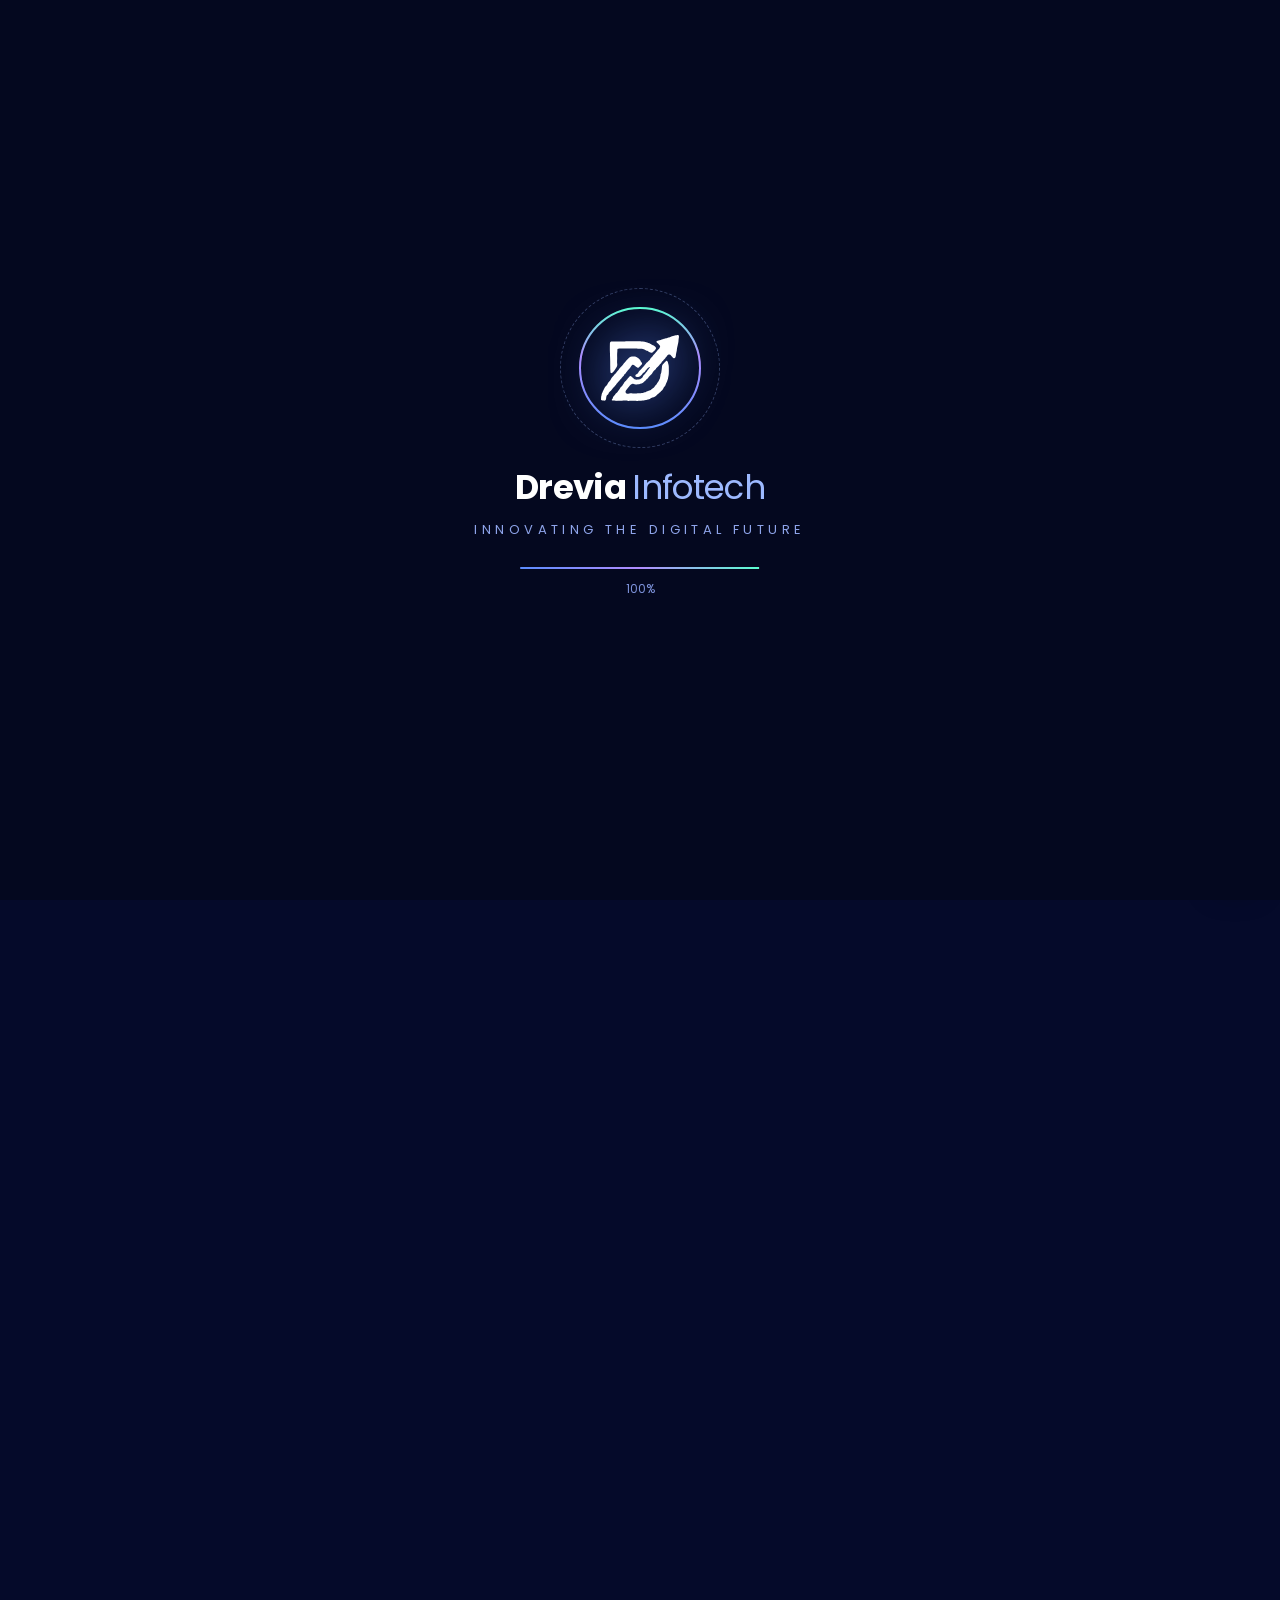
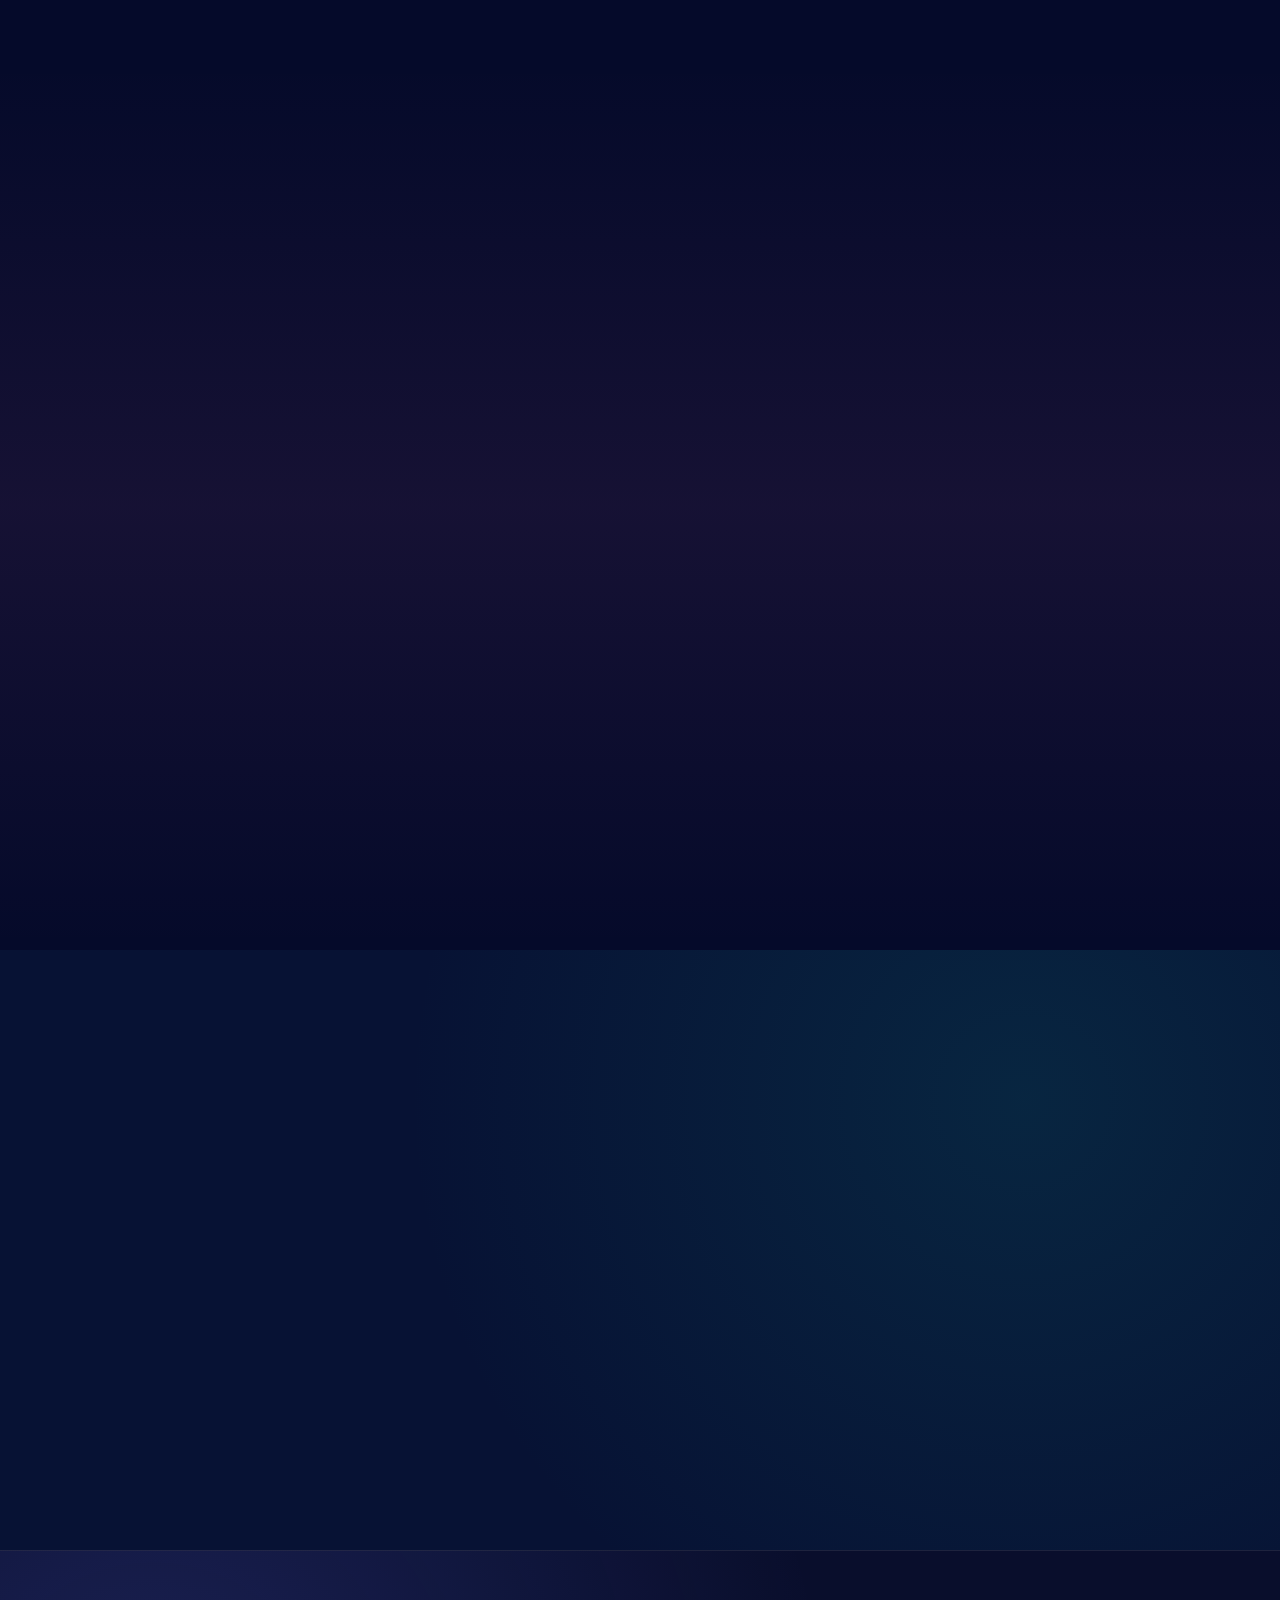
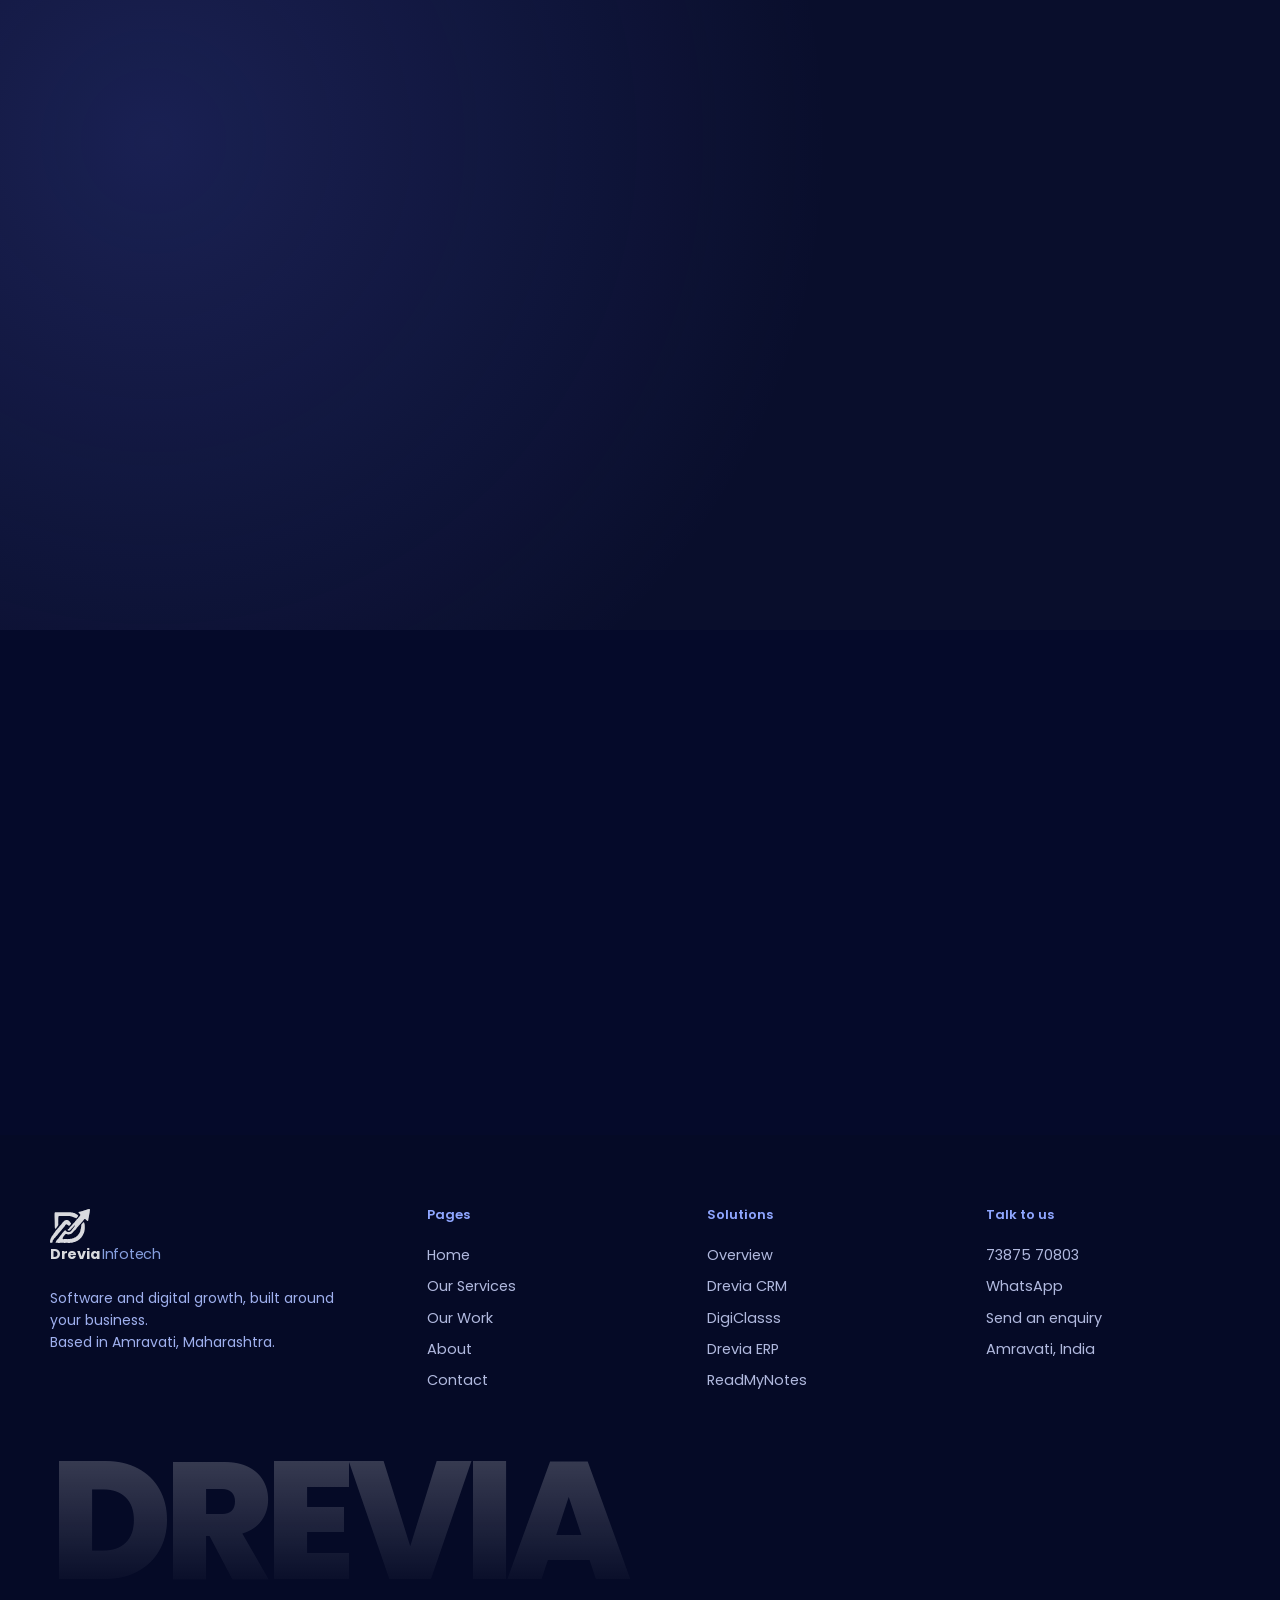
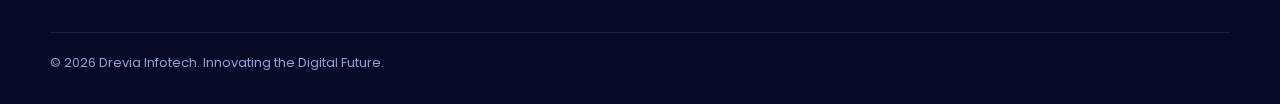
<file: index.html>
<!DOCTYPE html>
<html lang="en"><head><meta charset="utf-8"><meta name="viewport" content="width=device-width,initial-scale=1,viewport-fit=cover">
<title>Software, Apps and Digital Growth in Amravati | Drevia Infotech, Amravati</title><meta name="description" content="Drevia Infotech builds custom mobile apps, ERP and CRM software, websites and digital marketing from Amravati..">
<meta name="theme-color" content="#070d33"><link rel="icon" href="assets/favicon.png">
<link rel="preconnect" href="https://fonts.googleapis.com"><link rel="preconnect" href="https://fonts.gstatic.com" crossorigin>
<link href="https://fonts.googleapis.com/css2?family=Poppins:wght@300;400;500;600;700;800&family=Lora:ital,wght@1,400;1,500&family=Syne:wght@600;700;800&family=Bricolage+Grotesque:opsz,wght@12..96,500;12..96,700;12..96,800&family=Unbounded:wght@400;600;800&family=Fraunces:ital,opsz,wght@0,9..144,500;0,9..144,700;1,9..144,500&family=Space+Grotesk:wght@400;500;700&family=Outfit:wght@400;500;600;800&family=Caveat:wght@600;700&family=Plus+Jakarta+Sans:wght@500;700;800&family=DM+Serif+Display&family=Sora:wght@500;700;800&display=swap" rel="stylesheet"><link rel="stylesheet" href="css/base.css">
<style>
body.home{--bg:#050a2a;--fg:#eef1ff;--acc:#5b8cff;--disp:'Poppins',sans-serif}
.home .aurora{position:absolute;inset:0;overflow:hidden;pointer-events:none}
.home .aurora i{position:absolute;border-radius:50%;filter:blur(90px);opacity:.55;animation:float 14s ease-in-out infinite alternate}
.home .aurora i:nth-child(1){width:46vw;height:46vw;background:#2447d6;left:-10vw;top:-8vw}
.home .aurora i:nth-child(2){width:38vw;height:38vw;background:#6f3bff;right:-8vw;top:6vw;animation-delay:-5s}
.home .aurora i:nth-child(3){width:30vw;height:30vw;background:#00b8d9;left:35vw;bottom:-10vw;opacity:.3;animation-delay:-9s}
@keyframes float{to{transform:translate(6vw,4vw) scale(1.15)}}
.hero{min-height:100svh;padding:calc(var(--ribbon) + var(--nav) + 40px) 0 60px;display:flex;align-items:center;overflow:hidden}
#net{position:absolute;inset:0;width:100%;height:100%}
.hero .grid{display:grid;grid-template-columns:1.25fr .75fr;gap:30px;align-items:center;position:relative;z-index:2}
.hero h1{font-size:clamp(36px,5.6vw,84px);font-weight:800;letter-spacing:-.045em;line-height:.95;margin-bottom:26px}
.hero h1 .sw{display:inline-block;position:relative;height:1.05em;overflow:hidden;vertical-align:bottom;color:#8fb0ff}
.hero h1 .sw .rail{display:block;animation:swap 10s cubic-bezier(.7,0,.2,1) infinite}.hero h1 .sw .rail span{display:block;height:1.05em}
@keyframes swap{0%,18%{transform:translateY(0)}22%,38%{transform:translateY(-20%)}42%,58%{transform:translateY(-40%)}62%,78%{transform:translateY(-60%)}82%,100%{transform:translateY(-80%)}}
.hero p.lead{font-family:'Lora',serif;font-style:italic;font-size:clamp(18px,2.2vw,26px);color:#aebfff;max-width:560px}
.hero .acts{display:flex;gap:14px;flex-wrap:wrap;margin-top:30px}
.hero .tag{display:inline-flex;gap:10px;align-items:center;padding:7px 16px;border:1px solid var(--line);border-radius:99px;background:rgba(255,255,255,.05);font-size:13px;margin-bottom:24px;backdrop-filter:blur(6px)}
.hero .tag i{width:8px;height:8px;border-radius:50%;background:#5bffb0;box-shadow:0 0 12px #5bffb0;animation:blink 1.4s infinite}
.orb{position:relative;aspect-ratio:1;max-width:460px;margin-inline:auto;width:100%}
.orb .core{position:absolute;inset:26%;display:grid;place-items:center;border-radius:50%;background:radial-gradient(circle at 30% 25%,#27388f,#0a1450 70%);box-shadow:0 0 90px rgba(91,140,255,.55),inset 0 0 40px rgba(255,255,255,.12)}
.orb .core img{width:56%;animation:bob 5s ease-in-out infinite;filter:drop-shadow(0 0 20px rgba(120,160,255,.9))}
@keyframes bob{50%{transform:translateY(-8px) rotate(-3deg)}}
.orb .ring{position:absolute;border-radius:50%;border:1px solid rgba(157,185,255,.28);inset:calc(var(--i)*7%);animation:spin 20s linear infinite}
.orb .ring:nth-of-type(2){animation-duration:30s;animation-direction:reverse;border-style:dashed}
.orb .ring:nth-of-type(3){animation-duration:42s}
.orb .chip{position:absolute;left:50%;top:50%;margin:-18px 0 0 -48px;width:96px;height:36px;border-radius:99px;background:rgba(14,22,80,.85);border:1px solid rgba(157,185,255,.35);display:grid;place-items:center;font-size:12px;font-weight:600;backdrop-filter:blur(6px);animation:orbit var(--t) linear infinite;animation-delay:var(--dl)}
@keyframes orbit{from{transform:rotate(0) translateX(var(--r)) rotate(0)}to{transform:rotate(360deg) translateX(var(--r)) rotate(-360deg)}}
.scroll{position:absolute;left:50%;bottom:22px;transform:translateX(-50%);width:24px;height:40px;border:2px solid rgba(255,255,255,.3);border-radius:14px;z-index:3}
.scroll::after{content:"";position:absolute;left:50%;top:7px;width:4px;height:8px;margin-left:-2px;border-radius:2px;background:#fff;animation:sc 1.8s infinite}
@keyframes sc{60%{transform:translateY(12px);opacity:0}}
/* marquee */
.mq{padding:26px 0;border-block:1px solid var(--line);background:rgba(255,255,255,.03);overflow:hidden;white-space:nowrap}
.mq .t{display:inline-flex;gap:50px;animation:mq 34s linear infinite;font-size:clamp(22px,3.5vw,44px);font-weight:700;letter-spacing:-.02em}
.mq .t span{display:inline-flex;align-items:center;gap:50px;color:transparent;-webkit-text-stroke:1px rgba(190,208,255,.6)}
.mq .t span::after{content:"↗";-webkit-text-stroke:0;color:#5b8cff}
.mq:hover .t{animation-play-state:paused}
/* what */
.sec-h{max-width:720px;margin-bottom:56px}
.sec-h h2{font-size:clamp(32px,5vw,64px);font-weight:700}
.sec-h p{color:var(--muted);font-size:17px}
.svc{display:grid;grid-template-columns:repeat(5,1fr);gap:14px}
.svc a{display:flex;flex-direction:column;justify-content:space-between;min-height:340px;padding:26px;border-radius:26px;background:linear-gradient(160deg,rgba(255,255,255,.08),rgba(255,255,255,.02));border:1px solid var(--line);transition:flex .4s,transform .4s,border-color .3s}
.svc a:hover{transform:translateY(-10px);border-color:rgba(157,185,255,.6)}
.svc .i{width:54px;height:54px;border-radius:16px;display:grid;place-items:center;background:linear-gradient(135deg,#3b6fd4,#6f5bff);font-size:24px;box-shadow:0 12px 30px -8px #3b6fd4}
.svc h3{font-size:22px;margin:30px 0 8px}
.svc small{color:var(--muted);font-size:13.5px;line-height:1.5;display:block}
.svc .go{margin-top:18px;font-size:13px;color:#9db9ff;font-weight:600;transition:transform .3s}
.svc a:hover .go{transform:translateX(6px)}
/* stats */
.stats{display:grid;grid-template-columns:repeat(4,1fr);gap:0;border:1px solid var(--line);border-radius:30px;overflow:hidden;background:rgba(255,255,255,.03)}
.stats div{padding:44px 26px;border-right:1px solid var(--line);text-align:left}
.stats div:last-child{border:0}
.stats b{display:block;font-size:clamp(46px,6vw,84px);font-weight:800;letter-spacing:-.04em;line-height:1;background:linear-gradient(180deg,#fff,#7f9bff);-webkit-background-clip:text;background-clip:text;color:transparent}
.stats span{color:var(--muted);font-size:14px}
/* solutions teaser */
.sol-t{display:grid;grid-template-columns:1fr 1fr;gap:60px;align-items:center}
.phone{width:min(290px,80%);aspect-ratio:9/18.5;border-radius:42px;background:#0a0f33;border:8px solid #1b2570;box-shadow:0 50px 100px -30px #3b6fd4,inset 0 0 0 2px rgba(255,255,255,.08);position:relative;overflow:hidden;margin-inline:auto}
.phone::before{content:"";position:absolute;top:8px;left:50%;width:80px;height:20px;margin-left:-40px;background:#000;border-radius:12px;z-index:3}
.phone .scr{position:absolute;inset:0;padding:44px 16px 16px;display:flex;flex-direction:column;gap:10px;animation:slides 12s infinite}
.phone .cardm{border-radius:16px;padding:14px;background:linear-gradient(135deg,rgba(91,140,255,.35),rgba(111,91,255,.2));border:1px solid rgba(255,255,255,.14);font-size:12.5px}
.phone .cardm b{display:block;font-size:15px}
.phone .bar{height:8px;border-radius:6px;background:rgba(255,255,255,.12);overflow:hidden}
.phone .bar i{display:block;height:100%;border-radius:6px;background:linear-gradient(90deg,#5b8cff,#5bffd1);animation:fillb 3s ease-in-out infinite alternate}
@keyframes fillb{from{width:20%}to{width:92%}}
.sol-list{display:grid;gap:12px;margin-top:26px}
.sol-list a{display:flex;align-items:center;gap:16px;padding:18px 20px;border-radius:20px;border:1px solid var(--line);background:rgba(255,255,255,.04);transition:.3s}
.sol-list a:hover{background:rgba(91,140,255,.16);transform:translateX(8px);border-color:rgba(157,185,255,.5)}
.sol-list .e{font-size:26px}.sol-list b{display:block}.sol-list small{color:var(--muted)}
.sol-list .ar{margin-left:auto;color:#9db9ff}
/* how */
.how{display:grid;grid-template-columns:repeat(4,1fr);gap:18px;counter-reset:s}
.how div{padding:28px;border-radius:24px;background:linear-gradient(180deg,rgba(255,255,255,.07),transparent);border:1px solid var(--line);position:relative;overflow:hidden}
.how div::before{counter-increment:s;content:counter(s);position:absolute;right:16px;top:-10px;font-size:110px;font-weight:800;color:rgba(255,255,255,.05)}
.how h4{font-size:19px;margin-bottom:6px}.how p{color:var(--muted);font-size:14px;margin:0}
/* cta */
.big-cta{border-radius:40px;padding:clamp(40px,7vw,90px);text-align:center;background:linear-gradient(135deg,#1c3ac0,#5d3bd1 60%,#0aa3c9);position:relative;overflow:hidden}
.big-cta::before{content:"";position:absolute;inset:0;background:url(assets/logo-mark-white.svg) no-repeat 110% 120%/46%;opacity:.1}
.big-cta h2{font-size:clamp(32px,5.5vw,76px);font-weight:800;position:relative}
.big-cta .acts{display:flex;gap:14px;justify-content:center;flex-wrap:wrap;position:relative}
.big-cta .btn.p{background:#fff;color:#1c2a8f;box-shadow:none}
@media (max-width:980px){
 .hero .grid{grid-template-columns:1fr}.orb{max-width:320px;order:-1;margin-bottom:10px}
 .svc{grid-template-columns:1fr 1fr}.svc a{min-height:260px}.svc a:last-child{grid-column:1/-1}
 .stats{grid-template-columns:1fr 1fr}.stats div:nth-child(2){border-right:0}.stats div:nth-child(-n+2){border-bottom:1px solid var(--line)}
 .sol-t{grid-template-columns:1fr}.how{grid-template-columns:1fr 1fr}
}
@media (max-width:560px){.svc{grid-template-columns:1fr}.how{grid-template-columns:1fr}.stats div{padding:28px 18px}.hero{padding-top:calc(var(--ribbon) + var(--nav) + 20px)}}

.hero::after{content:"";position:absolute;inset:0;background-image:linear-gradient(rgba(120,160,255,.09) 1px,transparent 1px),linear-gradient(90deg,rgba(120,160,255,.09) 1px,transparent 1px);background-size:56px 56px;-webkit-mask-image:radial-gradient(70% 60% at 62% 42%,#000,transparent);mask-image:radial-gradient(70% 60% at 62% 42%,#000,transparent);animation:gm 14s linear infinite;pointer-events:none}
@keyframes gm{to{background-position:56px 56px}}
.stage{position:relative;aspect-ratio:1/1.08;max-width:470px;width:100%;margin-inline:auto}
.stage .glowdisc{position:absolute;inset:10%;border-radius:50%;background:conic-gradient(from 0deg,#2447d6,#8b5cf6,#06b6d4,#2447d6);filter:blur(64px);opacity:.55;animation:spin 14s linear infinite}
.stage .ly{position:absolute;inset:0;transition:transform .25s ease-out}
.dev{position:absolute;left:50%;top:50%;width:44%;aspect-ratio:9/18;margin:-24% 0 0 -22%;border-radius:30px;border:6px solid #1d2b86;background:linear-gradient(180deg,#101a5c,#070d33);box-shadow:0 40px 80px -20px rgba(59,111,212,.7),inset 0 0 0 1px rgba(255,255,255,.1);padding:26px 12px 12px;display:flex;flex-direction:column;gap:9px;animation:fy 6s ease-in-out infinite;overflow:hidden}
.dev::before{content:"";position:absolute;top:6px;left:50%;width:34%;height:9px;margin-left:-17%;border-radius:8px;background:#000}
.dev img{width:26px}.dev .ln{height:7px;border-radius:5px;background:rgba(255,255,255,.14)}
.dev .ring{position:relative;width:62%;margin:4px auto}.dev .ring b{position:absolute;inset:0;display:grid;place-items:center;font-size:15px}
.dev .rg{animation:rgf 4s ease-in-out infinite alternate}
@keyframes rgf{from{stroke-dashoffset:150}to{stroke-dashoffset:16}}
.dev .btnm{margin-top:auto;height:26px;border-radius:99px;background:linear-gradient(90deg,#3b6fd4,#6f5bff);animation:pulse2 2.4s infinite}
@keyframes pulse2{50%{transform:scale(1.05)}}
@keyframes fy{50%{transform:translateY(-14px)}}
.gcard{position:absolute;padding:14px;border-radius:20px;background:rgba(255,255,255,.08);border:1px solid rgba(255,255,255,.2);-webkit-backdrop-filter:blur(14px);backdrop-filter:blur(14px);box-shadow:0 30px 60px -20px rgba(0,0,0,.6);animation:fy 7s ease-in-out infinite}
.g1{left:-2%;top:10%;width:42%;animation-delay:-2s}.g1 small{font-size:11px;color:#b9c9ff}
.g1 .bars{display:flex;gap:5px;align-items:flex-end;height:64px;margin-top:8px}
.g1 .bars i{flex:1;border-radius:5px 5px 0 0;background:linear-gradient(180deg,#5bffd1,#5b8cff);height:20%;animation:bg 3s ease-in-out infinite alternate}
.g1 .bars i:nth-child(2n){animation-delay:-1s}.g1 .bars i:nth-child(3n){animation-delay:-2s}
@keyframes bg{to{height:var(--h)}}
.g2{right:-3%;bottom:12%;width:48%;animation-delay:-4s}
.g2 .bd{display:flex;gap:4px;margin-bottom:10px}.g2 .bd i{width:7px;height:7px;border-radius:50%;background:rgba(255,255,255,.4)}
.g2 .sh1{height:8px;border-radius:5px;margin-bottom:7px;background:linear-gradient(90deg,rgba(255,255,255,.12),rgba(255,255,255,.4),rgba(255,255,255,.12));background-size:200% 100%;animation:shm 2.2s linear infinite}
@keyframes shm{to{background-position:-200% 0}}
.g2 .cb{width:54px;height:20px;border-radius:99px;background:linear-gradient(90deg,#3b6fd4,#6f5bff);margin-top:10px}
.toast{position:absolute;right:2%;top:5%;padding:9px 14px;border-radius:99px;font-size:12px;font-weight:600;background:rgba(255,255,255,.95);color:#0b1550;box-shadow:0 18px 40px -12px #000;opacity:0;transform:translateY(14px) scale(.9);animation:tt 9s infinite}
.t2{animation-delay:3s;top:84%;right:auto;left:2%}.t3{animation-delay:6s;top:92%;right:8%}
@keyframes tt{0%{opacity:0;transform:translateY(14px) scale(.9)}6%,26%{opacity:1;transform:none}33%,100%{opacity:0;transform:translateY(-10px)}}
@media (max-width:980px){.stage{max-width:340px;order:-1;margin-bottom:6px}.g1{left:0}.g2{right:0}.t2{top:88%}.t3{top:96%}}

.hero{min-height:0;padding:calc(var(--ribbon) + var(--nav) + 50px) 0 70px}
.hero .grid{grid-template-columns:1fr 1.08fr;gap:40px}
.hero h1{font-size:clamp(34px,4.7vw,70px);line-height:1}
.hero::after{content:"";position:absolute;inset:0;background-image:linear-gradient(rgba(120,160,255,.09) 1px,transparent 1px),linear-gradient(90deg,rgba(120,160,255,.09) 1px,transparent 1px);background-size:56px 56px;-webkit-mask-image:radial-gradient(70% 60% at 65% 45%,#000,transparent);mask-image:radial-gradient(70% 60% at 65% 45%,#000,transparent);animation:gm 14s linear infinite;pointer-events:none}
@keyframes gm{to{background-position:56px 56px}}
.scene{position:relative;container-type:inline-size;width:100%;max-width:620px;aspect-ratio:1.26/1;margin-inline:auto;--f:2cqw}
.scene .gl{position:absolute;inset:8%;border-radius:50%;background:conic-gradient(from 0deg,#2447d6,#8b5cf6,#06b6d4,#2447d6);filter:blur(60px);opacity:.5;animation:spin 14s linear infinite}
.lap{position:absolute;left:0;top:3%;width:76%;animation:fy 7s ease-in-out infinite}
@keyframes fy{50%{transform:translateY(-1.8cqw)}}
.lscr{aspect-ratio:16/10.6;background:#0b1450;border:.9cqw solid #1d2b86;border-radius:1.5cqw 1.5cqw 0 0;overflow:hidden;box-shadow:0 3cqw 7cqw -2cqw rgba(59,111,212,.75)}
.lbase{height:1.5cqw;margin:0 -4%;background:linear-gradient(#d5ddff,#8795d4);border-radius:0 0 2cqw 2cqw}
.lbar{display:flex;align-items:center;gap:.7cqw;padding:1cqw 1.8cqw;background:#121c63;font-size:calc(var(--f)*1.05)}
.lbar i{width:1cqw;height:1cqw;border-radius:50%;background:#ff5f57}.lbar i:nth-child(2){background:#febc2e}.lbar i:nth-child(3){background:#28c840}
.lbar span{font-weight:700;margin-left:1.2cqw;font-size:calc(var(--f)*1.15)}.lbar em{margin-left:auto;font-style:normal;opacity:.65}
.inv{padding:1.2cqw 2.4cqw 1.2cqw 2cqw;font-size:var(--f);color:#eef1ff}
.th,.tr{display:grid;grid-template-columns:1.3fr .6fr 1fr 1fr;gap:.6cqw;padding:.6cqw 0}
.th span:nth-child(n+2),.tr span:nth-child(n+2){text-align:right}
.th{color:#8fa6ff;border-bottom:1px solid rgba(255,255,255,.18);font-size:calc(var(--f)*.9)}
.tr{border-bottom:1px dashed rgba(255,255,255,.12);opacity:0}
.scene.in .tr{animation:rowin .6s forwards;animation-delay:calc(.5s + var(--k)*.3s)}
@keyframes rowin{from{opacity:0;transform:translateX(-14px)}to{opacity:1;transform:none}}
.sm{margin:1cqw 0 0 auto;width:56%}
.sm>div{display:flex;justify-content:space-between;padding:.35cqw 0;color:#c7d3ff}
.sm .gt{margin-top:.6cqw;padding:.9cqw 1.2cqw;border-radius:1cqw;background:linear-gradient(90deg,#3b6fd4,#6f5bff);color:#fff;font-size:calc(var(--f)*1.15);font-weight:700}
.scene.in .gt{animation:pu 3s 1.8s infinite}@keyframes pu{50%{box-shadow:0 0 0 .8cqw rgba(111,91,255,.3)}}
.webc{position:absolute;left:5%;bottom:0;width:36%;padding:1.4cqw;border-radius:2cqw;background:rgba(255,255,255,.1);border:1px solid rgba(255,255,255,.22);-webkit-backdrop-filter:blur(14px);backdrop-filter:blur(14px);box-shadow:0 3cqw 6cqw -2cqw #000;animation:fy 8s -3s ease-in-out infinite;font-size:var(--f)}
.wb{display:flex;gap:.5cqw;align-items:center;margin-bottom:1cqw}.wb i{width:.9cqw;height:.9cqw;border-radius:50%;background:rgba(255,255,255,.45)}.wb span{margin-left:.8cqw;font-size:calc(var(--f)*.8);opacity:.7}
.wh1{font-weight:700;font-size:calc(var(--f)*1.4);margin-bottom:.8cqw}
.sh1{height:.9cqw;border-radius:1cqw;margin-bottom:.7cqw;background:linear-gradient(90deg,rgba(255,255,255,.14),rgba(255,255,255,.45),rgba(255,255,255,.14));background-size:200% 100%;animation:shm 2.2s linear infinite}
@keyframes shm{to{background-position:-200% 0}}
.wcb{width:7cqw;height:2.2cqw;border-radius:99px;background:linear-gradient(90deg,#3b6fd4,#6f5bff);margin-top:1cqw}
.ph2{position:absolute;right:0;bottom:0;width:27%;aspect-ratio:9/18;border-radius:3.6cqw;border:.8cqw solid #1d2b86;background:linear-gradient(180deg,#101a5c,#070d33);box-shadow:0 3cqw 7cqw -2cqw rgba(59,111,212,.8);padding:3.4cqw 1.5cqw 1.5cqw;display:flex;flex-direction:column;gap:1cqw;font-size:calc(var(--f)*.88);animation:fy 6s -2s ease-in-out infinite;overflow:hidden}
.notch{position:absolute;top:.9cqw;left:50%;width:30%;height:1.1cqw;margin-left:-15%;border-radius:1cqw;background:#000}
.ptabs{display:flex;background:rgba(255,255,255,.08);border-radius:99px;padding:.3cqw}.ptabs b{flex:1;text-align:center;padding:.5cqw 0;border-radius:99px;font-weight:600;font-size:calc(var(--f)*.85);color:#9db0ff}.ptabs b.on{background:#3b6fd4;color:#fff}
.kp2{display:grid;grid-template-columns:1fr 1fr;gap:.8cqw}.kp2 div{background:rgba(255,255,255,.08);border-radius:1.2cqw;padding:.9cqw 1cqw}.kp2 em{font-style:normal;font-weight:800;font-size:calc(var(--f)*1.7);display:block;line-height:1.1}.kp2 span{font-size:calc(var(--f)*.75);color:#9db0ff}
.lst2{display:grid;gap:.8cqw}.it{display:flex;gap:.9cqw;align-items:center;background:rgba(255,255,255,.07);border-radius:1.2cqw;padding:.8cqw .9cqw}
.it i{width:2.8cqw;height:2.8cqw;border-radius:50%;background:#3b6fd4;display:grid;place-items:center;font-style:normal;font-size:calc(var(--f)*.9);flex:none}
.it b{display:block;font-size:calc(var(--f)*.9)}.it span{font-size:calc(var(--f)*.72);color:#a9b8ff;line-height:1.3;display:block}
.lst2 .it:first-child{animation:ni 6s infinite}@keyframes ni{0%,70%{background:rgba(255,255,255,.07)}80%,90%{background:rgba(91,140,255,.4)}}
.pbtn{margin-top:auto;display:grid;grid-template-columns:1fr 1fr;gap:.7cqw}.pbtn span{text-align:center;padding:.8cqw 0;border-radius:99px;background:linear-gradient(90deg,#3b6fd4,#6f5bff);font-size:calc(var(--f)*.75);font-weight:600}
.sv{padding:clamp(50px,6vw,80px) 0}.sv .sec-h{margin-bottom:34px}.sv .sec-h h2{font-size:clamp(28px,4vw,50px)}
.svc{grid-template-columns:repeat(4,1fr)}.svc a{min-height:230px;padding:22px}.svc a:last-child{grid-column:auto}.svc h3{margin:22px 0 6px;font-size:20px}
.cs{padding-top:0;background:linear-gradient(180deg,transparent,rgba(244,114,182,.07),transparent)}
.kick{display:inline-block;padding:5px 14px;border-radius:99px;border:1px solid rgba(244,114,182,.5);color:#f9a8d4;font-size:12.5px;font-weight:600;margin-bottom:14px}
.ct2{display:grid;grid-template-columns:1.1fr .9fr;gap:40px;align-items:center}
.ct2 h2{font-size:clamp(30px,4.2vw,54px);font-weight:700}
.adv2{list-style:none;padding:0;margin:18px 0 24px;display:grid;grid-template-columns:1fr 1fr;gap:10px}.adv2 li{padding:12px 14px 12px 38px;border-radius:14px;background:rgba(255,255,255,.05);border:1px solid var(--line);font-size:14px;color:var(--muted);position:relative}.adv2 li::before{content:"✓";position:absolute;left:14px;color:#f472b6;font-weight:800}.adv2 b{color:#fff}
.cs .btn.p{--btnbg:linear-gradient(135deg,#f472b6,#8b5cf6);box-shadow:0 14px 40px -14px #f472b6}
.mini{display:grid;grid-template-columns:repeat(3,1fr);gap:10px;padding:16px;border-radius:26px;border:1px solid rgba(244,114,182,.3);background:rgba(255,255,255,.04);box-shadow:0 40px 80px -40px #f472b6}
.mc{background:rgba(255,255,255,.05);border-radius:16px;padding:10px;min-height:170px}.mc h6{margin:0 0 10px;font-size:12px;color:#f9a8d4;font-family:'Poppins'}
.c1{display:block;padding:9px 10px;border-radius:10px;background:rgba(255,255,255,.09);font-size:12px;margin-bottom:7px}.c1.mv{animation:mvv 7s ease-in-out infinite;border:1px solid #f472b6}
@keyframes mvv{0%,25%{transform:translateX(0)}45%,75%{transform:translateX(calc(100% + 10px));background:rgba(244,114,182,.35)}95%,100%{transform:translateX(0)}}
.ih{margin:46px 0 16px;font-size:clamp(20px,2.4vw,28px);display:flex;align-items:center;gap:12px;flex-wrap:wrap}
.ih i,.ii i{font-style:normal;font-size:11px;font-weight:600;padding:3px 11px;border-radius:99px;background:rgba(251,191,36,.14);color:#fbbf24;border:1px solid rgba(251,191,36,.35);white-space:nowrap}
.ind2{display:grid;grid-template-columns:repeat(3,1fr);gap:10px}
.ii{display:flex;gap:12px;align-items:center;padding:14px 16px;border-radius:18px;border:1px solid var(--line);background:rgba(255,255,255,.04);transition:.3s}
.ii:hover{transform:translateY(-4px);border-color:#f472b6}.ii>span{font-size:24px}.ii b{display:block;font-size:14.5px}.ii small{color:var(--muted);font-size:12px;line-height:1.3;display:block}.ii i{margin-left:auto}
.ii.feat{background:linear-gradient(135deg,rgba(244,114,182,.2),rgba(139,92,246,.12));border-color:#f472b6}
.big-cta{padding:clamp(34px,5vw,64px)}.big-cta h2{font-size:clamp(28px,4.4vw,56px)}
@media (max-width:980px){.hero .grid{grid-template-columns:1fr;gap:28px}.scene{max-width:520px}.svc{grid-template-columns:1fr 1fr}.ct2{grid-template-columns:1fr}.ind2{grid-template-columns:1fr 1fr}}
@media (max-width:700px){
 .hero{padding-bottom:50px}.hero h1{font-size:clamp(32px,9vw,44px)}
 
 
 .svc a{min-height:0;padding:16px}.svc small,.svc .go{display:none}.svc h3{margin:14px 0 0;font-size:16px}.svc .i{width:44px;height:44px;font-size:20px}
 .adv2{grid-template-columns:1fr}.mini{grid-template-columns:1fr 1fr 1fr;padding:10px}.mc{min-height:0}.ind2{grid-template-columns:1fr 1fr;gap:8px}.ii small,.ii i{display:none}.ii{padding:12px;gap:10px}.ii b{font-size:13px}.ii>span{font-size:20px}
}

.ph2:hover,.ph2:focus-within{animation-play-state:paused}
.ph2{container-type:inline-size;font-size:5.6cqw;padding:12cqw 5cqw 5cqw;gap:4cqw;border-radius:16cqw;border-width:3cqw;aspect-ratio:9/18.2}
.ph2 .notch{top:3cqw;height:4cqw;border-radius:4cqw}
#ph .ptabs{padding:1cqw;display:flex;border-radius:99px}
#ph .ptabs button{flex:1;border:0;background:transparent;color:#9db0ff;font:600 5.2cqw 'Poppins',sans-serif;padding:2.4cqw 0;border-radius:99px;cursor:pointer;transition:.25s}
#ph .ptabs button.on{background:#3b6fd4;color:#fff}
#ph .pv{display:none;flex-direction:column;gap:3.4cqw;min-height:0;animation:pvin .35s}#ph .pv.on{display:flex}
@keyframes pvin{from{opacity:0;transform:translateY(8px)}}
#ph .kp2{display:grid;grid-template-columns:1fr 1fr;gap:3cqw}
#ph .kp2 div{background:rgba(255,255,255,.08);border-radius:5cqw;padding:3cqw 3.4cqw}
#ph .kp2 em{font-style:normal;font-weight:800;font-size:11cqw;display:block;line-height:1.1}
#ph .kp2 span{font-size:4.4cqw;color:#9db0ff}
#ph .lst2{display:grid;gap:3cqw}
#ph .it{display:flex;gap:3cqw;align-items:center;background:rgba(255,255,255,.07);border-radius:5cqw;padding:3cqw;width:100%;border:0;color:#fff;text-align:left;font:inherit;animation:pvin .4s}
#ph button.it{cursor:pointer}
#ph .it i{width:10cqw;height:10cqw;border-radius:50%;background:#3b6fd4;display:grid;place-items:center;font-style:normal;font-size:5cqw;flex:none}
#ph .it b{display:block;font-size:5.4cqw;line-height:1.2}
#ph .it span{font-size:4.4cqw;color:#a9b8ff;display:block;line-height:1.25}
#ph .it .st{margin-left:auto;font-size:3.8cqw;font-weight:700;padding:1.2cqw 3cqw;border-radius:99px;background:rgba(91,140,255,.3);color:#cfe0ff;flex:none}
#ph .it .st.s1{background:rgba(251,191,36,.25);color:#fde68a}#ph .it .st.s2{background:rgba(34,197,94,.28);color:#bbf7d0}
#ph .pt{font-size:4cqw;color:#8fa3ee;text-align:center;margin:0}
#ph .pbtn{margin-top:auto;display:grid;grid-template-columns:1fr 1fr;gap:2.6cqw}
#ph .pbtn button{border:0;border-radius:99px;padding:3.2cqw 1cqw;background:linear-gradient(90deg,#3b6fd4,#6f5bff);color:#fff;font:600 4.6cqw 'Poppins',sans-serif;cursor:pointer;transition:transform .15s}
#ph .pbtn button:active{transform:scale(.94)}
.ptoast{position:absolute;left:5cqw;right:5cqw;bottom:20cqw;padding:3cqw;border-radius:4cqw;background:#fff;color:#0b1550;font-size:4.6cqw;font-weight:600;text-align:center;opacity:0;transform:translateY(10px);transition:.3s;pointer-events:none}
.ptoast.on{opacity:1;transform:none}
.demo{padding:0 0 clamp(40px,5vw,70px);margin-top:-10px}
.db{display:grid;grid-template-columns:1.3fr .7fr;gap:30px;align-items:center;padding:clamp(26px,4vw,48px);border-radius:32px;background:linear-gradient(120deg,rgba(244,114,182,.18),rgba(91,140,255,.16));border:1px solid rgba(255,255,255,.18);position:relative;overflow:hidden;box-shadow:0 40px 90px -50px #8b5cf6}
.db h2{font-size:clamp(28px,3.8vw,48px);font-weight:800;margin:6px 0 0}
.dsub{font-size:14px;color:#f9a8d4;font-weight:600;letter-spacing:.02em;margin:4px 0 14px}
.dp{color:var(--muted);max-width:520px}
.db .btn.p{--btnbg:linear-gradient(135deg,#f472b6,#8b5cf6);box-shadow:0 14px 40px -14px #f472b6}
.dvis{list-style:none;margin:0;padding:0;display:grid;gap:10px}
.dvis li{padding:14px 16px 14px 46px;border-radius:16px;background:rgba(255,255,255,.07);border:1px solid var(--line);font-size:14px;color:var(--muted);position:relative}
.dvis li::before{content:"✓";position:absolute;left:14px;top:50%;margin-top:-13px;width:26px;height:26px;border-radius:50%;background:#f472b6;color:#fff;display:grid;place-items:center;font-size:14px;font-weight:800}
.dvis b{color:#fff}
#ph .kp2{align-items:start}#ph .pv{flex:none}
@media (min-width:701px){#ph.ph2{border-radius:32px;border-width:6px;padding:30px 11px 11px;gap:9px}}
@media (max-width:980px){.db{grid-template-columns:1fr}}
@media (max-width:700px){
 .hero{padding:calc(var(--ribbon) + var(--nav) + 26px) 0 36px}
 .hero .grid{gap:26px}.hero .tag{font-size:12px;padding:6px 12px;margin-bottom:16px}
 .hero h1{font-size:clamp(34px,10vw,46px);letter-spacing:-.04em}
 .hero p.lead{font-size:17px}
 .hero .acts{display:grid;grid-template-columns:1fr;gap:10px}.hero .acts .btn{justify-content:center;width:100%}
 .scene{aspect-ratio:auto;display:flex;justify-content:center;max-width:none}.scene .gl{inset:10% 15%}
 .lap,.webc{display:none}
 #ph{position:relative;right:auto;bottom:auto;width:min(272px,78vw);animation:none}
 .db{padding:24px 20px;border-radius:26px}.db .acts{display:grid;grid-template-columns:1fr 1fr;gap:10px}.db .acts .btn{justify-content:center;padding:14px 10px}
 .sv{padding:36px 0}.pad{padding-top:44px;padding-bottom:44px}
}
</style></head>
<body class="home loading">
<div id="loader" aria-label="Loading Drevia Infotech">
<div class="aur"></div><div class="panel t"></div><div class="panel b"></div><div class="lg-sweep"></div>
<div class="core">
 <div class="lg-mark"><svg viewBox="0 0 132 132"><defs><linearGradient id="lgg" x1="0" x2="1"><stop offset="0" stop-color="#5b8cff"/><stop offset=".6" stop-color="#b18cff"/><stop offset="1" stop-color="#5bffd1"/></linearGradient></defs><circle class="c1" cx="66" cy="66" r="60"/><circle class="c2" cx="66" cy="66" r="60"/></svg><img src="assets/logo-mark-white.svg" alt="Drevia Infotech logo"></div>
 <div class="lg-name" data-lg><span class="ch" style="--k:0">D</span><span class="ch" style="--k:1">r</span><span class="ch" style="--k:2">e</span><span class="ch" style="--k:3">v</span><span class="ch" style="--k:4">i</span><span class="ch" style="--k:5">a</span> <em><span class="ch" style="--k:7">I</span><span class="ch" style="--k:8">n</span><span class="ch" style="--k:9">f</span><span class="ch" style="--k:10">o</span><span class="ch" style="--k:11">t</span><span class="ch" style="--k:12">e</span><span class="ch" style="--k:13">c</span><span class="ch" style="--k:14">h</span></em></div>
 <div class="lg-tag">INNOVATING THE DIGITAL FUTURE</div>
 <div class="lg-bar"><i></i></div><div class="lg-pct">0%</div>
</div></div><div class="progress"></div><div id="glow"></div><header class="nav"><div class="wrap">
<a class="brand" href="index.html" aria-label="Drevia Infotech home"><img src="assets/logo-mark.svg" alt="" class="lm"><div>Drevia <span>Infotech</span></div></a>
<nav class="links" aria-label="Main"><a class="l on" href="index.html">Home</a><a class="l" href="services.html">Our Services</a><a class="l" href="work.html">Our Work</a><a class="l" href="about.html">About</a><a class="l" href="contact.html">Contact</a>
<div class="cta-wrap"><button class="cta" aria-haspopup="true" aria-expanded="false">Solutions <svg width="14" height="14" viewBox="0 0 24 24" fill="none" stroke="currentColor" stroke-width="2.5"><path d="m6 9 6 6 6-6"/></svg></button>
<div class="menu" role="menu"><a href="drevia-crm.html"><span class="ic" style="background:rgba(244,114,182,.18)">🎯</span><span><b>Drevia CRM</b><small>Leads, follow-ups and pipeline for every industry</small></span></a><a href="digiclasss.html"><span class="ic" style="background:rgba(45,212,191,.18)">🎓</span><span><b>DigiClasss</b><small>One app for institutes, teachers, students, parents</small></span></a><a href="drevia-erp.html"><span class="ic" style="background:rgba(52,211,153,.18)">📊</span><span><b>Drevia ERP</b><small>Billing, stock, HR and reports in one system</small></span></a><a href="readmynotes.html"><span class="ic" style="background:rgba(250,204,21,.18)">📚</span><span><b>ReadMyNotes</b><small>University-wise notes, papers and material</small></span></a><a class="all" href="solutions.html">See all solutions overview</a></div></div></nav>
<button class="burger" aria-label="Open menu"><i></i><i></i><i></i></button></div></header>
<div class="drawer" aria-label="Mobile menu"><a href="index.html">Home</a><a href="services.html">Our Services</a><a href="work.html">Our Work</a><a href="about.html">About</a><a href="contact.html">Contact</a><small>Solutions</small><a class="s" href="solutions.html">All solutions</a><a class="s" href="drevia-crm.html">Drevia CRM</a><a class="s" href="digiclasss.html">DigiClasss</a><a class="s" href="drevia-erp.html">Drevia ERP</a><a class="s" href="readmynotes.html">ReadMyNotes</a><a href="https://wa.me/917387570803" style="color:#7dffb0;font-size:18px;margin-top:20px">WhatsApp us: 73875 70803</a></div>
<main>
<section class="hero"><div class="aurora"><i></i><i></i><i></i></div>
<div class="wrap"><div class="grid"><div>
<div class="tag" data-r="blur"><i></i> Information Technology company in Amravati</div>
<h1><span data-split>We build software your</span> <span class="sw" aria-label="business"><span class="rail"><span>business</span><span>institute</span><span>shop</span><span>brand</span><span>business</span></span></span> <span data-split>runs on.</span></h1>
<p class="lead" data-r="blur" style="--d:.5s">Software and digital growth, built around your business.</p>
<div class="acts" data-r="up" style="--d:.7s"><a class="btn p" href="contact.html" data-mag>Start your project</a><button class="btn g" type="button" data-demo data-mag>Book free CRM demo</button></div></div>
<div class="scene" data-r="zoom" style="--d:.4s"><div class="gl"></div>
<div class="lap" aria-hidden="true"><div class="lscr"><div class="lbar"><i></i><i></i><i></i><span>Billing Software</span><em>Invoice #1042</em></div>
<div class="inv"><div class="th"><span>Item</span><span>Qty</span><span>Price</span><span>Amount</span></div>
<div class="tr" style="--k:0"><span>Item 1</span><span>2</span><span>₹500</span><span>₹1,000</span></div>
<div class="tr" style="--k:1"><span>Item 2</span><span>1</span><span>₹1,200</span><span>₹1,200</span></div>
<div class="tr x" style="--k:2"><span>Item 3</span><span>3</span><span>₹300</span><span>₹900</span></div>
<div class="sm"><div><span>Subtotal</span><b>₹3,100</b></div><div><span>Tax (18%)</span><b>₹558</b></div><div class="gt"><span>Grand total</span><b>₹3,658</b></div></div></div></div><div class="lbase"></div></div>
<div class="webc" aria-hidden="true"><div class="wb"><i></i><i></i><i></i><span>yourbusiness.com</span></div><div class="wh1">Website</div><div class="sh1"></div><div class="sh1" style="width:60%"></div><div class="wcb"></div></div>
<div class="ph2" id="ph"><div class="notch"></div>
<div class="ptabs" role="tablist"><button type="button" class="on" data-pv="0" role="tab">Dashboard</button><button type="button" data-pv="1" role="tab">CRM</button></div>
<div class="pv on" data-v="0"><div class="kp2"><div><em id="kl">24</em><span>New leads</span></div><div><em id="kf">9</em><span>Follow-ups</span></div></div><div class="lst2" id="act"></div></div>
<div class="pv" data-v="1"><div class="lst2" id="leads"></div><p class="pt">Tap a lead to move it forward</p></div>
<div class="pbtn"><button type="button" id="addL">+ New lead</button><button type="button" id="addF">+ Follow-up</button></div><div class="ptoast" id="pt"></div></div></div></div></div></section>
<nav class="home-quick" aria-label="Jump to a solution">
<div class="wrap home-quick-in">
  <span>Explore Drevia</span>
  <a href="#home-crm">CRM &#8599;</a>
  <a href="#home-digiclasss">DigiClasss &#8599;</a>
  <a href="#home-websites">Business Websites &#8599;</a>
</div>
</nav>
<section class="demo"><div class="wrap"><div class="db" data-r="up"><div class="dtxt"><span class="kick">Free demo</span><h2>Book a Free CRM Demo</h2><p class="dsub">CRM Software by Drevia Infotech</p>
<p class="dp">See how Drevia CRM captures every lead and reminds your team to follow up. A free 30-minute walkthrough at a time that suits you.</p>
<div class="acts"><button class="btn p" type="button" data-demo data-mag>Book Demo</button><a class="btn g" href="drevia-crm.html" data-mag>Know More</a></div></div>
<ul class="dvis"><li><b>Free</b> and no obligation</li><li><b>30 minutes</b> with our team</li><li><b>Your time</b> between 9 AM and 8:30 PM</li></ul></div></div></section>
<section class="pad sv"><div class="wrap">
<div class="sec-h" data-r="up"><h2>Four services, one team.</h2></div>
<div class="svc">
<a class="spot" href="services.html#apps" data-r="up" data-tilt="6"><div><div class="i">📱</div><h3>Custom mobile apps</h3><small>Customer apps, staff apps, loyalty, live tracking. Android and iOS.</small></div><span class="go">View service ↗</span></a>
<a class="spot" href="services.html#erp" data-r="up" style="--d:.08s" data-tilt="6"><div><div class="i">🧩</div><h3>ERP and CRM</h3><small>Sales, stock, leads, HR and payroll in one system.</small></div><span class="go">View service ↗</span></a>
<a class="spot" href="services.html#web" data-r="up" style="--d:.16s" data-tilt="6"><div><div class="i">🌐</div><h3>Custom websites</h3><small>Business sites, online stores, booking forms, easy admin panel.</small></div><span class="go">View service ↗</span></a>
<a class="spot" href="services.html#marketing" data-r="up" style="--d:.24s" data-tilt="6"><div><div class="i">📈</div><h3>Digital marketing</h3><small>SEO, ChatGPT and Gemini visibility, Google Business Profile, ads.</small></div><span class="go">View service ↗</span></a>

</div></div></section>
<section class="pad cs" id="home-crm"><div class="wrap"><div class="ct2"><div data-r="left"><span class="kick">Our product</span><h2>Drevia CRM. Never lose a lead again.</h2>
<p class="muted">Capture every enquiry, remember every follow-up and see your whole pipeline in one place. Shaped for the way your industry sells.</p>
<ul class="adv2"><li><b>Capture</b> every lead in one place</li><li><b>Remind</b> your team to follow up</li><li><b>See</b> the pipeline at a glance</li><li><b>Assign</b> leads and track your team</li></ul>
<div class="acts"><a class="btn p" href="drevia-crm.html" data-mag>Explore Drevia CRM</a><a class="btn g" href="solutions.html" data-mag>All solutions</a></div></div>
<div class="mini" data-r="right"><div class="mc"><h6>New lead</h6><span class="c1">Rahul S.</span><span class="c1">Priya P.</span></div><div class="mc"><h6>Follow-up</h6><span class="c1">Amit J.</span><span class="c1 mv">Neha K.</span></div><div class="mc"><h6>Won</h6><span class="c1">Sagar D.</span></div></div></div>
<h3 class="ih" data-r="up">Made for your industry</h3><div class="ind2"><div class="ii feat" data-r="up" style="--d:0.00s"><span>🏠</span><div><b>Real Estate</b><small>Enquiries, site visits and bookings</small></div></div><div class="ii" data-r="up" style="--d:0.07s"><span>🎓</span><div><b>Education</b><small>Admission enquiries to enrolments</small></div></div><div class="ii" data-r="up" style="--d:0.14s"><span>🏥</span><div><b>Healthcare</b><small>Appointments and patient follow-ups</small></div></div><div class="ii" data-r="up" style="--d:0.00s"><span>🚗</span><div><b>Automobile</b><small>Test drives and finance leads</small></div></div><div class="ii" data-r="up" style="--d:0.07s"><span>💎</span><div><b>Jewellery and Retail</b><small>Customers, occasions, wishlists</small></div></div><div class="ii" data-r="up" style="--d:0.14s"><span>💇</span><div><b>Salons and Wellness</b><small>Rebookings and offers</small></div></div><div class="ii" data-r="up" style="--d:0.00s"><span>🍽️</span><div><b>Restaurants and Cafes</b><small>Guests, events and offers</small></div></div><div class="ii" data-r="up" style="--d:0.07s"><span>🏦</span><div><b>Finance and Insurance</b><small>Renewals and call follow-ups</small></div></div><div class="ii" data-r="up" style="--d:0.14s"><span>🏗️</span><div><b>Construction and Interiors</b><small>Quotes and project stages</small></div></div></div></div></section>
<!-- DigiClasss: dedicated education product -->
<section class="home-product home-digi" id="home-digiclasss">
 <div class="wrap home-product-grid">
  <div class="home-product-copy" data-r="left">
   <span class="home-eyebrow">02 / Education technology</span>
   <h2>DigiClasss. <em>One connected institute.</em></h2>
   <p>Connect institute owners, teachers, students and parents. Manage attendance, fees, assignments, notices and everyday communication from one platform.</p>

   <div class="home-benefits">
    <span>Attendance &amp; fees</span>
    <span>Students &amp; teachers</span>
    <span>Parents &amp; notices</span>
   </div>

   <div class="home-product-buttons">
    <button class="btn p" type="button" data-demo data-demo-product="DigiClasss">Book a Demo &#8599; </button>
    <a class="btn g" href="digiclasss.html">Know More &#8599;</a>
   </div>
  </div>

  <div class="home-preview home-school" data-r="right" aria-label="Illustrative DigiClasss dashboard">
   <div class="home-preview-head">
    <span>&#127891; DigiClasss</span>
    <small>&#9679; Connected</small>
   </div>
   <div class="home-preview-sub">
    Institute dashboard
    <small>Today's overview</small>
   </div>
   <div class="home-preview-stats">
    <div>
     <small>Attendance</small>
     <strong>94%</strong>
     <span>Illustrative</span>
    </div>
    <div>
     <small>Active students</small>
     <strong>1,240</strong>
     <span>Illustrative</span>
    </div>
   </div>
   <div class="home-preview-notice">
    <span>&#10003;</span>
    <div>
     <b>Notice delivered</b>
     <small>Keep everyone informed</small>
    </div>
   </div>
   <small class="home-preview-disclaimer">Illustrative interface, not live statistics</small>
  </div>
 </div>
</section>

<!-- Business Websites: dedicated service section -->
<section class="home-product home-websites" id="home-websites">
 <div class="wrap">
  <div class="home-product-grid">
   <div class="home-product-copy" data-r="left">
    <span class="home-eyebrow">03 / Websites and web applications</span>
    <h2>A website built <em>for your business.</em></h2>
    <p>From a premium static site to a dynamic platform with an admin panel, e-commerce store or custom web application â€” tailored to how your business works.</p>

    <div class="home-product-buttons">
     <a class="btn p" href="contact.html">Build Your Website &#8599;</a>
     <a class="btn g" href="services.html#web">Know More &#8599;</a>
    </div>
   </div>

   <div class="home-web-preview" data-r="right" aria-label="Illustrative business website design">
    <div class="home-browser">
     <div class="home-browser-bar">
      <i></i><i></i><i></i>
      <span>yourbusiness.com</span>
     </div>
     <div class="home-browser-body">
      <small>YOUR BUSINESS, ONLINE</small>
      <strong>Make a first impression that lasts.</strong>
      <b>Explore services &#8599;</b>
      <div class="home-browser-lines">
       <i></i><i></i><i></i>
      </div>
     </div>
    </div>
    <div class="home-phone">
     <small>MOBILE READY</small>
     <strong>Your brand,<br>everywhere.</strong>
     <i></i><i></i>
    </div>
   </div>
  </div>

  <div class="home-industries" data-r="up">
   <h3>Whatever your business, we can build it.</h3>
   <div class="home-industry-tags">
    <span>Static Websites</span>
    <span>Dynamic Websites + Admin Panel</span>
    <span>E-commerce</span>
    <span>Institute Websites</span>
    <span>Restaurants &amp; CafÃ©s</span>
    <span>Real Estate</span>
    <span>Hospitals &amp; Clinics</span>
    <span>Jewellery Shops</span>
    <span>Business &amp; Office Websites</span>
    <span>Custom Web Apps</span>
   </div>
  </div>
 </div>
</section>
<section class="pad" style="padding-top:0"><div class="wrap"><div class="big-cta" data-r="zoom"><h2>Have a problem worth solving with software?</h2><p style="position:relative;font-size:18px;opacity:.9">Call us on 73875 70803 or send us the details.</p>
<div class="acts"><a class="btn p" href="tel:+917387570803" data-mag>Call 73875 70803</a><a class="btn g" href="contact.html" data-mag>Fill the enquiry form</a></div></div></div></section>
</main>
<footer class="ft"><div class="wrap">
<div class="fgrid"><div><a class="brand" href="index.html" style="color:#fff"><img src="assets/logo-mark-white.svg" alt=""><div>Drevia <span>Infotech</span></div></a>
<p style="margin:16px 0 0;max-width:300px;color:#9fb0ee;font-size:14px">Software and digital growth, built around your business.<br>Based in Amravati, Maharashtra.</p></div>
<div><h5>Pages</h5><a href="index.html">Home</a><a href="services.html">Our Services</a><a href="work.html">Our Work</a><a href="about.html">About</a><a href="contact.html">Contact</a></div><div><h5>Solutions</h5><a href="solutions.html">Overview</a><a href="drevia-crm.html">Drevia CRM</a><a href="digiclasss.html">DigiClasss</a><a href="drevia-erp.html">Drevia ERP</a><a href="readmynotes.html">ReadMyNotes</a></div>
<div><h5>Talk to us</h5><a href="tel:+917387570803">73875 70803</a><a href="https://wa.me/917387570803">WhatsApp</a><a href="contact.html">Send an enquiry</a><a href="contact.html#map">Amravati, India</a></div></div>
<div class="big" aria-hidden="true">DREVIA</div>
<div class="fbot"><span>© 2026 Drevia Infotech. Innovating the Digital Future.</span></div></div></footer>
<div class="fab"><a class="wa" href="https://wa.me/917387570803" aria-label="WhatsApp Drevia Infotech"><svg width="26" height="26" viewBox="0 0 24 24" fill="currentColor"><path d="M20.5 3.5A11 11 0 0 0 3.2 17.3L2 22l4.8-1.2A11 11 0 1 0 20.5 3.5zm-8.4 17a9 9 0 0 1-4.6-1.3l-.3-.2-2.8.7.8-2.7-.2-.3a9 9 0 1 1 7.1 3.8zm5-6.7c-.3-.1-1.6-.8-1.8-.9s-.4-.1-.6.1-.7.9-.8 1-.3.2-.6.1a7.3 7.3 0 0 1-3.6-3.1c-.3-.5.3-.4.8-1.4a.5.5 0 0 0 0-.5l-.8-1.9c-.2-.5-.4-.4-.6-.4h-.5a1 1 0 0 0-.7.3 3 3 0 0 0-.9 2.2 5.2 5.2 0 0 0 1.1 2.8 11.800 11.800 0 0 0 4.500 4c1.700.7 2.400.8 3.200.7a2.700 2.700 0 0 0 1.800-1.300 2.200 2.200 0 0 0 .2-1.300c-.1-.1-.3-.2-.6-.3z"/></svg></a>
<a class="ph" href="tel:+917387570803" aria-label="Call Drevia Infotech"><svg width="24" height="24" viewBox="0 0 24 24" fill="none" stroke="currentColor" stroke-width="2"><path d="M22 16.9v3a2 2 0 0 1-2.2 2 19.800 19.800 0 0 1-8.600-3.100 19.500 19.500 0 0 1-6-6A19.800 19.800 0 0 1 2.100 4.200 2 2 0 0 1 4.100 2h3a2 2 0 0 1 2 1.700c.1 1 .4 1.900.7 2.800a2 2 0 0 1-.5 2.100L8.100 9.900a16 16 0 0 0 6 6l1.300-1.300a2 2 0 0 1 2.100-.4c.9.3 1.800.6 2.800.7a2 2 0 0 1 1.700 2z"/></svg></a></div>
<script src="js/main.js"></script>
<script></script>
<script>(function(){
var L=24,F=9,names=['Rahul S.','Priya P.','Amit J.','Neha K.','Sagar D.','Pooja T.','Vikas G.','Sneha K.'],ni=3,times=['4:30 PM','5:15 PM','11:00 AM','12:30 PM'],ti=1;
var leads=[{n:'Rahul S.',s:0},{n:'Priya P.',s:1},{n:'Amit J.',s:2}],act=[{i:'+',t:'New lead',d:'Rahul S. · Enquiry'},{i:'⏰',t:'New follow-up',d:'Today, 4:30 PM'},{i:'✓',t:'Deal won',d:'Patil Stores'}];
var ST=['New','Talking','Won'],$=function(i){return document.getElementById(i)};if(!$('ph'))return;
function R(){$('kl').textContent=L;$('kf').textContent=F;
 $('act').innerHTML=act.slice(0,3).map(function(a){return '<div class="it"><i>'+a.i+'</i><span><b>'+a.t+'</b>'+a.d+'</span></div>'}).join('');
 $('leads').innerHTML=leads.slice(0,4).map(function(l,i){return '<button type="button" class="it" data-i="'+i+'"><i>'+l.n[0]+'</i><span><b>'+l.n+'</b>Enquiry</span><em class="st s'+l.s+'" style="font-style:normal">'+ST[l.s]+'</em></button>'}).join('')}
var tt;function T(m){var t=$('pt');t.textContent=m;t.classList.add('on');clearTimeout(tt);tt=setTimeout(function(){t.classList.remove('on')},1600)}
$('addL').onclick=function(){L++;var n=names[ni++%names.length];leads.unshift({n:n,s:0});act.unshift({i:'+',t:'New lead',d:n+' · Enquiry'});R();T('New lead added')};
$('addF').onclick=function(){F++;var t=times[ti++%times.length];act.unshift({i:'⏰',t:'New follow-up',d:'Today, '+t});R();T('Follow-up scheduled')};
$('leads').onclick=function(e){var b=e.target.closest('.it');if(!b)return;var l=leads[+b.dataset.i];if(l.s<2){l.s++;if(l.s===2){act.unshift({i:'✓',t:'Deal won',d:l.n});T('Deal won 🎉')}else T('Moved to Talking');R()}};
document.querySelectorAll('#ph .ptabs button').forEach(function(b){b.onclick=function(){document.querySelectorAll('#ph .ptabs button').forEach(function(x){x.classList.toggle('on',x===b)});document.querySelectorAll('#ph .pv').forEach(function(p){p.classList.toggle('on',p.dataset.v===b.dataset.pv)})}});
R()})()</script><script src="js/demo.js"></script></body></html>
</file>
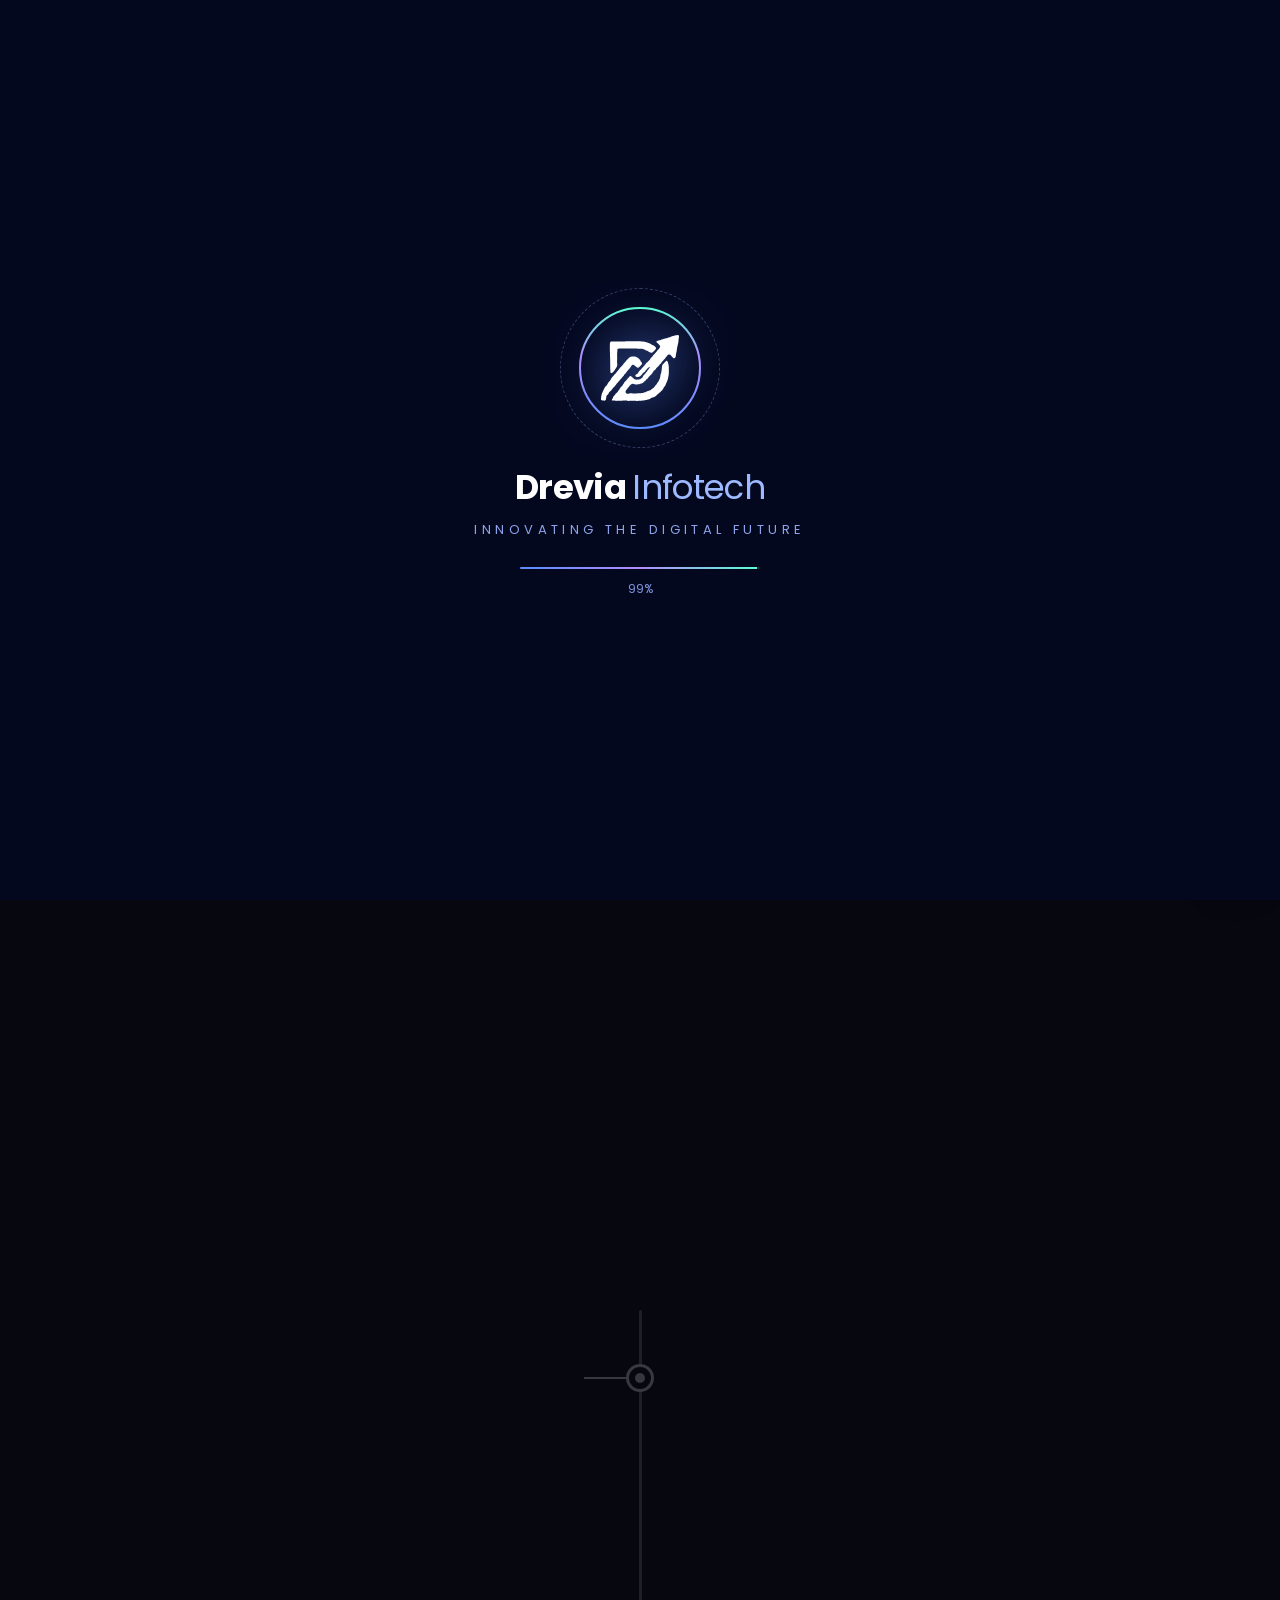
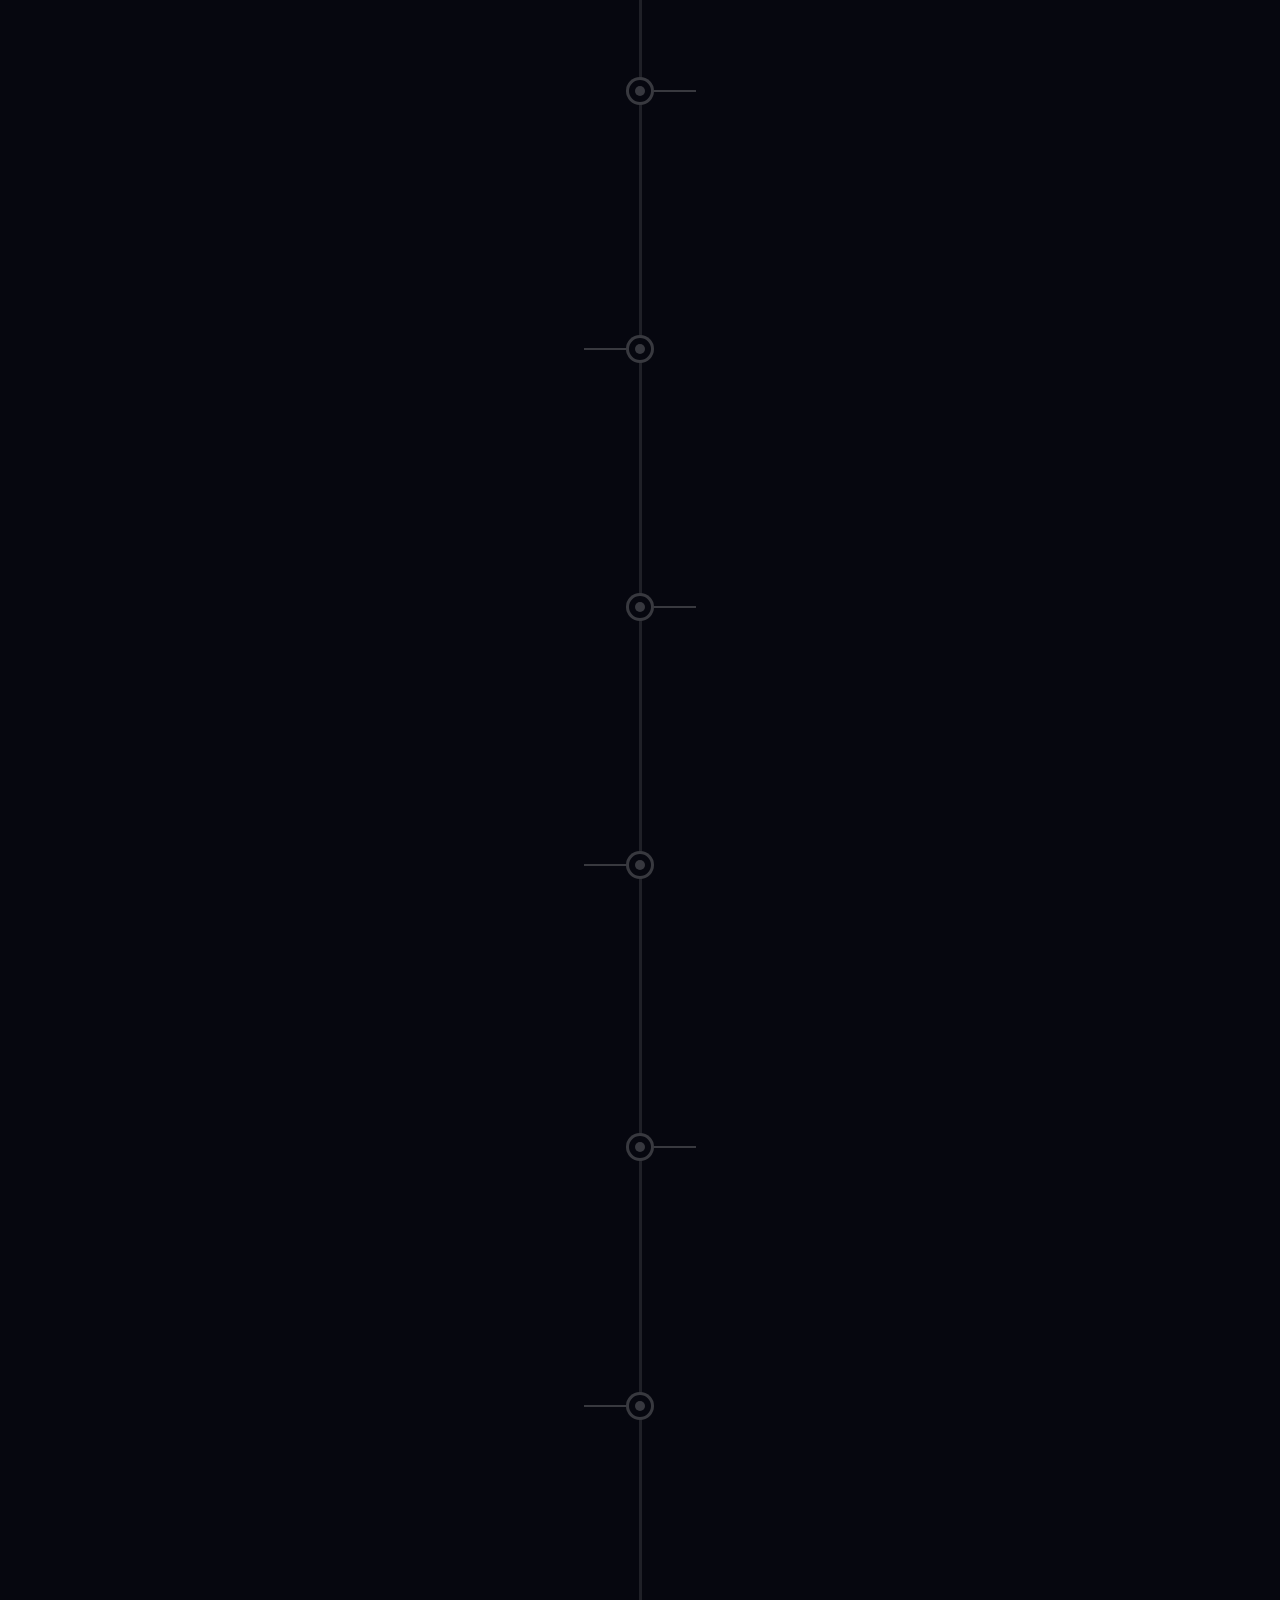
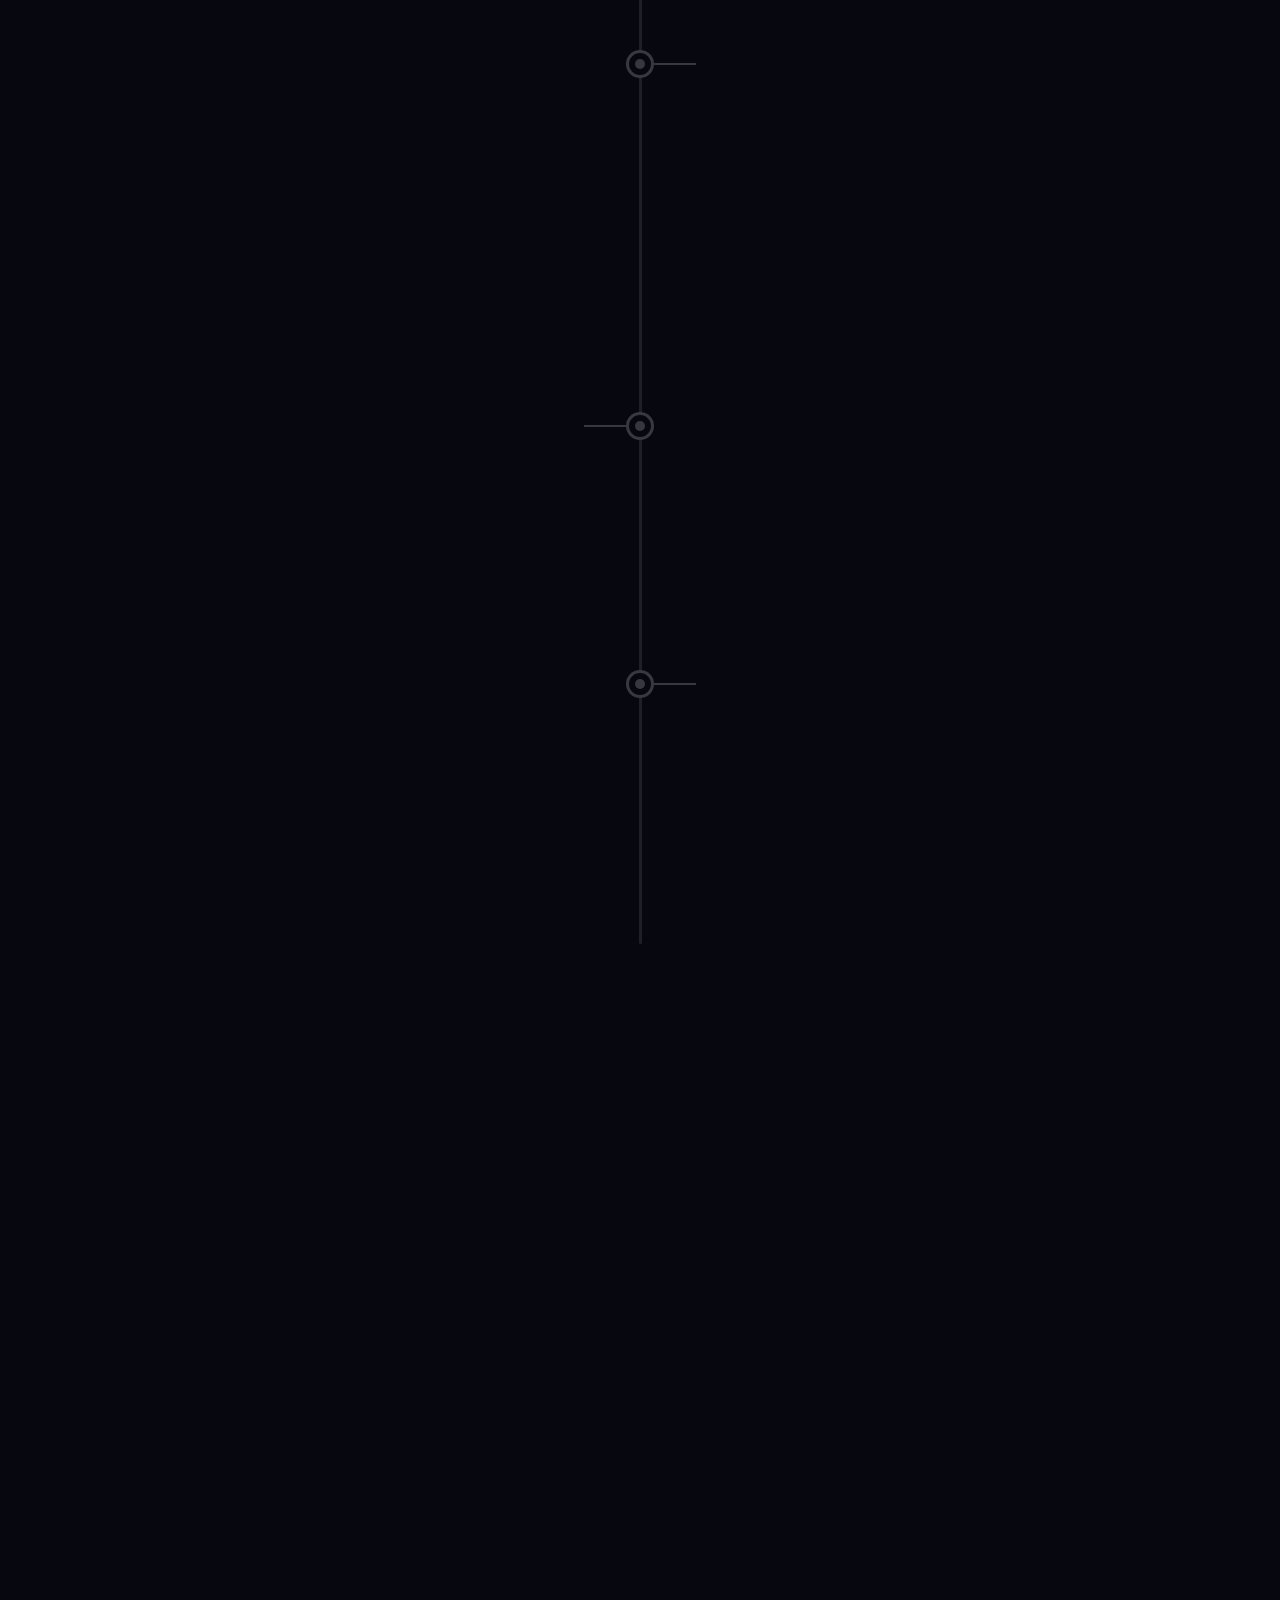
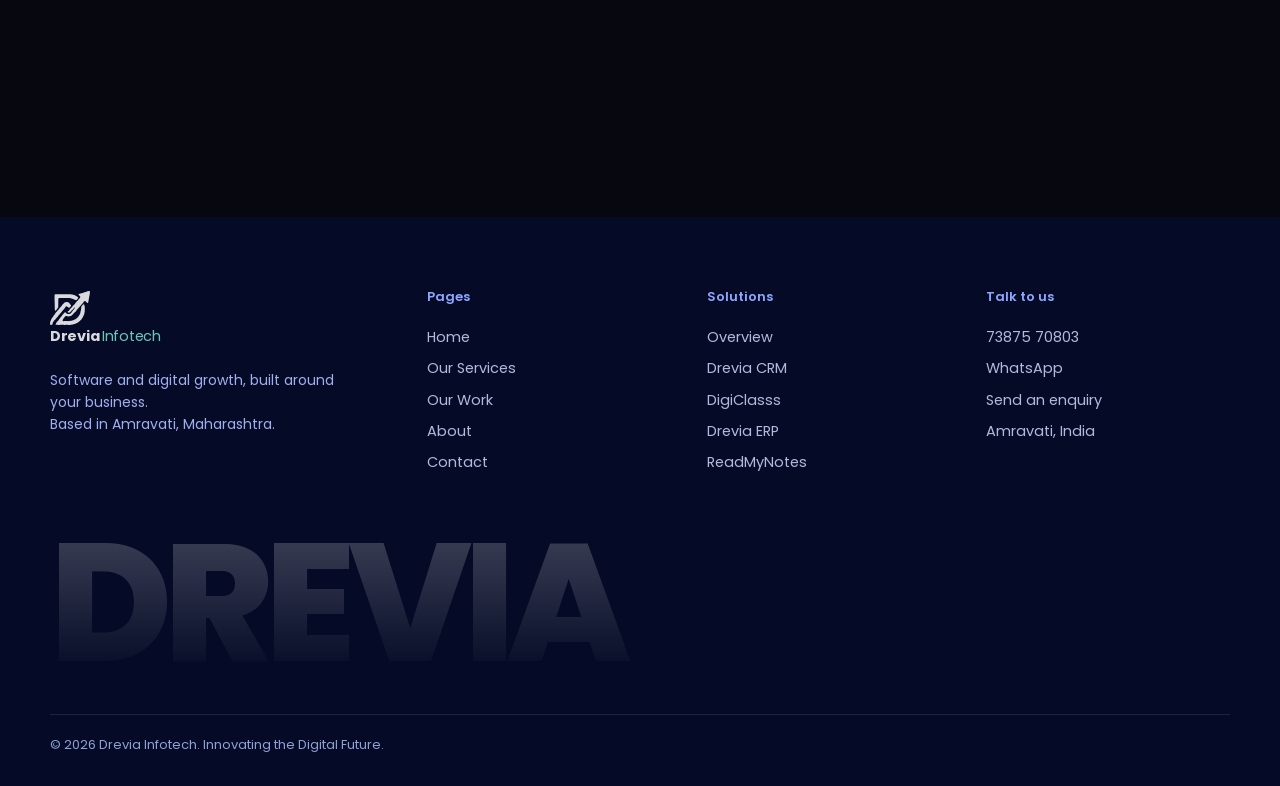
<file: about.html>
<!DOCTYPE html>
<html lang="en"><head><meta charset="utf-8"><meta name="viewport" content="width=device-width,initial-scale=1,viewport-fit=cover">
<title>About Us | Drevia Infotech, Amravati</title><meta name="description" content="How Drevia Infotech works: we understand, analyse, plan, discuss, build, test in 3 phases, deliver and support. Meet Parth Rathi and Shaurya Ugale.">
<meta name="theme-color" content="#070d33"><link rel="icon" href="assets/favicon.png">
<link rel="preconnect" href="https://fonts.googleapis.com"><link rel="preconnect" href="https://fonts.gstatic.com" crossorigin>
<link href="https://fonts.googleapis.com/css2?family=Poppins:wght@300;400;500;600;700;800&family=Lora:ital,wght@1,400;1,500&family=Syne:wght@600;700;800&family=Bricolage+Grotesque:opsz,wght@12..96,500;12..96,700;12..96,800&family=Unbounded:wght@400;600;800&family=Fraunces:ital,opsz,wght@0,9..144,500;0,9..144,700;1,9..144,500&family=Space+Grotesk:wght@400;500;700&family=Outfit:wght@400;500;600;800&family=Caveat:wght@600;700&family=Plus+Jakarta+Sans:wght@500;700;800&family=DM+Serif+Display&family=Sora:wght@500;700;800&display=swap" rel="stylesheet"><link rel="stylesheet" href="css/base.css">
<style>
body.about{--bg:#06070f;--fg:#f1f3ff;--acc:#38e1c6;--acc2:#7fe9d6;--muted:rgba(241,243,255,.65);--disp:'Fraunces',serif}
.about #glow{--acc:#38e1c6}
.ab-h{min-height:92vh;display:flex;align-items:center;padding:calc(var(--ribbon) + var(--nav) + 30px) 0 50px;position:relative;overflow:hidden}
.ab-h::before{content:"";position:absolute;width:60vw;height:60vw;left:50%;top:50%;transform:translate(-50%,-50%);background:radial-gradient(circle,rgba(56,225,198,.2),transparent 62%);animation:br 6s ease-in-out infinite alternate}
@keyframes br{to{transform:translate(-50%,-50%) scale(1.25)}}
.ab-h h1{font-size:clamp(44px,9vw,138px);font-weight:700;letter-spacing:-.045em;line-height:.95;position:relative}
.ab-h h1 em{font-style:italic;font-weight:500;color:var(--acc)}
.ab-h p{max-width:600px;font-size:clamp(17px,2vw,21px);color:var(--muted);position:relative}
.loc{display:inline-flex;gap:10px;align-items:center;margin-top:10px;padding:9px 18px;border-radius:99px;border:1px solid rgba(56,225,198,.4);color:var(--acc2);font-size:14px;position:relative}
.loc::before{content:"";width:8px;height:8px;border-radius:50%;background:var(--acc);box-shadow:0 0 0 0 var(--acc);animation:rp 2s infinite}
@keyframes rp{to{box-shadow:0 0 0 14px transparent}}
.beliefs{display:grid;grid-template-columns:repeat(3,1fr);gap:16px;margin-top:60px;position:relative}
.beliefs div{padding:24px;border-radius:22px;border:1px solid var(--line);background:rgba(255,255,255,.03)}
.beliefs b{font-family:var(--disp);font-size:22px;display:block;margin-bottom:6px}.beliefs span{font-size:14px;color:var(--muted)}
/* timeline */
.th{text-align:center;max-width:720px;margin:0 auto 70px}
.th h2{font-size:clamp(34px,5.4vw,72px);font-weight:700}
.th p{color:var(--muted)}
.tl{position:relative;max-width:1100px;margin:auto;padding:20px 0}
.tl .spine{position:absolute;left:50%;top:0;bottom:0;width:3px;margin-left:-1.5px;background:rgba(255,255,255,.1);border-radius:3px}
.tl .fill{position:absolute;left:0;top:0;width:100%;height:0;border-radius:3px;background:linear-gradient(180deg,#38e1c6,#6f8bff,#c084fc);box-shadow:0 0 20px #38e1c6}
.st{position:relative;display:flex;margin-bottom:46px}
.st.L{justify-content:flex-start}.st.R{justify-content:flex-end}
.st .card{width:calc(50% - 56px);padding:28px;border-radius:26px;background:linear-gradient(160deg,rgba(255,255,255,.08),rgba(255,255,255,.02));border:1px solid var(--line);--spot:rgba(56,225,198,.2)}
.st .card h3{font-size:clamp(20px,2.4vw,28px);font-weight:700;margin:12px 0 8px;letter-spacing:-.02em}
.st .card p{color:var(--muted);font-size:15px;margin:0}
.st .n{position:absolute;right:20px;top:14px;font-family:var(--disp);font-size:54px;font-weight:700;color:rgba(255,255,255,.07)}
.st .em{font-size:30px;width:56px;height:56px;border-radius:18px;display:grid;place-items:center;background:rgba(56,225,198,.12);border:1px solid rgba(56,225,198,.35)}
.st .dot{position:absolute;left:50%;top:34px;width:28px;height:28px;margin-left:-14px;border-radius:50%;background:#06070f;border:3px solid rgba(255,255,255,.2);display:grid;place-items:center;z-index:2;transition:.5s}
.st .dot i{width:10px;height:10px;border-radius:50%;background:rgba(255,255,255,.2);transition:.5s}
.st.act .dot{border-color:#38e1c6;box-shadow:0 0 0 8px rgba(56,225,198,.15),0 0 30px #38e1c6}.st.act .dot i{background:#38e1c6}
.st::after{content:"";position:absolute;top:47px;height:2px;width:42px;background:rgba(255,255,255,.2);transition:.5s}
.st.L::after{left:calc(50% - 56px)}.st.R::after{right:calc(50% - 56px)}
.st.act::after{background:#38e1c6}
.ph3{display:flex;gap:8px;margin-top:16px}
.ph3 i{flex:1;font-style:normal;text-align:center;padding:10px 6px;border-radius:12px;background:rgba(56,225,198,.1);border:1px solid rgba(56,225,198,.3);font-weight:600;font-size:13px}
.ph3 small{font-weight:400;opacity:.7}
/* experts */
.exp h2{font-size:clamp(34px,5.4vw,72px);font-weight:700;text-align:center}
.team{display:grid;grid-template-columns:1fr 1fr;gap:24px;margin-top:50px}
.pc{padding:36px;border-radius:34px;background:linear-gradient(160deg,rgba(255,255,255,.08),rgba(255,255,255,.02));border:1px solid var(--line);text-align:center;position:relative;overflow:hidden}
.av{position:relative;width:150px;height:150px;margin:0 auto 24px;display:grid;place-items:center}
.av::before{content:"";position:absolute;inset:0;border-radius:50%;background:conic-gradient(from 0deg,#38e1c6,#6f8bff,#c084fc,#38e1c6);animation:spin 6s linear infinite}
.av::after{content:"";position:absolute;inset:4px;border-radius:50%;background:#0b0e1c}
@keyframes spin{to{transform:rotate(360deg)}}
.av span{position:relative;z-index:2;font-family:var(--disp);font-size:50px;font-weight:700;background:linear-gradient(135deg,#38e1c6,#c084fc);-webkit-background-clip:text;background-clip:text;color:transparent}
.pc h3{font-size:clamp(28px,3.4vw,40px);margin-bottom:4px}
.pc .role{color:var(--acc2);font-weight:500;margin-bottom:18px;display:block}
.pc .sk{display:flex;flex-wrap:wrap;gap:8px;justify-content:center;margin-bottom:22px}
.pc .sk i{font-style:normal;font-size:13px;padding:6px 14px;border-radius:99px;border:1px solid var(--line);color:var(--muted)}
.about .btn.p{--btnbg:linear-gradient(135deg,#14b8a6,#6f8bff)}
@media (max-width:860px){
 .beliefs,.team{grid-template-columns:1fr}
 .tl .spine{left:22px}.st .dot{left:22px}
 .st.L,.st.R{justify-content:flex-end}
 .st .card{width:calc(100% - 60px)}
 .st.L::after{left:36px}.st.R::after{right:auto;left:36px}.st::after{width:18px}
 [data-r=left]{transform:translateX(60px)}
}
</style></head>
<body class="about loading">
<div id="loader" aria-label="Loading Drevia Infotech">
<div class="aur"></div><div class="panel t"></div><div class="panel b"></div><div class="lg-sweep"></div>
<div class="core">
 <div class="lg-mark"><svg viewBox="0 0 132 132"><defs><linearGradient id="lgg" x1="0" x2="1"><stop offset="0" stop-color="#5b8cff"/><stop offset=".6" stop-color="#b18cff"/><stop offset="1" stop-color="#5bffd1"/></linearGradient></defs><circle class="c1" cx="66" cy="66" r="60"/><circle class="c2" cx="66" cy="66" r="60"/></svg><img src="assets/logo-mark-white.svg" alt="Drevia Infotech logo"></div>
 <div class="lg-name" data-lg><span class="ch" style="--k:0">D</span><span class="ch" style="--k:1">r</span><span class="ch" style="--k:2">e</span><span class="ch" style="--k:3">v</span><span class="ch" style="--k:4">i</span><span class="ch" style="--k:5">a</span> <em><span class="ch" style="--k:7">I</span><span class="ch" style="--k:8">n</span><span class="ch" style="--k:9">f</span><span class="ch" style="--k:10">o</span><span class="ch" style="--k:11">t</span><span class="ch" style="--k:12">e</span><span class="ch" style="--k:13">c</span><span class="ch" style="--k:14">h</span></em></div>
 <div class="lg-tag">INNOVATING THE DIGITAL FUTURE</div>
 <div class="lg-bar"><i></i></div><div class="lg-pct">0%</div>
</div></div><div class="progress"></div><div id="glow"></div><header class="nav"><div class="wrap">
<a class="brand" href="index.html" aria-label="Drevia Infotech home"><img src="assets/logo-mark.svg" alt="" class="lm"><div>Drevia <span>Infotech</span></div></a>
<nav class="links" aria-label="Main"><a class="l" href="index.html">Home</a><a class="l" href="services.html">Our Services</a><a class="l" href="work.html">Our Work</a><a class="l on" href="about.html">About</a><a class="l" href="contact.html">Contact</a>
<div class="cta-wrap"><button class="cta" aria-haspopup="true" aria-expanded="false">Solutions <svg width="14" height="14" viewBox="0 0 24 24" fill="none" stroke="currentColor" stroke-width="2.5"><path d="m6 9 6 6 6-6"/></svg></button>
<div class="menu" role="menu"><a href="drevia-crm.html"><span class="ic" style="background:rgba(244,114,182,.18)">🎯</span><span><b>Drevia CRM</b><small>Leads, follow-ups and pipeline for every industry</small></span></a><a href="digiclasss.html"><span class="ic" style="background:rgba(45,212,191,.18)">🎓</span><span><b>DigiClasss</b><small>One app for institutes, teachers, students, parents</small></span></a><a href="drevia-erp.html"><span class="ic" style="background:rgba(52,211,153,.18)">📊</span><span><b>Drevia ERP</b><small>Billing, stock, HR and reports in one system</small></span></a><a href="readmynotes.html"><span class="ic" style="background:rgba(250,204,21,.18)">📚</span><span><b>ReadMyNotes</b><small>University-wise notes, papers and material</small></span></a><a class="all" href="solutions.html">See all solutions overview</a></div></div></nav>
<button class="burger" aria-label="Open menu"><i></i><i></i><i></i></button></div></header>
<div class="drawer" aria-label="Mobile menu"><a href="index.html">Home</a><a href="services.html">Our Services</a><a href="work.html">Our Work</a><a href="about.html">About</a><a href="contact.html">Contact</a><small>Solutions</small><a class="s" href="solutions.html">All solutions</a><a class="s" href="drevia-crm.html">Drevia CRM</a><a class="s" href="digiclasss.html">DigiClasss</a><a class="s" href="drevia-erp.html">Drevia ERP</a><a class="s" href="readmynotes.html">ReadMyNotes</a><a href="https://wa.me/917387570803" style="color:#7dffb0;font-size:18px;margin-top:20px">WhatsApp us: 73875 70803</a></div>
<main>
<section class="ab-h"><div class="wrap"><h1 data-split>Developers who first listen.</h1>
<p data-r="blur" style="--d:.7s">Drevia Infotech is an information technology company. We do not start with technology. We start with the problem your business has today and work toward software that removes it.</p>
<span class="loc" data-r="up" style="--d:.9s">Based in Amravati, Maharashtra</span>
<div class="beliefs"><div data-r="up"><b>Understand first</b><span>Your pain point decides the product, not our favourite tools.</span></div><div data-r="up" style="--d:.1s"><b>Build in the open</b><span>You review the work while it is being made.</span></div><div data-r="up" style="--d:.2s"><b>Stay after launch</b><span>Delivery is the middle of the relationship, not the end.</span></div></div></div></section>

<section class="pad"><div class="wrap"><div class="th"><h2 data-r="up">How we work, from first call to after-service.</h2><p data-r="up" style="--d:.1s">Ten steps, in this order, every time.</p></div>
<div class="tl" id="tl"><div class="spine"><div class="fill" id="fill"></div></div><div class="st L"><div class="card spot" data-r="left"><span class="n">01</span><div class="em">🧠</div><h3>We understand the pain points of your business</h3><p>Before any screen or code, we sit with you and learn what slows you down, what costs you money and what your customers complain about.</p></div><div class="dot"><i></i></div></div><div class="st R"><div class="card spot" data-r="right"><span class="n">02</span><div class="em">🔍</div><h3>We analyse</h3><p>We study your workflow, your users and the tools you use today to find the real problem under the visible one.</p></div><div class="dot"><i></i></div></div><div class="st L"><div class="card spot" data-r="left"><span class="n">03</span><div class="em">🗺️</div><h3>We make a plan</h3><p>A clear plan with scope, screens, features and timeline, written in plain language you can read in one sitting.</p></div><div class="dot"><i></i></div></div><div class="st R"><div class="card spot" data-r="right"><span class="n">04</span><div class="em">💬</div><h3>We discuss it with you</h3><p>We walk you through the plan and change it until it feels right to you. Nothing is built before you agree.</p></div><div class="dot"><i></i></div></div><div class="st L"><div class="card spot" data-r="left"><span class="n">05</span><div class="em">➕</div><h3>We take additional requirements</h3><p>Ideas come after you see the plan. We collect every extra requirement now, so it is designed in rather than patched on.</p></div><div class="dot"><i></i></div></div><div class="st R"><div class="card spot" data-r="right"><span class="n">06</span><div class="em">⚙️</div><h3>We make it</h3><p>Our team builds the product with clean, maintainable code, the way it was planned.</p></div><div class="dot"><i></i></div></div><div class="st L"><div class="card spot" data-r="left"><span class="n">07</span><div class="em">👀</div><h3>We take reviews while making</h3><p>You see work in progress and give feedback during the build, not after it. Course corrections are cheap early.</p></div><div class="dot"><i></i></div></div><div class="st R"><div class="card spot" data-r="right"><span class="n">08</span><div class="em">🧪</div><h3>We test it in 3 phases</h3><p>Phase one tests each feature by itself. Phase two tests the whole product working together. Phase three is a real-world trial before launch.</p><div class="ph3"><i>Phase 1<br><small>Features</small></i><i>Phase 2<br><small>Together</small></i><i>Phase 3<br><small>Real world</small></i></div></div><div class="dot"><i></i></div></div><div class="st L"><div class="card spot" data-r="left"><span class="n">09</span><div class="em">🚀</div><h3>We deliver it</h3><p>We launch, hand over everything you need and make sure your team knows how to use it.</p></div><div class="dot"><i></i></div></div><div class="st R"><div class="card spot" data-r="right"><span class="n">10</span><div class="em">🤝</div><h3>We give additional support and after-service</h3><p>We stay available after launch for fixes, questions and the next improvement.</p></div><div class="dot"><i></i></div></div></div></div></section>

<section class="pad exp" style="padding-top:0"><div class="wrap"><h2 data-r="up">Meet our experts</h2>
<div class="team">
<div class="pc" data-r="left" data-tilt="5"><div class="av"><span>PR</span></div><h3>Parth Rathi</h3><span class="role">Lead Solution Architect and Lead Developer</span>
<div class="sk"><i>Solution design</i><i>Mobile apps</i><i>ERP and CRM</i><i>Full-stack development</i></div>
<a class="btn p" href="tel:+917387570803" data-mag>Call 73875 70803</a></div>
<div class="pc" data-r="right" data-tilt="5"><div class="av"><span>SU</span></div><h3>Shaurya Ugale</h3><span class="role">Sales Lead</span>
<div class="sk"><i>Understanding client needs</i><i>Proposals</i><i>Client relationships</i></div>
<a class="btn p" href="contact.html" data-mag>Send an enquiry</a></div></div></div></section>
</main>
<footer class="ft"><div class="wrap">
<div class="fgrid"><div><a class="brand" href="index.html" style="color:#fff"><img src="assets/logo-mark-white.svg" alt=""><div>Drevia <span>Infotech</span></div></a>
<p style="margin:16px 0 0;max-width:300px;color:#9fb0ee;font-size:14px">Software and digital growth, built around your business.<br>Based in Amravati, Maharashtra.</p></div>
<div><h5>Pages</h5><a href="index.html">Home</a><a href="services.html">Our Services</a><a href="work.html">Our Work</a><a href="about.html">About</a><a href="contact.html">Contact</a></div><div><h5>Solutions</h5><a href="solutions.html">Overview</a><a href="drevia-crm.html">Drevia CRM</a><a href="digiclasss.html">DigiClasss</a><a href="drevia-erp.html">Drevia ERP</a><a href="readmynotes.html">ReadMyNotes</a></div>
<div><h5>Talk to us</h5><a href="tel:+917387570803">73875 70803</a><a href="https://wa.me/917387570803">WhatsApp</a><a href="contact.html">Send an enquiry</a><a href="contact.html#map">Amravati, India</a></div></div>
<div class="big" aria-hidden="true">DREVIA</div>
<div class="fbot"><span>© 2026 Drevia Infotech. Innovating the Digital Future.</span></div></div></footer>
<div class="fab"><a class="wa" href="https://wa.me/917387570803" aria-label="WhatsApp Drevia Infotech"><svg width="26" height="26" viewBox="0 0 24 24" fill="currentColor"><path d="M20.5 3.5A11 11 0 0 0 3.2 17.3L2 22l4.8-1.2A11 11 0 1 0 20.5 3.5zm-8.4 17a9 9 0 0 1-4.6-1.3l-.3-.2-2.8.7.8-2.7-.2-.3a9 9 0 1 1 7.1 3.8zm5-6.7c-.3-.1-1.6-.8-1.8-.9s-.4-.1-.6.1-.7.9-.8 1-.3.2-.6.1a7.3 7.3 0 0 1-3.6-3.1c-.3-.5.3-.4.8-1.4a.5.5 0 0 0 0-.5l-.8-1.9c-.2-.5-.4-.4-.6-.4h-.5a1 1 0 0 0-.7.3 3 3 0 0 0-.9 2.2 5.2 5.2 0 0 0 1.1 2.8 11.800 11.800 0 0 0 4.500 4c1.700.7 2.400.8 3.200.7a2.700 2.700 0 0 0 1.800-1.300 2.200 2.200 0 0 0 .2-1.300c-.1-.1-.3-.2-.6-.3z"/></svg></a>
<a class="ph" href="tel:+917387570803" aria-label="Call Drevia Infotech"><svg width="24" height="24" viewBox="0 0 24 24" fill="none" stroke="currentColor" stroke-width="2"><path d="M22 16.9v3a2 2 0 0 1-2.2 2 19.800 19.800 0 0 1-8.600-3.100 19.500 19.500 0 0 1-6-6A19.800 19.800 0 0 1 2.100 4.200 2 2 0 0 1 4.100 2h3a2 2 0 0 1 2 1.700c.1 1 .4 1.900.7 2.800a2 2 0 0 1-.5 2.100L8.100 9.900a16 16 0 0 0 6 6l1.300-1.300a2 2 0 0 1 2.100-.4c.9.3 1.800.6 2.800.7a2 2 0 0 1 1.700 2z"/></svg></a></div>
<script src="js/main.js"></script>
<script>
const tl=document.getElementById('tl'),fill=document.getElementById('fill'),steps=[...document.querySelectorAll('.st')];
function up(){const r=tl.getBoundingClientRect(),mid=innerHeight*.55;
 const p=Math.max(0,Math.min(1,(mid-r.top)/r.height));fill.style.height=p*100+'%';
 steps.forEach(s=>{const d=s.querySelector('.dot').getBoundingClientRect();s.classList.toggle('act',d.top<mid)})}
addEventListener('scroll',up,{passive:true});addEventListener('resize',up);up();
</script>
</body></html>
</file>
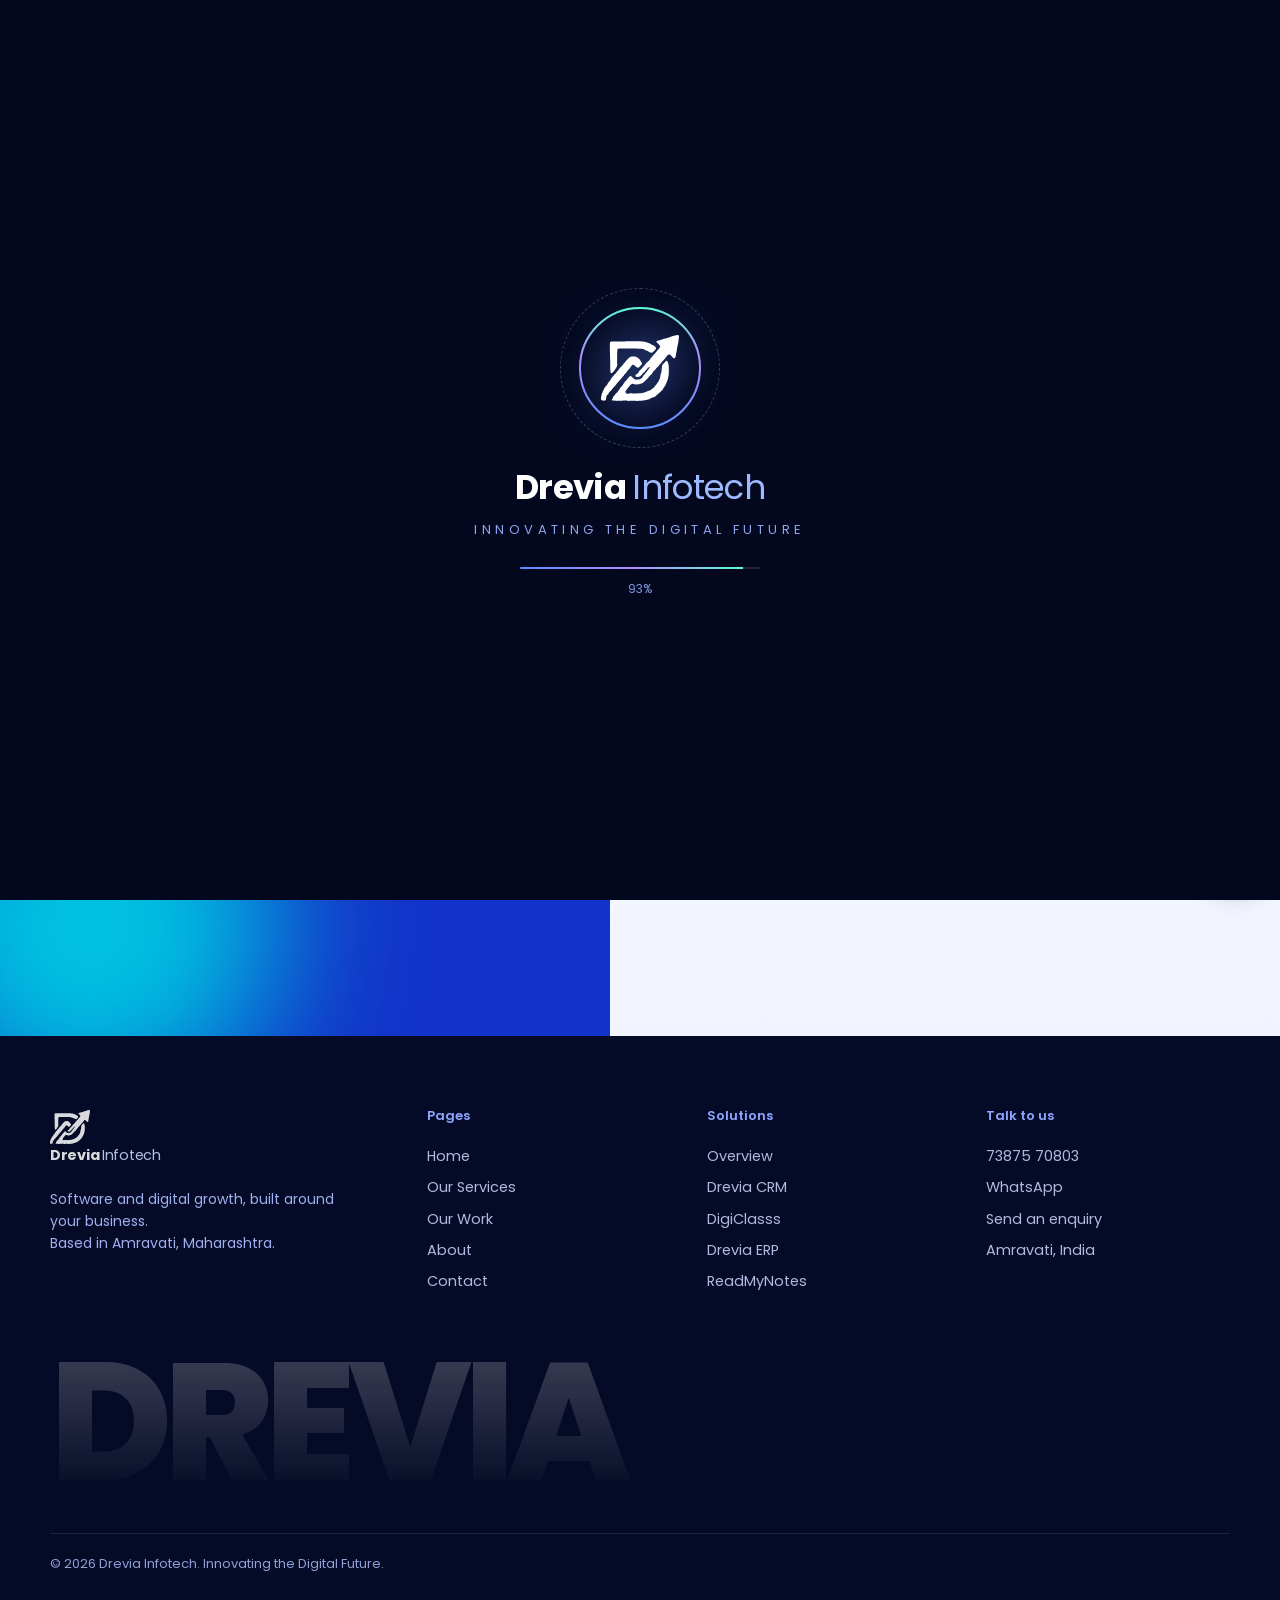
<file: contact.html>
<!DOCTYPE html>
<html lang="en"><head><meta charset="utf-8"><meta name="viewport" content="width=device-width,initial-scale=1,viewport-fit=cover">
<title>Contact Us | Drevia Infotech, Amravati</title><meta name="description" content="Contact Drevia Infotech in Amravati. Call us on 7387570803 or send an enquiry about apps, ERP, websites or marketing.">
<meta name="theme-color" content="#070d33"><link rel="icon" href="assets/favicon.png">
<link rel="preconnect" href="https://fonts.googleapis.com"><link rel="preconnect" href="https://fonts.gstatic.com" crossorigin>
<link href="https://fonts.googleapis.com/css2?family=Poppins:wght@300;400;500;600;700;800&family=Lora:ital,wght@1,400;1,500&family=Syne:wght@600;700;800&family=Bricolage+Grotesque:opsz,wght@12..96,500;12..96,700;12..96,800&family=Unbounded:wght@400;600;800&family=Fraunces:ital,opsz,wght@0,9..144,500;0,9..144,700;1,9..144,500&family=Space+Grotesk:wght@400;500;700&family=Outfit:wght@400;500;600;800&family=Caveat:wght@600;700&family=Plus+Jakarta+Sans:wght@500;700;800&family=DM+Serif+Display&family=Sora:wght@500;700;800&display=swap" rel="stylesheet"><link rel="stylesheet" href="css/base.css">
<style>
body.contact{--bg:#ffffff;--fg:#0b1550;--acc:#2447d6;--muted:#55608f;--line:rgba(11,21,80,.14);--disp:'Outfit',sans-serif}
.contact #glow{display:none}
body.contact .nav{background:rgba(18,51,201,.92);backdrop-filter:blur(14px)}
body.contact{--navc:#dbe6ff;--navh:#fff;--navpill:rgba(255,255,255,.16);--brandc:#fff;--brandc2:#cfe0ff}
body.contact .nav .lm{filter:brightness(0) invert(1)}
body.contact .burger{background:rgba(255,255,255,.12);border-color:rgba(255,255,255,.3)}body.contact .burger i{background:#fff}
.ct{display:grid;grid-template-columns:1fr 1.1fr;min-height:100svh}
.ct-l{background:#1233c9;color:#fff;padding:calc(var(--ribbon) + var(--nav) + 50px) clamp(24px,5vw,70px) 60px;position:relative;overflow:hidden}
.ct-l::before,.ct-l::after{content:"";position:absolute;border-radius:50%;filter:blur(70px)}
.ct-l::before{width:420px;height:420px;background:#6f3bff;right:-120px;top:-60px;animation:fl2 9s ease-in-out infinite alternate}
.ct-l::after{width:380px;height:380px;background:#00c2e0;left:-100px;bottom:-80px;animation:fl2 11s ease-in-out infinite alternate-reverse}
@keyframes fl2{to{transform:translate(50px,40px) scale(1.2)}}
.ct-l>*{position:relative;z-index:2}
.ct-l h1{font-size:clamp(40px,6vw,86px);font-weight:800;letter-spacing:-.045em;line-height:.95}
.ct-l p{font-size:18px;opacity:.85;max-width:420px}
.line{display:flex;gap:16px;align-items:center;padding:18px 20px;border-radius:22px;background:rgba(255,255,255,.12);border:1px solid rgba(255,255,255,.22);backdrop-filter:blur(10px);margin-top:14px;transition:.3s}
.line:hover{background:rgba(255,255,255,.22);transform:translateX(8px)}
.line .ic{width:48px;height:48px;border-radius:15px;background:#fff;color:#1233c9;display:grid;place-items:center;font-size:22px;flex:none}
.line small{display:block;opacity:.75;font-size:13px}.line b{font-size:19px}
.mapc{margin-top:26px;border-radius:26px;overflow:hidden;position:relative;height:200px;background:#0c26a0;border:1px solid rgba(255,255,255,.2)}
.mapc svg{position:absolute;inset:0;width:100%;height:100%}
.mapc .pin{position:absolute;left:50%;top:50%;width:18px;height:18px;margin:-9px;border-radius:50%;background:#fff}
.mapc .pin::before,.mapc .pin::after{content:"";position:absolute;inset:-8px;border-radius:50%;border:2px solid #fff;animation:ping 2.4s infinite}
.mapc .pin::after{animation-delay:1.2s}
.mapc span{position:absolute;left:18px;bottom:14px;font-weight:600}
.ct-r{padding:calc(var(--ribbon) + var(--nav) + 50px) clamp(24px,5vw,80px) 60px;display:flex;align-items:center;background:linear-gradient(180deg,#fff,#f1f4ff)}
form{width:100%;max-width:620px;margin:auto}
form h2{font-size:clamp(30px,3.6vw,46px);font-weight:800;margin-bottom:6px}
.f{position:relative;margin-top:22px}
.f input,.f textarea{width:100%;padding:22px 18px 10px;border-radius:16px;border:1.5px solid var(--line);background:#fff;outline:0;transition:.25s;font-size:16px}
.f textarea{min-height:130px;resize:vertical}
.f label{position:absolute;left:18px;top:16px;color:#7a84ae;pointer-events:none;transition:.25s;font-size:15px}
.f input:focus,.f textarea:focus{border-color:#2447d6;box-shadow:0 0 0 5px rgba(36,71,214,.12)}
.f input:focus+label,.f input:not(:placeholder-shown)+label,.f textarea:focus+label,.f textarea:not(:placeholder-shown)+label{top:6px;font-size:11.5px;color:#2447d6;font-weight:600}
.f.bad input,.f.bad textarea{border-color:#d92d4a}.f .err{display:none;color:#d92d4a;font-size:12.5px;margin:4px 6px 0}.f.bad .err{display:block}
fieldset{border:0;padding:0;margin:26px 0 0}
legend{font-weight:600;margin-bottom:10px;font-size:15px}
.chips{display:flex;flex-wrap:wrap;gap:8px}
.chips input{position:absolute;opacity:0}
.chips label{padding:9px 16px;border-radius:99px;border:1.5px solid var(--line);background:#fff;cursor:pointer;font-size:14px;font-weight:500;transition:.25s;user-select:none}
.chips label:hover{border-color:#2447d6}
.chips input:checked+label{background:#2447d6;color:#fff;border-color:#2447d6;transform:scale(1.04)}
.chips input:focus-visible+label{outline:2px solid #2447d6;outline-offset:2px}
.sub{margin-top:28px;display:flex;gap:14px;align-items:center;flex-wrap:wrap}
.contact .btn.p{--btnbg:linear-gradient(135deg,#1233c9,#6f3bff);padding:16px 32px;font-size:16px}
.note{font-size:13px;color:var(--muted);margin-top:14px}
.ok{display:none;text-align:center;padding:40px 10px}
.ok.show{display:block;animation:pop .6s cubic-bezier(.2,1.3,.4,1)}
@keyframes pop{from{opacity:0;transform:scale(.8)}}
.ok svg{width:96px;height:96px}.ok circle{stroke-dasharray:166;stroke-dashoffset:166;animation:ck 1s .1s forwards}.ok path{stroke-dasharray:50;stroke-dashoffset:50;animation:ck .6s .8s forwards}
@keyframes ck{to{stroke-dashoffset:0}}
@media (max-width:900px){.ct{grid-template-columns:1fr}.ct-l{padding-bottom:40px}.mapc{height:160px}}
</style></head>
<body class="contact light loading">
<div id="loader" aria-label="Loading Drevia Infotech">
<div class="aur"></div><div class="panel t"></div><div class="panel b"></div><div class="lg-sweep"></div>
<div class="core">
 <div class="lg-mark"><svg viewBox="0 0 132 132"><defs><linearGradient id="lgg" x1="0" x2="1"><stop offset="0" stop-color="#5b8cff"/><stop offset=".6" stop-color="#b18cff"/><stop offset="1" stop-color="#5bffd1"/></linearGradient></defs><circle class="c1" cx="66" cy="66" r="60"/><circle class="c2" cx="66" cy="66" r="60"/></svg><img src="assets/logo-mark-white.svg" alt="Drevia Infotech logo"></div>
 <div class="lg-name" data-lg><span class="ch" style="--k:0">D</span><span class="ch" style="--k:1">r</span><span class="ch" style="--k:2">e</span><span class="ch" style="--k:3">v</span><span class="ch" style="--k:4">i</span><span class="ch" style="--k:5">a</span> <em><span class="ch" style="--k:7">I</span><span class="ch" style="--k:8">n</span><span class="ch" style="--k:9">f</span><span class="ch" style="--k:10">o</span><span class="ch" style="--k:11">t</span><span class="ch" style="--k:12">e</span><span class="ch" style="--k:13">c</span><span class="ch" style="--k:14">h</span></em></div>
 <div class="lg-tag">INNOVATING THE DIGITAL FUTURE</div>
 <div class="lg-bar"><i></i></div><div class="lg-pct">0%</div>
</div></div><div class="progress"></div><div id="glow"></div><header class="nav"><div class="wrap">
<a class="brand" href="index.html" aria-label="Drevia Infotech home"><img src="assets/logo-mark.svg" alt="" class="lm"><div>Drevia <span>Infotech</span></div></a>
<nav class="links" aria-label="Main"><a class="l" href="index.html">Home</a><a class="l" href="services.html">Our Services</a><a class="l" href="work.html">Our Work</a><a class="l" href="about.html">About</a><a class="l on" href="contact.html">Contact</a>
<div class="cta-wrap"><button class="cta" aria-haspopup="true" aria-expanded="false">Solutions <svg width="14" height="14" viewBox="0 0 24 24" fill="none" stroke="currentColor" stroke-width="2.5"><path d="m6 9 6 6 6-6"/></svg></button>
<div class="menu" role="menu"><a href="drevia-crm.html"><span class="ic" style="background:rgba(244,114,182,.18)">🎯</span><span><b>Drevia CRM</b><small>Leads, follow-ups and pipeline for every industry</small></span></a><a href="digiclasss.html"><span class="ic" style="background:rgba(45,212,191,.18)">🎓</span><span><b>DigiClasss</b><small>One app for institutes, teachers, students, parents</small></span></a><a href="drevia-erp.html"><span class="ic" style="background:rgba(52,211,153,.18)">📊</span><span><b>Drevia ERP</b><small>Billing, stock, HR and reports in one system</small></span></a><a href="readmynotes.html"><span class="ic" style="background:rgba(250,204,21,.18)">📚</span><span><b>ReadMyNotes</b><small>University-wise notes, papers and material</small></span></a><a class="all" href="solutions.html">See all solutions overview</a></div></div></nav>
<button class="burger" aria-label="Open menu"><i></i><i></i><i></i></button></div></header>
<div class="drawer" aria-label="Mobile menu"><a href="index.html">Home</a><a href="services.html">Our Services</a><a href="work.html">Our Work</a><a href="about.html">About</a><a href="contact.html">Contact</a><small>Solutions</small><a class="s" href="solutions.html">All solutions</a><a class="s" href="drevia-crm.html">Drevia CRM</a><a class="s" href="digiclasss.html">DigiClasss</a><a class="s" href="drevia-erp.html">Drevia ERP</a><a class="s" href="readmynotes.html">ReadMyNotes</a><a href="https://wa.me/917387570803" style="color:#7dffb0;font-size:18px;margin-top:20px">WhatsApp us: 73875 70803</a></div>
<main>
<div class="ct">
<section class="ct-l"><h1 data-split>Let's talk about your business.</h1>
<p data-r="blur" style="--d:.6s">Tell us what slows you down. We will reply with how software can fix it.</p>
<a class="line" href="tel:+917387570803" data-r="left" style="--d:.2s"><span class="ic"><svg width="22" height="22" viewBox="0 0 24 24" fill="none" stroke="currentColor" stroke-width="2" stroke-linecap="round" stroke-linejoin="round"><path d="M22 16.9v3a2 2 0 0 1-2.2 2 19.8 19.8 0 0 1-8.6-3.1 19.5 19.5 0 0 1-6-6A19.8 19.8 0 0 1 2.1 4.2 2 2 0 0 1 4.1 2h3a2 2 0 0 1 2 1.7c.1 1 .4 1.9.7 2.8a2 2 0 0 1-.5 2.1L8.1 9.9a16 16 0 0 0 6 6l1.3-1.3a2 2 0 0 1 2.1-.4c.9.3 1.8.6 2.8.7a2 2 0 0 1 1.7 2z"/></svg></span><span><small>Call us</small><b>73875 70803</b></span></a>
<a class="line" href="https://wa.me/917387570803" data-r="left" style="--d:.3s"><span class="ic"><svg width="22" height="22" viewBox="0 0 24 24" fill="none" stroke="currentColor" stroke-width="2" stroke-linecap="round" stroke-linejoin="round"><path d="M21 11.5a8.4 8.4 0 0 1-9 8.4 8.5 8.5 0 0 1-3.8-.9L3 20l1.1-4.9A8.4 8.4 0 1 1 21 11.5z"/></svg></span><span><small>Chat on WhatsApp</small><b>Message us</b></span></a>
<div class="line" data-r="left" style="--d:.4s"><span class="ic"><svg width="22" height="22" viewBox="0 0 24 24" fill="none" stroke="currentColor" stroke-width="2" stroke-linecap="round" stroke-linejoin="round"><path d="M21 10c0 7-9 13-9 13s-9-6-9-13a9 9 0 0 1 18 0z"/><circle cx="12" cy="10" r="3"/></svg></span><span><small>Based in</small><b>Amravati, Maharashtra</b></span></div>
<div class="mapc" id="map" data-r="zoom" style="--d:.5s"><svg viewBox="0 0 400 200" preserveAspectRatio="xMidYMid slice"><g stroke="rgba(255,255,255,.18)" fill="none"><path d="M0 60 Q100 40 200 80 T400 70"/><path d="M0 140 Q120 160 220 120 T400 150"/><path d="M80 0 Q100 100 60 200"/><path d="M250 0 Q270 90 330 200"/><circle cx="200" cy="100" r="46"/><circle cx="200" cy="100" r="90"/></g></svg><div class="pin"></div><span>Amravati</span></div>
</section>
<section class="ct-r"><form id="f" novalidate data-r="right"><div id="fm"><h2>Send us your enquiry</h2><p class="muted" style="margin:0">Takes under a minute. We usually respond the same day.</p>
<div class="f"><input id="n" placeholder=" " autocomplete="name" required><label for="n">Your name</label><div class="err">Please enter your name.</div></div>
<div class="f"><input id="p" type="tel" placeholder=" " autocomplete="tel" inputmode="tel" required><label for="p">Phone number</label><div class="err">Enter a valid 10-digit phone number.</div></div>
<div class="f"><input id="e" type="email" placeholder=" " autocomplete="email"><label for="e">Email (optional)</label></div>
<fieldset><legend>What do you need?</legend><div class="chips">
<span><input type="checkbox" id="c1" value="Mobile app"><label for="c1">Mobile app</label></span><span><input type="checkbox" id="c2" value="ERP / CRM"><label for="c2">ERP and CRM</label></span><span><input type="checkbox" id="c3" value="Website"><label for="c3">Website</label></span><span><input type="checkbox" id="c4" value="Digital marketing"><label for="c4">Digital marketing</label></span><span><input type="checkbox" id="c6" value="DigiClasss"><label for="c6">DigiClasss</label></span><span><input type="checkbox" id="c7" value="ReadMyNotes"><label for="c7">ReadMyNotes</label></span></div></fieldset>
<div class="f"><textarea id="m" placeholder=" " required></textarea><label for="m">Tell us about your business and the problem</label><div class="err">Add a few words about what you need.</div></div>
<div class="sub"><button class="btn p" type="submit" data-mag>Send enquiry</button><a class="btn g" style="color:#0b1550" href="tel:+917387570803">Or call now</a></div>
<p class="note">We reply by email or phone, usually the same day.</p><p class="note" id="se" hidden style="color:#d92d4a">Sorry, we could not send your enquiry right now. Please call 73875 70803 or email dreviainfotech@gmail.com.</p></div>
<div class="ok" id="ok"><svg viewBox="0 0 56 56" fill="none" stroke="#1fb855" stroke-width="3" stroke-linecap="round"><circle cx="28" cy="28" r="26"/><path d="m16 29 8 8 16-18"/></svg><h2>Enquiry sent</h2><p class="muted">Thank you. We have received your enquiry and will get back to you shortly. For anything urgent, call 73875 70803.</p><button class="btn g" type="button" id="again" style="color:#0b1550">Write another</button></div></form></section></div>
</main>
<footer class="ft"><div class="wrap">
<div class="fgrid"><div><a class="brand" href="index.html" style="color:#fff"><img src="assets/logo-mark-white.svg" alt=""><div>Drevia <span>Infotech</span></div></a>
<p style="margin:16px 0 0;max-width:300px;color:#9fb0ee;font-size:14px">Software and digital growth, built around your business.<br>Based in Amravati, Maharashtra.</p></div>
<div><h5>Pages</h5><a href="index.html">Home</a><a href="services.html">Our Services</a><a href="work.html">Our Work</a><a href="about.html">About</a><a href="contact.html">Contact</a></div><div><h5>Solutions</h5><a href="solutions.html">Overview</a><a href="drevia-crm.html">Drevia CRM</a><a href="digiclasss.html">DigiClasss</a><a href="drevia-erp.html">Drevia ERP</a><a href="readmynotes.html">ReadMyNotes</a></div>
<div><h5>Talk to us</h5><a href="tel:+917387570803">73875 70803</a><a href="https://wa.me/917387570803">WhatsApp</a><a href="contact.html">Send an enquiry</a><a href="contact.html#map">Amravati, India</a></div></div>
<div class="big" aria-hidden="true">DREVIA</div>
<div class="fbot"><span>© 2026 Drevia Infotech. Innovating the Digital Future.</span></div></div></footer>
<div class="fab"><a class="wa" href="https://wa.me/917387570803" aria-label="WhatsApp Drevia Infotech"><svg width="26" height="26" viewBox="0 0 24 24" fill="currentColor"><path d="M20.5 3.5A11 11 0 0 0 3.2 17.3L2 22l4.8-1.2A11 11 0 1 0 20.5 3.5zm-8.4 17a9 9 0 0 1-4.6-1.3l-.3-.2-2.8.7.8-2.7-.2-.3a9 9 0 1 1 7.1 3.8zm5-6.7c-.3-.1-1.6-.8-1.8-.9s-.4-.1-.6.1-.7.9-.8 1-.3.2-.6.1a7.3 7.3 0 0 1-3.6-3.1c-.3-.5.3-.4.8-1.4a.5.5 0 0 0 0-.5l-.8-1.9c-.2-.5-.4-.4-.6-.4h-.5a1 1 0 0 0-.7.3 3 3 0 0 0-.9 2.2 5.2 5.2 0 0 0 1.1 2.8 11.800 11.800 0 0 0 4.500 4c1.700.7 2.400.8 3.200.7a2.700 2.700 0 0 0 1.800-1.300 2.200 2.200 0 0 0 .2-1.300c-.1-.1-.3-.2-.6-.3z"/></svg></a>
<a class="ph" href="tel:+917387570803" aria-label="Call Drevia Infotech"><svg width="24" height="24" viewBox="0 0 24 24" fill="none" stroke="currentColor" stroke-width="2"><path d="M22 16.9v3a2 2 0 0 1-2.2 2 19.800 19.800 0 0 1-8.600-3.100 19.500 19.500 0 0 1-6-6A19.800 19.800 0 0 1 2.100 4.200 2 2 0 0 1 4.100 2h3a2 2 0 0 1 2 1.700c.1 1 .4 1.900.7 2.800a2 2 0 0 1-.5 2.100L8.100 9.900a16 16 0 0 0 6 6l1.300-1.300a2 2 0 0 1 2.100-.4c.9.3 1.800.6 2.800.7a2 2 0 0 1 1.700 2z"/></svg></a></div>
<script src="js/main.js"></script>
<script>
const f=document.getElementById('f'),btn=f.querySelector('button[type=submit]'),se=document.getElementById('se');
function chk(id,fn){const el=document.getElementById(id),w=el.closest('.f'),ok=fn(el.value.trim());w.classList.toggle('bad',!ok);return ok}
['n','p','m'].forEach(id=>document.getElementById(id).addEventListener('input',()=>document.getElementById(id).closest('.f').classList.remove('bad')));
f.addEventListener('submit',ev=>{ev.preventDefault();
 const a=chk('n',v=>v.length>1),b=chk('p',v=>/^[+\d][\d\s-]{8,14}$/.test(v)),c=chk('m',v=>v.length>4);
 if(!(a&&b&&c)){const bad=f.querySelector('.bad input,.bad textarea');if(bad)bad.focus();return}
 const sel=[...f.querySelectorAll('.chips input:checked')].map(x=>x.value).join(', ')||'Not specified';
 const g=id=>document.getElementById(id).value.trim();
 const data={Name:g('n'),Phone:g('p'),Email:g('e')||'Not given',Interested_in:sel,Message:g('m')};
 if(g('e'))data.email=g('e');
 se.hidden=true;btn.disabled=true;const t=btn.textContent;btn.textContent='Sending...';
 drSend(data,'New enquiry from drevia website: '+g('n')).then(()=>{document.getElementById('fm').style.display='none';document.getElementById('ok').classList.add('show')})
 .catch(()=>{se.hidden=false}).finally(()=>{btn.disabled=false;btn.textContent=t});});
document.getElementById('again').onclick=()=>{f.reset();document.getElementById('fm').style.display='';document.getElementById('ok').classList.remove('show')};
</script>
</body></html>
</file>
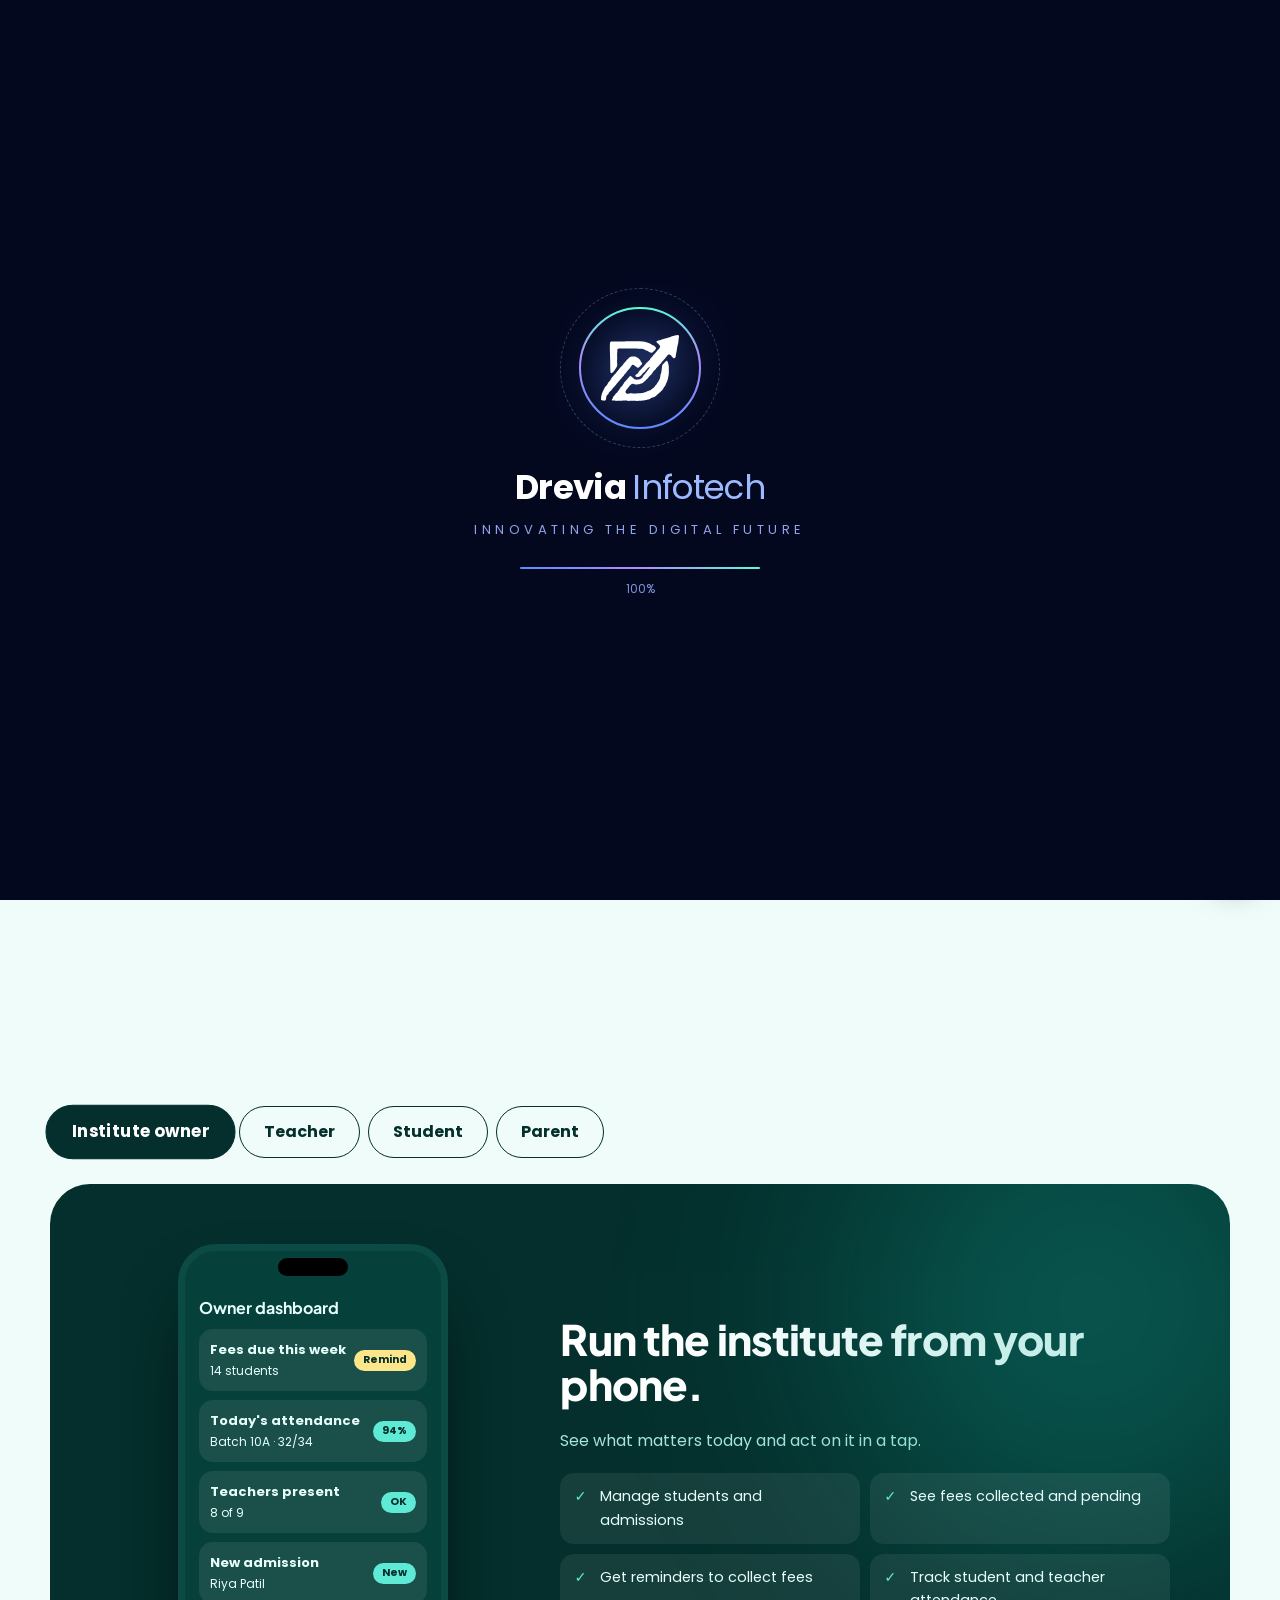
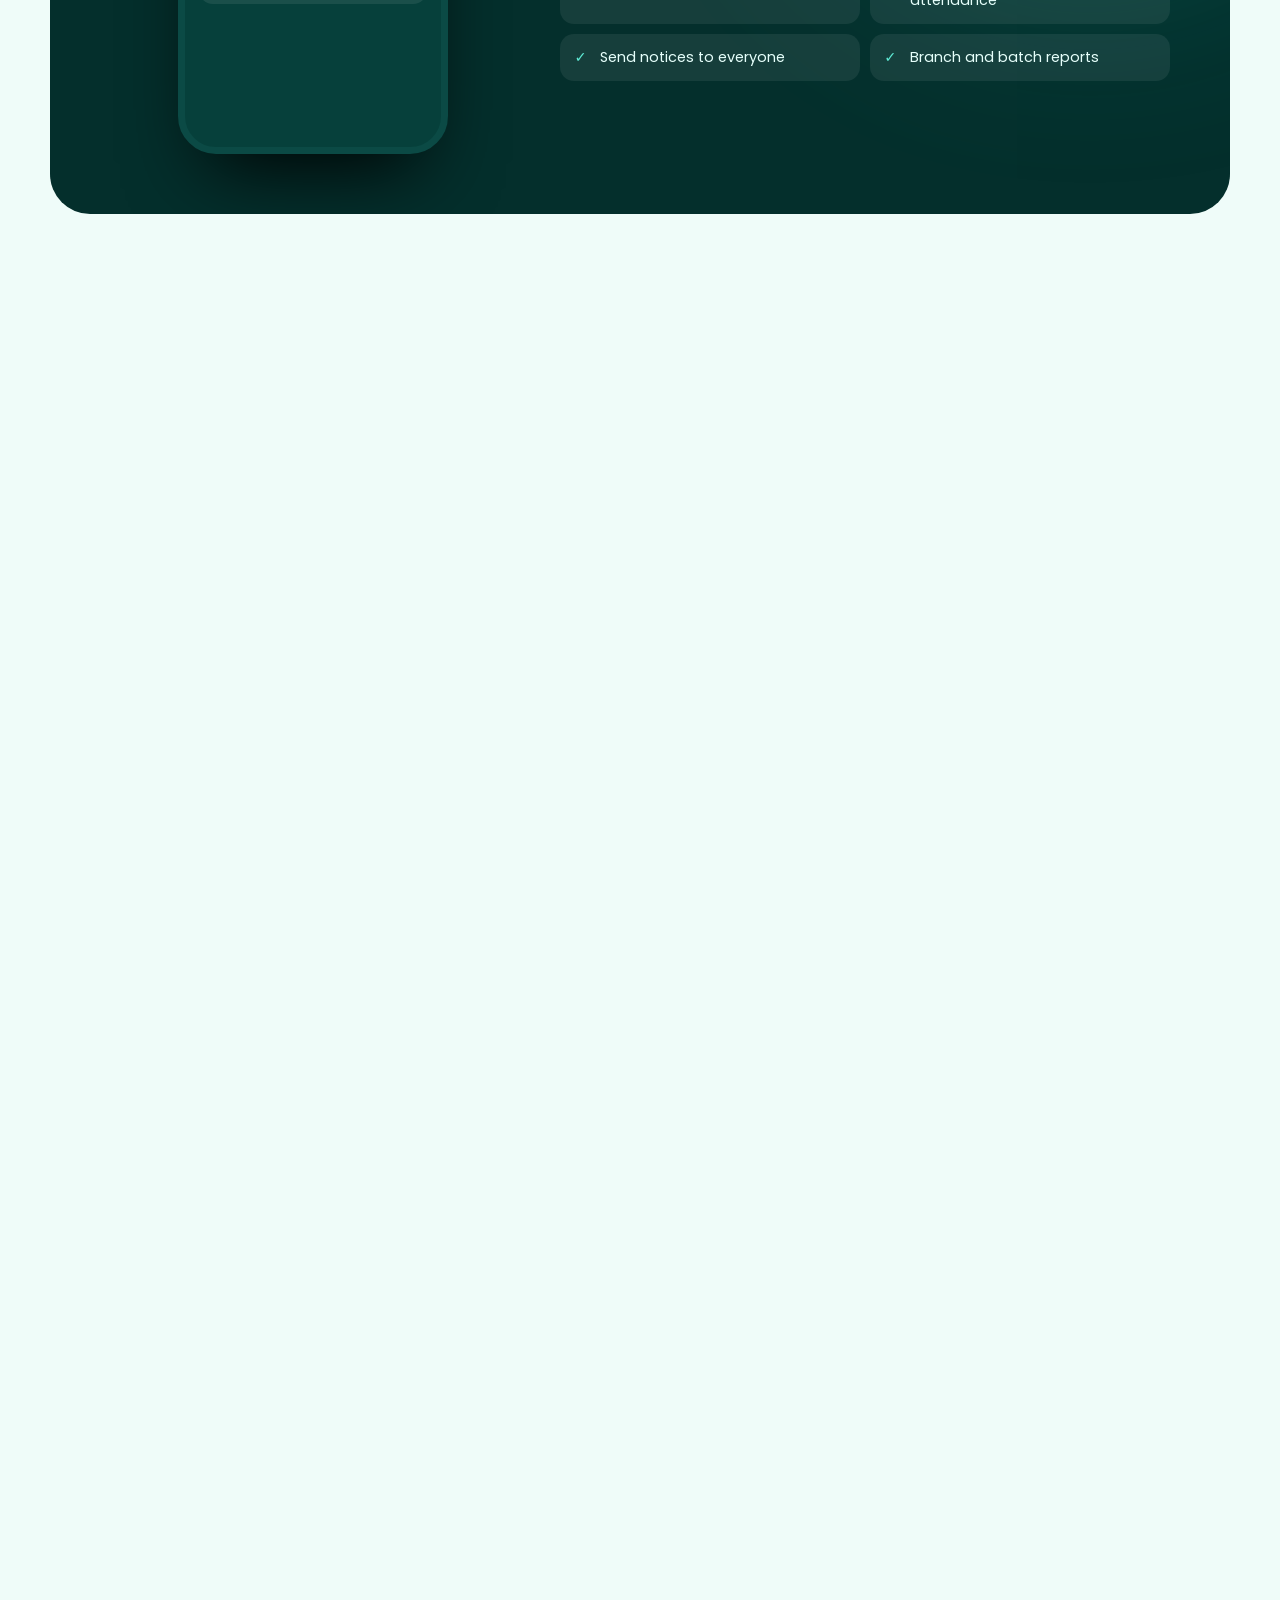
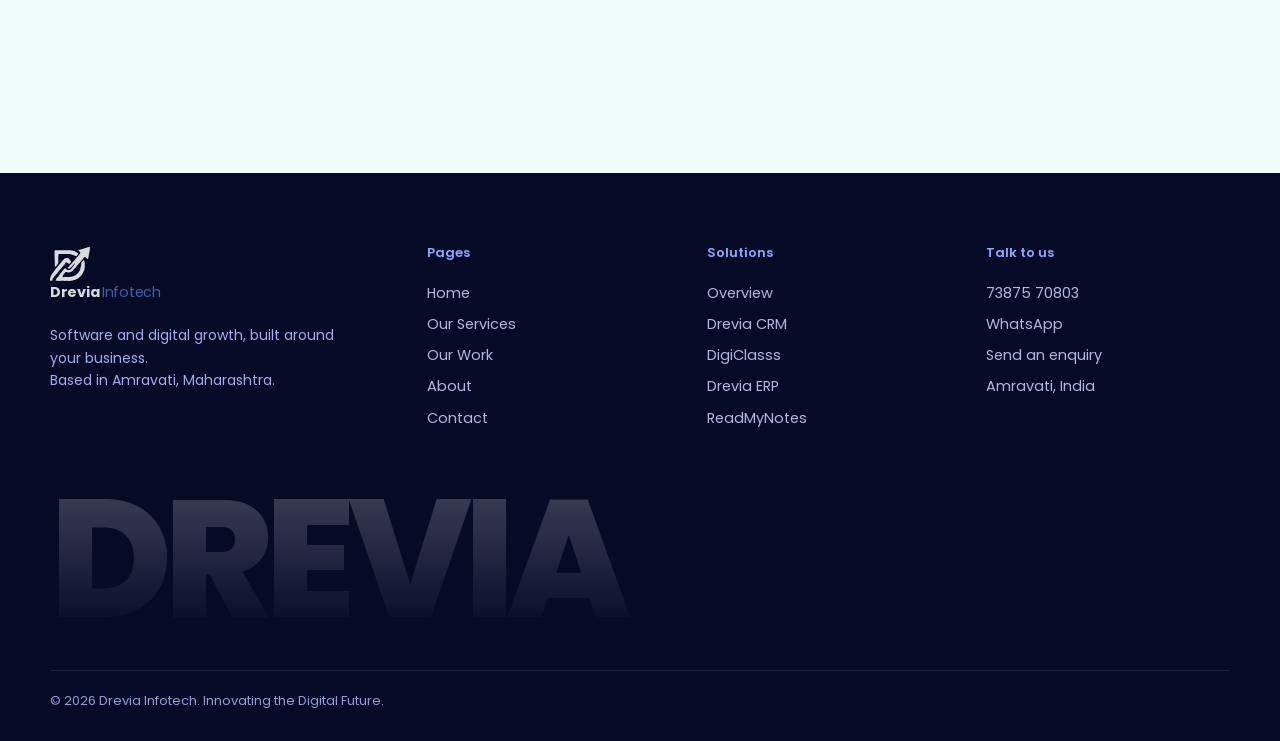
<file: digiclasss.html>
<!DOCTYPE html>
<html lang="en"><head><meta charset="utf-8"><meta name="viewport" content="width=device-width,initial-scale=1,viewport-fit=cover">
<title>DigiClasss: One Stop App for Institutes | Drevia Infotech, Amravati</title><meta name="description" content="DigiClasss by Drevia Infotech: manage students, attendance, online tests, fees, assignments and notices, and connect teachers, students and parents. Live at digiclasss.com.">
<meta name="theme-color" content="#070d33"><link rel="icon" href="assets/favicon.png">
<link rel="preconnect" href="https://fonts.googleapis.com"><link rel="preconnect" href="https://fonts.gstatic.com" crossorigin>
<link href="https://fonts.googleapis.com/css2?family=Poppins:wght@300;400;500;600;700;800&family=Lora:ital,wght@1,400;1,500&family=Syne:wght@600;700;800&family=Bricolage+Grotesque:opsz,wght@12..96,500;12..96,700;12..96,800&family=Unbounded:wght@400;600;800&family=Fraunces:ital,opsz,wght@0,9..144,500;0,9..144,700;1,9..144,500&family=Space+Grotesk:wght@400;500;700&family=Outfit:wght@400;500;600;800&family=Caveat:wght@600;700&family=Plus+Jakarta+Sans:wght@500;700;800&family=DM+Serif+Display&family=Sora:wght@500;700;800&display=swap" rel="stylesheet"><link rel="stylesheet" href="css/base.css">
<style>
body.digi{--bg:#effcf9;--fg:#042f2c;--acc:#0d9488;--muted:#3f6b67;--line:rgba(4,47,44,.14);--disp:'Plus Jakarta Sans',sans-serif;--navbg:rgba(239,252,249,.85)}
.digi #glow{display:none}
.crumb{font-size:13px;color:var(--muted);margin-bottom:16px}.crumb a{color:#0d9488;font-weight:600}
.dh{padding:calc(var(--ribbon) + var(--nav) + 50px) 0 70px;position:relative;overflow:hidden}
.dh::before{content:"";position:absolute;inset:0;background:radial-gradient(50% 60% at 90% 0,#5eead4aa,transparent 60%),radial-gradient(40% 50% at 0 100%,#a5b4fcaa,transparent 60%)}
.dh .g{display:grid;grid-template-columns:1.1fr .9fr;gap:40px;align-items:center;position:relative}
.dh h1{font-size:clamp(40px,7vw,100px);font-weight:800;letter-spacing:-.05em;line-height:.93}
.dh h1 span{background:linear-gradient(100deg,#0d9488,#4f46e5);-webkit-background-clip:text;background-clip:text;color:transparent}
.dh p.lead{font-size:clamp(17px,2vw,21px);color:var(--muted);max-width:540px}
.live{display:inline-flex;gap:10px;align-items:center;padding:8px 16px 8px 12px;border-radius:99px;background:#fff;border:1px solid var(--line);font-weight:600;font-size:14px;margin:6px 0 24px;box-shadow:0 10px 30px -14px #0d9488;transition:.3s}
.live:hover{transform:translateY(-3px)}.live i{width:9px;height:9px;border-radius:50%;background:#22c55e;box-shadow:0 0 0 0 #22c55e;animation:rp 2s infinite}
@keyframes rp{to{box-shadow:0 0 0 12px transparent}}
.digi .btn.p{--btnbg:linear-gradient(135deg,#0d9488,#4f46e5)}.digi .btn.g{color:#042f2c;border-color:#042f2c;background:transparent}
.acts{display:flex;gap:12px;flex-wrap:wrap}
.dash{background:#fff;border-radius:30px;padding:22px;box-shadow:0 50px 100px -40px #0d9488,0 0 0 1px var(--line);position:relative}
.dash .top{display:flex;justify-content:space-between;align-items:center;margin-bottom:16px}
.dash .top small{color:var(--muted)}.dash .av{width:36px;height:36px;border-radius:50%;background:linear-gradient(135deg,#0d9488,#4f46e5);color:#fff;display:grid;place-items:center;font-weight:700;font-size:13px}
.kp{display:grid;grid-template-columns:repeat(3,1fr);gap:10px}
.kp div{padding:14px;border-radius:16px;background:#effcf9}
.kp b{font-size:26px;display:block;letter-spacing:-.04em}.kp small{color:var(--muted);font-size:12px}.kp em{font-style:normal;font-size:11px;color:#16a34a}
.spark{height:90px;margin-top:14px;border-radius:16px;background:#f7fffd;position:relative;overflow:hidden}
.spark svg{width:100%;height:100%}.spark path.l{fill:none;stroke:#0d9488;stroke-width:3;stroke-dasharray:600;stroke-dashoffset:600;animation:dr 3s ease forwards infinite alternate}
@keyframes dr{to{stroke-dashoffset:0}}
.toast{position:absolute;right:-14px;bottom:-22px;padding:12px 16px;border-radius:16px;background:#042f2c;color:#fff;font-size:12.5px;box-shadow:0 20px 40px -10px #042f2c;animation:tf 6s ease-in-out infinite}
@keyframes tf{0%,100%{transform:translateY(0)}50%{transform:translateY(-10px)}}
.toast b{color:#5eead4}
/* roles */
.hd{font-size:clamp(30px,4.8vw,64px);font-weight:800;letter-spacing:-.045em;max-width:820px;line-height:1}
.sub{color:var(--muted);max-width:600px;font-size:17px}
.tabs{display:flex;gap:8px;flex-wrap:wrap;margin:36px 0 26px}
.tabs button{padding:12px 24px;border-radius:99px;border:1.5px solid #042f2c;background:transparent;font-weight:700;cursor:pointer;transition:.3s}
.tabs button.on{background:#042f2c;color:#fff;transform:scale(1.05)}
.rp{display:grid;grid-template-columns:.8fr 1.2fr;gap:44px;align-items:center;background:#042f2c;color:#e6fffb;border-radius:40px;padding:clamp(24px,5vw,60px);overflow:hidden;position:relative}
.rp::before{content:"";position:absolute;width:480px;height:480px;border-radius:50%;background:#14b8a6;filter:blur(130px);opacity:.3;right:-100px;top:-120px}
.pp{width:min(270px,80%);aspect-ratio:9/17;margin:auto;border-radius:38px;border:7px solid #0b4a45;background:#06403b;position:relative;overflow:hidden;padding:44px 14px 14px;box-shadow:0 40px 80px -30px #000}
.pp::before{content:"";position:absolute;top:7px;left:50%;width:70px;height:18px;margin-left:-35px;border-radius:10px;background:#000}
.pp .pi{display:none;flex-direction:column;gap:9px;animation:in .5s}
.pp .pi.on{display:flex}@keyframes in{from{opacity:0;transform:translateY(14px)}}
.pp h6{margin:0;font-size:16px;font-family:var(--disp)}
.pp .c{padding:11px;border-radius:14px;background:rgba(255,255,255,.08);font-size:12px;display:flex;justify-content:space-between;align-items:center;gap:8px}
.pp .c b{font-size:13px;display:block}.pp .c .t{font-size:10.5px;padding:2px 9px;border-radius:99px;background:#5eead4;color:#042f2c;font-weight:700;white-space:nowrap}
.pp .t.r{background:#fca5a5}.pp .t.y{background:#fde68a}
.rl{display:none}.rl.on{display:block;animation:in .5s}
.rl h3{font-size:clamp(26px,3.4vw,42px);font-weight:800;color:#fff}
.rl p{color:#a7e6df}
.rl ul{list-style:none;padding:0;margin:20px 0 0;display:grid;grid-template-columns:1fr 1fr;gap:10px}
.rl li{padding:12px 14px 12px 40px;border-radius:14px;background:rgba(255,255,255,.07);font-size:14.5px;position:relative}
.rl li::before{content:"✓";position:absolute;left:14px;color:#5eead4;font-weight:800}
/* feature blocks */
.fb{display:grid;grid-template-columns:1fr 1fr;gap:20px;margin-top:44px}
.card{padding:30px;border-radius:30px;background:#fff;border:1px solid var(--line);position:relative;overflow:hidden;--spot:rgba(13,148,136,.14)}
.card.wide{grid-column:1/-1}
.card h3{font-size:24px;font-weight:800;letter-spacing:-.03em}.card p{color:var(--muted);font-size:15px}
.card .ic{width:50px;height:50px;border-radius:16px;background:linear-gradient(135deg,#ccfbf1,#e0e7ff);display:grid;place-items:center;font-size:24px;margin-bottom:14px}
.att{display:grid;grid-template-columns:repeat(6,1fr);gap:8px;margin:16px 0}
.att button{aspect-ratio:1;border-radius:14px;border:0;background:#ccfbf1;color:#042f2c;font-weight:700;font-size:13px;cursor:pointer;transition:.25s}
.att button.a{background:#fecaca;color:#7f1d1d;transform:scale(.92)}
.att+div{display:flex;gap:16px;font-weight:700;align-items:center;flex-wrap:wrap}
.pill{padding:6px 14px;border-radius:99px;background:#ccfbf1;font-size:13px}
.quiz .q{padding:14px;border-radius:16px;background:#f0fdfa;margin:12px 0 10px;font-weight:600;font-size:15px}
.quiz .o{display:grid;gap:8px}
.quiz .o button{text-align:left;padding:12px 16px;border-radius:14px;border:1.5px solid var(--line);background:#fff;cursor:pointer;font-size:14.5px;transition:.25s}
.quiz .o button:hover{border-color:#0d9488;transform:translateX(5px)}
.quiz .o button.ok{background:#bbf7d0;border-color:#16a34a}.quiz .o button.no{background:#fecaca;border-color:#dc2626}
.quiz .res{margin-top:10px;font-size:14px;font-weight:600;min-height:22px}
.fee .row{display:flex;justify-content:space-between;font-weight:600;font-size:14px;margin:14px 0 6px}
.fee .pg{height:14px;border-radius:99px;background:#e2f5f2;overflow:hidden}.fee .pg i{display:block;height:100%;width:0;border-radius:99px;background:linear-gradient(90deg,#0d9488,#4f46e5);transition:width 1.6s cubic-bezier(.2,.8,.2,1)}
.card.in .fee .pg i,.fee.go .pg i{width:72%}
.rem{margin-top:18px;padding:14px;border-radius:16px;background:#042f2c;color:#fff;font-size:13.5px;display:flex;gap:12px;align-items:center}
.rem button{margin-left:auto;border:0;border-radius:99px;padding:8px 16px;background:#5eead4;color:#042f2c;font-weight:700;cursor:pointer}
.rem.sent button{background:#bbf7d0}
.mats{display:grid;gap:8px;margin-top:14px}
.mats div{display:flex;gap:12px;align-items:center;padding:12px;border-radius:14px;background:#f0fdfa;font-size:14px}
.mats span{font-size:22px}.mats b{display:block;font-size:14px}.mats small{color:var(--muted)}
/* hub */
.hub{position:relative;height:420px;margin-top:40px}
.hub .c0{position:absolute;left:50%;top:50%;width:130px;height:130px;margin:-65px;border-radius:50%;background:linear-gradient(135deg,#0d9488,#4f46e5);display:grid;place-items:center;color:#fff;font-weight:800;box-shadow:0 0 0 14px #0d948822,0 0 0 30px #0d948811;z-index:2;text-align:center;font-size:15px}
.hub .n{position:absolute;width:100px;height:100px;border-radius:50%;background:#fff;border:1.5px solid var(--line);display:grid;place-items:center;text-align:center;font-weight:700;font-size:13px;box-shadow:0 20px 40px -20px #0d9488;animation:fl 5s ease-in-out infinite;z-index:2}
.hub .n span{display:block;font-size:26px}
@keyframes fl{50%{transform:translateY(-12px)}}
.hub svg{position:absolute;inset:0;width:100%;height:100%}
.hub line{stroke:#0d9488;stroke-width:2;stroke-dasharray:6 8;animation:da 1.4s linear infinite}@keyframes da{to{stroke-dashoffset:-28}}
.nine{display:grid;grid-template-columns:repeat(3,1fr);gap:12px;margin-top:36px}
.nine div{padding:20px;border-radius:20px;background:#fff;border:1px solid var(--line);font-size:14px;color:var(--muted);transition:.3s}
.nine div:hover{transform:translateY(-6px);border-color:#0d9488}.nine b{display:block;color:var(--fg);font-size:16px}
.end{margin-top:80px;border-radius:40px;padding:clamp(34px,6vw,80px);background:linear-gradient(135deg,#0d9488,#4f46e5);color:#fff;text-align:center}
.end h2{font-size:clamp(28px,4.6vw,60px);font-weight:800}.end .btn.p{background:#fff;color:#042f2c;box-shadow:none}.end .btn.g{color:#fff;border-color:#fff}
@media (max-width:900px){.dh .g,.rp,.fb{grid-template-columns:1fr}.rl ul{grid-template-columns:1fr}.nine{grid-template-columns:1fr 1fr}.hub{height:520px}}
@media (max-width:520px){.nine{grid-template-columns:1fr}.att{grid-template-columns:repeat(4,1fr)}.toast{right:0}}
</style></head>
<body class="digi light loading">
<div id="loader" aria-label="Loading Drevia Infotech">
<div class="aur"></div><div class="panel t"></div><div class="panel b"></div><div class="lg-sweep"></div>
<div class="core">
 <div class="lg-mark"><svg viewBox="0 0 132 132"><defs><linearGradient id="lgg" x1="0" x2="1"><stop offset="0" stop-color="#5b8cff"/><stop offset=".6" stop-color="#b18cff"/><stop offset="1" stop-color="#5bffd1"/></linearGradient></defs><circle class="c1" cx="66" cy="66" r="60"/><circle class="c2" cx="66" cy="66" r="60"/></svg><img src="assets/logo-mark-white.svg" alt="Drevia Infotech logo"></div>
 <div class="lg-name" data-lg><span class="ch" style="--k:0">D</span><span class="ch" style="--k:1">r</span><span class="ch" style="--k:2">e</span><span class="ch" style="--k:3">v</span><span class="ch" style="--k:4">i</span><span class="ch" style="--k:5">a</span> <em><span class="ch" style="--k:7">I</span><span class="ch" style="--k:8">n</span><span class="ch" style="--k:9">f</span><span class="ch" style="--k:10">o</span><span class="ch" style="--k:11">t</span><span class="ch" style="--k:12">e</span><span class="ch" style="--k:13">c</span><span class="ch" style="--k:14">h</span></em></div>
 <div class="lg-tag">INNOVATING THE DIGITAL FUTURE</div>
 <div class="lg-bar"><i></i></div><div class="lg-pct">0%</div>
</div></div><div class="progress"></div><div id="glow"></div><header class="nav"><div class="wrap">
<a class="brand" href="index.html" aria-label="Drevia Infotech home"><img src="assets/logo-mark.svg" alt="" class="lm"><div>Drevia <span>Infotech</span></div></a>
<nav class="links" aria-label="Main"><a class="l" href="index.html">Home</a><a class="l" href="services.html">Our Services</a><a class="l" href="work.html">Our Work</a><a class="l" href="about.html">About</a><a class="l" href="contact.html">Contact</a>
<div class="cta-wrap"><button class="cta" aria-haspopup="true" aria-expanded="false">Solutions <svg width="14" height="14" viewBox="0 0 24 24" fill="none" stroke="currentColor" stroke-width="2.5"><path d="m6 9 6 6 6-6"/></svg></button>
<div class="menu" role="menu"><a href="drevia-crm.html"><span class="ic" style="background:rgba(244,114,182,.18)">🎯</span><span><b>Drevia CRM</b><small>Leads, follow-ups and pipeline for every industry</small></span></a><a href="digiclasss.html"><span class="ic" style="background:rgba(45,212,191,.18)">🎓</span><span><b>DigiClasss</b><small>One app for institutes, teachers, students, parents</small></span></a><a href="drevia-erp.html"><span class="ic" style="background:rgba(52,211,153,.18)">📊</span><span><b>Drevia ERP</b><small>Billing, stock, HR and reports in one system</small></span></a><a href="readmynotes.html"><span class="ic" style="background:rgba(250,204,21,.18)">📚</span><span><b>ReadMyNotes</b><small>University-wise notes, papers and material</small></span></a><a class="all" href="solutions.html">See all solutions overview</a></div></div></nav>
<button class="burger" aria-label="Open menu"><i></i><i></i><i></i></button></div></header>
<div class="drawer" aria-label="Mobile menu"><a href="index.html">Home</a><a href="services.html">Our Services</a><a href="work.html">Our Work</a><a href="about.html">About</a><a href="contact.html">Contact</a><small>Solutions</small><a class="s" href="solutions.html">All solutions</a><a class="s" href="drevia-crm.html">Drevia CRM</a><a class="s" href="digiclasss.html">DigiClasss</a><a class="s" href="drevia-erp.html">Drevia ERP</a><a class="s" href="readmynotes.html">ReadMyNotes</a><a href="https://wa.me/917387570803" style="color:#7dffb0;font-size:18px;margin-top:20px">WhatsApp us: 73875 70803</a></div>
<main>
<section class="dh"><div class="wrap g"><div>
<div class="crumb"><a href="solutions.html">Solutions</a> / DigiClasss</div>
<h1 data-split>One stop for your whole institute.</h1>
<p class="lead" data-r="up" style="--d:.6s">DigiClasss is for institute owners. Manage students, take attendance, run online tests, collect fees and keep teachers, students and parents connected in one app.</p>
<a class="live" href="https://digiclasss.com" target="_blank" rel="noopener" data-r="up" style="--d:.7s"><i></i>Live now at digiclasss.com ↗</a>
<div class="acts" data-r="up" style="--d:.8s"><a class="btn p" href="https://digiclasss.com" target="_blank" rel="noopener" data-mag>Visit the live platform</a><a class="btn g" href="contact.html" data-mag>Get it for my institute</a></div></div>
<div class="dash" data-r="zoom" style="--d:.4s" data-tilt="6"><div class="top"><div><small>Good morning</small><b style="display:block;font-size:18px">Institute overview</b></div><div class="av">AK</div></div>
<div class="kp"><div><b data-count="248">0</b><small>Students</small><br><em>↑ 6.2%</em></div><div><b data-count="94" data-suffix="%">0</b><small>Attendance</small><br><em>↑ 2.1%</em></div><div><b data-count="72" data-suffix="%">0</b><small>Fees collected</small><br><em>this month</em></div></div>
<div class="spark"><svg viewBox="0 0 300 90" preserveAspectRatio="none"><path class="l" d="M0 70 C30 60 50 30 80 40 S130 70 160 45 S220 15 250 30 S285 20 300 10"/></svg></div>
<div class="toast"><b>Fee received</b> · Aarav Sharma<br>Attendance marked · Batch 10A · 32/34</div></div></div></section>

<section class="pad" style="padding-top:20px"><div class="wrap"><h2 class="hd" data-r="up">Four people. One app. Each sees their own world.</h2><p class="sub" data-r="up">Pick a role and see what the app gives them.</p>
<div class="tabs" role="tablist"><button class="on" data-t="0">Institute owner</button><button data-t="1">Teacher</button><button data-t="2">Student</button><button data-t="3">Parent</button></div>
<div class="rp"><div class="pp">
<div class="pi on"><h6>Owner dashboard</h6><div class="c"><span><b>Fees due this week</b>14 students</span><span class="t y">Remind</span></div><div class="c"><span><b>Today's attendance</b>Batch 10A · 32/34</span><span class="t">94%</span></div><div class="c"><span><b>Teachers present</b>8 of 9</span><span class="t">OK</span></div><div class="c"><span><b>New admission</b>Riya Patil</span><span class="t">New</span></div></div>
<div class="pi"><h6>Teacher</h6><div class="c"><span><b>Mark attendance</b>Batch 12B · 10:00</span><span class="t">Open</span></div><div class="c"><span><b>Assignment</b>Optics worksheet</span><span class="t y">Due Fri</span></div><div class="c"><span><b>Upload notes</b>Chapter 7 PDF</span><span class="t">Added</span></div><div class="c"><span><b>Physics test</b>Batch 12B</span><span class="t">Live</span></div></div>
<div class="pi"><h6>Student</h6><div class="c"><span><b>Timetable</b>Maths · 11:30</span><span class="t">Next</span></div><div class="c"><span><b>Assignment due</b>Optics worksheet</span><span class="t y">2 days</span></div><div class="c"><span><b>Online test</b>Physics · 20 Qs</span><span class="t">Start</span></div><div class="c"><span><b>Study material</b>5 new files</span><span class="t">New</span></div></div>
<div class="pi"><h6>Parent</h6><div class="c"><span><b>Attendance</b>Aarav · present today</span><span class="t">✓</span></div><div class="c"><span><b>Fees</b>₹ 4,500 due 10th</span><span class="t y">Pay</span></div><div class="c"><span><b>Test result</b>Physics · 18/20</span><span class="t">90%</span></div><div class="c"><span><b>Notice</b>Holiday on Monday</span><span class="t">New</span></div></div></div>
<div><div class="rl on"><h3>Run the institute from your phone.</h3><p>See what matters today and act on it in a tap.</p><ul><li>Manage students and admissions</li><li>See fees collected and pending</li><li>Get reminders to collect fees</li><li>Track student and teacher attendance</li><li>Send notices to everyone</li><li>Branch and batch reports</li></ul></div>
<div class="rl"><h3>Less paperwork, more teaching.</h3><p>Everything a teacher does daily, in one place.</p><ul><li>Take student attendance</li><li>Mark own attendance as staff</li><li>Post assignments</li><li>Upload notes and material</li><li>Create and publish tests</li><li>Message students and parents</li></ul></div>
<div class="rl"><h3>Everything for class, in the pocket.</h3><p>Students never have to ask what is next.</p><ul><li>Timetable and class schedule</li><li>Assignments with due dates</li><li>Attend online tests</li><li>Notes and material anytime</li><li>Results and progress</li><li>Notices from the institute</li></ul></div>
<div class="rl"><h3>Know how your child is doing.</h3><p>Parents stay informed without calling the office.</p><ul><li>Daily attendance updates</li><li>Fee status and dues</li><li>Test results and progress</li><li>Notices and holidays</li><li>Talk to teachers</li><li>Assignment status</li></ul></div></div></div></div></section>

<section class="pad" style="padding-top:0"><div class="wrap"><h2 class="hd" data-r="up">Try the work a teacher does every day.</h2>
<div class="fb">
<div class="card spot" data-r="up"><div class="ic">✅</div><h3>Attendance in seconds</h3><p>Tap a student to mark absent. Parents are informed automatically.</p><div class="att" id="att"><button type='button'>Aarav</button><button type='button'>Diya</button><button type='button'>Kabir</button><button type='button'>Meera</button><button type='button'>Riya</button><button type='button'>Arjun</button><button type='button'>Sana</button><button type='button'>Dev</button><button type='button'>Isha</button><button type='button'>Neel</button><button type='button'>Tara</button><button type='button'>Om</button></div><div><span class="pill">Present: <span id="pc">12</span></span><span class="pill" style="background:#fecaca">Absent: <span id="ac">0</span></span></div></div>
<div class="card spot quiz" data-r="up" style="--d:.1s"><div class="ic">📝</div><h3>Online tests</h3><p>Create a test, set a time, get results the moment it ends.</p><div class="q">Which lens converges parallel rays of light?</div><div class="o" id="qz"><button type="button" data-a="0">Concave lens</button><button type="button" data-a="1">Convex lens</button><button type="button" data-a="0">Plane mirror</button></div><div class="res" id="qr"></div></div>
<div class="card spot" data-r="up"><div class="ic">💳</div><h3>Fees without chasing</h3><p>See what is paid and what is due. The app reminds the admin when fees are pending.</p><div class="fee"><div class="row"><span>Collected this month</span><b>72%</b></div><div class="pg"><i></i></div></div><div class="rem" id="rem"><span>🔔 14 students have fees due this week.</span><button type="button" id="rb">Remind admin</button></div></div>
<div class="card spot" data-r="up" style="--d:.1s"><div class="ic">📚</div><h3>Assignments, notes and material</h3><p>Teachers upload once. Students find everything in their app.</p><div class="mats"><div><span>📄</span><span><b>Optics worksheet</b><small>Assignment · due Friday</small></span></div><div><span>📘</span><span><b>Chapter 7 notes</b><small>Notes · PDF</small></span></div><div><span>🎬</span><span><b>Revision session</b><small>Material · video link</small></span></div></div></div>
<div class="card wide" data-r="up"><div class="ic">🔔</div><h3>Everyone connected, nobody chasing</h3><p>Notices, attendance, fees and tests reach the right people instantly.</p>
<div class="hub"><svg viewBox="0 0 800 420" preserveAspectRatio="none"><line x1="400" y1="210" x2="140" y2="70"/><line x1="400" y1="210" x2="660" y2="70"/><line x1="400" y1="210" x2="140" y2="350"/><line x1="400" y1="210" x2="660" y2="350"/></svg>
<div class="c0">DigiClasss<br>App</div><div class="n" style="left:calc(17% - 50px);top:20px"><div><span>🏫</span>Owner</div></div><div class="n" style="right:calc(17% - 50px);top:20px;animation-delay:-1s"><div><span>🧑‍🏫</span>Teachers</div></div><div class="n" style="left:calc(17% - 50px);bottom:20px;animation-delay:-2s"><div><span>🎒</span>Students</div></div><div class="n" style="right:calc(17% - 50px);bottom:20px;animation-delay:-3s"><div><span>👨‍👩‍👧</span>Parents</div></div></div></div></div></div></section>

<section class="pad" style="padding-top:0"><div class="wrap"><h2 class="hd" data-r="up">Nine tools already running on digiclasss.com.</h2><p class="sub" data-r="up">This is a real, live product from Drevia Infotech.</p>
<div class="nine"><div data-r="up"><b>Admissions</b>From enquiry to enrolment</div><div data-r="up"><b>Attendance</b>Quick marking, parents informed</div><div data-r="up"><b>Fees</b>Payments and dues</div><div data-r="up"><b>Tests and results</b>Create, publish, track</div><div data-r="up"><b>Study material</b>Notes in one place</div><div data-r="up"><b>Communication</b>Updates in seconds</div><div data-r="up"><b>Timetable</b>Clear classes and schedules</div><div data-r="up"><b>Reports</b>Activity at a glance</div><div data-r="up"><b>Admin dashboard</b>Day-to-day management</div></div>
<div class="end" data-r="zoom"><h2>Bring your institute online, the simple way.</h2><p>Call us on 73875 70803</p><div class="acts" style="justify-content:center"><a class="btn p" href="contact.html" data-mag>Book a demo</a><a class="btn g" href="https://digiclasss.com" target="_blank" rel="noopener">Open digiclasss.com ↗</a></div></div></div></section>
</main>
<footer class="ft"><div class="wrap">
<div class="fgrid"><div><a class="brand" href="index.html" style="color:#fff"><img src="assets/logo-mark-white.svg" alt=""><div>Drevia <span>Infotech</span></div></a>
<p style="margin:16px 0 0;max-width:300px;color:#9fb0ee;font-size:14px">Software and digital growth, built around your business.<br>Based in Amravati, Maharashtra.</p></div>
<div><h5>Pages</h5><a href="index.html">Home</a><a href="services.html">Our Services</a><a href="work.html">Our Work</a><a href="about.html">About</a><a href="contact.html">Contact</a></div><div><h5>Solutions</h5><a href="solutions.html">Overview</a><a href="drevia-crm.html">Drevia CRM</a><a href="digiclasss.html">DigiClasss</a><a href="drevia-erp.html">Drevia ERP</a><a href="readmynotes.html">ReadMyNotes</a></div>
<div><h5>Talk to us</h5><a href="tel:+917387570803">73875 70803</a><a href="https://wa.me/917387570803">WhatsApp</a><a href="contact.html">Send an enquiry</a><a href="contact.html#map">Amravati, India</a></div></div>
<div class="big" aria-hidden="true">DREVIA</div>
<div class="fbot"><span>© 2026 Drevia Infotech. Innovating the Digital Future.</span></div></div></footer>
<div class="fab"><a class="wa" href="https://wa.me/917387570803" aria-label="WhatsApp Drevia Infotech"><svg width="26" height="26" viewBox="0 0 24 24" fill="currentColor"><path d="M20.5 3.5A11 11 0 0 0 3.2 17.3L2 22l4.8-1.2A11 11 0 1 0 20.5 3.5zm-8.4 17a9 9 0 0 1-4.6-1.3l-.3-.2-2.8.7.8-2.7-.2-.3a9 9 0 1 1 7.1 3.8zm5-6.7c-.3-.1-1.6-.8-1.8-.9s-.4-.1-.6.1-.7.9-.8 1-.3.2-.6.1a7.3 7.3 0 0 1-3.6-3.1c-.3-.5.3-.4.8-1.4a.5.5 0 0 0 0-.5l-.8-1.9c-.2-.5-.4-.4-.6-.4h-.5a1 1 0 0 0-.7.3 3 3 0 0 0-.9 2.2 5.2 5.2 0 0 0 1.1 2.8 11.800 11.800 0 0 0 4.500 4c1.700.7 2.400.8 3.200.7a2.700 2.700 0 0 0 1.800-1.300 2.200 2.200 0 0 0 .2-1.300c-.1-.1-.3-.2-.6-.3z"/></svg></a>
<a class="ph" href="tel:+917387570803" aria-label="Call Drevia Infotech"><svg width="24" height="24" viewBox="0 0 24 24" fill="none" stroke="currentColor" stroke-width="2"><path d="M22 16.9v3a2 2 0 0 1-2.2 2 19.800 19.800 0 0 1-8.600-3.100 19.500 19.500 0 0 1-6-6A19.800 19.800 0 0 1 2.100 4.200 2 2 0 0 1 4.100 2h3a2 2 0 0 1 2 1.700c.1 1 .4 1.900.7 2.800a2 2 0 0 1-.5 2.100L8.100 9.900a16 16 0 0 0 6 6l1.300-1.300a2 2 0 0 1 2.100-.4c.9.3 1.800.6 2.800.7a2 2 0 0 1 1.700 2z"/></svg></a></div>
<script src="js/main.js"></script>
<script>
const tabs=[...document.querySelectorAll('.tabs button')],pis=[...document.querySelectorAll('.pi')],rls=[...document.querySelectorAll('.rl')];
tabs.forEach(b=>b.onclick=()=>{const i=+b.dataset.t;tabs.forEach(x=>x.classList.toggle('on',x===b));pis.forEach((p,k)=>p.classList.toggle('on',k===i));rls.forEach((p,k)=>p.classList.toggle('on',k===i))});
const at=[...document.querySelectorAll('#att button')];
at.forEach(b=>b.onclick=()=>{b.classList.toggle('a');const a=at.filter(x=>x.classList.contains('a')).length;ac.textContent=a;pc.textContent=at.length-a});
document.querySelectorAll('#qz button').forEach(b=>b.onclick=()=>{const ok=b.dataset.a==='1';document.querySelectorAll('#qz button').forEach(x=>x.classList.remove('ok','no'));b.classList.add(ok?'ok':'no');qr.textContent=ok?'Correct. Result saved instantly.':'Not quite. Try again.'});
rb.onclick=()=>{rem.classList.add('sent');rem.firstElementChild.textContent='✅ Reminder sent to admin.';rb.textContent='Sent'};
</script>
</body></html>
</file>
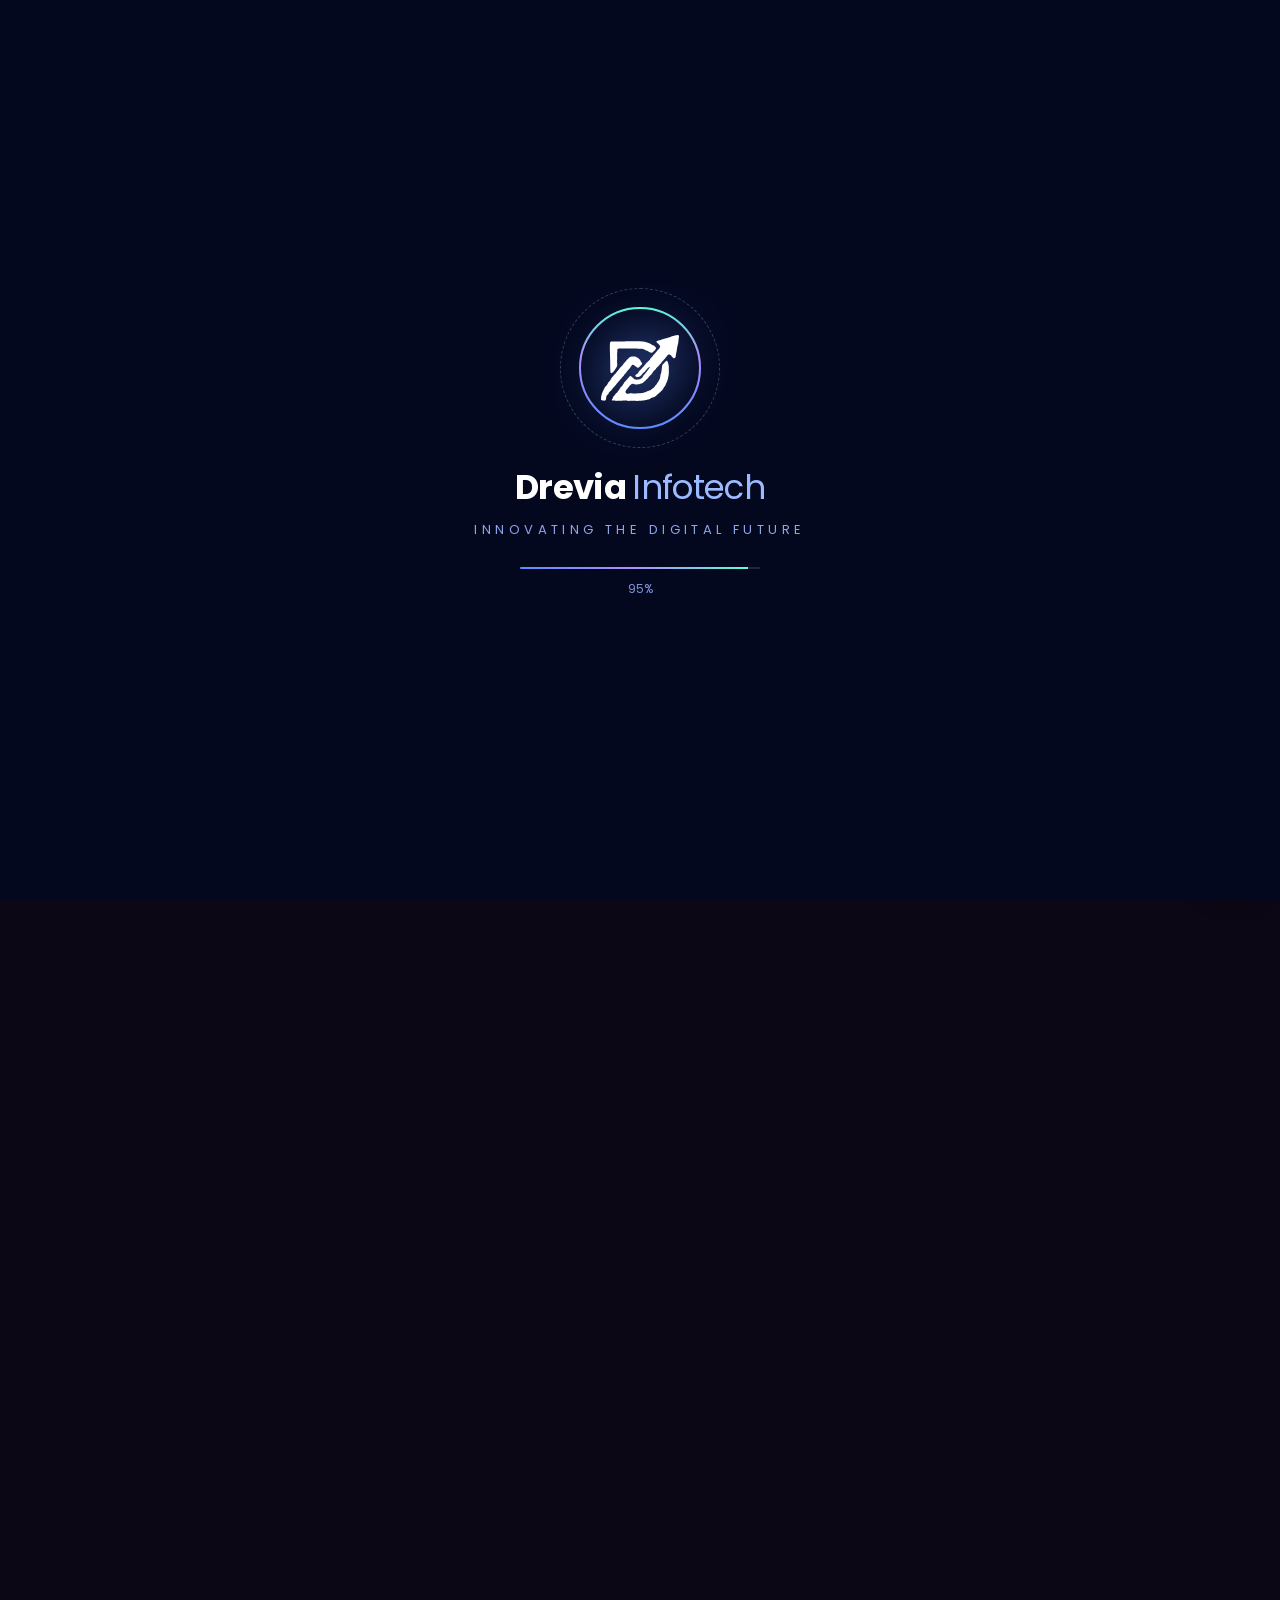
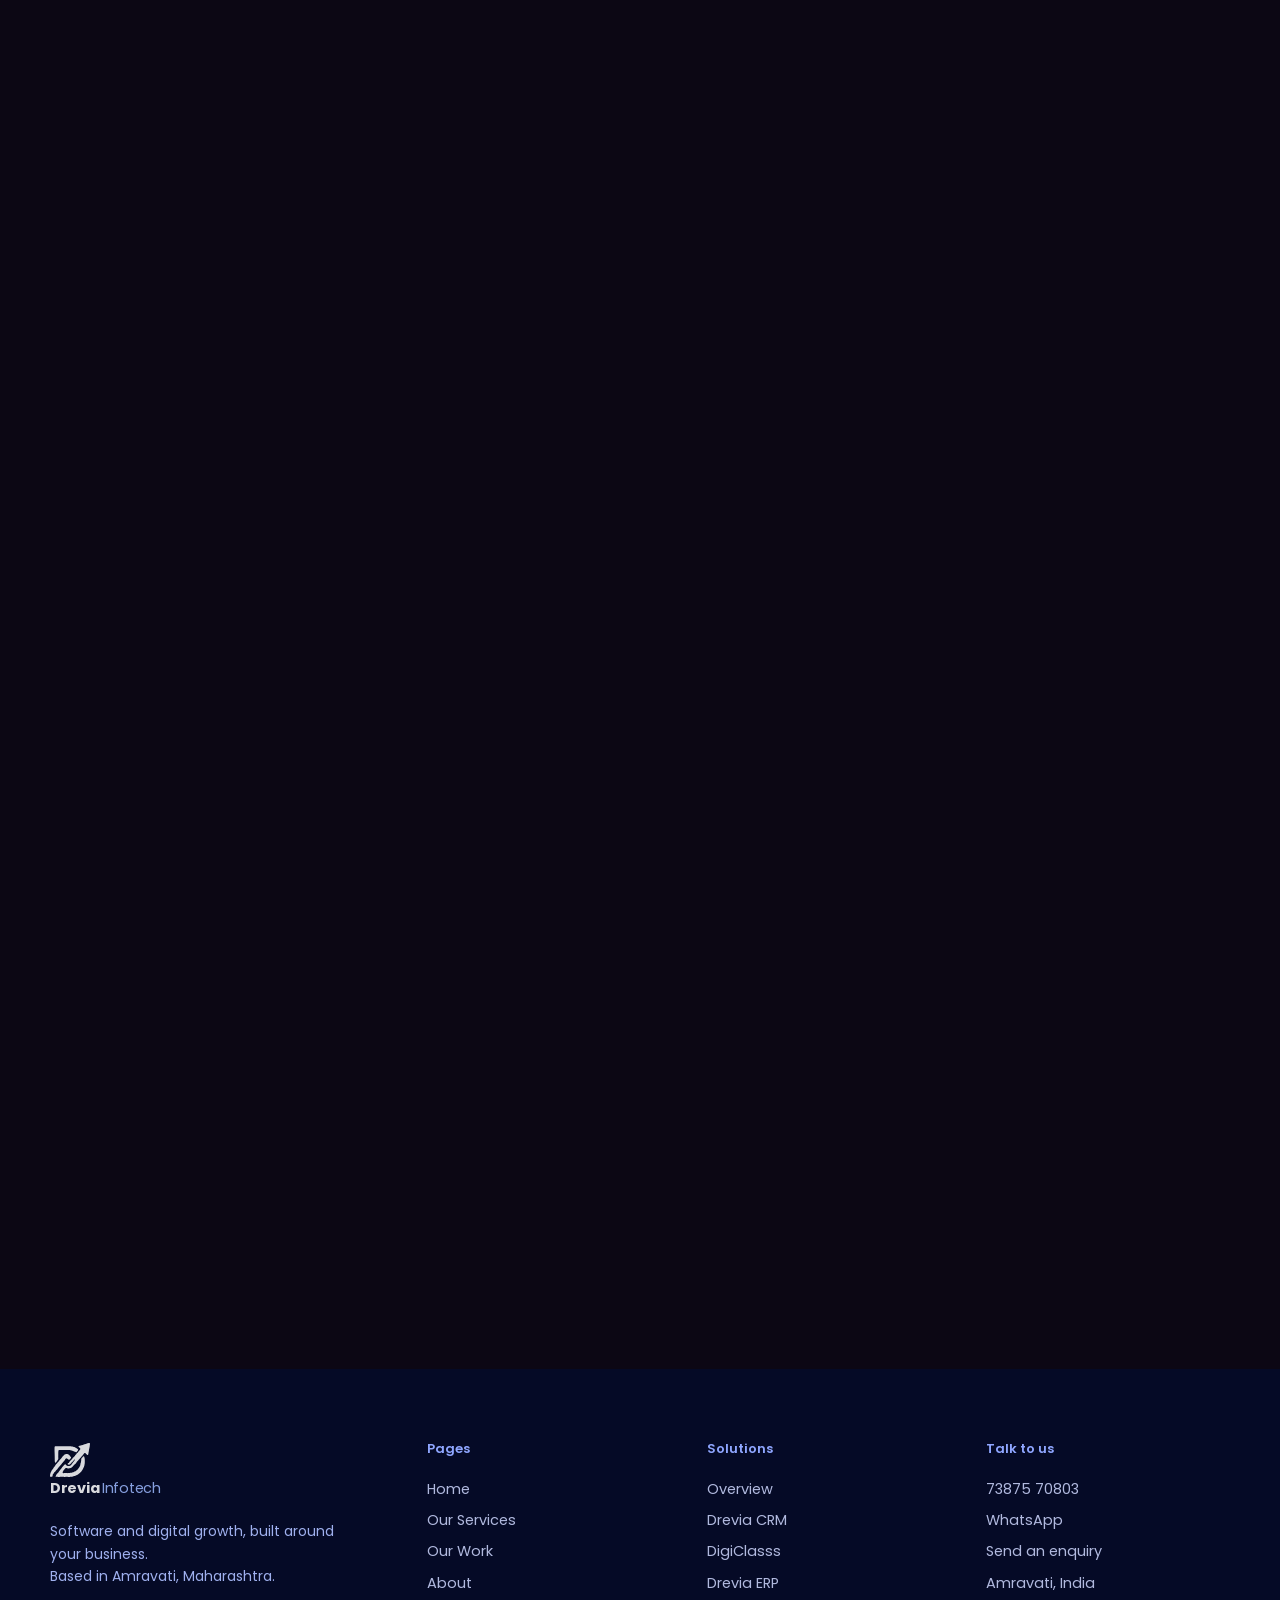
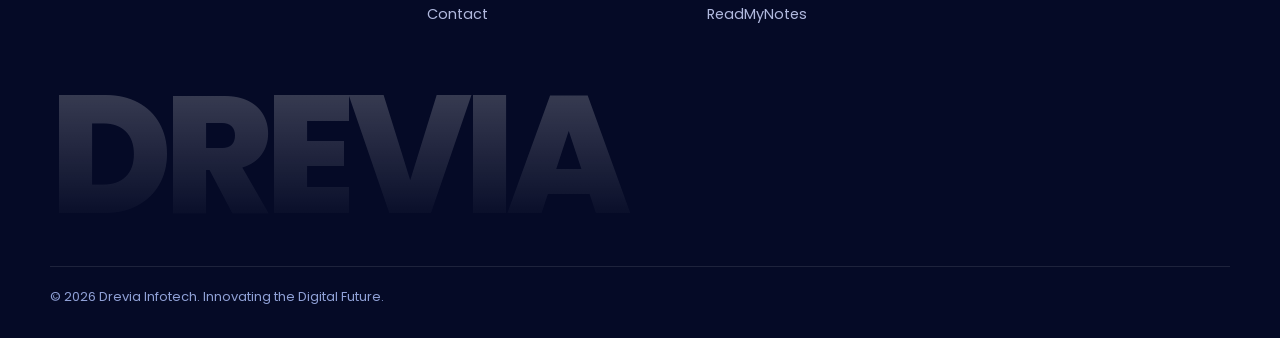
<file: drevia-crm.html>
<!DOCTYPE html>
<html lang="en"><head><meta charset="utf-8"><meta name="viewport" content="width=device-width,initial-scale=1,viewport-fit=cover">
<title>Drevia CRM | Drevia Infotech, Amravati</title><meta name="description" content="Drevia CRM by Drevia Infotech: capture leads, never miss a follow-up and see your pipeline.">
<meta name="theme-color" content="#070d33"><link rel="icon" href="assets/favicon.png">
<link rel="preconnect" href="https://fonts.googleapis.com"><link rel="preconnect" href="https://fonts.gstatic.com" crossorigin>
<link href="https://fonts.googleapis.com/css2?family=Poppins:wght@300;400;500;600;700;800&family=Lora:ital,wght@1,400;1,500&family=Syne:wght@600;700;800&family=Bricolage+Grotesque:opsz,wght@12..96,500;12..96,700;12..96,800&family=Unbounded:wght@400;600;800&family=Fraunces:ital,opsz,wght@0,9..144,500;0,9..144,700;1,9..144,500&family=Space+Grotesk:wght@400;500;700&family=Outfit:wght@400;500;600;800&family=Caveat:wght@600;700&family=Plus+Jakarta+Sans:wght@500;700;800&family=DM+Serif+Display&family=Sora:wght@500;700;800&display=swap" rel="stylesheet"><link rel="stylesheet" href="css/base.css">
<style>
body.crm{--bg:#0c0714;--fg:#fdf2ff;--acc:#f472b6;--muted:rgba(253,242,255,.66);--line:rgba(244,114,182,.22);--disp:'Bricolage Grotesque',sans-serif;--navbg:rgba(12,7,20,.85)}
.crm #glow{--acc:#f472b6}
.crm::before{content:"";position:fixed;inset:0;background:radial-gradient(50% 40% at 85% 0,rgba(244,114,182,.22),transparent 70%),radial-gradient(40% 40% at 0 60%,rgba(139,92,246,.2),transparent 70%);pointer-events:none;z-index:0}
main{position:relative;z-index:1}
.crumb{font-size:13px;color:var(--muted);margin-bottom:16px}.crumb a{color:var(--acc)}
.ch1{padding:calc(var(--ribbon) + var(--nav) + 60px) 0 50px}
.ch1 h1{font-size:clamp(40px,7.4vw,108px);font-weight:800;letter-spacing:-.055em;line-height:.93;max-width:1000px}
.ch1 p.lead{font-size:clamp(17px,2vw,21px);color:var(--muted);max-width:620px}
.crm .btn.p{--btnbg:linear-gradient(135deg,#f472b6,#8b5cf6);box-shadow:0 14px 40px -14px #f472b6}.crm .btn.g{border-color:var(--line);color:var(--fg)}
.acts{display:flex;gap:12px;flex-wrap:wrap}
.board{margin-top:50px;border-radius:30px;border:1px solid var(--line);background:rgba(255,255,255,.03);padding:20px;box-shadow:0 60px 120px -60px #f472b6}
.bt{display:flex;justify-content:space-between;align-items:center;gap:12px;flex-wrap:wrap;margin-bottom:16px;font-size:14px;color:var(--muted)}
.bt button{border:0;border-radius:99px;padding:9px 18px;background:linear-gradient(135deg,#f472b6,#8b5cf6);color:#fff;font-weight:600;cursor:pointer}
.cols{display:grid;grid-template-columns:repeat(5,1fr);gap:10px}
.cl{border-radius:18px;background:rgba(255,255,255,.04);border:1px solid var(--line);padding:12px;min-height:220px}
.cl h5{margin:0 0 10px;font-size:12.5px;color:var(--acc);display:flex;justify-content:space-between;font-family:'Poppins'}
.ld{padding:10px 12px;border-radius:12px;background:rgba(255,255,255,.07);margin-bottom:8px;font-size:12.5px;cursor:pointer;border:1px solid transparent;transition:.25s;animation:pin .4s}
@keyframes pin{from{opacity:0;transform:translateY(10px)}}
.ld:hover{border-color:var(--acc);transform:translateY(-3px)}.ld b{display:block}.ld span{color:var(--muted);font-size:11.5px}
.hint{font-size:12.5px;color:var(--muted);margin:12px 0 0}
.hd{font-size:clamp(30px,4.8vw,62px);font-weight:800;letter-spacing:-.045em;max-width:820px;line-height:1}.sub{color:var(--muted);max-width:600px;font-size:17px}
.adv{display:grid;grid-template-columns:repeat(3,1fr);gap:14px;margin-top:40px}
.ad{padding:26px;border-radius:24px;border:1px solid var(--line);background:linear-gradient(160deg,rgba(244,114,182,.09),rgba(255,255,255,.01));transition:.3s;--spot:rgba(244,114,182,.2)}
.ad:hover{transform:translateY(-6px);border-color:var(--acc)}.ad .e{font-size:28px}.ad h3{font-size:19px;margin:12px 0 6px}.ad p{color:var(--muted);font-size:14px;margin:0}
.ind{display:grid;grid-template-columns:repeat(3,1fr);gap:14px;margin-top:40px}
.it{padding:24px;border-radius:24px;border:1px solid var(--line);background:rgba(255,255,255,.03);position:relative;transition:.3s;--spot:rgba(244,114,182,.18)}
.it:hover{transform:translateY(-6px);border-color:var(--acc)}.it .e{font-size:28px}.it h4{font-size:18px;margin:10px 0 4px}.it p{font-size:13.5px;color:var(--muted);margin:0 0 14px}
.it i{font-style:normal;font-size:11.5px;font-weight:600;padding:4px 12px;border-radius:99px;background:rgba(251,191,36,.14);color:#fbbf24;border:1px solid rgba(251,191,36,.35)}
.it.feat{background:linear-gradient(160deg,rgba(244,114,182,.2),rgba(139,92,246,.12));border-color:var(--acc)}
.end{margin-top:90px;border-radius:36px;padding:clamp(34px,6vw,80px);background:linear-gradient(135deg,#f472b6,#8b5cf6);color:#1a0716;text-align:center}
.end h2{font-size:clamp(28px,4.8vw,60px);font-weight:800}.end .btn{background:#1a0716;color:#fff;box-shadow:none}
@media (max-width:980px){.cols{grid-template-columns:1fr 1fr}.adv,.ind{grid-template-columns:1fr 1fr}}
@media (max-width:560px){.adv,.ind{grid-template-columns:1fr}.cols{display:flex;overflow-x:auto;scroll-snap-type:x mandatory;gap:10px;margin:0 -6px;padding:0 6px 8px}.cl{min-width:68%;scroll-snap-align:start;min-height:200px}.board{padding:14px}}
</style></head>
<body class="crm loading">
<div id="loader" aria-label="Loading Drevia Infotech">
<div class="aur"></div><div class="panel t"></div><div class="panel b"></div><div class="lg-sweep"></div>
<div class="core">
 <div class="lg-mark"><svg viewBox="0 0 132 132"><defs><linearGradient id="lgg" x1="0" x2="1"><stop offset="0" stop-color="#5b8cff"/><stop offset=".6" stop-color="#b18cff"/><stop offset="1" stop-color="#5bffd1"/></linearGradient></defs><circle class="c1" cx="66" cy="66" r="60"/><circle class="c2" cx="66" cy="66" r="60"/></svg><img src="assets/logo-mark-white.svg" alt="Drevia Infotech logo"></div>
 <div class="lg-name" data-lg><span class="ch" style="--k:0">D</span><span class="ch" style="--k:1">r</span><span class="ch" style="--k:2">e</span><span class="ch" style="--k:3">v</span><span class="ch" style="--k:4">i</span><span class="ch" style="--k:5">a</span> <em><span class="ch" style="--k:7">I</span><span class="ch" style="--k:8">n</span><span class="ch" style="--k:9">f</span><span class="ch" style="--k:10">o</span><span class="ch" style="--k:11">t</span><span class="ch" style="--k:12">e</span><span class="ch" style="--k:13">c</span><span class="ch" style="--k:14">h</span></em></div>
 <div class="lg-tag">INNOVATING THE DIGITAL FUTURE</div>
 <div class="lg-bar"><i></i></div><div class="lg-pct">0%</div>
</div></div><div class="progress"></div><div id="glow"></div><header class="nav"><div class="wrap">
<a class="brand" href="index.html" aria-label="Drevia Infotech home"><img src="assets/logo-mark.svg" alt="" class="lm"><div>Drevia <span>Infotech</span></div></a>
<nav class="links" aria-label="Main"><a class="l" href="index.html">Home</a><a class="l" href="services.html">Our Services</a><a class="l" href="work.html">Our Work</a><a class="l" href="about.html">About</a><a class="l" href="contact.html">Contact</a>
<div class="cta-wrap"><button class="cta" aria-haspopup="true" aria-expanded="false">Solutions <svg width="14" height="14" viewBox="0 0 24 24" fill="none" stroke="currentColor" stroke-width="2.5"><path d="m6 9 6 6 6-6"/></svg></button>
<div class="menu" role="menu"><a href="drevia-crm.html"><span class="ic" style="background:rgba(244,114,182,.18)">🎯</span><span><b>Drevia CRM</b><small>Leads, follow-ups and pipeline for every industry</small></span></a><a href="digiclasss.html"><span class="ic" style="background:rgba(45,212,191,.18)">🎓</span><span><b>DigiClasss</b><small>One app for institutes, teachers, students, parents</small></span></a><a href="drevia-erp.html"><span class="ic" style="background:rgba(52,211,153,.18)">📊</span><span><b>Drevia ERP</b><small>Billing, stock, HR and reports in one system</small></span></a><a href="readmynotes.html"><span class="ic" style="background:rgba(250,204,21,.18)">📚</span><span><b>ReadMyNotes</b><small>University-wise notes, papers and material</small></span></a><a class="all" href="solutions.html">See all solutions overview</a></div></div></nav>
<button class="burger" aria-label="Open menu"><i></i><i></i><i></i></button></div></header>
<div class="drawer" aria-label="Mobile menu"><a href="index.html">Home</a><a href="services.html">Our Services</a><a href="work.html">Our Work</a><a href="about.html">About</a><a href="contact.html">Contact</a><small>Solutions</small><a class="s" href="solutions.html">All solutions</a><a class="s" href="drevia-crm.html">Drevia CRM</a><a class="s" href="digiclasss.html">DigiClasss</a><a class="s" href="drevia-erp.html">Drevia ERP</a><a class="s" href="readmynotes.html">ReadMyNotes</a><a href="https://wa.me/917387570803" style="color:#7dffb0;font-size:18px;margin-top:20px">WhatsApp us: 73875 70803</a></div>
<main><section class="ch1"><div class="wrap"><div class="crumb"><a href="solutions.html">Solutions</a> / Drevia CRM</div>
<h1 data-split>Every lead. Every follow-up. One CRM.</h1>
<p class="lead" data-r="up" style="--d:.6s">Drevia CRM helps your team capture leads, remember every follow-up and see exactly where each customer stands. Built for sales teams, and shaped for your industry.</p>
<div class="acts" data-r="up" style="--d:.8s"><button class="btn p" type="button" data-demo data-mag>Book a free demo</button><a class="btn g" href="#ind" data-mag>See industries</a></div>
<div class="board" data-r="zoom" style="--d:.4s"><div class="bt"><span>Sales pipeline · <b id="tot">0</b> leads · <b id="won">0</b> won</span><button id="add" type="button">+ New lead</button></div><div class="cols" id="cols"></div><p class="hint">Tap a lead to move it to the next stage. Sample data for illustration.</p></div></div></section>
<section class="pad" style="padding-top:20px"><div class="wrap"><h2 class="hd" data-r="up">Built so no lead slips away.</h2>
<div class="adv"><div class="ad spot" data-r="up"><div class="e">📥</div><h3>Capture every lead</h3><p>Enquiries from your website, calls and walk-ins land in one place.</p></div><div class="ad spot" data-r="up" style="--d:.06s"><div class="e">⏰</div><h3>Follow-up reminders</h3><p>Your team is reminded at the right time, every time.</p></div><div class="ad spot" data-r="up" style="--d:.12s"><div class="e">🧭</div><h3>Clear pipeline</h3><p>See which stage each customer is at and what needs attention.</p></div><div class="ad spot" data-r="up"><div class="e">👥</div><h3>Assign to your team</h3><p>Give each lead an owner and see who is doing what.</p></div><div class="ad spot" data-r="up" style="--d:.06s"><div class="e">🗂️</div><h3>Full customer history</h3><p>Every call, note and quote saved against the customer.</p></div><div class="ad spot" data-r="up" style="--d:.12s"><div class="e">📊</div><h3>Simple reports</h3><p>Leads, conversions and team performance at a glance.</p></div></div></div></section>
<section class="pad" id="ind" style="padding-top:0"><div class="wrap"><h2 class="hd" data-r="up">Made for your industry.</h2><p class="sub" data-r="up">Drevia CRM adapts to the way each industry sells, starting with Real Estate.</p><div class="ind"><div class="it feat spot" data-r="up" style="--d:0.00s"><span class="e">🏠</span><h4>Real Estate</h4><p>Track enquiries, site visits and bookings in one pipeline.</p></div><div class="it spot" data-r="up" style="--d:0.08s"><span class="e">🎓</span><h4>Education and Coaching</h4><p>Turn admission enquiries into enrolments.</p></div><div class="it spot" data-r="up" style="--d:0.16s"><span class="e">🏥</span><h4>Healthcare and Clinics</h4><p>Manage patient enquiries and appointment follow-ups.</p></div><div class="it spot" data-r="up" style="--d:0.00s"><span class="e">🚗</span><h4>Automobile Dealers</h4><p>Follow every test drive and finance enquiry.</p></div><div class="it spot" data-r="up" style="--d:0.08s"><span class="e">💎</span><h4>Jewellery and Retail</h4><p>Remember customers, occasions and wishlists.</p></div><div class="it spot" data-r="up" style="--d:0.16s"><span class="e">💇</span><h4>Salons and Wellness</h4><p>Rebook regulars and fill empty slots.</p></div><div class="it spot" data-r="up" style="--d:0.00s"><span class="e">🍽️</span><h4>Restaurants and Cafes</h4><p>Bring back guests with events and offers.</p></div><div class="it spot" data-r="up" style="--d:0.08s"><span class="e">🏦</span><h4>Finance and Insurance</h4><p>Never miss a renewal or a follow-up call.</p></div><div class="it spot" data-r="up" style="--d:0.16s"><span class="e">🏗️</span><h4>Construction and Interiors</h4><p>Track quotes, site visits and project stages.</p></div></div>
<div class="end" data-r="zoom"><h2>Book a Free CRM Demo</h2><p>CRM Software by Drevia Infotech. A free 30-minute walkthrough, or call us on 73875 70803.</p><button class="btn p" type="button" data-demo data-mag>Book a free demo</button></div></div></section></main>
<footer class="ft"><div class="wrap">
<div class="fgrid"><div><a class="brand" href="index.html" style="color:#fff"><img src="assets/logo-mark-white.svg" alt=""><div>Drevia <span>Infotech</span></div></a>
<p style="margin:16px 0 0;max-width:300px;color:#9fb0ee;font-size:14px">Software and digital growth, built around your business.<br>Based in Amravati, Maharashtra.</p></div>
<div><h5>Pages</h5><a href="index.html">Home</a><a href="services.html">Our Services</a><a href="work.html">Our Work</a><a href="about.html">About</a><a href="contact.html">Contact</a></div><div><h5>Solutions</h5><a href="solutions.html">Overview</a><a href="drevia-crm.html">Drevia CRM</a><a href="digiclasss.html">DigiClasss</a><a href="drevia-erp.html">Drevia ERP</a><a href="readmynotes.html">ReadMyNotes</a></div>
<div><h5>Talk to us</h5><a href="tel:+917387570803">73875 70803</a><a href="https://wa.me/917387570803">WhatsApp</a><a href="contact.html">Send an enquiry</a><a href="contact.html#map">Amravati, India</a></div></div>
<div class="big" aria-hidden="true">DREVIA</div>
<div class="fbot"><span>© 2026 Drevia Infotech. Innovating the Digital Future.</span></div></div></footer>
<div class="fab"><a class="wa" href="https://wa.me/917387570803" aria-label="WhatsApp Drevia Infotech"><svg width="26" height="26" viewBox="0 0 24 24" fill="currentColor"><path d="M20.5 3.5A11 11 0 0 0 3.2 17.3L2 22l4.8-1.2A11 11 0 1 0 20.5 3.5zm-8.4 17a9 9 0 0 1-4.6-1.3l-.3-.2-2.8.7.8-2.7-.2-.3a9 9 0 1 1 7.1 3.8zm5-6.7c-.3-.1-1.6-.8-1.8-.9s-.4-.1-.6.1-.7.9-.8 1-.3.2-.6.1a7.3 7.3 0 0 1-3.6-3.1c-.3-.5.3-.4.8-1.4a.5.5 0 0 0 0-.5l-.8-1.9c-.2-.5-.4-.4-.6-.4h-.5a1 1 0 0 0-.7.3 3 3 0 0 0-.9 2.2 5.2 5.2 0 0 0 1.1 2.8 11.800 11.800 0 0 0 4.500 4c1.700.7 2.400.8 3.200.7a2.700 2.700 0 0 0 1.800-1.300 2.200 2.200 0 0 0 .2-1.300c-.1-.1-.3-.2-.6-.3z"/></svg></a>
<a class="ph" href="tel:+917387570803" aria-label="Call Drevia Infotech"><svg width="24" height="24" viewBox="0 0 24 24" fill="none" stroke="currentColor" stroke-width="2"><path d="M22 16.9v3a2 2 0 0 1-2.2 2 19.800 19.800 0 0 1-8.600-3.100 19.500 19.500 0 0 1-6-6A19.800 19.800 0 0 1 2.100 4.200 2 2 0 0 1 4.100 2h3a2 2 0 0 1 2 1.700c.1 1 .4 1.900.7 2.800a2 2 0 0 1-.5 2.100L8.100 9.900a16 16 0 0 0 6 6l1.300-1.300a2 2 0 0 1 2.100-.4c.9.3 1.800.6 2.800.7a2 2 0 0 1 1.700 2z"/></svg></a></div>
<script src="js/main.js"></script>
<script>const ST=['New','Contacted','Meeting','Negotiation','Won'],NM=['Rahul Sharma','Priya Patil','Amit Joshi','Neha Kulkarni','Sagar Deshmukh','Pooja Thakre','Vikas Gawande','Sneha Kale'],SRC=['Website enquiry','Phone call','Walk-in','Referral'];
let L=[{n:NM[0],s:SRC[0],t:0},{n:NM[1],s:SRC[1],t:0},{n:NM[2],s:SRC[3],t:1},{n:NM[3],s:SRC[0],t:2},{n:NM[4],s:SRC[2],t:3}],k=5;
function R(){const c=document.getElementById('cols');c.innerHTML=ST.map((s,i)=>'<div class="cl"><h5><span>'+s+'</span><span>'+L.filter(x=>x.t==i).length+'</span></h5>'+L.map((x,j)=>x.t==i?'<div class="ld" data-j="'+j+'"><b>'+x.n+'</b><span>'+x.s+'</span></div>':'').join('')+'</div>').join('');
 document.getElementById('tot').textContent=L.length;document.getElementById('won').textContent=L.filter(x=>x.t==4).length;
 c.querySelectorAll('.ld').forEach(d=>d.onclick=()=>{const x=L[+d.dataset.j];if(x.t<4){x.t++;R()}})}
document.getElementById('add').onclick=()=>{L.push({n:NM[k%NM.length],s:SRC[k%SRC.length],t:0});k++;R()};R();</script>
<script src="js/demo.js"></script></body></html>
</file>
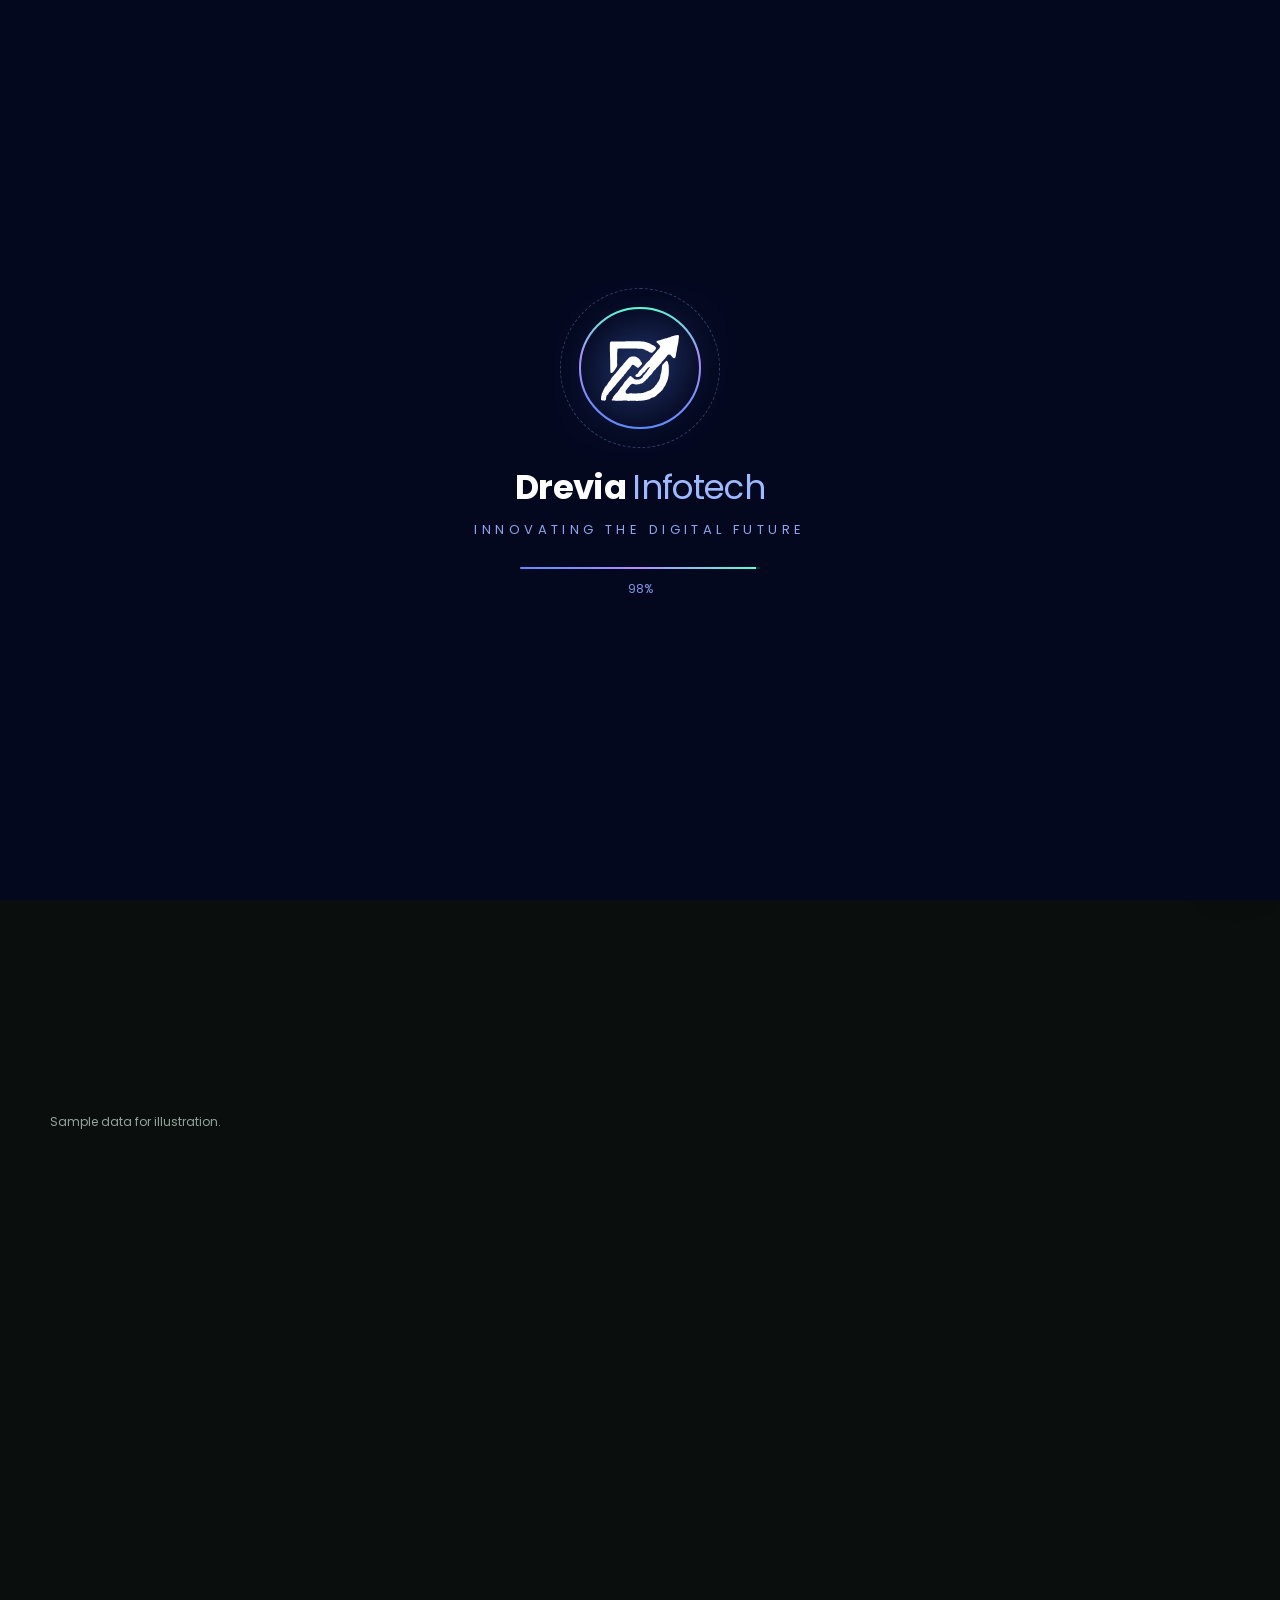
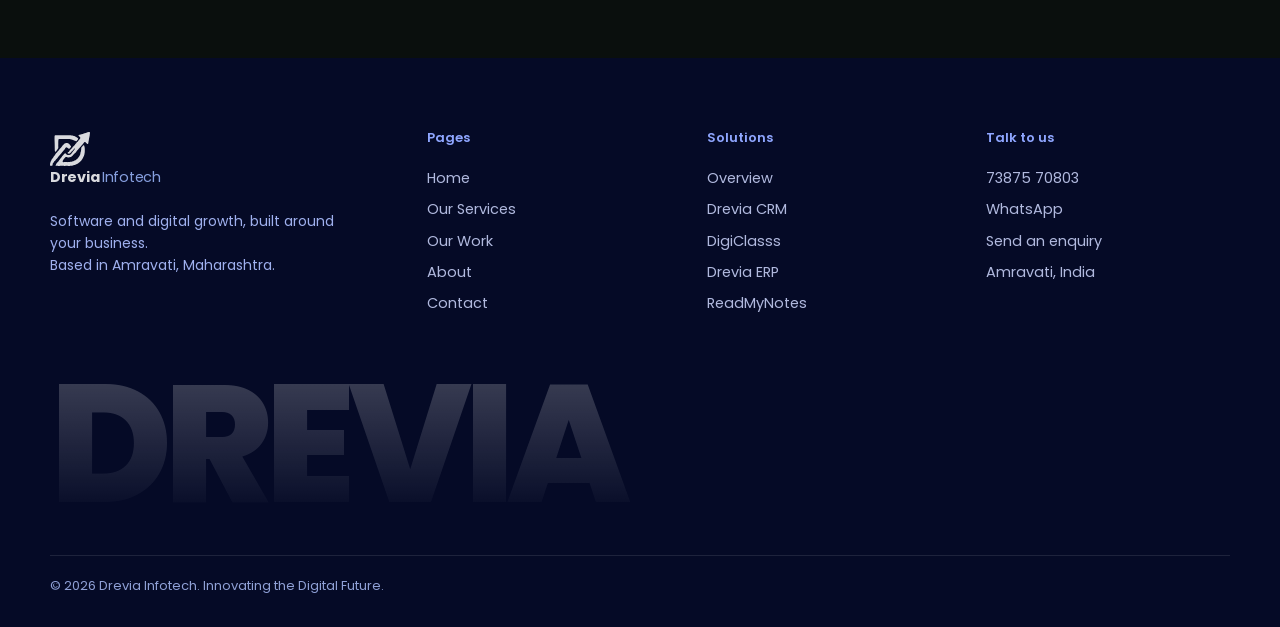
<file: drevia-erp.html>
<!DOCTYPE html>
<html lang="en"><head><meta charset="utf-8"><meta name="viewport" content="width=device-width,initial-scale=1,viewport-fit=cover">
<title>Drevia ERP Software | Drevia Infotech, Amravati</title><meta name="description" content="Drevia ERP by Drevia Infotech: sales and billing, inventory and purchase, HR and payroll, MIS reports and data migration from Excel.">
<meta name="theme-color" content="#070d33"><link rel="icon" href="assets/favicon.png">
<link rel="preconnect" href="https://fonts.googleapis.com"><link rel="preconnect" href="https://fonts.gstatic.com" crossorigin>
<link href="https://fonts.googleapis.com/css2?family=Poppins:wght@300;400;500;600;700;800&family=Lora:ital,wght@1,400;1,500&family=Syne:wght@600;700;800&family=Bricolage+Grotesque:opsz,wght@12..96,500;12..96,700;12..96,800&family=Unbounded:wght@400;600;800&family=Fraunces:ital,opsz,wght@0,9..144,500;0,9..144,700;1,9..144,500&family=Space+Grotesk:wght@400;500;700&family=Outfit:wght@400;500;600;800&family=Caveat:wght@600;700&family=Plus+Jakarta+Sans:wght@500;700;800&family=DM+Serif+Display&family=Sora:wght@500;700;800&display=swap" rel="stylesheet"><link rel="stylesheet" href="css/base.css">
<style>
body.erp{--bg:#0a0f0d;--fg:#e8fff5;--acc:#34d399;--muted:rgba(232,255,245,.62);--line:rgba(52,211,153,.2);--disp:'Sora',sans-serif;--navbg:rgba(10,15,13,.85)}
.erp #glow{--acc:#34d399}
.erp::before{content:"";position:fixed;inset:0;background-image:linear-gradient(rgba(52,211,153,.05) 1px,transparent 1px),linear-gradient(90deg,rgba(52,211,153,.05) 1px,transparent 1px);background-size:48px 48px;mask-image:radial-gradient(80% 60% at 50% 20%,#000,transparent);pointer-events:none;z-index:0}
main{position:relative;z-index:1}
.crumb{font-size:13px;color:var(--muted);margin-bottom:16px}.crumb a{color:var(--acc)}
.eh{padding:calc(var(--ribbon) + var(--nav) + 60px) 0 70px}
.eh h1{font-size:clamp(40px,7.6vw,112px);font-weight:800;letter-spacing:-.055em;line-height:.93;max-width:1000px}
.eh p.lead{font-size:clamp(17px,2vw,21px);color:var(--muted);max-width:600px}
.erp .btn.p{--btnbg:linear-gradient(135deg,#34d399,#06b6d4);color:#032015;box-shadow:0 14px 40px -14px #34d399}
.erp .btn.g{border-color:var(--line);color:var(--fg)}
.acts{display:flex;gap:12px;flex-wrap:wrap}
.cons{margin-top:56px;border-radius:30px;border:1px solid var(--line);background:linear-gradient(180deg,#0e1713,#0a0f0d);overflow:hidden;box-shadow:0 60px 120px -60px #34d399}
.cons .hd2{display:flex;align-items:center;gap:8px;padding:14px 20px;border-bottom:1px solid var(--line);font-size:13px;color:var(--muted)}
.cons .hd2 i{width:10px;height:10px;border-radius:50%;background:#34d399;opacity:.7}.cons .hd2 span{margin-left:10px}
.cg{display:grid;grid-template-columns:200px 1fr;min-height:420px}
.cg nav{border-right:1px solid var(--line);padding:16px;display:grid;gap:6px;align-content:start}
.cg nav button{text-align:left;padding:11px 14px;border-radius:12px;border:0;background:transparent;color:var(--muted);cursor:pointer;font-size:14px;transition:.25s}
.cg nav button:hover{color:#fff}.cg nav button.on{background:rgba(52,211,153,.16);color:var(--acc);font-weight:600}
.cg .v{display:none;padding:26px;animation:vin .5s}.cg .v.on{display:block}@keyframes vin{from{opacity:0;transform:translateY(14px)}}
.k4{display:grid;grid-template-columns:repeat(4,1fr);gap:12px;margin-bottom:22px}
.k4 div{padding:16px;border-radius:16px;background:rgba(52,211,153,.07);border:1px solid var(--line)}
.k4 b{font-size:26px;display:block;letter-spacing:-.04em}.k4 small{color:var(--muted);font-size:12px}
.bars{display:flex;gap:10px;align-items:flex-end;height:190px;padding:14px;border-radius:18px;border:1px solid var(--line)}
.bars i{flex:1;border-radius:8px 8px 0 0;background:linear-gradient(180deg,#34d399,#06b6d4);height:0;transition:height 1.2s cubic-bezier(.2,.8,.2,1)}
.v.on .bars i{height:var(--h)}
.tb{width:100%;border-collapse:collapse;font-size:14px}.tb th{text-align:left;color:var(--muted);font-weight:500;font-size:12px;padding:8px}.tb td{padding:12px 8px;border-top:1px solid var(--line)}
.tg{font-size:11.5px;padding:3px 10px;border-radius:99px;background:rgba(52,211,153,.16);color:#34d399;white-space:nowrap}.tg.o{background:rgba(251,191,36,.16);color:#fbbf24}.tg.r{background:rgba(248,113,113,.16);color:#f87171}
.pipe{display:grid;grid-template-columns:repeat(4,1fr);gap:10px}
.pipe div{padding:12px;border-radius:14px;border:1px solid var(--line);min-height:150px}.pipe h6{margin:0 0 10px;font-size:12px;color:var(--acc);font-family:'Poppins'}
.pipe span{display:block;padding:9px 10px;border-radius:10px;background:rgba(255,255,255,.06);font-size:12px;margin-bottom:6px}
.hd{font-size:clamp(30px,4.8vw,64px);font-weight:800;letter-spacing:-.045em;max-width:860px;line-height:1}
.sub{color:var(--muted);max-width:620px;font-size:17px}
.mods{display:grid;grid-template-columns:repeat(4,1fr);gap:14px;margin-top:44px}
.mod{padding:30px;border-radius:28px;border:1px solid var(--line);background:linear-gradient(160deg,rgba(52,211,153,.08),rgba(255,255,255,.01));transition:.35s;--spot:rgba(52,211,153,.2)}

.mod:hover{transform:translateY(-8px);border-color:var(--acc)}
.mod .e{width:54px;height:54px;border-radius:16px;background:rgba(52,211,153,.14);display:grid;place-items:center;font-size:26px;margin-bottom:18px}
.mod h3{font-size:22px;margin-bottom:4px}.mod .t{color:var(--muted);font-size:14px;margin-bottom:14px;display:block}
.mod ul{list-style:none;padding:0;margin:0;display:grid;gap:6px;font-size:13.5px;color:var(--muted)}.mod li::before{content:"↗";color:var(--acc);margin-right:8px}
/* migration */
.mig{display:grid;grid-template-columns:1fr 120px 1fr;gap:20px;align-items:center;margin-top:44px}
.xl,.sy{padding:22px;border-radius:24px;border:1px solid var(--line);background:rgba(255,255,255,.03);min-height:240px}
.xl{font-size:12px;font-family:'Space Grotesk',monospace}
.xl .r{display:grid;grid-template-columns:1.4fr 1fr 1fr;gap:6px;padding:7px 4px;border-bottom:1px dashed rgba(255,255,255,.12);color:var(--muted)}
.xl .r:first-child{color:#8bd8b5;font-weight:700}.xl .r span:nth-child(3){color:#f87171}
.arrow{text-align:center;position:relative;height:60px}
.arrow::before{content:"";position:absolute;left:0;right:0;top:50%;height:3px;background:repeating-linear-gradient(90deg,var(--acc) 0 10px,transparent 10px 20px);animation:ar 1s linear infinite}
@keyframes ar{to{background-position:20px 0}}
.arrow::after{content:"▶";position:absolute;right:-4px;top:50%;margin-top:-10px;color:var(--acc)}
.sy .r{display:flex;justify-content:space-between;padding:10px 4px;border-bottom:1px solid var(--line);font-size:13.5px}
.sy .r span:last-child{color:var(--acc)}
.br{display:grid;grid-template-columns:repeat(3,1fr);gap:14px;margin-top:44px}
.br div{padding:28px;border-radius:24px;border:1px solid var(--line);text-align:center}
.br b{font-size:clamp(34px,4.6vw,58px);display:block;letter-spacing:-.04em;color:var(--acc)}.br span{color:var(--muted);font-size:14px}
.end{margin-top:90px;border-radius:36px;padding:clamp(34px,6vw,80px);background:linear-gradient(135deg,#34d399,#06b6d4);color:#032015;text-align:center}
.end h2{font-size:clamp(28px,4.8vw,62px);font-weight:800}.end .btn{background:#032015;color:#fff;box-shadow:none}
@media (max-width:900px){.cg{grid-template-columns:1fr}.cg nav{border-right:0;border-bottom:1px solid var(--line);grid-auto-flow:column;overflow-x:auto}.cg nav button{white-space:nowrap}.k4{grid-template-columns:1fr 1fr}.pipe{grid-template-columns:1fr 1fr}.mods{grid-template-columns:1fr 1fr}.mig{grid-template-columns:1fr}.arrow{height:40px;transform:rotate(90deg);width:80px;margin:auto}.br{grid-template-columns:1fr}}
@media (max-width:560px){.mods{grid-template-columns:1fr}}
</style></head>
<body class="erp loading">
<div id="loader" aria-label="Loading Drevia Infotech">
<div class="aur"></div><div class="panel t"></div><div class="panel b"></div><div class="lg-sweep"></div>
<div class="core">
 <div class="lg-mark"><svg viewBox="0 0 132 132"><defs><linearGradient id="lgg" x1="0" x2="1"><stop offset="0" stop-color="#5b8cff"/><stop offset=".6" stop-color="#b18cff"/><stop offset="1" stop-color="#5bffd1"/></linearGradient></defs><circle class="c1" cx="66" cy="66" r="60"/><circle class="c2" cx="66" cy="66" r="60"/></svg><img src="assets/logo-mark-white.svg" alt="Drevia Infotech logo"></div>
 <div class="lg-name" data-lg><span class="ch" style="--k:0">D</span><span class="ch" style="--k:1">r</span><span class="ch" style="--k:2">e</span><span class="ch" style="--k:3">v</span><span class="ch" style="--k:4">i</span><span class="ch" style="--k:5">a</span> <em><span class="ch" style="--k:7">I</span><span class="ch" style="--k:8">n</span><span class="ch" style="--k:9">f</span><span class="ch" style="--k:10">o</span><span class="ch" style="--k:11">t</span><span class="ch" style="--k:12">e</span><span class="ch" style="--k:13">c</span><span class="ch" style="--k:14">h</span></em></div>
 <div class="lg-tag">INNOVATING THE DIGITAL FUTURE</div>
 <div class="lg-bar"><i></i></div><div class="lg-pct">0%</div>
</div></div><div class="progress"></div><div id="glow"></div><header class="nav"><div class="wrap">
<a class="brand" href="index.html" aria-label="Drevia Infotech home"><img src="assets/logo-mark.svg" alt="" class="lm"><div>Drevia <span>Infotech</span></div></a>
<nav class="links" aria-label="Main"><a class="l" href="index.html">Home</a><a class="l" href="services.html">Our Services</a><a class="l" href="work.html">Our Work</a><a class="l" href="about.html">About</a><a class="l" href="contact.html">Contact</a>
<div class="cta-wrap"><button class="cta" aria-haspopup="true" aria-expanded="false">Solutions <svg width="14" height="14" viewBox="0 0 24 24" fill="none" stroke="currentColor" stroke-width="2.5"><path d="m6 9 6 6 6-6"/></svg></button>
<div class="menu" role="menu"><a href="drevia-crm.html"><span class="ic" style="background:rgba(244,114,182,.18)">🎯</span><span><b>Drevia CRM</b><small>Leads, follow-ups and pipeline for every industry</small></span></a><a href="digiclasss.html"><span class="ic" style="background:rgba(45,212,191,.18)">🎓</span><span><b>DigiClasss</b><small>One app for institutes, teachers, students, parents</small></span></a><a href="drevia-erp.html"><span class="ic" style="background:rgba(52,211,153,.18)">📊</span><span><b>Drevia ERP</b><small>Billing, stock, HR and reports in one system</small></span></a><a href="readmynotes.html"><span class="ic" style="background:rgba(250,204,21,.18)">📚</span><span><b>ReadMyNotes</b><small>University-wise notes, papers and material</small></span></a><a class="all" href="solutions.html">See all solutions overview</a></div></div></nav>
<button class="burger" aria-label="Open menu"><i></i><i></i><i></i></button></div></header>
<div class="drawer" aria-label="Mobile menu"><a href="index.html">Home</a><a href="services.html">Our Services</a><a href="work.html">Our Work</a><a href="about.html">About</a><a href="contact.html">Contact</a><small>Solutions</small><a class="s" href="solutions.html">All solutions</a><a class="s" href="drevia-crm.html">Drevia CRM</a><a class="s" href="digiclasss.html">DigiClasss</a><a class="s" href="drevia-erp.html">Drevia ERP</a><a class="s" href="readmynotes.html">ReadMyNotes</a><a href="https://wa.me/917387570803" style="color:#7dffb0;font-size:18px;margin-top:20px">WhatsApp us: 73875 70803</a></div>
<main>
<section class="eh"><div class="wrap"><div class="crumb"><a href="solutions.html">Solutions</a> / Drevia ERP</div>
<h1 data-split>One system to run your whole business.</h1>
<p class="lead" data-r="up" style="--d:.6s">Sales, billing, stock, vendors, HR, payroll and branch-wise reports. Built around how your business works, with your Excel data moved in for you.</p>
<div class="acts" data-r="up" style="--d:.8s"><a class="btn p" href="contact.html" data-mag>Plan my ERP</a><a class="btn g" href="services.html#erp" data-mag>See the service</a></div>
<div class="cons" data-r="zoom" style="--d:.5s"><div class="hd2"><i></i><i></i><i></i><span>drevia-erp · overview</span></div>
<div class="cg"><nav id="nv"><button class="on" data-v="0">Dashboard</button><button data-v="1">Sales and billing</button><button data-v="2">Inventory</button></nav>
<div><div class="v on"><div class="k4"><div><b data-count="128">0</b><small>Invoices this month</small></div><div><b data-count="46">0</b><small>Pending orders</small></div><div><b data-count="312">0</b><small>Items in stock</small></div><div><b data-count="3">0</b><small>Branches</small></div></div><div class="bars"><i style="--h:40%"></i><i style="--h:58%"></i><i style="--h:46%"></i><i style="--h:72%"></i><i style="--h:64%"></i><i style="--h:88%"></i><i style="--h:78%"></i><i style="--h:95%"></i></div></div>
<div class="v"><table class="tb"><tr><th>Invoice</th><th>Customer</th><th>Amount</th><th>Status</th></tr><tr><td>#1042</td><td>Sharma Traders</td><td>₹ 18,400</td><td><span class="tg">Paid</span></td></tr><tr><td>#1043</td><td>Patil Stores</td><td>₹ 9,250</td><td><span class="tg o">Due</span></td></tr><tr><td>#1044</td><td>Joshi &amp; Sons</td><td>₹ 27,900</td><td><span class="tg">Paid</span></td></tr><tr><td>#1045</td><td>Kulkarni Co.</td><td>₹ 6,100</td><td><span class="tg r">Overdue</span></td></tr></table></div>
<div class="v"><table class="tb"><tr><th>Item</th><th>Branch</th><th>Stock</th><th>Status</th></tr><tr><td>Item A</td><td>Amravati</td><td>240</td><td><span class="tg">In stock</span></td></tr><tr><td>Item B</td><td>Nagpur</td><td>18</td><td><span class="tg o">Low</span></td></tr><tr><td>Item C</td><td>Amravati</td><td>0</td><td><span class="tg r">Reorder</span></td></tr><tr><td>Item D</td><td>Akola</td><td>96</td><td><span class="tg">In stock</span></td></tr></table></div>
</div></div></div>
<p style="font-size:12px;color:var(--muted);margin-top:10px">Sample data for illustration.</p></div></section>

<section class="pad" style="padding-top:20px"><div class="wrap"><h2 class="hd" data-r="up">Four modules. Use all of them or only what you need.</h2>
<div class="mods"><div class="mod spot" data-r="up"><div class="e">🧾</div><h3>Sales and billing</h3><span class="t">Quotes, invoices and payments</span><ul><li>Quotations</li><li>GST-ready invoices</li><li>Payment tracking</li></ul></div>
<div class="mod spot" data-r="up" style="--d:.08s"><div class="e">📦</div><h3>Inventory and purchase</h3><span class="t">Stock, vendors and orders</span><ul><li>Live stock levels</li><li>Vendor management</li><li>Purchase orders</li></ul></div>

<div class="mod spot" data-r="up"><div class="e">👥</div><h3>HR and payroll</h3><span class="t">Attendance, leave and salary</span><ul><li>Staff attendance</li><li>Leave management</li><li>Salary calculation</li></ul></div>
<div class="mod spot" data-r="up" style="--d:.1s"><div class="e">📊</div><h3>MIS and data migration</h3><span class="t">Branch-wise reports, data moved from Excel</span><ul><li>Branch-wise reports</li><li>Management summaries</li><li>Excel data imported for you</li></ul></div></div></div></section>

<section class="pad" style="padding-top:0"><div class="wrap"><h2 class="hd" data-r="up">Leaving Excel? We carry the data across.</h2><p class="sub" data-r="up">We clean and move your existing sheets into the new system, so you start with your real records.</p>
<div class="mig" data-r="up"><div class="xl"><div class="r"><span>Customer</span><span>Amount</span><span>Dupes?</span></div><div class="r"><span>sharma traders</span><span>18400</span><span>yes</span></div><div class="r"><span>Sharma Traders</span><span>18,400</span><span>yes</span></div><div class="r"><span>Patil stores</span><span>9250</span><span></span></div><div class="r"><span>joshi &amp; sons</span><span>27900</span><span></span></div></div>
<div class="arrow" aria-hidden="true"></div>
<div class="sy"><div class="r"><span>Sharma Traders</span><span>₹ 18,400</span></div><div class="r"><span>Patil Stores</span><span>₹ 9,250</span></div><div class="r"><span>Joshi &amp; Sons</span><span>₹ 27,900</span></div><p style="font-size:13px;color:var(--acc);margin:14px 0 0">✓ Cleaned, de-duplicated and imported</p></div></div>

<div class="br"><div data-r="up"><b data-count="1">0</b><span>system instead of many sheets and apps</span></div><div data-r="up"><b>All</b><span>your branches in one report</span></div><div data-r="up"><b>0</b><span>re-typing of your old data</span></div></div>
<div class="end" data-r="zoom"><h2>Tell us how your business runs. We will build the system around it.</h2><p>Call us on 73875 70803</p><a class="btn p" href="contact.html" data-mag>Start a conversation</a></div></div></section>
</main>
<footer class="ft"><div class="wrap">
<div class="fgrid"><div><a class="brand" href="index.html" style="color:#fff"><img src="assets/logo-mark-white.svg" alt=""><div>Drevia <span>Infotech</span></div></a>
<p style="margin:16px 0 0;max-width:300px;color:#9fb0ee;font-size:14px">Software and digital growth, built around your business.<br>Based in Amravati, Maharashtra.</p></div>
<div><h5>Pages</h5><a href="index.html">Home</a><a href="services.html">Our Services</a><a href="work.html">Our Work</a><a href="about.html">About</a><a href="contact.html">Contact</a></div><div><h5>Solutions</h5><a href="solutions.html">Overview</a><a href="drevia-crm.html">Drevia CRM</a><a href="digiclasss.html">DigiClasss</a><a href="drevia-erp.html">Drevia ERP</a><a href="readmynotes.html">ReadMyNotes</a></div>
<div><h5>Talk to us</h5><a href="tel:+917387570803">73875 70803</a><a href="https://wa.me/917387570803">WhatsApp</a><a href="contact.html">Send an enquiry</a><a href="contact.html#map">Amravati, India</a></div></div>
<div class="big" aria-hidden="true">DREVIA</div>
<div class="fbot"><span>© 2026 Drevia Infotech. Innovating the Digital Future.</span></div></div></footer>
<div class="fab"><a class="wa" href="https://wa.me/917387570803" aria-label="WhatsApp Drevia Infotech"><svg width="26" height="26" viewBox="0 0 24 24" fill="currentColor"><path d="M20.5 3.5A11 11 0 0 0 3.2 17.3L2 22l4.8-1.2A11 11 0 1 0 20.5 3.5zm-8.4 17a9 9 0 0 1-4.6-1.3l-.3-.2-2.8.7.8-2.7-.2-.3a9 9 0 1 1 7.1 3.8zm5-6.7c-.3-.1-1.6-.8-1.8-.9s-.4-.1-.6.1-.7.9-.8 1-.3.2-.6.1a7.3 7.3 0 0 1-3.6-3.1c-.3-.5.3-.4.8-1.4a.5.5 0 0 0 0-.5l-.8-1.9c-.2-.5-.4-.4-.6-.4h-.5a1 1 0 0 0-.7.3 3 3 0 0 0-.9 2.2 5.2 5.2 0 0 0 1.1 2.8 11.800 11.800 0 0 0 4.500 4c1.700.7 2.400.8 3.200.7a2.700 2.700 0 0 0 1.800-1.300 2.200 2.200 0 0 0 .2-1.300c-.1-.1-.3-.2-.6-.3z"/></svg></a>
<a class="ph" href="tel:+917387570803" aria-label="Call Drevia Infotech"><svg width="24" height="24" viewBox="0 0 24 24" fill="none" stroke="currentColor" stroke-width="2"><path d="M22 16.9v3a2 2 0 0 1-2.2 2 19.800 19.800 0 0 1-8.600-3.100 19.500 19.500 0 0 1-6-6A19.800 19.800 0 0 1 2.100 4.200 2 2 0 0 1 4.100 2h3a2 2 0 0 1 2 1.700c.1 1 .4 1.900.7 2.800a2 2 0 0 1-.5 2.100L8.100 9.900a16 16 0 0 0 6 6l1.300-1.300a2 2 0 0 1 2.100-.4c.9.3 1.800.6 2.800.7a2 2 0 0 1 1.700 2z"/></svg></a></div>
<script src="js/main.js"></script>
<script>
const b=[...document.querySelectorAll('#nv button')],v=[...document.querySelectorAll('.cg .v')];
b.forEach(x=>x.onclick=()=>{b.forEach(y=>y.classList.toggle('on',y===x));v.forEach((p,k)=>p.classList.toggle('on',k==x.dataset.v))});
</script>
</body></html>
</file>
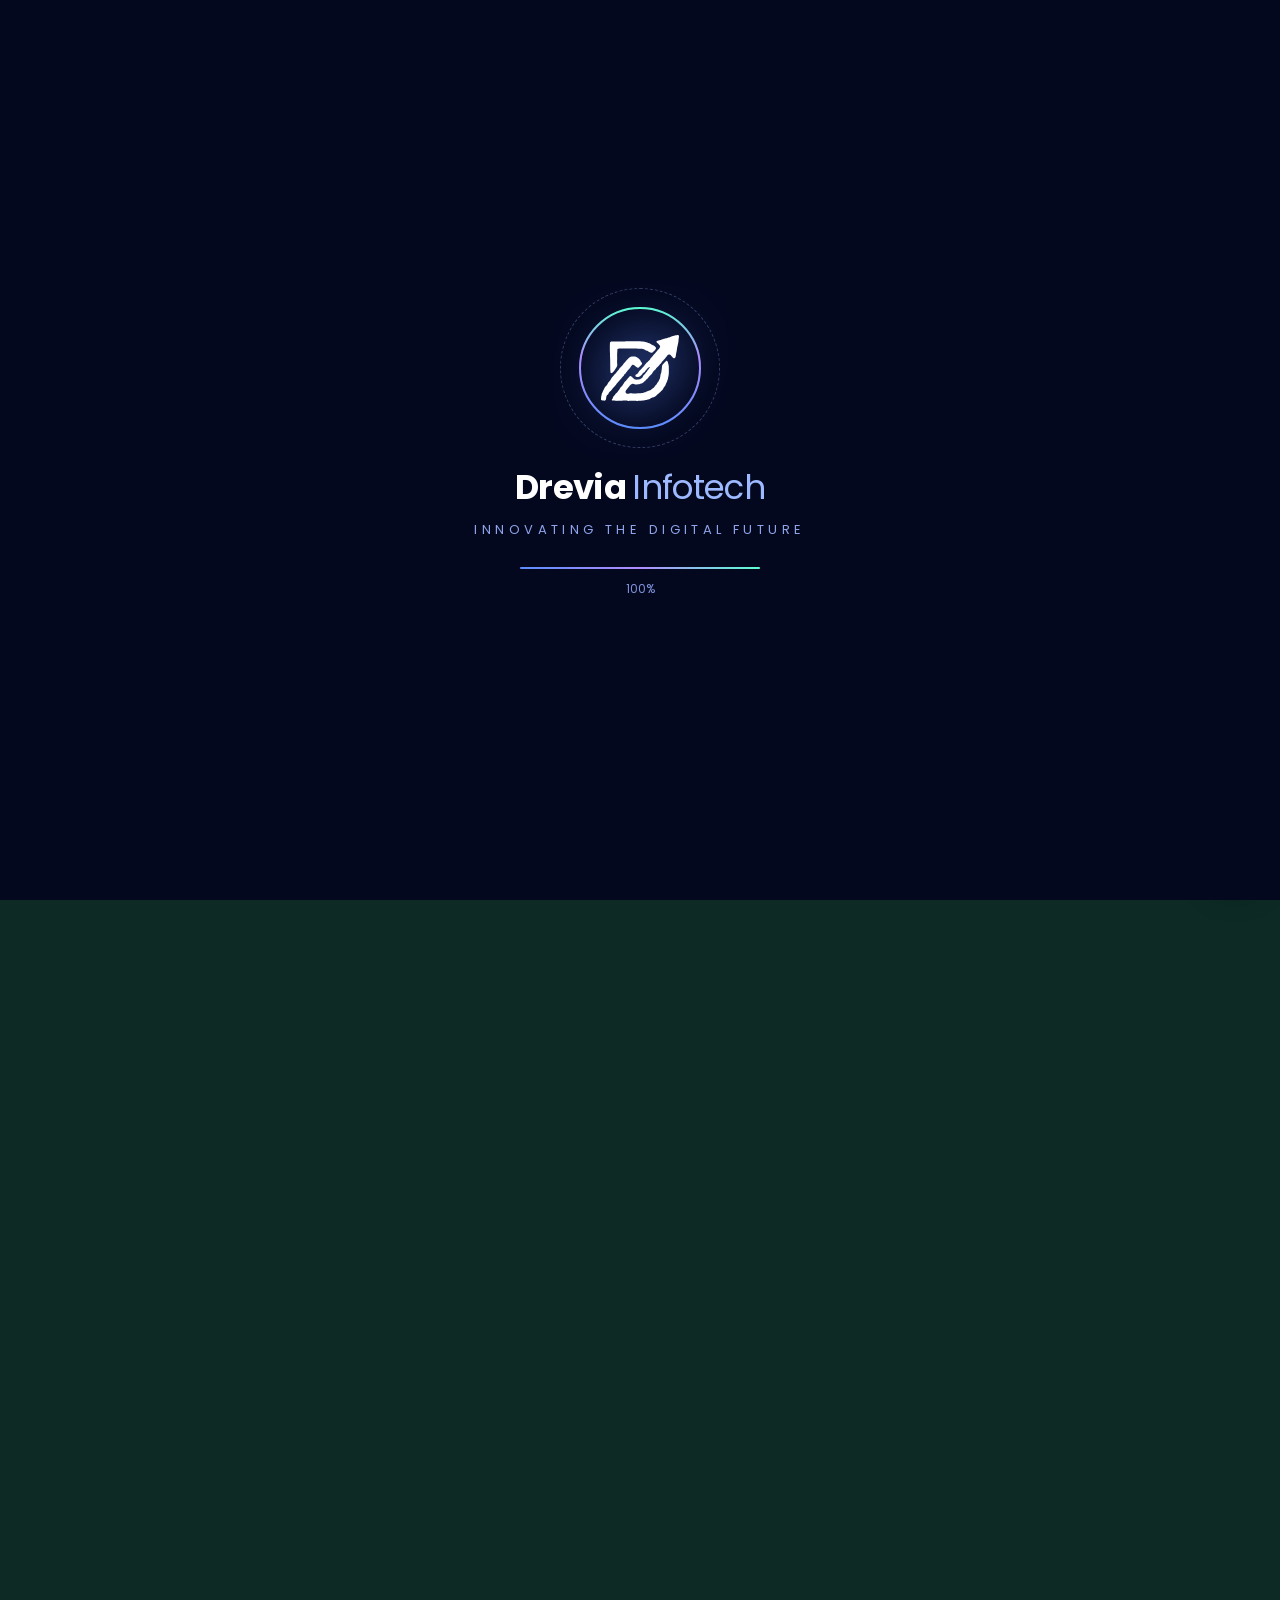
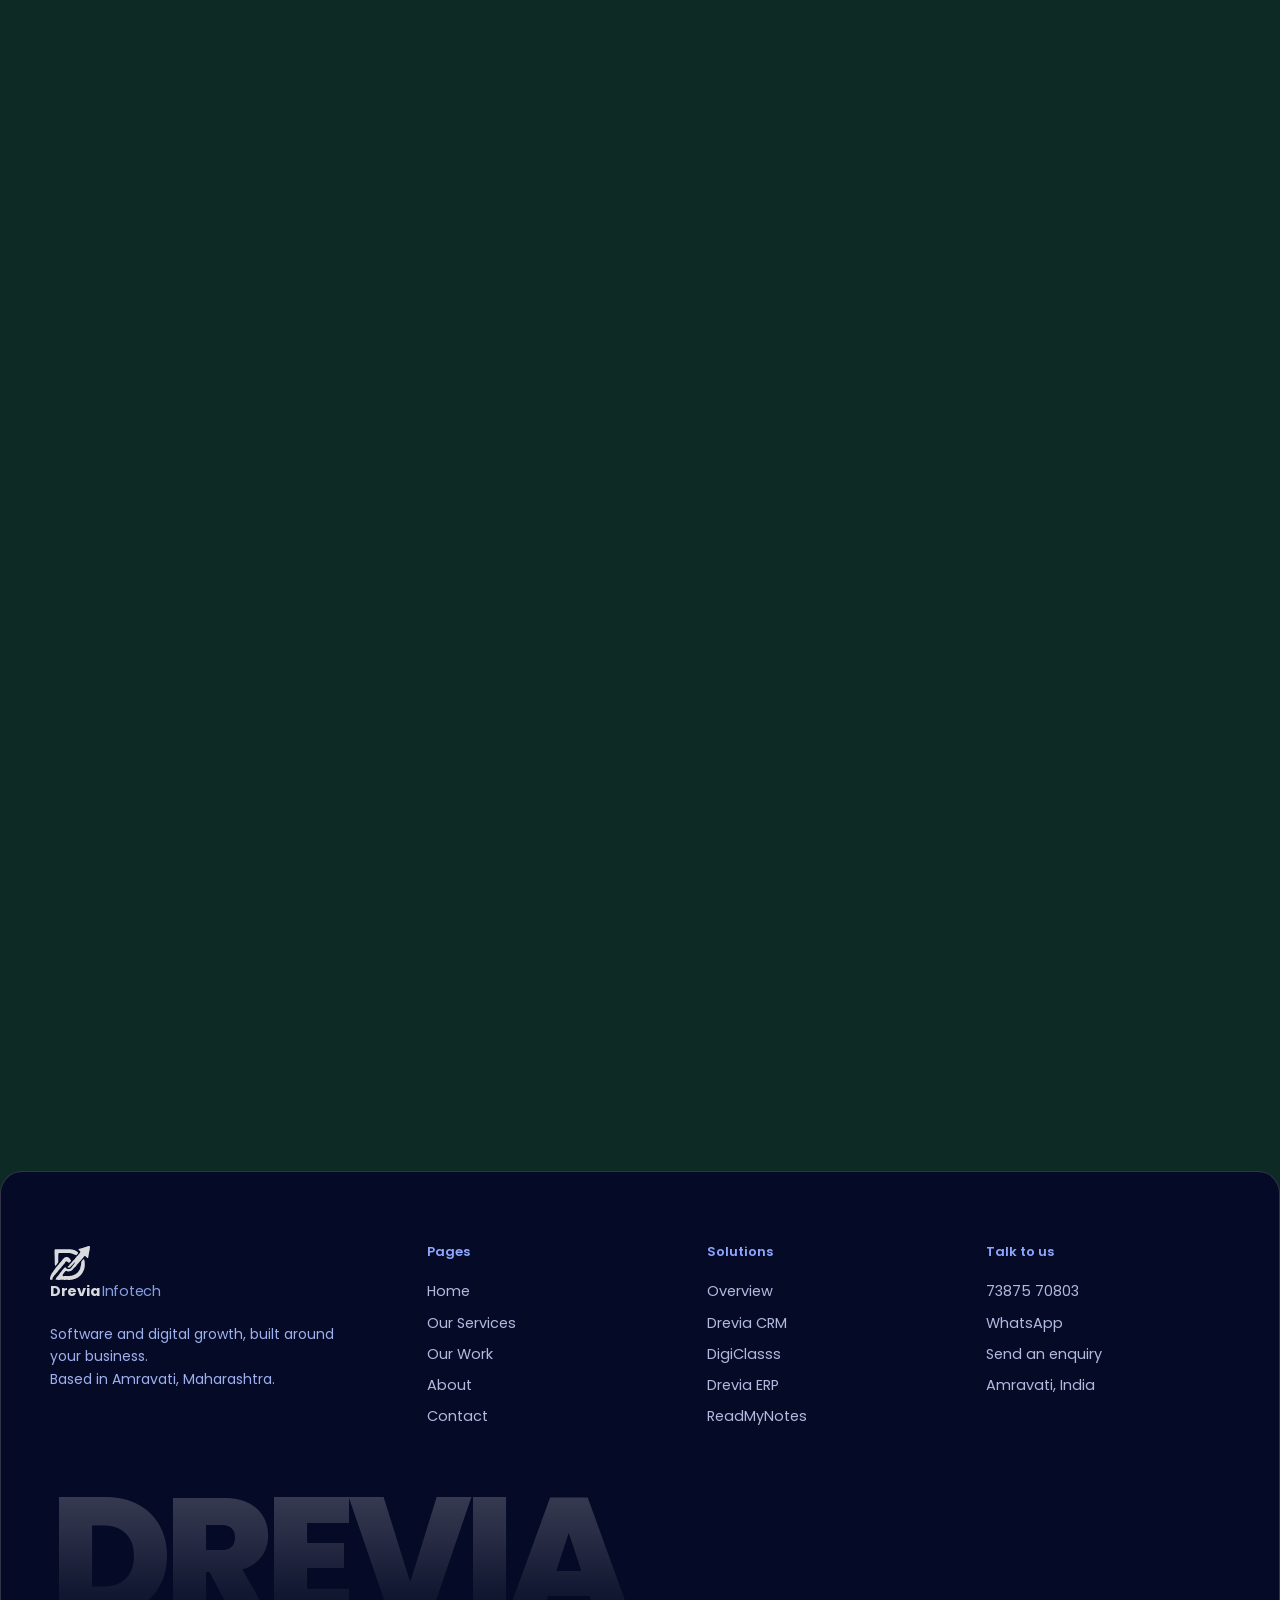
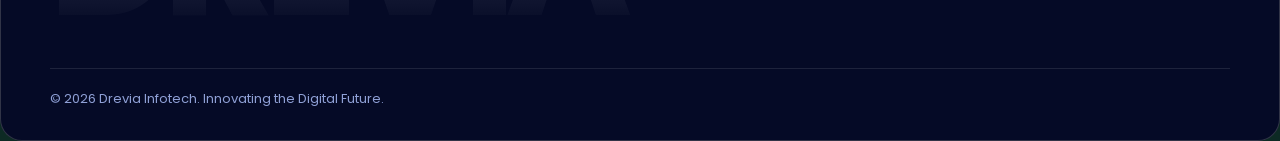
<file: readmynotes.html>
<!DOCTYPE html>
<html lang="en"><head><meta charset="utf-8"><meta name="viewport" content="width=device-width,initial-scale=1,viewport-fit=cover">
<title>ReadMyNotes: University and Stream-wise Notes for Students | Drevia Infotech, Amravati</title><meta name="description" content="ReadMyNotes by Drevia Infotech: teachers upload notes, papers and study material, and students of a specific university and stream access them.">
<meta name="theme-color" content="#070d33"><link rel="icon" href="assets/favicon.png">
<link rel="preconnect" href="https://fonts.googleapis.com"><link rel="preconnect" href="https://fonts.gstatic.com" crossorigin>
<link href="https://fonts.googleapis.com/css2?family=Poppins:wght@300;400;500;600;700;800&family=Lora:ital,wght@1,400;1,500&family=Syne:wght@600;700;800&family=Bricolage+Grotesque:opsz,wght@12..96,500;12..96,700;12..96,800&family=Unbounded:wght@400;600;800&family=Fraunces:ital,opsz,wght@0,9..144,500;0,9..144,700;1,9..144,500&family=Space+Grotesk:wght@400;500;700&family=Outfit:wght@400;500;600;800&family=Caveat:wght@600;700&family=Plus+Jakarta+Sans:wght@500;700;800&family=DM+Serif+Display&family=Sora:wght@500;700;800&display=swap" rel="stylesheet"><link rel="stylesheet" href="css/base.css">
<style>
body.notes{--bg:#0d2a24;--fg:#f6f1de;--acc:#fcd34d;--muted:rgba(246,241,222,.7);--line:rgba(246,241,222,.18);--disp:'DM Serif Display',serif;--navbg:rgba(13,42,36,.85)}
.notes #glow{--acc:#fcd34d;opacity:.08}
.notes::before{content:"";position:fixed;inset:0;background-image:radial-gradient(rgba(246,241,222,.05) 1px,transparent 1px);background-size:22px 22px;pointer-events:none;z-index:0}
main{position:relative;z-index:1}
.hand{font-family:'Caveat',cursive;font-weight:700;color:var(--acc)}
.crumb{font-size:13px;color:var(--muted);margin-bottom:16px}.crumb a{color:var(--acc)}
.nh{min-height:100svh;padding:calc(var(--ribbon) + var(--nav) + 40px) 0 60px;display:flex;align-items:center;overflow:hidden}
.nh .g{display:grid;grid-template-columns:1.1fr .9fr;gap:40px;align-items:center}
.nh h1{font-size:clamp(46px,8vw,120px);font-weight:400;line-height:.92;letter-spacing:-.02em}
.nh h1 u{text-decoration:none;position:relative;white-space:nowrap}
.nh h1 u::after{content:"";position:absolute;left:0;right:0;bottom:.04em;height:.14em;background:var(--acc);border-radius:99px;transform:scaleX(0);transform-origin:left;animation:ul 1s 1.6s forwards}
@keyframes ul{to{transform:scaleX(1)}}
.nh p.lead{font-size:clamp(17px,2vw,21px);color:var(--muted);max-width:540px}
.notes .btn.p{--btnbg:#fcd34d;color:#1a1500;box-shadow:0 14px 40px -14px #fcd34d}
.notes .btn.g{border-color:var(--line);color:var(--fg)}
.acts{display:flex;gap:12px;flex-wrap:wrap}
.who{display:inline-block;margin-top:22px;padding:10px 18px;border-radius:14px;border:1.5px dashed var(--acc);font-size:14px;color:var(--acc)}
.stackp{position:relative;height:min(480px,90vw);max-width:420px;margin:auto;width:100%}
.sheet{position:absolute;left:50%;top:50%;width:68%;aspect-ratio:3/4;margin:-45% 0 0 -34%;border-radius:10px;padding:20px 18px;background:#fbf6e4;color:#2b2a22;box-shadow:0 30px 50px -20px #000;animation:sf 7s ease-in-out infinite;font-size:12px}
.sheet:nth-child(1){--r:-12deg;--x:-50px;background:#fde68a}.sheet:nth-child(2){--r:6deg;--x:46px;background:#bbf7d0;animation-delay:-2s}.sheet:nth-child(3){--r:-2deg;--x:0px;animation-delay:-4s}
@keyframes sf{0%,100%{transform:translate(var(--x),0) rotate(var(--r))}50%{transform:translate(var(--x),-16px) rotate(calc(var(--r) + 3deg))}}
.sheet b{display:block;font-family:'DM Serif Display';font-size:18px;margin-bottom:8px}
.sheet i{display:block;height:5px;border-radius:4px;background:rgba(43,42,34,.18);margin-bottom:7px}.sheet i:nth-child(odd){width:86%}
.sheet em{position:absolute;right:12px;bottom:12px;font-family:'Caveat';font-style:normal;font-size:22px;color:#b45309;transform:rotate(-6deg)}
.hd{font-size:clamp(32px,5vw,68px);font-weight:400;line-height:1;max-width:860px}
.sub{color:var(--muted);max-width:620px;font-size:17px}
.vs{display:grid;grid-template-columns:1fr 1fr;gap:20px;margin-top:44px}
.vs>div{padding:30px;border-radius:26px;border:1px solid var(--line)}
.vs .bad{background:rgba(255,255,255,.03)}.vs .good{background:rgba(252,211,77,.1);border-color:rgba(252,211,77,.5)}
.vs h3{font-size:26px}.vs ul{list-style:none;padding:0;margin:14px 0 0;display:grid;gap:10px}.vs li{padding-left:28px;position:relative;color:var(--muted)}
.vs .bad li::before{content:"✕";position:absolute;left:0;color:#fca5a5}.vs .good li::before{content:"✓";position:absolute;left:0;color:var(--acc);font-weight:800}
/* library */
.lib{margin-top:44px;border-radius:34px;background:#0a201b;border:1px solid var(--line);overflow:hidden;box-shadow:0 40px 80px -40px #000}
.lib .bar{display:flex;gap:8px;align-items:center;padding:14px 20px;border-bottom:1px solid var(--line);background:rgba(255,255,255,.03)}
.lib .bar span{width:10px;height:10px;border-radius:50%;background:#ef4444}.lib .bar span:nth-child(2){background:#f59e0b}.lib .bar span:nth-child(3){background:#22c55e}
.lib .bar em{margin-left:14px;font-style:normal;font-size:12.5px;color:var(--muted)}
.lib .body{display:grid;grid-template-columns:300px 1fr}
.lib .side{padding:22px;border-right:1px solid var(--line);display:grid;gap:18px;align-content:start}
.lib label{font-size:12.5px;color:var(--acc);display:block;margin-bottom:8px;font-weight:600}
.lib .opts{display:flex;flex-wrap:wrap;gap:6px}
.lib .opts button{padding:7px 12px;border-radius:99px;border:1px solid var(--line);background:transparent;color:var(--fg);font-size:12.5px;cursor:pointer;transition:.25s;text-align:left}
.lib .opts button:hover{border-color:var(--acc)}.lib .opts button.on{background:var(--acc);color:#1a1500;border-color:var(--acc);font-weight:600}
.lib .main{padding:22px;min-height:420px}
.lib .path{font-size:13px;color:var(--muted);margin-bottom:14px}.lib .path b{color:var(--acc)}
.lib .typ{display:flex;gap:8px;margin-bottom:16px;flex-wrap:wrap}
.lib .typ button{padding:7px 16px;border-radius:99px;border:0;background:rgba(255,255,255,.08);color:var(--fg);cursor:pointer;font-size:13px}.lib .typ button.on{background:var(--fg);color:#0d2a24;font-weight:600}
.res{display:grid;gap:10px}
.rs{display:flex;gap:14px;align-items:center;padding:14px 16px;border-radius:16px;background:rgba(255,255,255,.05);border:1px solid transparent;animation:rin .5s both;transition:.25s}
.rs:hover{border-color:var(--acc);transform:translateX(6px)}
@keyframes rin{from{opacity:0;transform:translateY(12px)}}
.rs .ft{width:44px;height:50px;border-radius:8px;flex:none;display:grid;place-items:center;font-size:11px;font-weight:700;color:#1a1500}
.rs b{display:block;font-size:15px}.rs small{color:var(--muted);font-size:12.5px}
.rs .dl{margin-left:auto;font-size:12px;padding:6px 14px;border-radius:99px;border:1px solid var(--acc);color:var(--acc);white-space:nowrap}
.note{font-size:12px;color:var(--muted);margin-top:14px}
/* teacher/student flows */
.two{display:grid;grid-template-columns:1fr 1fr;gap:20px;margin-top:44px}
.flow{padding:34px;border-radius:30px;border:1px solid var(--line);background:rgba(255,255,255,.03);position:relative;overflow:hidden}
.flow h3{font-size:30px}.flow .hand{font-size:26px;display:block;margin-bottom:8px}
.flow ol{list-style:none;padding:0;margin:20px 0 0;counter-reset:s;display:grid;gap:12px}
.flow li{counter-increment:s;padding-left:46px;position:relative;color:var(--muted);font-size:15px}
.flow li::before{content:counter(s);position:absolute;left:0;top:0;width:32px;height:32px;border-radius:50%;background:var(--acc);color:#1a1500;display:grid;place-items:center;font-weight:700;font-size:14px}
.flow li b{color:var(--fg);display:block}
.fgrid2{display:grid;grid-template-columns:repeat(4,1fr);gap:14px;margin-top:44px}
.ft{padding:24px;border-radius:22px;border:1px solid var(--line);background:rgba(255,255,255,.03);transition:.3s;--spot:rgba(252,211,77,.16)}
.ft:hover{transform:translateY(-6px) rotate(-.6deg);border-color:var(--acc)}.ft .e{font-size:28px}.ft h4{font-size:19px;margin:10px 0 6px;font-family:'DM Serif Display';font-weight:400}.ft p{font-size:13.5px;color:var(--muted);margin:0}
.types{display:grid;grid-template-columns:repeat(4,1fr);gap:14px;margin-top:40px}
.types div{padding:26px;border-radius:24px;color:#1a1500;transition:.35s;font-size:14px}
.types div:hover{transform:translateY(-8px) rotate(1.5deg)}.types b{font-family:'DM Serif Display';font-size:24px;font-weight:400;display:block;margin:6px 0}
.cmp{width:100%;border-collapse:collapse;margin-top:40px;font-size:14.5px}
.cmp th,.cmp td{padding:16px 14px;text-align:left;border-bottom:1px solid var(--line);vertical-align:top}
.cmp th{font-family:'DM Serif Display';font-weight:400;font-size:22px}.cmp td:first-child{color:var(--acc);font-weight:600;width:22%}.cmp td{color:var(--muted)}
.cmpw{overflow-x:auto;border-radius:24px;border:1px solid var(--line);padding:0 12px;background:rgba(255,255,255,.03)}
details{border-bottom:1px solid var(--line);padding:20px 0}
summary{cursor:pointer;font-size:clamp(18px,2vw,24px);font-family:'DM Serif Display';list-style:none;display:flex;justify-content:space-between;gap:16px}
summary::after{content:"+";color:var(--acc);font-size:30px;line-height:1;transition:transform .3s}
details[open] summary::after{transform:rotate(45deg)}details p{color:var(--muted);margin:12px 0 0;max-width:720px}
.end{margin-top:90px;border-radius:36px;padding:clamp(34px,6vw,80px);background:var(--acc);color:#1a1500;text-align:center;position:relative;overflow:hidden}
.end h2{font-size:clamp(30px,5vw,68px);font-weight:400}.end .btn{background:#1a1500;color:#fff;box-shadow:none}
@media (max-width:980px){.nh .g,.vs,.two{grid-template-columns:1fr}.lib .body{grid-template-columns:1fr}.lib .side{border-right:0;border-bottom:1px solid var(--line)}.fgrid2,.types{grid-template-columns:1fr 1fr}}
@media (max-width:540px){.fgrid2,.types{grid-template-columns:1fr}}
</style></head>
<body class="notes loading">
<div id="loader" aria-label="Loading Drevia Infotech">
<div class="aur"></div><div class="panel t"></div><div class="panel b"></div><div class="lg-sweep"></div>
<div class="core">
 <div class="lg-mark"><svg viewBox="0 0 132 132"><defs><linearGradient id="lgg" x1="0" x2="1"><stop offset="0" stop-color="#5b8cff"/><stop offset=".6" stop-color="#b18cff"/><stop offset="1" stop-color="#5bffd1"/></linearGradient></defs><circle class="c1" cx="66" cy="66" r="60"/><circle class="c2" cx="66" cy="66" r="60"/></svg><img src="assets/logo-mark-white.svg" alt="Drevia Infotech logo"></div>
 <div class="lg-name" data-lg><span class="ch" style="--k:0">D</span><span class="ch" style="--k:1">r</span><span class="ch" style="--k:2">e</span><span class="ch" style="--k:3">v</span><span class="ch" style="--k:4">i</span><span class="ch" style="--k:5">a</span> <em><span class="ch" style="--k:7">I</span><span class="ch" style="--k:8">n</span><span class="ch" style="--k:9">f</span><span class="ch" style="--k:10">o</span><span class="ch" style="--k:11">t</span><span class="ch" style="--k:12">e</span><span class="ch" style="--k:13">c</span><span class="ch" style="--k:14">h</span></em></div>
 <div class="lg-tag">INNOVATING THE DIGITAL FUTURE</div>
 <div class="lg-bar"><i></i></div><div class="lg-pct">0%</div>
</div></div><div class="progress"></div><div id="glow"></div><header class="nav"><div class="wrap">
<a class="brand" href="index.html" aria-label="Drevia Infotech home"><img src="assets/logo-mark.svg" alt="" class="lm"><div>Drevia <span>Infotech</span></div></a>
<nav class="links" aria-label="Main"><a class="l" href="index.html">Home</a><a class="l" href="services.html">Our Services</a><a class="l" href="work.html">Our Work</a><a class="l" href="about.html">About</a><a class="l" href="contact.html">Contact</a>
<div class="cta-wrap"><button class="cta" aria-haspopup="true" aria-expanded="false">Solutions <svg width="14" height="14" viewBox="0 0 24 24" fill="none" stroke="currentColor" stroke-width="2.5"><path d="m6 9 6 6 6-6"/></svg></button>
<div class="menu" role="menu"><a href="drevia-crm.html"><span class="ic" style="background:rgba(244,114,182,.18)">🎯</span><span><b>Drevia CRM</b><small>Leads, follow-ups and pipeline for every industry</small></span></a><a href="digiclasss.html"><span class="ic" style="background:rgba(45,212,191,.18)">🎓</span><span><b>DigiClasss</b><small>One app for institutes, teachers, students, parents</small></span></a><a href="drevia-erp.html"><span class="ic" style="background:rgba(52,211,153,.18)">📊</span><span><b>Drevia ERP</b><small>Billing, stock, HR and reports in one system</small></span></a><a href="readmynotes.html"><span class="ic" style="background:rgba(250,204,21,.18)">📚</span><span><b>ReadMyNotes</b><small>University-wise notes, papers and material</small></span></a><a class="all" href="solutions.html">See all solutions overview</a></div></div></nav>
<button class="burger" aria-label="Open menu"><i></i><i></i><i></i></button></div></header>
<div class="drawer" aria-label="Mobile menu"><a href="index.html">Home</a><a href="services.html">Our Services</a><a href="work.html">Our Work</a><a href="about.html">About</a><a href="contact.html">Contact</a><small>Solutions</small><a class="s" href="solutions.html">All solutions</a><a class="s" href="drevia-crm.html">Drevia CRM</a><a class="s" href="digiclasss.html">DigiClasss</a><a class="s" href="drevia-erp.html">Drevia ERP</a><a class="s" href="readmynotes.html">ReadMyNotes</a><a href="https://wa.me/917387570803" style="color:#7dffb0;font-size:18px;margin-top:20px">WhatsApp us: 73875 70803</a></div>
<main>
<section class="nh"><div class="wrap g"><div>
<div class="crumb"><a href="solutions.html">Solutions</a> / ReadMyNotes</div>
<h1 data-split>Your university's notes, one tap away.</h1>
<p class="lead" data-r="up" style="--d:.6s">ReadMyNotes is for regular students. Teachers upload notes, question papers and study material. Students open the exact university, stream and semester they study in and get what they need.</p>
<div class="acts" data-r="up" style="--d:.8s"><a class="btn p" href="#lib" data-mag>Try the library</a><a class="btn g" href="contact.html" data-mag>Build this with us</a></div>
<span class="who hand" data-r="up" style="--d:1s">Not for institutes. DigiClasss is for them.</span></div>
<div class="stackp" data-r="zoom" style="--d:.4s" data-tilt="8" aria-hidden="true"><div class="sheet"><b>Engineering Maths II</b><i></i><i></i><i></i><i></i><i></i><i></i><i></i><em>Important!</em></div><div class="sheet"><b>Previous year paper</b><i></i><i></i><i></i><i></i><i></i><i></i><em>Repeated Q</em></div><div class="sheet"><b>Unit 3 notes</b><i></i><i></i><i></i><i></i><i></i><i></i><i></i><i></i><em>Exam-ready</em></div></div></div></section>

<section class="pad" style="padding-top:0"><div class="wrap"><h2 class="hd" data-r="up">Study material is everywhere. Except where you need it.</h2>
<div class="vs"><div class="bad" data-r="left"><h3>Today</h3><ul><li>Notes lost in WhatsApp groups</li><li>Seniors' papers shared in blurry photos</li><li>No way to tell which syllabus a file belongs to</li><li>Teachers re-send the same files every semester</li></ul></div>
<div class="good" data-r="right"><h3>With ReadMyNotes</h3><ul><li>One library for every university and stream</li><li>Files filed by semester and subject</li><li>Teachers upload once, students find it any time</li><li>Search, filter and download in seconds</li></ul></div></div></div></section>

<section class="pad" id="lib" style="padding-top:0"><div class="wrap"><h2 class="hd" data-r="up">Open the library.</h2><p class="sub" data-r="up">Pick your university, stream and semester, exactly the way a student would.</p>
<div class="lib" data-r="up"><div class="bar"><span></span><span></span><span></span><em>readmynotes · library</em></div><div class="body">
<div class="side"><div><label>University</label><div class="opts" id="u"></div></div><div><label>Stream</label><div class="opts" id="s"></div></div><div><label>Semester</label><div class="opts" id="m"></div></div></div>
<div class="main"><div class="path" id="path"></div><div class="typ" id="typ"><button class="on" data-t="All">All</button><button data-t="Notes">Notes</button><button data-t="Papers">Question papers</button><button data-t="Material">Study material</button></div><div class="res" id="res"></div><p class="note">Sample content for illustration. Real universities, streams and files are added by you and your teachers.</p></div></div></div></div></section>

<section class="pad" style="padding-top:0"><div class="wrap"><h2 class="hd" data-r="up">Two sides, one simple flow.</h2>
<div class="two"><div class="flow" data-r="left"><span class="hand">For teachers</span><h3>Upload once. Reach every student.</h3>
<ol><li><b>Create your teacher profile</b>Add your name, subject and the university you teach for.</li><li><b>Choose where it belongs</b>University, stream, semester and subject.</li><li><b>Upload the file</b>Mark it as notes, question paper or study material.</li><li><b>Publish</b>Students of that stream see it right away.</li></ol></div>
<div class="flow" data-r="right"><span class="hand">For students</span><h3>Find the right file in seconds.</h3>
<ol><li><b>Choose your university and stream</b>The app remembers your choice.</li><li><b>Pick your semester and subject</b>Only matching material appears.</li><li><b>Search, preview and download</b>Save favourites for exam week.</li><li><b>Get alerts for new uploads</b>Know the moment a teacher adds something for you.</li></ol></div></div>

<div class="types"><div style="background:#fde68a" data-r="up"><span>📝</span><b>Notes</b>Unit-wise, chapter-wise, written by teachers.</div><div style="background:#bbf7d0" data-r="up" style="--d:.1s"><span>📄</span><b>Question papers</b>Previous year papers by exam session.</div><div style="background:#bfdbfe" data-r="up"><span>📚</span><b>Study material</b>Reference PDFs, slides and links.</div><div style="background:#fbcfe8" data-r="up"><span>🗂️</span><b>Syllabus</b>The official syllabus for each course.</div></div></div></section>

<section class="pad" style="padding-top:0"><div class="wrap"><h2 class="hd" data-r="up">Built to be specific, searchable and trusted.</h2>
<div class="fgrid2">
<div class="ft spot" data-r="up"><div class="e">🏛️</div><h4>University-specific</h4><p>Material belongs to one university, so syllabus never gets mixed up.</p></div>
<div class="ft spot" data-r="up"><div class="e">🎓</div><h4>Stream-specific</h4><p>Science, commerce, engineering, arts and more, each with their own shelf.</p></div>
<div class="ft spot" data-r="up"><div class="e">🔎</div><h4>Smart search and filters</h4><p>Filter by semester, subject, type and teacher.</p></div>
<div class="ft spot" data-r="up"><div class="e">🧑‍🏫</div><h4>Teacher profiles</h4><p>See who uploaded a file and what else they share.</p></div>
<div class="ft spot" data-r="up"><div class="e">⭐</div><h4>Bookmarks</h4><p>Save what you need most for revision.</p></div>
<div class="ft spot" data-r="up"><div class="e">📥</div><h4>Download for later</h4><p>Keep files on your phone for study without internet.</p></div>
<div class="ft spot" data-r="up"><div class="e">🔔</div><h4>New upload alerts</h4><p>Notifications when your stream gets new material.</p></div>
<div class="ft spot" data-r="up"><div class="e">🛡️</div><h4>Admin moderation</h4><p>Review uploads and remove anything that does not belong.</p></div></div></div></section>

<section class="pad" style="padding-top:0"><div class="wrap"><h2 class="hd" data-r="up">DigiClasss or ReadMyNotes?</h2><p class="sub" data-r="up">They are different products for different people.</p>
<div class="cmpw" data-r="up"><table class="cmp"><tr><th></th><th>DigiClasss</th><th>ReadMyNotes</th></tr>
<tr><td>Built for</td><td>Institute owners and their teams</td><td>Regular university students</td></tr>
<tr><td>Who joins</td><td>Only people the institute adds</td><td>Students and teachers by university and stream</td></tr>
<tr><td>Main job</td><td>Run the institute: fees, attendance, tests</td><td>Share and find study material</td></tr>
<tr><td>Organised by</td><td>Institute, batch and class</td><td>University, stream and semester</td></tr>
<tr><td>Parents</td><td>Included</td><td>Not part of it</td></tr></table></div></div></section>

<section class="pad" style="padding-top:0"><div class="wrap" style="max-width:900px"><h2 class="hd" data-r="up">Questions people ask.</h2>
<div data-r="up" style="margin-top:30px"><details><summary>Who can upload material?</summary><p>Teachers who register with a teacher profile. An admin can review uploads before they go live.</p></details>
<details><summary>How does a student get only their own university's material?</summary><p>Students choose a university and stream when they sign up. Every search and every alert is limited to that choice, and they can switch whenever they want.</p></details>
<details><summary>Can we add our own university?</summary><p>Yes. Universities, streams, semesters and subjects are set up by the admin, so the library matches your region.</p></details>
<details><summary>Is it free for students?</summary><p>Pricing is decided with you when we build it. The app is designed so students can use it without friction.</p></details>
<details><summary>How is it different from DigiClasss?</summary><p>DigiClasss is a private management system for one institute. ReadMyNotes is an open library for students of a university and stream.</p></details></div>
<div class="end" data-r="zoom"><h2>Want a notes platform for your university or region?</h2><p>Call us on 73875 70803</p><a class="btn p" href="contact.html" data-mag>Start the conversation</a></div></div></section>
</main>
<footer class="ft"><div class="wrap">
<div class="fgrid"><div><a class="brand" href="index.html" style="color:#fff"><img src="assets/logo-mark-white.svg" alt=""><div>Drevia <span>Infotech</span></div></a>
<p style="margin:16px 0 0;max-width:300px;color:#9fb0ee;font-size:14px">Software and digital growth, built around your business.<br>Based in Amravati, Maharashtra.</p></div>
<div><h5>Pages</h5><a href="index.html">Home</a><a href="services.html">Our Services</a><a href="work.html">Our Work</a><a href="about.html">About</a><a href="contact.html">Contact</a></div><div><h5>Solutions</h5><a href="solutions.html">Overview</a><a href="drevia-crm.html">Drevia CRM</a><a href="digiclasss.html">DigiClasss</a><a href="drevia-erp.html">Drevia ERP</a><a href="readmynotes.html">ReadMyNotes</a></div>
<div><h5>Talk to us</h5><a href="tel:+917387570803">73875 70803</a><a href="https://wa.me/917387570803">WhatsApp</a><a href="contact.html">Send an enquiry</a><a href="contact.html#map">Amravati, India</a></div></div>
<div class="big" aria-hidden="true">DREVIA</div>
<div class="fbot"><span>© 2026 Drevia Infotech. Innovating the Digital Future.</span></div></div></footer>
<div class="fab"><a class="wa" href="https://wa.me/917387570803" aria-label="WhatsApp Drevia Infotech"><svg width="26" height="26" viewBox="0 0 24 24" fill="currentColor"><path d="M20.5 3.5A11 11 0 0 0 3.2 17.3L2 22l4.8-1.2A11 11 0 1 0 20.5 3.5zm-8.4 17a9 9 0 0 1-4.6-1.3l-.3-.2-2.8.7.8-2.7-.2-.3a9 9 0 1 1 7.1 3.8zm5-6.7c-.3-.1-1.6-.8-1.8-.9s-.4-.1-.6.1-.7.9-.8 1-.3.2-.6.1a7.3 7.3 0 0 1-3.6-3.1c-.3-.5.3-.4.8-1.4a.5.5 0 0 0 0-.5l-.8-1.9c-.2-.5-.4-.4-.6-.4h-.5a1 1 0 0 0-.7.3 3 3 0 0 0-.9 2.2 5.2 5.2 0 0 0 1.1 2.8 11.800 11.800 0 0 0 4.500 4c1.700.7 2.400.8 3.200.7a2.700 2.700 0 0 0 1.800-1.300 2.200 2.200 0 0 0 .2-1.300c-.1-.1-.3-.2-.6-.3z"/></svg></a>
<a class="ph" href="tel:+917387570803" aria-label="Call Drevia Infotech"><svg width="24" height="24" viewBox="0 0 24 24" fill="none" stroke="currentColor" stroke-width="2"><path d="M22 16.9v3a2 2 0 0 1-2.2 2 19.800 19.800 0 0 1-8.600-3.100 19.500 19.500 0 0 1-6-6A19.800 19.800 0 0 1 2.100 4.200 2 2 0 0 1 4.100 2h3a2 2 0 0 1 2 1.700c.1 1 .4 1.900.7 2.800a2 2 0 0 1-.5 2.100L8.100 9.900a16 16 0 0 0 6 6l1.300-1.300a2 2 0 0 1 2.100-.4c.9.3 1.800.6 2.800.7a2 2 0 0 1 1.700 2z"/></svg></a></div>
<script src="js/main.js"></script>
<script>
const U=['SGB Amravati University','Mumbai University','Pune University','Nagpur University'],
S=['B.Sc','B.Com','BCA','B.Tech','B.A.','MBA'],M=['Sem 1','Sem 2','Sem 3','Sem 4','Sem 5','Sem 6'];
const SUB={'B.Sc':['Physics','Chemistry','Mathematics','Botany'],'B.Com':['Accounting','Business Law','Economics','Taxation'],'BCA':['C Programming','DBMS','Web Technology','Networks'],'B.Tech':['Engineering Maths','Data Structures','Electronics','Mechanics'],'B.A.':['English','History','Political Science','Sociology'],'MBA':['Marketing','Finance','HR','Operations']};
const TYPE=['Notes','Papers','Material'],COL={Notes:'#fde68a',Papers:'#bbf7d0',Material:'#bfdbfe'},EXT={Notes:'PDF',Papers:'PDF',Material:'PPT'},TCH=['Prof. Deshmukh','Dr. Kulkarni','Prof. Joshi','Dr. Patil','Prof. Rathore'];
let st={u:0,s:0,m:0,t:'All'};
function opts(id,arr,key){const el=document.getElementById(id);el.innerHTML='';arr.forEach((a,i)=>{const b=document.createElement('button');b.textContent=a;b.className=st[key]===i?'on':'';b.onclick=()=>{st[key]=i;render()};el.appendChild(b)})}
function render(){opts('u',U,'u');opts('s',S,'s');opts('m',M,'m');
 document.getElementById('path').innerHTML=`<b>${U[st.u]}</b> › ${S[st.s]} › ${M[st.m]}`;
 const subs=SUB[S[st.s]],list=[];
 subs.forEach((sj,i)=>TYPE.forEach((t,k)=>{if((i+k+st.m)%2===0||k===1){list.push({t,title:t==='Papers'?`${sj} · Question paper ${2022+((i+st.m)%3)}`:t==='Notes'?`${sj} · Unit ${1+(i+st.m)%5} notes`:`${sj} · Reference ${t==='Material'?'slides':''}`,by:TCH[(i+k+st.s)%5],n:12+((i*7+k*5+st.m*3)%40)})}}));
 const f=list.filter(x=>st.t==='All'||x.t===st.t).slice(0,7);
 document.getElementById('res').innerHTML=f.map((x,i)=>`<div class="rs" style="animation-delay:${i*60}ms"><div class="ft" style="background:${COL[x.t]}">${EXT[x.t]}</div><div><b>${x.title}</b><small>${x.by} · ${x.n} pages</small></div><span class="dl">Download</span></div>`).join('')||'<p class="muted">Nothing here yet. Teachers will add material soon.</p>'}
document.querySelectorAll('#typ button').forEach(b=>b.onclick=()=>{st.t=b.dataset.t;document.querySelectorAll('#typ button').forEach(x=>x.classList.toggle('on',x===b));render()});
render();
</script>
</body></html>
</file>
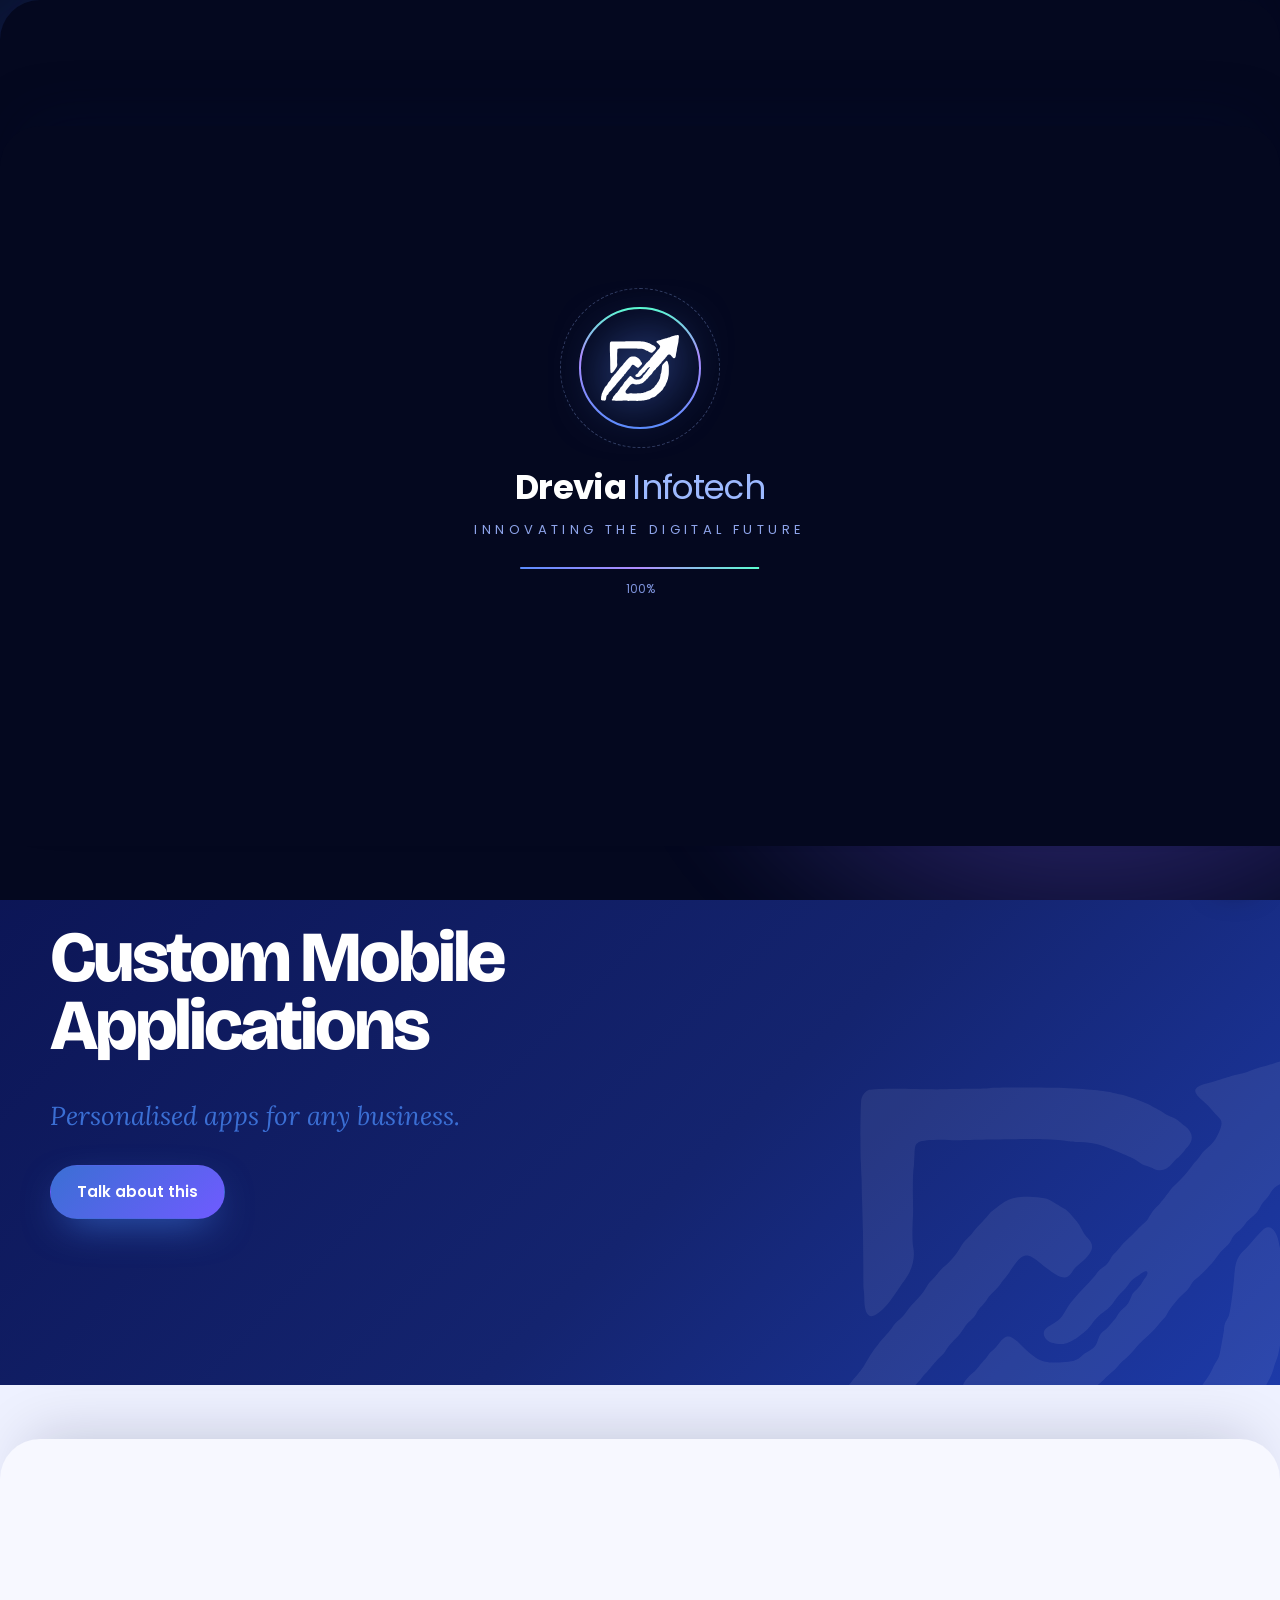
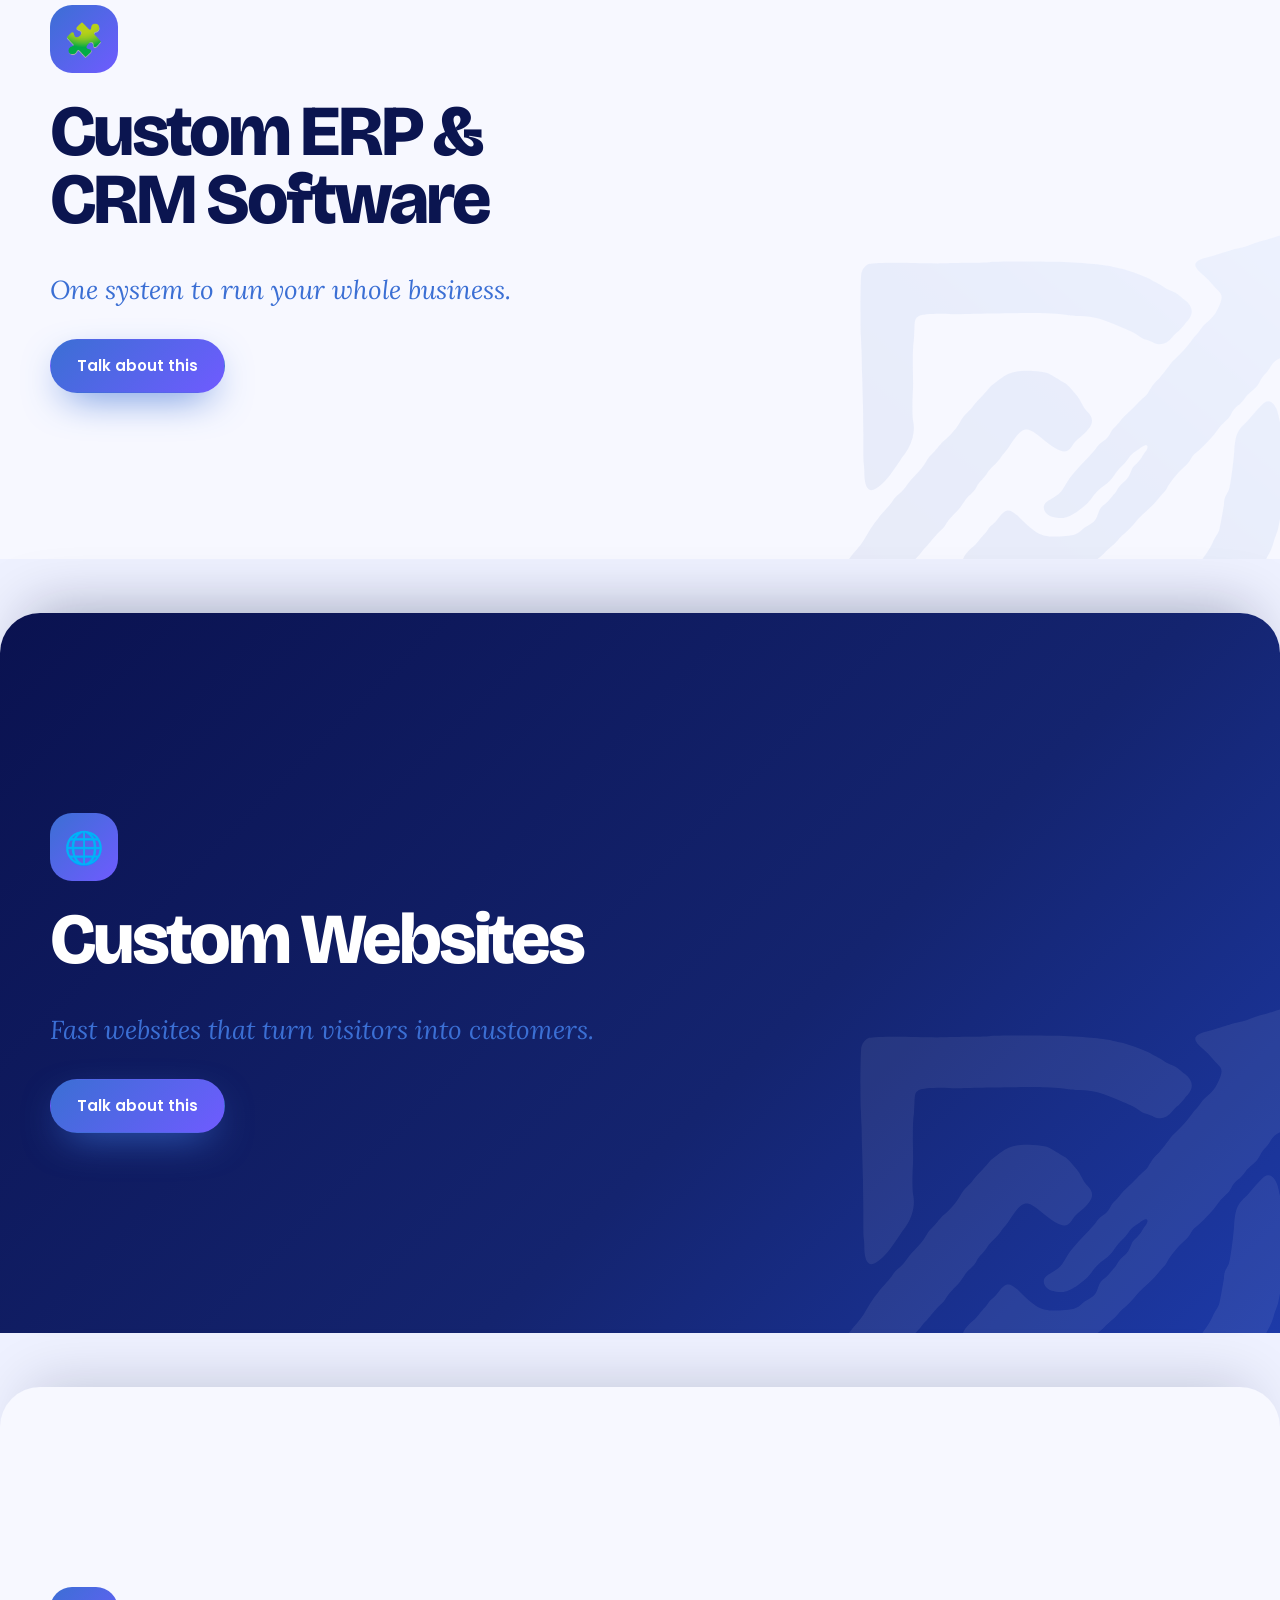
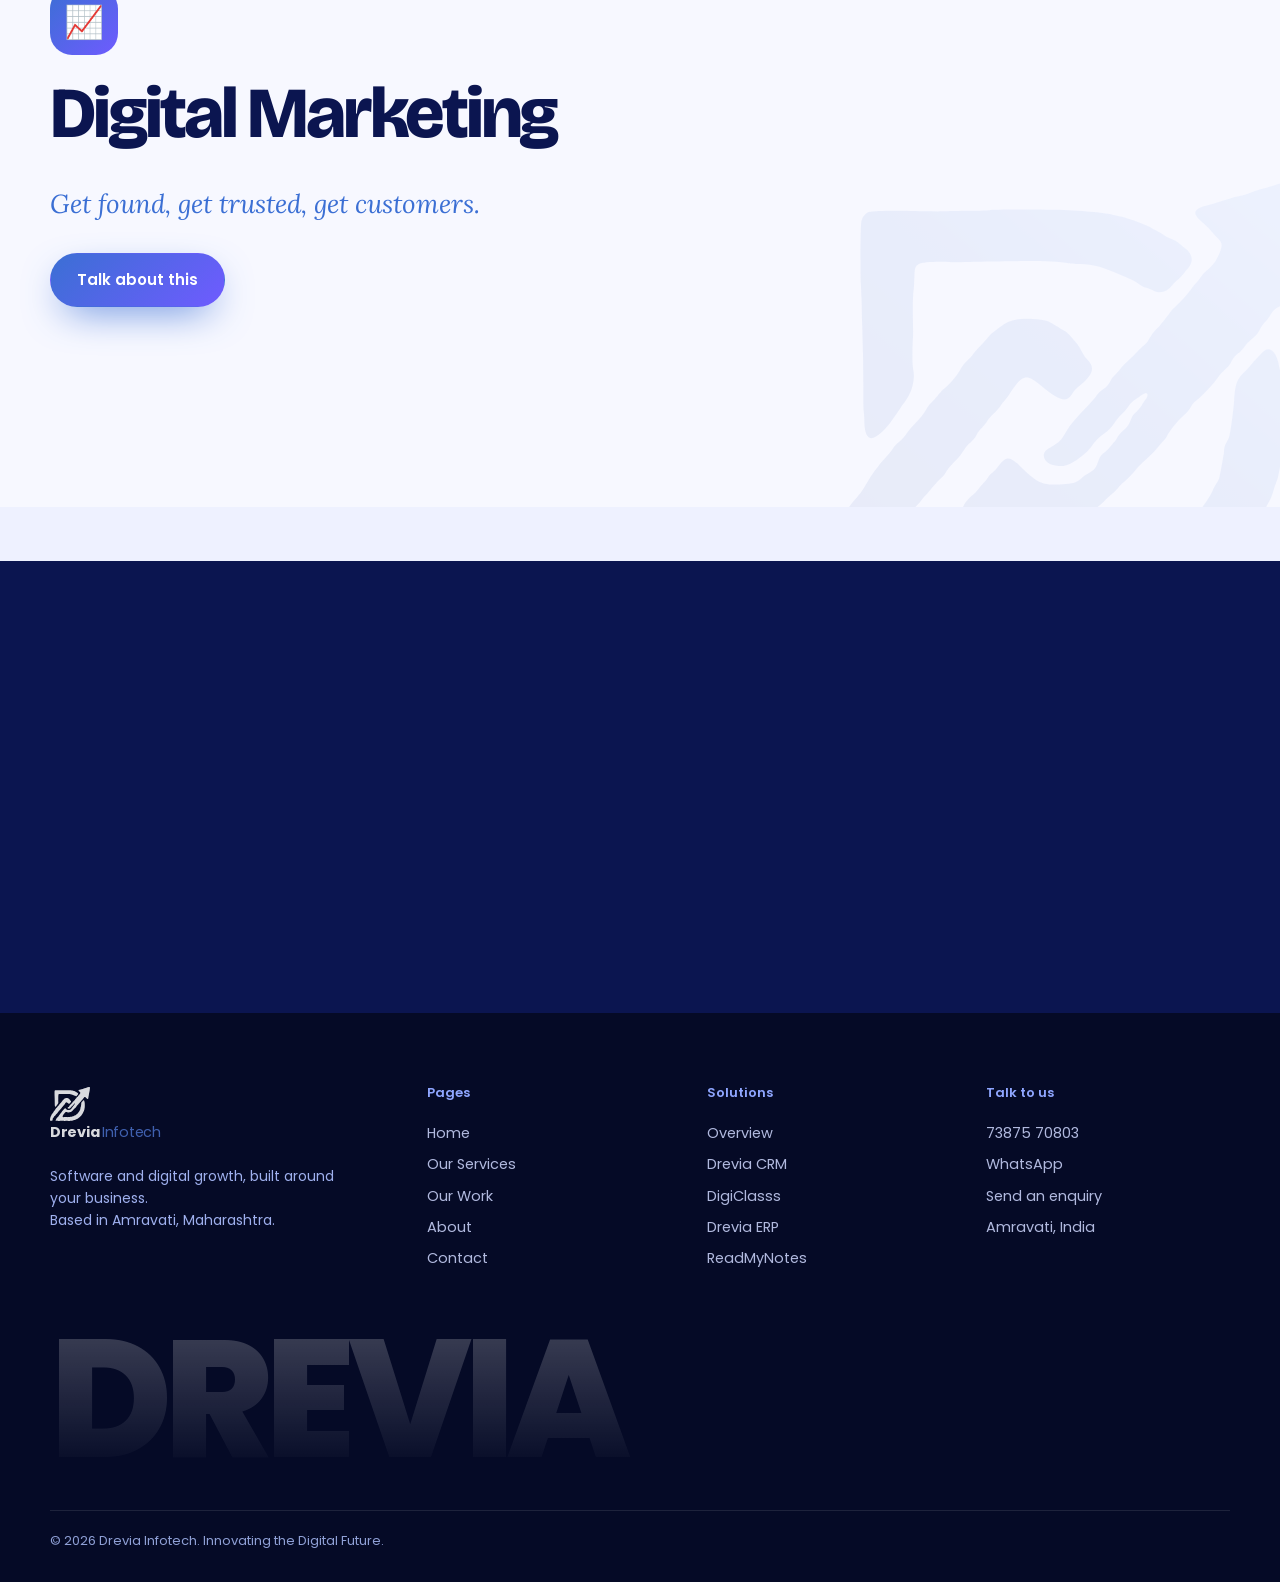
<file: services.html>
<!DOCTYPE html>
<html lang="en"><head><meta charset="utf-8"><meta name="viewport" content="width=device-width,initial-scale=1,viewport-fit=cover">
<title>Our Services | Drevia Infotech, Amravati</title><meta name="description" content="Custom mobile apps, ERP and CRM software, custom websites and digital marketing by Drevia Infotech, Amravati.">
<meta name="theme-color" content="#070d33"><link rel="icon" href="assets/favicon.png">
<link rel="preconnect" href="https://fonts.googleapis.com"><link rel="preconnect" href="https://fonts.gstatic.com" crossorigin>
<link href="https://fonts.googleapis.com/css2?family=Poppins:wght@300;400;500;600;700;800&family=Lora:ital,wght@1,400;1,500&family=Syne:wght@600;700;800&family=Bricolage+Grotesque:opsz,wght@12..96,500;12..96,700;12..96,800&family=Unbounded:wght@400;600;800&family=Fraunces:ital,opsz,wght@0,9..144,500;0,9..144,700;1,9..144,500&family=Space+Grotesk:wght@400;500;700&family=Outfit:wght@400;500;600;800&family=Caveat:wght@600;700&family=Plus+Jakarta+Sans:wght@500;700;800&family=DM+Serif+Display&family=Sora:wght@500;700;800&display=swap" rel="stylesheet"><link rel="stylesheet" href="css/base.css">
<style>
body.serv{--bg:#eef1ff;--fg:#0b1550;--acc:#3b6fd4;--muted:#4b5788;--line:rgba(11,21,80,.14);--disp:'Bricolage Grotesque',sans-serif}
.serv #glow{mix-blend-mode:multiply;opacity:.12}
.sh{padding:calc(var(--ribbon) + var(--nav) + 70px) 0 90px;position:relative;overflow:hidden}
.sh::before{content:"";position:absolute;inset:0;background:radial-gradient(60% 60% at 85% 10%,rgba(91,140,255,.35),transparent 60%),radial-gradient(40% 50% at 5% 90%,rgba(111,91,255,.18),transparent 60%)}
.sh h1{font-size:clamp(46px,9vw,150px);font-weight:800;letter-spacing:-.055em;line-height:.9;position:relative;max-width:1000px}
.sh h1 em{font-style:normal;color:transparent;-webkit-text-stroke:2px #0b1550}
.sh p{font-family:'Lora',serif;font-style:italic;font-size:clamp(19px,2.4vw,28px);color:#3b4d99;max-width:560px;position:relative}
.sh .jump{display:flex;gap:10px;flex-wrap:wrap;margin-top:34px;position:relative}
.sh .jump a{padding:10px 20px;border-radius:99px;border:1.5px solid #0b1550;font-weight:600;font-size:14px;transition:.3s}
.sh .jump a:hover{background:#0b1550;color:#fff;transform:translateY(-3px)}
.sh .spin{position:absolute;right:-6vw;top:14vh;width:min(46vw,520px);opacity:.9;animation:rot 40s linear infinite;pointer-events:none}
.sh .spin svg{width:100%}
@keyframes rot{to{transform:rotate(360deg)}}
.stack{position:relative}
.panel{position:sticky;top:calc(var(--ribbon) + var(--nav) - 20px + var(--i)*14px);min-height:min(86vh,720px);margin-bottom:6vh;border-radius:40px 40px 0 0;display:flex;align-items:center;padding:clamp(40px,6vw,80px) 0;overflow:hidden;box-shadow:0 -30px 60px -30px rgba(7,13,51,.35)}
.panel.dark{background:linear-gradient(135deg,#0a1250,#14246f 60%,#1d3aa8);color:#fff}
.panel.light{background:#f7f8ff;color:#0b1550;box-shadow:0 -30px 60px -30px rgba(7,13,51,.2)}
.in-p{display:grid;grid-template-columns:1fr 1.05fr;gap:50px;align-items:center;position:relative;z-index:2}
.panel .ico{width:68px;height:68px;border-radius:22px;display:grid;place-items:center;font-size:32px;background:linear-gradient(135deg,#3b6fd4,#6f5bff);margin-bottom:24px;animation:wob 5s ease-in-out infinite}
@keyframes wob{50%{transform:rotate(-8deg) translateY(-6px)}}
.panel h2{font-size:clamp(36px,5.6vw,78px);font-weight:800;letter-spacing:-.045em;line-height:.95}
.panel .serif-i{font-size:clamp(18px,2.2vw,26px);margin:14px 0 28px}
.dark .serif-i{color:#9db9ff}.light .serif-i{color:#3b6fd4}
.panel ul{list-style:none;margin:0;padding:0;display:grid;gap:6px}
.panel li{display:flex;gap:16px;align-items:flex-start;padding:16px 20px;border-radius:18px;transition:.35s;border:1px solid transparent}
.dark li:hover{background:rgba(255,255,255,.08);border-color:rgba(255,255,255,.2)}
.light li:hover{background:#fff;border-color:rgba(11,21,80,.1);box-shadow:0 18px 40px -20px rgba(11,21,80,.3)}
.panel li:hover{transform:translateX(10px)}
.panel li .ar{color:#5b8cff;font-weight:800;font-size:20px;transition:transform .3s}
.panel li:hover .ar{transform:translate(3px,-3px)}
.panel li b{font-size:clamp(19px,2.2vw,26px);font-weight:700;display:block;letter-spacing:-.02em}
.panel li small{font-size:14.5px;opacity:.7;font-family:'Poppins'}
.panel .wm{position:absolute;right:-6%;bottom:-18%;width:min(52vw,560px);opacity:.07;pointer-events:none;animation:wmf 12s ease-in-out infinite alternate}
@keyframes wmf{to{transform:translate(-20px,-30px) rotate(-4deg)}}
.panel .btn.p{box-shadow:0 14px 40px -14px #3b6fd4}
.end{background:#0b1550;color:#fff;padding:clamp(60px,9vw,120px) 0;text-align:center;position:relative;z-index:3}
.end h2{font-size:clamp(34px,6vw,84px);font-weight:800}
.end .btn.p{background:#fff;color:#0b1550}
@media (max-width:860px){
 .in-p{grid-template-columns:1fr;gap:26px}.panel{position:relative;top:0!important;min-height:0;border-radius:30px;margin:0 12px 16px}
 .panel .wm{width:80vw}.sh .spin{opacity:.35}
}
</style></head>
<body class="serv light loading">
<div id="loader" aria-label="Loading Drevia Infotech">
<div class="aur"></div><div class="panel t"></div><div class="panel b"></div><div class="lg-sweep"></div>
<div class="core">
 <div class="lg-mark"><svg viewBox="0 0 132 132"><defs><linearGradient id="lgg" x1="0" x2="1"><stop offset="0" stop-color="#5b8cff"/><stop offset=".6" stop-color="#b18cff"/><stop offset="1" stop-color="#5bffd1"/></linearGradient></defs><circle class="c1" cx="66" cy="66" r="60"/><circle class="c2" cx="66" cy="66" r="60"/></svg><img src="assets/logo-mark-white.svg" alt="Drevia Infotech logo"></div>
 <div class="lg-name" data-lg><span class="ch" style="--k:0">D</span><span class="ch" style="--k:1">r</span><span class="ch" style="--k:2">e</span><span class="ch" style="--k:3">v</span><span class="ch" style="--k:4">i</span><span class="ch" style="--k:5">a</span> <em><span class="ch" style="--k:7">I</span><span class="ch" style="--k:8">n</span><span class="ch" style="--k:9">f</span><span class="ch" style="--k:10">o</span><span class="ch" style="--k:11">t</span><span class="ch" style="--k:12">e</span><span class="ch" style="--k:13">c</span><span class="ch" style="--k:14">h</span></em></div>
 <div class="lg-tag">INNOVATING THE DIGITAL FUTURE</div>
 <div class="lg-bar"><i></i></div><div class="lg-pct">0%</div>
</div></div><div class="progress"></div><div id="glow"></div><header class="nav"><div class="wrap">
<a class="brand" href="index.html" aria-label="Drevia Infotech home"><img src="assets/logo-mark.svg" alt="" class="lm"><div>Drevia <span>Infotech</span></div></a>
<nav class="links" aria-label="Main"><a class="l" href="index.html">Home</a><a class="l on" href="services.html">Our Services</a><a class="l" href="work.html">Our Work</a><a class="l" href="about.html">About</a><a class="l" href="contact.html">Contact</a>
<div class="cta-wrap"><button class="cta" aria-haspopup="true" aria-expanded="false">Solutions <svg width="14" height="14" viewBox="0 0 24 24" fill="none" stroke="currentColor" stroke-width="2.5"><path d="m6 9 6 6 6-6"/></svg></button>
<div class="menu" role="menu"><a href="drevia-crm.html"><span class="ic" style="background:rgba(244,114,182,.18)">🎯</span><span><b>Drevia CRM</b><small>Leads, follow-ups and pipeline for every industry</small></span></a><a href="digiclasss.html"><span class="ic" style="background:rgba(45,212,191,.18)">🎓</span><span><b>DigiClasss</b><small>One app for institutes, teachers, students, parents</small></span></a><a href="drevia-erp.html"><span class="ic" style="background:rgba(52,211,153,.18)">📊</span><span><b>Drevia ERP</b><small>Billing, stock, HR and reports in one system</small></span></a><a href="readmynotes.html"><span class="ic" style="background:rgba(250,204,21,.18)">📚</span><span><b>ReadMyNotes</b><small>University-wise notes, papers and material</small></span></a><a class="all" href="solutions.html">See all solutions overview</a></div></div></nav>
<button class="burger" aria-label="Open menu"><i></i><i></i><i></i></button></div></header>
<div class="drawer" aria-label="Mobile menu"><a href="index.html">Home</a><a href="services.html">Our Services</a><a href="work.html">Our Work</a><a href="about.html">About</a><a href="contact.html">Contact</a><small>Solutions</small><a class="s" href="solutions.html">All solutions</a><a class="s" href="drevia-crm.html">Drevia CRM</a><a class="s" href="digiclasss.html">DigiClasss</a><a class="s" href="drevia-erp.html">Drevia ERP</a><a class="s" href="readmynotes.html">ReadMyNotes</a><a href="https://wa.me/917387570803" style="color:#7dffb0;font-size:18px;margin-top:20px">WhatsApp us: 73875 70803</a></div>
<main>
<section class="sh"><div class="wrap"><div class="spin" aria-hidden="true"><svg viewBox="0 0 200 200"><defs><path id="c" d="M100,100 m-80,0 a80,80 0 1,1 160,0 a80,80 0 1,1 -160,0"/></defs><circle cx="100" cy="100" r="96" fill="none" stroke="#0b1550" stroke-opacity=".18" stroke-dasharray="2 5"/><text font-size="11" font-weight="700" fill="#0b1550" letter-spacing="4"><textPath href="#c">APPS • ERP • CRM • WEBSITES • SEO • ADS • APPS • ERP • CRM • WEBSITES • SEO • ADS •</textPath></text></svg></div>
<h1 data-split>What we build at Drevia Infotech</h1>
<p data-r="blur" style="--d:.6s">Software and digital growth, built around your business.</p>
<div class="jump" data-r="up" style="--d:.8s"><a href="#apps">Mobile apps</a><a href="#erp">ERP and CRM</a><a href="#web">Websites</a><a href="#marketing">Digital marketing</a></div></div></section>
<div class="stack"><article class="panel dark" id="apps" style="--i:0"><div class="wrap in-p">
<div class="l"><div class="ico">📱</div><h2>Custom Mobile Applications</h2><p class="serif-i">Personalised apps for any business.</p><a class="btn p" href="contact.html" data-mag>Talk about this</a></div>
<ul data-r="up"><li style="--d:0.1s"><span class="ar">↗</span><div><b>Customer apps</b><small>Booking, ordering and payments</small></div></li><li style="--d:0.18s"><span class="ar">↗</span><div><b>Staff apps</b><small>Attendance, tasks and field visits</small></div></li><li style="--d:0.26s"><span class="ar">↗</span><div><b>Loyalty and offers</b><small>Points, coupons and push alerts</small></div></li><li style="--d:0.33999999999999997s"><span class="ar">↗</span><div><b>Live tracking</b><small>Orders, deliveries and service status</small></div></li><li style="--d:0.42000000000000004s"><span class="ar">↗</span><div><b>Android and iOS</b><small>Built around your brand</small></div></li></ul></div><img class="wm" src="assets/logo-mark-white.svg" alt=""></article><article class="panel light" id="erp" style="--i:1"><div class="wrap in-p">
<div class="l"><div class="ico">🧩</div><h2>Custom ERP & CRM Software</h2><p class="serif-i">One system to run your whole business.</p><a class="btn p" href="contact.html" data-mag>Talk about this</a></div>
<ul data-r="up"><li style="--d:0.1s"><span class="ar">↗</span><div><b>Sales and billing</b><small>Quotes, invoices and payments</small></div></li><li style="--d:0.18s"><span class="ar">↗</span><div><b>Inventory and purchase</b><small>Stock, vendors and orders</small></div></li><li style="--d:0.26s"><span class="ar">↗</span><div><b>CRM</b><small>Leads, follow-ups and customer history</small></div></li><li style="--d:0.33999999999999997s"><span class="ar">↗</span><div><b>HR and payroll</b><small>Attendance, leave and salary</small></div></li><li style="--d:0.42000000000000004s"><span class="ar">↗</span><div><b>MIS and data migration</b><small>Branch-wise reports, data moved from Excel</small></div></li></ul></div><img class="wm" src="assets/logo-mark.svg" alt=""></article><article class="panel dark" id="web" style="--i:2"><div class="wrap in-p">
<div class="l"><div class="ico">🌐</div><h2>Custom Websites</h2><p class="serif-i">Fast websites that turn visitors into customers.</p><a class="btn p" href="contact.html" data-mag>Talk about this</a></div>
<ul data-r="up"><li style="--d:0.1s"><span class="ar">↗</span><div><b>Business websites</b><small>Company, portfolio and service pages</small></div></li><li style="--d:0.18s"><span class="ar">↗</span><div><b>Online stores</b><small>Catalogue, cart and payment gateway</small></div></li><li style="--d:0.26s"><span class="ar">↗</span><div><b>Enquiry and booking</b><small>Forms that bring you leads</small></div></li><li style="--d:0.33999999999999997s"><span class="ar">↗</span><div><b>Fast and mobile-first</b><small>Smooth on every screen</small></div></li><li style="--d:0.42000000000000004s"><span class="ar">↗</span><div><b>Easy admin panel</b><small>Update your content yourself</small></div></li></ul></div><img class="wm" src="assets/logo-mark-white.svg" alt=""></article><article class="panel light" id="marketing" style="--i:3"><div class="wrap in-p">
<div class="l"><div class="ico">📈</div><h2>Digital Marketing</h2><p class="serif-i">Get found, get trusted, get customers.</p><a class="btn p" href="contact.html" data-mag>Talk about this</a></div>
<ul data-r="up"><li style="--d:0.1s"><span class="ar">↗</span><div><b>SEO</b><small>Rank higher on Google search</small></div></li><li style="--d:0.18s"><span class="ar">↗</span><div><b>LLM optimisation</b><small>Get recommended by ChatGPT and Gemini</small></div></li><li style="--d:0.26s"><span class="ar">↗</span><div><b>Business profile boost</b><small>Google Business Profile, reviews and maps</small></div></li><li style="--d:0.33999999999999997s"><span class="ar">↗</span><div><b>Social media</b><small>Content and page growth</small></div></li><li style="--d:0.42000000000000004s"><span class="ar">↗</span><div><b>Performance ads</b><small>Google and Meta campaigns</small></div></li></ul></div><img class="wm" src="assets/logo-mark.svg" alt=""></article></div>
<section class="end"><div class="wrap" data-r="up"><h2>Not sure which one you need?</h2><p style="opacity:.8;font-size:18px">Tell us what slows your business down. We will tell you what to build first.</p><a class="btn p" href="contact.html" data-mag>Describe your problem</a></div></section>
</main>
<footer class="ft"><div class="wrap">
<div class="fgrid"><div><a class="brand" href="index.html" style="color:#fff"><img src="assets/logo-mark-white.svg" alt=""><div>Drevia <span>Infotech</span></div></a>
<p style="margin:16px 0 0;max-width:300px;color:#9fb0ee;font-size:14px">Software and digital growth, built around your business.<br>Based in Amravati, Maharashtra.</p></div>
<div><h5>Pages</h5><a href="index.html">Home</a><a href="services.html">Our Services</a><a href="work.html">Our Work</a><a href="about.html">About</a><a href="contact.html">Contact</a></div><div><h5>Solutions</h5><a href="solutions.html">Overview</a><a href="drevia-crm.html">Drevia CRM</a><a href="digiclasss.html">DigiClasss</a><a href="drevia-erp.html">Drevia ERP</a><a href="readmynotes.html">ReadMyNotes</a></div>
<div><h5>Talk to us</h5><a href="tel:+917387570803">73875 70803</a><a href="https://wa.me/917387570803">WhatsApp</a><a href="contact.html">Send an enquiry</a><a href="contact.html#map">Amravati, India</a></div></div>
<div class="big" aria-hidden="true">DREVIA</div>
<div class="fbot"><span>© 2026 Drevia Infotech. Innovating the Digital Future.</span></div></div></footer>
<div class="fab"><a class="wa" href="https://wa.me/917387570803" aria-label="WhatsApp Drevia Infotech"><svg width="26" height="26" viewBox="0 0 24 24" fill="currentColor"><path d="M20.5 3.5A11 11 0 0 0 3.2 17.3L2 22l4.8-1.2A11 11 0 1 0 20.5 3.5zm-8.4 17a9 9 0 0 1-4.6-1.3l-.3-.2-2.8.7.8-2.7-.2-.3a9 9 0 1 1 7.1 3.8zm5-6.7c-.3-.1-1.6-.8-1.8-.9s-.4-.1-.6.1-.7.9-.8 1-.3.2-.6.1a7.3 7.3 0 0 1-3.6-3.1c-.3-.5.3-.4.8-1.4a.5.5 0 0 0 0-.5l-.8-1.9c-.2-.5-.4-.4-.6-.4h-.5a1 1 0 0 0-.7.3 3 3 0 0 0-.9 2.2 5.2 5.2 0 0 0 1.1 2.8 11.800 11.800 0 0 0 4.500 4c1.700.7 2.400.8 3.200.7a2.700 2.700 0 0 0 1.800-1.300 2.200 2.200 0 0 0 .2-1.300c-.1-.1-.3-.2-.6-.3z"/></svg></a>
<a class="ph" href="tel:+917387570803" aria-label="Call Drevia Infotech"><svg width="24" height="24" viewBox="0 0 24 24" fill="none" stroke="currentColor" stroke-width="2"><path d="M22 16.9v3a2 2 0 0 1-2.2 2 19.800 19.800 0 0 1-8.600-3.100 19.500 19.500 0 0 1-6-6A19.800 19.800 0 0 1 2.100 4.200 2 2 0 0 1 4.100 2h3a2 2 0 0 1 2 1.700c.1 1 .4 1.900.7 2.800a2 2 0 0 1-.5 2.100L8.100 9.900a16 16 0 0 0 6 6l1.300-1.300a2 2 0 0 1 2.100-.4c.9.3 1.800.6 2.800.7a2 2 0 0 1 1.700 2z"/></svg></a></div>
<script src="js/main.js"></script>
<script></script>
</body></html>
</file>
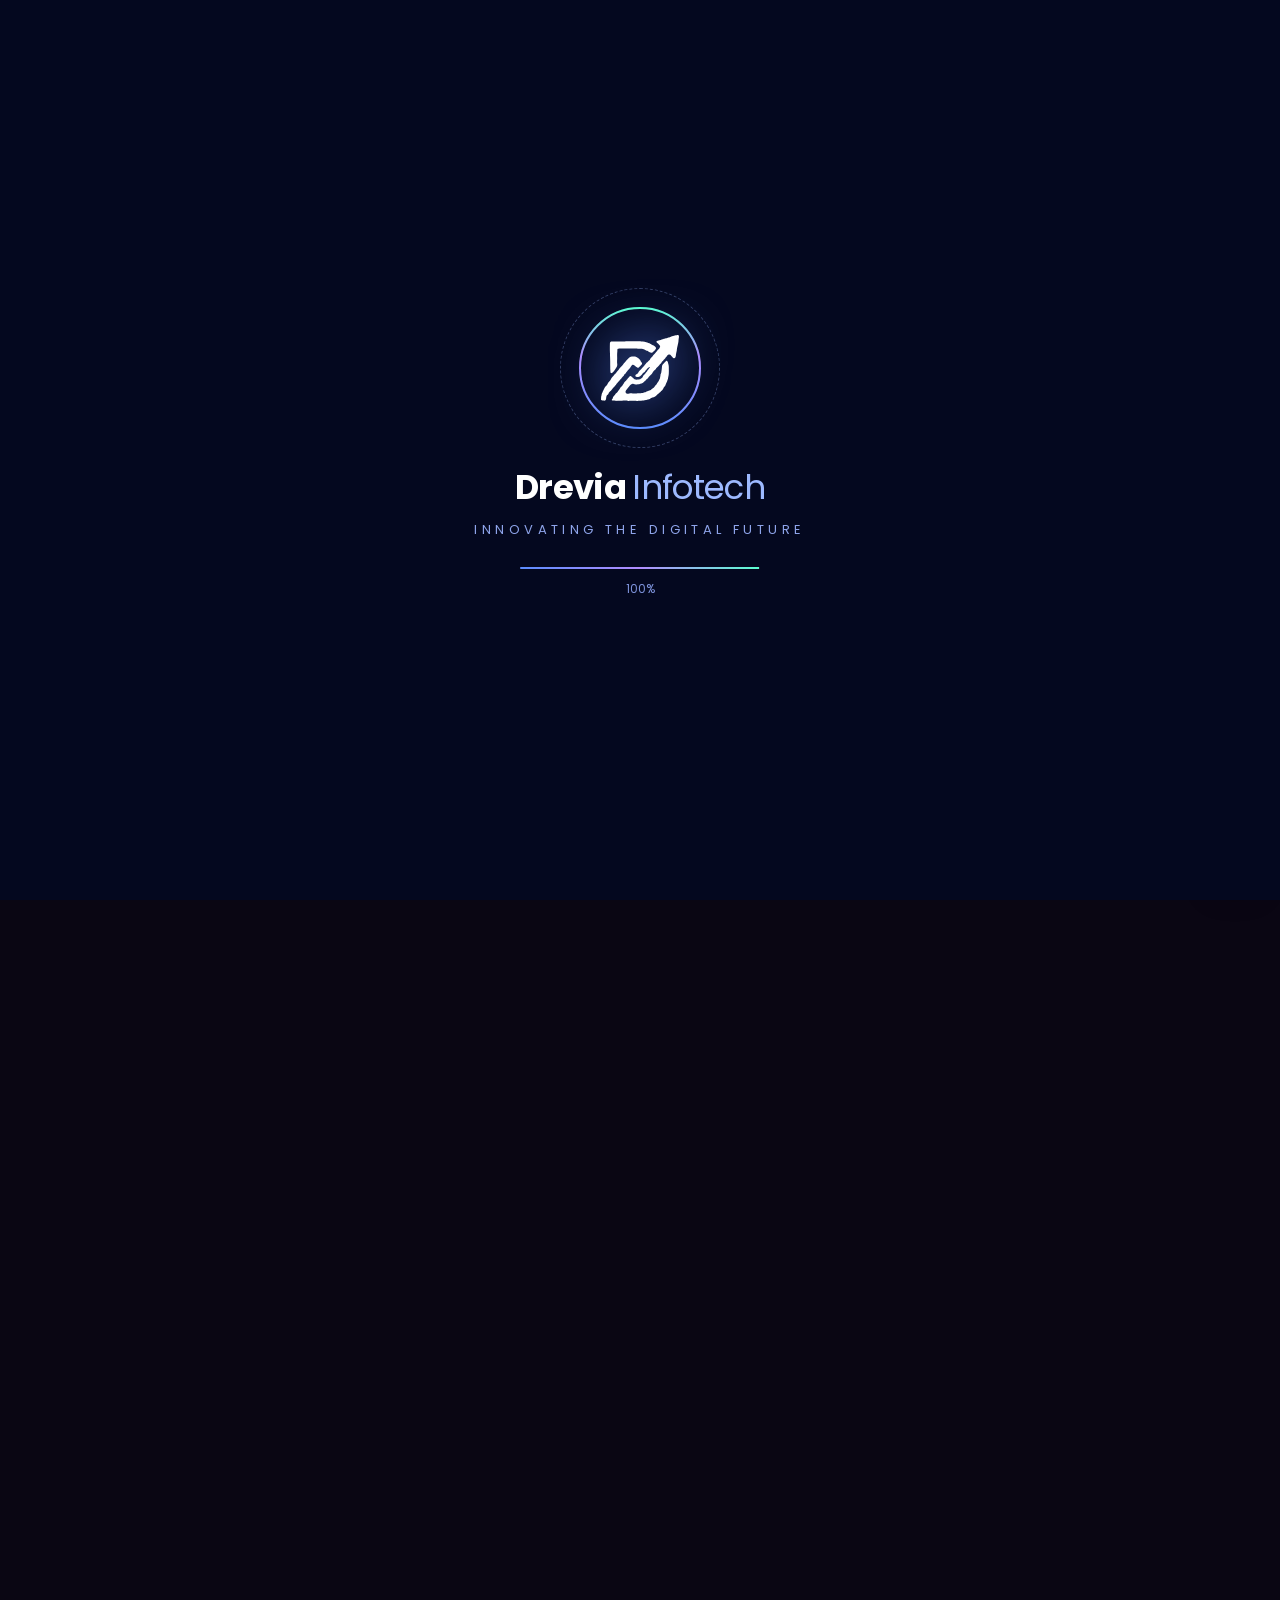
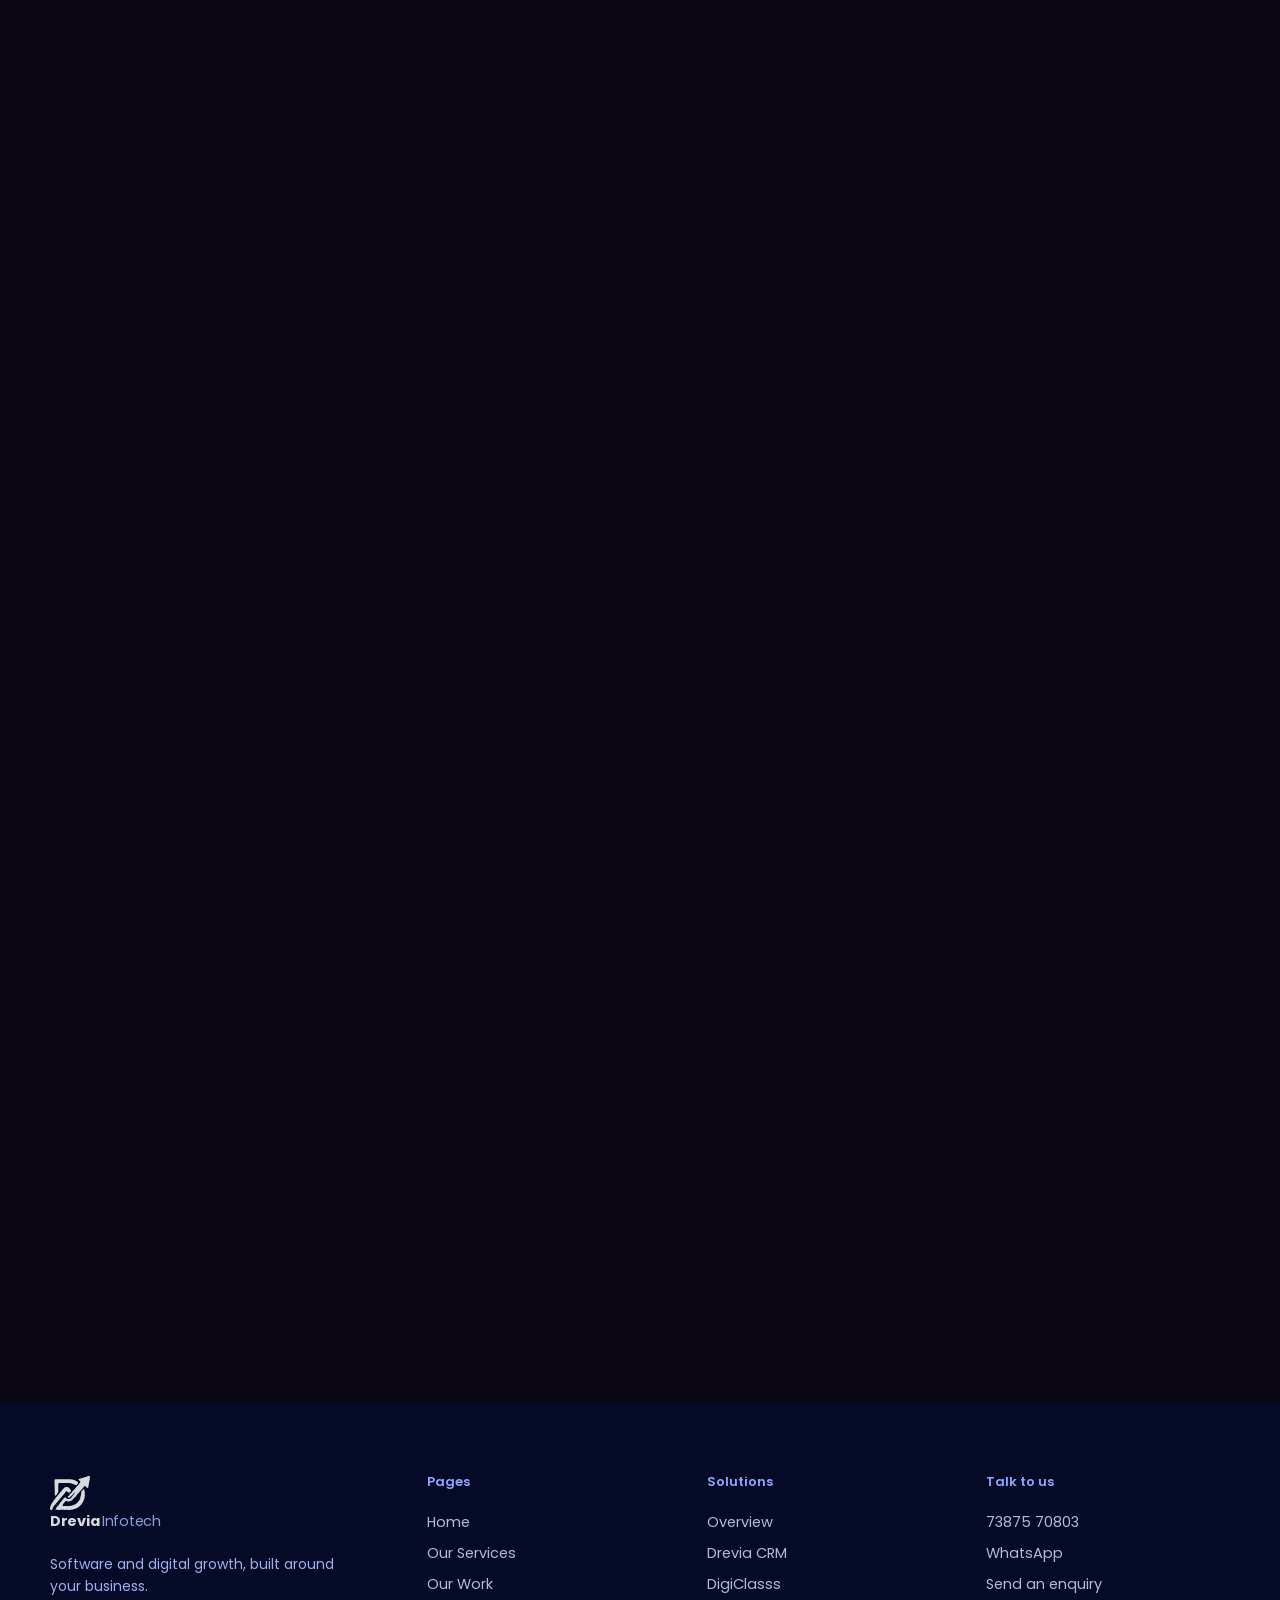
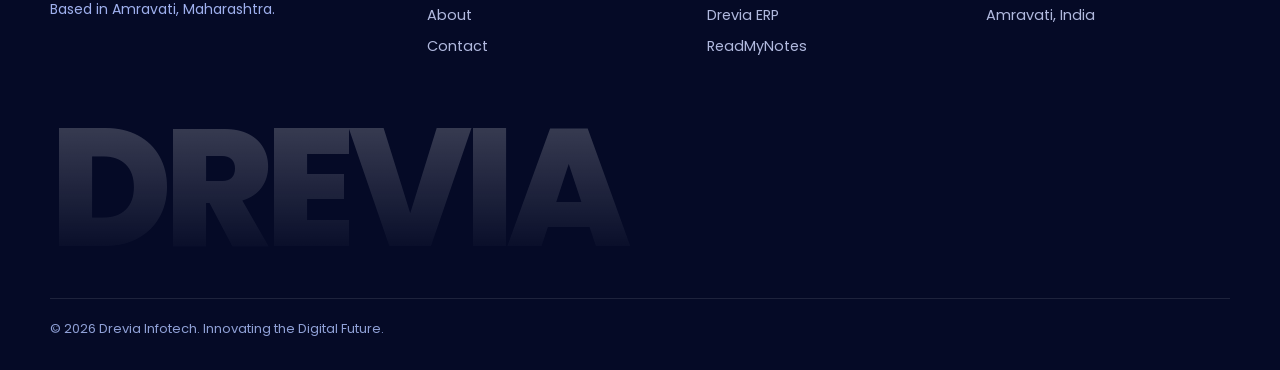
<file: solutions.html>
<!DOCTYPE html>
<html lang="en"><head><meta charset="utf-8"><meta name="viewport" content="width=device-width,initial-scale=1,viewport-fit=cover">
<title>Our Solutions | Drevia Infotech, Amravati</title><meta name="description" content="Drevia CRM, Drevia ERP, DigiClasss and ReadMyNotes: ready solutions by Drevia Infotech, Amravati.">
<meta name="theme-color" content="#070d33"><link rel="icon" href="assets/favicon.png">
<link rel="preconnect" href="https://fonts.googleapis.com"><link rel="preconnect" href="https://fonts.gstatic.com" crossorigin>
<link href="https://fonts.googleapis.com/css2?family=Poppins:wght@300;400;500;600;700;800&family=Lora:ital,wght@1,400;1,500&family=Syne:wght@600;700;800&family=Bricolage+Grotesque:opsz,wght@12..96,500;12..96,700;12..96,800&family=Unbounded:wght@400;600;800&family=Fraunces:ital,opsz,wght@0,9..144,500;0,9..144,700;1,9..144,500&family=Space+Grotesk:wght@400;500;700&family=Outfit:wght@400;500;600;800&family=Caveat:wght@600;700&family=Plus+Jakarta+Sans:wght@500;700;800&family=DM+Serif+Display&family=Sora:wght@500;700;800&display=swap" rel="stylesheet"><link rel="stylesheet" href="css/base.css">
<style>
body.sol{--bg:#0a0613;--fg:#f4efff;--acc:#a78bfa;--muted:rgba(244,239,255,.62);--disp:'Syne',sans-serif}
.sol .mesh{position:absolute;inset:0;overflow:hidden;pointer-events:none}
.sol .mesh::before{content:"";position:absolute;inset:-50%;background:conic-gradient(from 0deg at 50% 50%,#2a0f6b,#0a0613,#0f3a6b,#0a0613,#4a0f6b,#0a0613,#2a0f6b);filter:blur(80px);opacity:.7;animation:rot 30s linear infinite}
@keyframes rot{to{transform:rotate(360deg)}}
.sol .mesh::after{content:"";position:absolute;inset:0;background-image:linear-gradient(rgba(255,255,255,.05) 1px,transparent 1px),linear-gradient(90deg,rgba(255,255,255,.05) 1px,transparent 1px);background-size:60px 60px;mask-image:radial-gradient(70% 70% at 50% 40%,#000,transparent)}
.sl-h{padding:calc(var(--ribbon) + var(--nav) + 80px) 0 60px;position:relative;overflow:hidden}
.sl-h h1{font-size:clamp(48px,10.5vw,170px);font-weight:800;letter-spacing:-.05em;line-height:.88;position:relative}
.sl-h h1 .gr{display:block;background:linear-gradient(90deg,#a78bfa,#38bdf8,#34d399,#facc15);background-size:300% 100%;-webkit-background-clip:text;background-clip:text;color:transparent;animation:gr 8s linear infinite}
@keyframes gr{to{background-position:300% 0}}
.sl-h p{max-width:560px;font-size:clamp(16px,2vw,20px);color:var(--muted);position:relative}
.accw{display:flex;gap:14px;height:min(640px,76vh)}
.acc{position:relative;flex:1;border-radius:34px;overflow:hidden;background:linear-gradient(160deg,var(--cb),#0a0613);border:1px solid color-mix(in srgb,var(--c) 35%,transparent);transition:flex .7s cubic-bezier(.2,.8,.2,1),border-color .4s;display:block}
.acc.on{flex:4.2}
.acc::before{content:"";position:absolute;width:420px;height:420px;border-radius:50%;background:var(--c);filter:blur(120px);opacity:.15;right:-120px;top:-120px;transition:opacity .5s}
.acc.on::before{opacity:.45}
.acc .big-e{position:absolute;right:30px;top:24px;font-size:clamp(70px,9vw,130px);filter:drop-shadow(0 20px 30px rgba(0,0,0,.5));transition:transform .7s;animation:fl 6s ease-in-out infinite}
@keyframes fl{50%{transform:translateY(-14px) rotate(6deg)}}
.acc .vt{position:absolute;left:50%;bottom:30px;transform:translateX(-50%) rotate(180deg);writing-mode:vertical-rl;font-family:var(--disp);font-size:28px;font-weight:800;color:var(--c);white-space:nowrap;transition:opacity .3s}
.acc.on .vt{opacity:0}
.acc .in{position:absolute;left:0;bottom:0;padding:34px;width:min(520px,100%);opacity:0;transform:translateY(30px);transition:.5s;pointer-events:none}
.acc.on .in{opacity:1;transform:none;transition-delay:.25s;pointer-events:auto}
.acc small{color:var(--c);font-weight:600;font-size:14px}
.acc h3{font-size:clamp(34px,4.4vw,60px);font-weight:800;margin:6px 0 10px}
.acc p{color:rgba(255,255,255,.75);font-size:16px}
.acc .tg{display:flex;flex-wrap:wrap;gap:8px;margin:14px 0 22px}
.acc .tg i{font-style:normal;font-size:12.5px;padding:5px 12px;border-radius:99px;border:1px solid color-mix(in srgb,var(--c) 50%,transparent);color:var(--c)}
.acc .open{display:inline-block;padding:12px 22px;border-radius:99px;background:var(--c);color:#111;font-weight:700;font-size:14px}
/* compare */
.cmp{display:grid;grid-template-columns:1fr 1fr;gap:20px}
.cmp>div{padding:34px;border-radius:30px;border:1px solid var(--line);background:rgba(255,255,255,.04);position:relative;overflow:hidden}
.cmp h3{font-size:34px}
.cmp .who{display:inline-block;padding:5px 14px;border-radius:99px;font-size:13px;font-weight:600;margin-bottom:16px}
.cmp ul{padding:0;margin:18px 0 0;list-style:none;display:grid;gap:10px}
.cmp li{padding-left:28px;position:relative;color:rgba(255,255,255,.8);font-size:15px}
.cmp li::before{content:"✓";position:absolute;left:0;color:var(--k);font-weight:800}
.hd{font-size:clamp(32px,5.2vw,70px);font-weight:800;max-width:800px}
.flow{display:grid;grid-template-columns:repeat(4,1fr);gap:16px;margin-top:40px}
.flow div{padding:26px;border:1px dashed rgba(255,255,255,.22);border-radius:22px;transition:.3s}
.flow div:hover{border-style:solid;border-color:var(--acc);transform:translateY(-6px);background:rgba(167,139,250,.08)}
.flow b{font-family:var(--disp);font-size:20px;display:block;margin-bottom:6px}
.flow span{font-size:14px;color:var(--muted)}
.custom{margin-top:90px;border-radius:34px;padding:clamp(30px,5vw,60px);background:linear-gradient(120deg,rgba(167,139,250,.2),rgba(56,189,248,.12));border:1px solid rgba(167,139,250,.35);display:flex;gap:30px;align-items:center;justify-content:space-between;flex-wrap:wrap}
.custom h3{font-size:clamp(26px,3.6vw,44px);margin:0;max-width:640px}
.sol .btn.p{--btnbg:linear-gradient(135deg,#8b5cf6,#38bdf8)}
@media (max-width:900px){
 .accw{flex-direction:column;height:auto}
 .acc,.acc.on{flex:none;min-height:100px}.acc.on{min-height:430px}
 .acc .vt{writing-mode:horizontal-tb;transform:none;left:24px;bottom:auto;top:34px;font-size:24px}
 .acc .big-e{font-size:64px;top:14px;right:18px}.acc .in{padding:24px}
 .cmp{grid-template-columns:1fr}.flow{grid-template-columns:1fr 1fr}
}
@media (max-width:520px){.flow{grid-template-columns:1fr}}
</style></head>
<body class="sol loading">
<div id="loader" aria-label="Loading Drevia Infotech">
<div class="aur"></div><div class="panel t"></div><div class="panel b"></div><div class="lg-sweep"></div>
<div class="core">
 <div class="lg-mark"><svg viewBox="0 0 132 132"><defs><linearGradient id="lgg" x1="0" x2="1"><stop offset="0" stop-color="#5b8cff"/><stop offset=".6" stop-color="#b18cff"/><stop offset="1" stop-color="#5bffd1"/></linearGradient></defs><circle class="c1" cx="66" cy="66" r="60"/><circle class="c2" cx="66" cy="66" r="60"/></svg><img src="assets/logo-mark-white.svg" alt="Drevia Infotech logo"></div>
 <div class="lg-name" data-lg><span class="ch" style="--k:0">D</span><span class="ch" style="--k:1">r</span><span class="ch" style="--k:2">e</span><span class="ch" style="--k:3">v</span><span class="ch" style="--k:4">i</span><span class="ch" style="--k:5">a</span> <em><span class="ch" style="--k:7">I</span><span class="ch" style="--k:8">n</span><span class="ch" style="--k:9">f</span><span class="ch" style="--k:10">o</span><span class="ch" style="--k:11">t</span><span class="ch" style="--k:12">e</span><span class="ch" style="--k:13">c</span><span class="ch" style="--k:14">h</span></em></div>
 <div class="lg-tag">INNOVATING THE DIGITAL FUTURE</div>
 <div class="lg-bar"><i></i></div><div class="lg-pct">0%</div>
</div></div><div class="progress"></div><div id="glow"></div><header class="nav"><div class="wrap">
<a class="brand" href="index.html" aria-label="Drevia Infotech home"><img src="assets/logo-mark.svg" alt="" class="lm"><div>Drevia <span>Infotech</span></div></a>
<nav class="links" aria-label="Main"><a class="l" href="index.html">Home</a><a class="l" href="services.html">Our Services</a><a class="l" href="work.html">Our Work</a><a class="l" href="about.html">About</a><a class="l" href="contact.html">Contact</a>
<div class="cta-wrap"><button class="cta on" aria-haspopup="true" aria-expanded="false">Solutions <svg width="14" height="14" viewBox="0 0 24 24" fill="none" stroke="currentColor" stroke-width="2.5"><path d="m6 9 6 6 6-6"/></svg></button>
<div class="menu" role="menu"><a href="drevia-crm.html"><span class="ic" style="background:rgba(244,114,182,.18)">🎯</span><span><b>Drevia CRM</b><small>Leads, follow-ups and pipeline for every industry</small></span></a><a href="digiclasss.html"><span class="ic" style="background:rgba(45,212,191,.18)">🎓</span><span><b>DigiClasss</b><small>One app for institutes, teachers, students, parents</small></span></a><a href="drevia-erp.html"><span class="ic" style="background:rgba(52,211,153,.18)">📊</span><span><b>Drevia ERP</b><small>Billing, stock, HR and reports in one system</small></span></a><a href="readmynotes.html"><span class="ic" style="background:rgba(250,204,21,.18)">📚</span><span><b>ReadMyNotes</b><small>University-wise notes, papers and material</small></span></a><a class="all" href="solutions.html">See all solutions overview</a></div></div></nav>
<button class="burger" aria-label="Open menu"><i></i><i></i><i></i></button></div></header>
<div class="drawer" aria-label="Mobile menu"><a href="index.html">Home</a><a href="services.html">Our Services</a><a href="work.html">Our Work</a><a href="about.html">About</a><a href="contact.html">Contact</a><small>Solutions</small><a class="s" href="solutions.html">All solutions</a><a class="s" href="drevia-crm.html">Drevia CRM</a><a class="s" href="digiclasss.html">DigiClasss</a><a class="s" href="drevia-erp.html">Drevia ERP</a><a class="s" href="readmynotes.html">ReadMyNotes</a><a href="https://wa.me/917387570803" style="color:#7dffb0;font-size:18px;margin-top:20px">WhatsApp us: 73875 70803</a></div>
<main>
<section class="sl-h"><div class="mesh"></div><div class="wrap"><h1 data-split>Ready-made.</h1><h1 data-r="blur" style="--d:.5s"><span class="gr">Made yours.</span></h1>
<p data-r="up" style="--d:.9s">Solutions we have already thought through. Pick one and we shape it around your business, your brand and your workflow. Open one from the Solutions menu above or tap a card.</p></div></section>
<section style="padding-bottom:clamp(60px,9vw,120px)"><div class="wrap"><div class="accw" id="acc"><a class="acc on" href="drevia-crm.html" style="--c:#f472b6;--cb:#2a0a1c" data-r="up" data-d="3">
<span class="big-e">🎯</span><div class="in"><small style="display:inline-block;background:var(--c);color:#1a0716;padding:3px 12px;border-radius:99px;margin-bottom:10px;font-weight:700">Featured solution</small><br><small>For sales teams in every industry</small><h3>Drevia CRM</h3><p>Capture leads, never miss a follow-up and see your pipeline.</p><div class="tg"><i>Leads</i><i>Follow-ups</i><i>Pipeline</i></div><span class="open">Open solution ↗</span></div><span class="vt">Drevia CRM</span></a><a class="acc" href="digiclasss.html" style="--c:#2dd4bf;--cb:#032a2a" data-r="up" data-d="1">
<span class="big-e">🎓</span><div class="in"><small>For institute owners</small><h3>DigiClasss</h3><p>Students, attendance, online tests, fees, notices and assignments in one app for owner, teachers, students and parents.</p><div class="tg"><i>Fees and reminders</i><i>Attendance</i><i>Online tests</i></div><span class="open">Open solution ↗</span></div><span class="vt">DigiClasss</span></a><a class="acc" href="drevia-erp.html" style="--c:#34d399;--cb:#032a1a" data-r="up" data-d="3">
<span class="big-e">📊</span><div class="in"><small>For growing businesses</small><h3>Drevia ERP</h3><p>Sales, billing, stock, HR and payroll with branch-wise reports.</p><div class="tg"><i>Billing</i><i>Inventory</i><i>HR and payroll</i></div><span class="open">Open solution ↗</span></div><span class="vt">Drevia ERP</span></a><a class="acc" href="readmynotes.html" style="--c:#facc15;--cb:#2a2503" data-r="up" data-d="2">
<span class="big-e">📚</span><div class="in"><small>For university students</small><h3>ReadMyNotes</h3><p>Teachers upload notes, papers and material. Students find them by university and stream.</p><div class="tg"><i>University-wise</i><i>Stream-wise</i><i>Papers and notes</i></div><span class="open">Open solution ↗</span></div><span class="vt">ReadMyNotes</span></a></div></div></section>

<section class="pad" style="padding-top:0"><div class="wrap">
<h2 class="hd" data-r="up">DigiClasss and ReadMyNotes sound close. They are not the same product.</h2>
<div class="cmp" style="margin-top:40px">
<div data-r="left" style="--k:#2dd4bf"><span class="who" style="background:rgba(45,212,191,.16);color:#2dd4bf">For institute owners</span><h3>DigiClasss</h3><p class="muted">A private system for one institute. The owner decides who joins.</p><ul><li>Manage students, teachers and parents</li><li>Attendance, fees and fee reminders</li><li>Online tests and results</li><li>Assignments, notes and notices</li></ul><a class="btn g" href="digiclasss.html" style="margin-top:24px">Explore DigiClasss</a></div>
<div data-r="right" style="--k:#facc15"><span class="who" style="background:rgba(250,204,21,.16);color:#facc15">For university students</span><h3>ReadMyNotes</h3><p class="muted">An open library of study material organised by university and stream.</p><ul><li>Teachers upload notes, papers and material</li><li>Students filter by university and stream</li><li>Find the right semester and subject fast</li><li>One place instead of scattered chats</li></ul><a class="btn g" href="readmynotes.html" style="margin-top:24px">Explore ReadMyNotes</a></div></div>
<div class="custom" data-r="zoom"><h3>Need something none of these cover? We build it from your problem.</h3><a class="btn p" href="contact.html" data-mag>Tell us your idea</a></div></div></section>
</main>
<footer class="ft"><div class="wrap">
<div class="fgrid"><div><a class="brand" href="index.html" style="color:#fff"><img src="assets/logo-mark-white.svg" alt=""><div>Drevia <span>Infotech</span></div></a>
<p style="margin:16px 0 0;max-width:300px;color:#9fb0ee;font-size:14px">Software and digital growth, built around your business.<br>Based in Amravati, Maharashtra.</p></div>
<div><h5>Pages</h5><a href="index.html">Home</a><a href="services.html">Our Services</a><a href="work.html">Our Work</a><a href="about.html">About</a><a href="contact.html">Contact</a></div><div><h5>Solutions</h5><a href="solutions.html">Overview</a><a href="drevia-crm.html">Drevia CRM</a><a href="digiclasss.html">DigiClasss</a><a href="drevia-erp.html">Drevia ERP</a><a href="readmynotes.html">ReadMyNotes</a></div>
<div><h5>Talk to us</h5><a href="tel:+917387570803">73875 70803</a><a href="https://wa.me/917387570803">WhatsApp</a><a href="contact.html">Send an enquiry</a><a href="contact.html#map">Amravati, India</a></div></div>
<div class="big" aria-hidden="true">DREVIA</div>
<div class="fbot"><span>© 2026 Drevia Infotech. Innovating the Digital Future.</span></div></div></footer>
<div class="fab"><a class="wa" href="https://wa.me/917387570803" aria-label="WhatsApp Drevia Infotech"><svg width="26" height="26" viewBox="0 0 24 24" fill="currentColor"><path d="M20.5 3.5A11 11 0 0 0 3.2 17.3L2 22l4.8-1.2A11 11 0 1 0 20.5 3.5zm-8.4 17a9 9 0 0 1-4.6-1.3l-.3-.2-2.8.7.8-2.7-.2-.3a9 9 0 1 1 7.1 3.8zm5-6.7c-.3-.1-1.6-.8-1.8-.9s-.4-.1-.6.1-.7.9-.8 1-.3.2-.6.1a7.3 7.3 0 0 1-3.6-3.1c-.3-.5.3-.4.8-1.4a.5.5 0 0 0 0-.5l-.8-1.9c-.2-.5-.4-.4-.6-.4h-.5a1 1 0 0 0-.7.3 3 3 0 0 0-.9 2.2 5.2 5.2 0 0 0 1.1 2.8 11.800 11.800 0 0 0 4.500 4c1.700.7 2.400.8 3.200.7a2.700 2.700 0 0 0 1.800-1.300 2.200 2.200 0 0 0 .2-1.300c-.1-.1-.3-.2-.6-.3z"/></svg></a>
<a class="ph" href="tel:+917387570803" aria-label="Call Drevia Infotech"><svg width="24" height="24" viewBox="0 0 24 24" fill="none" stroke="currentColor" stroke-width="2"><path d="M22 16.9v3a2 2 0 0 1-2.2 2 19.800 19.800 0 0 1-8.600-3.100 19.500 19.500 0 0 1-6-6A19.800 19.800 0 0 1 2.100 4.200 2 2 0 0 1 4.100 2h3a2 2 0 0 1 2 1.700c.1 1 .4 1.900.7 2.800a2 2 0 0 1-.5 2.100L8.100 9.900a16 16 0 0 0 6 6l1.300-1.300a2 2 0 0 1 2.100-.4c.9.3 1.800.6 2.800.7a2 2 0 0 1 1.700 2z"/></svg></a></div>
<script src="js/main.js"></script>
<script>
const A=[...document.querySelectorAll('.acc')];
A.forEach(a=>{
 const on=()=>{A.forEach(x=>x.classList.toggle('on',x===a))};
 a.addEventListener('mouseenter',()=>{if(matchMedia('(min-width:901px)').matches)on()});
 a.addEventListener('focus',on);
 a.addEventListener('click',e=>{if(!a.classList.contains('on')){e.preventDefault();on()}});
});
</script>
</body></html>
</file>
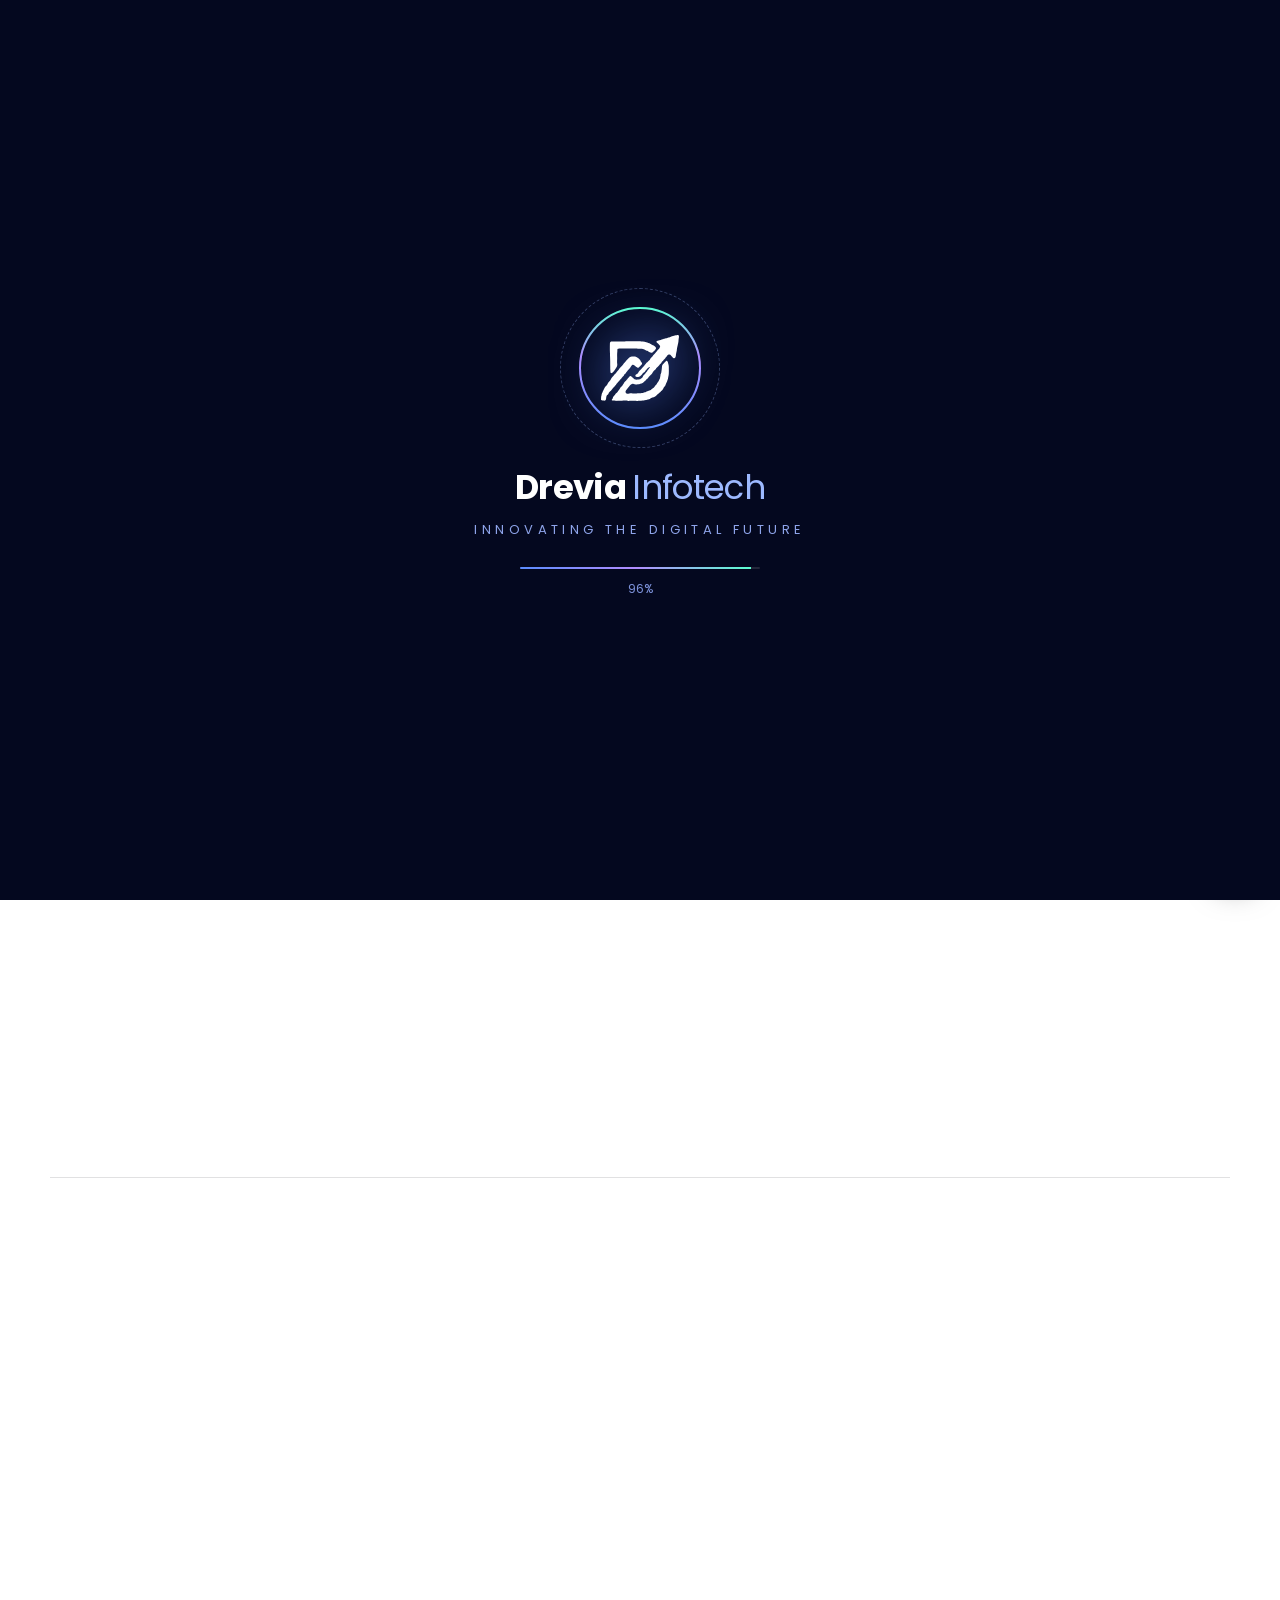
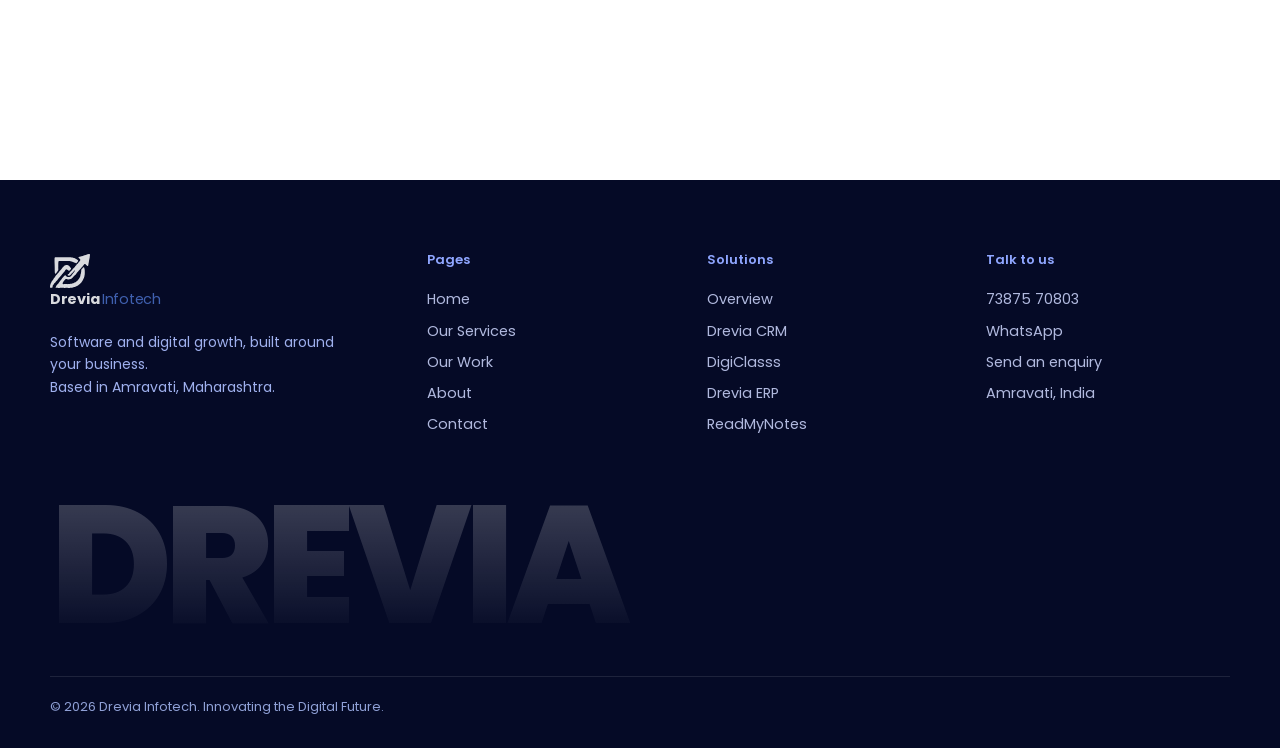
<file: work.html>
<!DOCTYPE html>
<html lang="en"><head><meta charset="utf-8"><meta name="viewport" content="width=device-width,initial-scale=1,viewport-fit=cover">
<title>Our Work | Drevia Infotech, Amravati</title><meta name="description" content="Websites and platforms built by Drevia Infotech: Aftrcafe, Antara Properties, Sadani Fine Jewellery and DigiClasss.">
<meta name="theme-color" content="#070d33"><link rel="icon" href="assets/favicon.png">
<link rel="preconnect" href="https://fonts.googleapis.com"><link rel="preconnect" href="https://fonts.gstatic.com" crossorigin>
<link href="https://fonts.googleapis.com/css2?family=Poppins:wght@300;400;500;600;700;800&family=Lora:ital,wght@1,400;1,500&family=Syne:wght@600;700;800&family=Bricolage+Grotesque:opsz,wght@12..96,500;12..96,700;12..96,800&family=Unbounded:wght@400;600;800&family=Fraunces:ital,opsz,wght@0,9..144,500;0,9..144,700;1,9..144,500&family=Space+Grotesk:wght@400;500;700&family=Outfit:wght@400;500;600;800&family=Caveat:wght@600;700&family=Plus+Jakarta+Sans:wght@500;700;800&family=DM+Serif+Display&family=Sora:wght@500;700;800&display=swap" rel="stylesheet"><link rel="stylesheet" href="css/base.css">
<style>
body.work{--bg:#ffffff;--fg:#0a0a14;--acc:#ff4d2e;--muted:#5b5d70;--line:rgba(10,10,20,.12);--disp:'Space Grotesk',sans-serif}
body.work.light{--navbg:rgba(255,255,255,.85)}
.work #glow{mix-blend-mode:normal;opacity:.08}
.wh{padding:calc(var(--ribbon) + var(--nav) + 50px) 0 40px;overflow:hidden}
.wh .out{font-size:clamp(70px,19vw,320px);font-weight:700;letter-spacing:-.07em;line-height:.8;color:transparent;-webkit-text-stroke:2px #0a0a14;white-space:nowrap;animation:slide 18s linear infinite alternate}
@keyframes slide{from{transform:translateX(4%)}to{transform:translateX(-14%)}}
.wh .row{display:flex;justify-content:space-between;align-items:flex-end;gap:30px;flex-wrap:wrap;margin-top:30px}
.wh h1{font-size:clamp(28px,4.4vw,58px);font-weight:700;max-width:700px;margin:0}
.wh p{max-width:340px;color:var(--muted)}
.flt{display:flex;gap:10px;flex-wrap:wrap;margin:44px 0 20px}
.flt button{padding:10px 22px;border-radius:99px;border:1.5px solid #0a0a14;background:transparent;font-weight:600;cursor:pointer;transition:.3s}
.flt button.on,.flt button:hover{background:#0a0a14;color:#fff}
.wk{display:grid;grid-template-columns:1.3fr 1fr;gap:clamp(24px,5vw,70px);align-items:center;padding:clamp(40px,6vw,80px) 0;border-top:1px solid var(--line);transition:opacity .4s,transform .4s}
.wk.rev{grid-template-columns:1fr 1.3fr}.wk.rev .shot{order:2}
.wk.hide{display:none}
.shot{border-radius:26px;padding:clamp(18px,3vw,40px);background:radial-gradient(circle at 30% 20%,color-mix(in srgb,var(--c) 55%,transparent),var(--bg2) 75%);position:relative}
.brw{border-radius:14px;background:#0f1117;border:1px solid rgba(255,255,255,.14);box-shadow:0 40px 80px -30px #000;overflow:hidden;position:relative;transform:translateZ(40px)}
.tb{display:flex;align-items:center;gap:6px;padding:10px 14px;background:#1a1d27}
.tb span{width:10px;height:10px;border-radius:50%;background:#ff5f57}.tb span:nth-child(2){background:#febc2e}.tb span:nth-child(3){background:#28c840}
.tb em{margin-left:12px;flex:1;font-style:normal;font-size:12px;background:#0f1117;color:#aab;padding:4px 12px;border-radius:99px;white-space:nowrap;overflow:hidden;text-overflow:ellipsis}
.mk{padding:18px;min-height:220px;color:#fff}
.mk .bar2{display:flex;gap:10px;align-items:center;margin-bottom:20px}.mk .bar2 i{width:22px;height:22px;border-radius:7px}.mk .bar2 b{width:44px;height:7px;border-radius:5px;background:rgba(255,255,255,.18)}
.hero2 h6{font-size:clamp(18px,2.6vw,28px);margin:0 0 10px;font-family:'Space Grotesk';font-weight:700;letter-spacing:-.03em}
.hero2 u{display:block;height:8px;border-radius:5px;background:rgba(255,255,255,.18);width:80%;margin-bottom:8px}
.hero2 span{display:block;width:90px;height:28px;border-radius:99px;margin:14px 0 20px;animation:pulse 2.4s infinite}
@keyframes pulse{50%{transform:scale(1.07)}}
.g3{display:grid;grid-template-columns:repeat(3,1fr);gap:10px}
.g3>div{height:58px;border-radius:10px;background:rgba(255,255,255,.07);display:flex;flex-direction:column;justify-content:center;padding:0 12px}
.g3 em{font-style:normal;font-weight:700;font-size:20px}.g3 s{text-decoration:none;font-size:11px;opacity:.6}
.chart{display:flex;gap:8px;align-items:flex-end;height:70px;margin-top:14px}
.chart i{flex:1;border-radius:6px 6px 0 0;height:0;animation:grow 2.4s ease-in-out infinite alternate}
@keyframes grow{to{height:var(--h)}}
.liv{position:absolute;top:44px;right:14px;font-size:11px;font-weight:700;padding:3px 10px 3px 20px;border-radius:99px;background:rgba(40,200,64,.18);color:#4cff7a}
.liv::before{content:"";position:absolute;left:8px;top:50%;width:6px;height:6px;margin-top:-3px;border-radius:50%;background:#4cff7a;animation:blink 1.2s infinite}
.wk h3{font-size:clamp(34px,5vw,68px);font-weight:700;letter-spacing:-.045em;line-height:.95}
.wk p{color:var(--muted);font-size:17px}
.tg{display:flex;flex-wrap:wrap;gap:8px;margin:14px 0 26px}
.tg i{font-style:normal;font-size:13px;padding:6px 14px;border-radius:99px;background:color-mix(in srgb,var(--c) 14%,#fff);color:#0a0a14;border:1px solid color-mix(in srgb,var(--c) 40%,transparent)}
.work .btn.p{--btnbg:#0a0a14;box-shadow:none}
.cta2{background:#0a0a14;color:#fff;border-radius:34px;padding:clamp(40px,7vw,90px);text-align:center;margin:60px 0 0;position:relative;overflow:hidden}
.cta2::before{content:"";position:absolute;inset:-40%;background:conic-gradient(from 0deg,#ff4d2e,#8b5cf6,#38bdf8,#ff4d2e);filter:blur(100px);opacity:.28;animation:rotc 14s linear infinite}
@keyframes rotc{to{transform:rotate(360deg)}}
.cta2>*{position:relative}.cta2 h2{font-size:clamp(32px,5.4vw,74px);font-weight:700}.cta2 .btn.p{background:#fff;color:#0a0a14}
@media (max-width:860px){.wk,.wk.rev{grid-template-columns:1fr}.wk.rev .shot{order:0}}
</style></head>
<body class="work light loading">
<div id="loader" aria-label="Loading Drevia Infotech">
<div class="aur"></div><div class="panel t"></div><div class="panel b"></div><div class="lg-sweep"></div>
<div class="core">
 <div class="lg-mark"><svg viewBox="0 0 132 132"><defs><linearGradient id="lgg" x1="0" x2="1"><stop offset="0" stop-color="#5b8cff"/><stop offset=".6" stop-color="#b18cff"/><stop offset="1" stop-color="#5bffd1"/></linearGradient></defs><circle class="c1" cx="66" cy="66" r="60"/><circle class="c2" cx="66" cy="66" r="60"/></svg><img src="assets/logo-mark-white.svg" alt="Drevia Infotech logo"></div>
 <div class="lg-name" data-lg><span class="ch" style="--k:0">D</span><span class="ch" style="--k:1">r</span><span class="ch" style="--k:2">e</span><span class="ch" style="--k:3">v</span><span class="ch" style="--k:4">i</span><span class="ch" style="--k:5">a</span> <em><span class="ch" style="--k:7">I</span><span class="ch" style="--k:8">n</span><span class="ch" style="--k:9">f</span><span class="ch" style="--k:10">o</span><span class="ch" style="--k:11">t</span><span class="ch" style="--k:12">e</span><span class="ch" style="--k:13">c</span><span class="ch" style="--k:14">h</span></em></div>
 <div class="lg-tag">INNOVATING THE DIGITAL FUTURE</div>
 <div class="lg-bar"><i></i></div><div class="lg-pct">0%</div>
</div></div><div class="progress"></div><div id="glow"></div><header class="nav"><div class="wrap">
<a class="brand" href="index.html" aria-label="Drevia Infotech home"><img src="assets/logo-mark.svg" alt="" class="lm"><div>Drevia <span>Infotech</span></div></a>
<nav class="links" aria-label="Main"><a class="l" href="index.html">Home</a><a class="l" href="services.html">Our Services</a><a class="l on" href="work.html">Our Work</a><a class="l" href="about.html">About</a><a class="l" href="contact.html">Contact</a>
<div class="cta-wrap"><button class="cta" aria-haspopup="true" aria-expanded="false">Solutions <svg width="14" height="14" viewBox="0 0 24 24" fill="none" stroke="currentColor" stroke-width="2.5"><path d="m6 9 6 6 6-6"/></svg></button>
<div class="menu" role="menu"><a href="drevia-crm.html"><span class="ic" style="background:rgba(244,114,182,.18)">🎯</span><span><b>Drevia CRM</b><small>Leads, follow-ups and pipeline for every industry</small></span></a><a href="digiclasss.html"><span class="ic" style="background:rgba(45,212,191,.18)">🎓</span><span><b>DigiClasss</b><small>One app for institutes, teachers, students, parents</small></span></a><a href="drevia-erp.html"><span class="ic" style="background:rgba(52,211,153,.18)">📊</span><span><b>Drevia ERP</b><small>Billing, stock, HR and reports in one system</small></span></a><a href="readmynotes.html"><span class="ic" style="background:rgba(250,204,21,.18)">📚</span><span><b>ReadMyNotes</b><small>University-wise notes, papers and material</small></span></a><a class="all" href="solutions.html">See all solutions overview</a></div></div></nav>
<button class="burger" aria-label="Open menu"><i></i><i></i><i></i></button></div></header>
<div class="drawer" aria-label="Mobile menu"><a href="index.html">Home</a><a href="services.html">Our Services</a><a href="work.html">Our Work</a><a href="about.html">About</a><a href="contact.html">Contact</a><small>Solutions</small><a class="s" href="solutions.html">All solutions</a><a class="s" href="drevia-crm.html">Drevia CRM</a><a class="s" href="digiclasss.html">DigiClasss</a><a class="s" href="drevia-erp.html">Drevia ERP</a><a class="s" href="readmynotes.html">ReadMyNotes</a><a href="https://wa.me/917387570803" style="color:#7dffb0;font-size:18px;margin-top:20px">WhatsApp us: 73875 70803</a></div>
<main>
<section class="wh"><div class="wrap"><div class="out" aria-hidden="true">OUR WORK — OUR WORK</div>
<div class="row"><h1 data-split>Websites and platforms already live.</h1><p data-r="blur" style="--d:.6s">Real businesses, real visitors. Open any of them and see the work for yourself.</p></div>
<div class="flt" data-r="up"><button class="on" data-f="all">All four</button><button data-f="web">Websites</button><button data-f="plat">Platforms</button></div></div></section>
<section><div class="wrap" id="list"><article class="wk" data-t="web" style="--c:#ff7a45;--bg2:#2b0f06">
<div class="shot" data-r="left" data-tilt="5"><div class="brw"><div class="tb"><span></span><span></span><span></span><em>aftrcafe.in</em></div><div class="mk"><div class="bar2"><i style="background:#ff7a45"></i><b></b><b></b><b></b></div><div class="hero2"><h6 style="color:#ff7a45">Reserve a table</h6><u></u><u style="width:55%"></u><span style="background:#ff7a45"></span></div><div class="g3"><div style="background:#ff7a4522"></div><div style="background:#ff7a4522"></div><div style="background:#ff7a4522"></div></div></div><div class="liv">Live</div></div></div>
<div class="txt" data-r="up"><h3>Aftrcafe</h3><p>A full solution for table reservation, event publishing and everything a cafe needs online.</p><div class="tg"><i>Table reservation</i><i>Events publishing</i><i>Cafe operations</i></div><a class="btn p" href="https://aftrcafe.in" target="_blank" rel="noopener" data-mag>Visit aftrcafe.in ↗</a></div></article>
<article class="wk rev" data-t="web" style="--c:#10b981;--bg2:#04231a">
<div class="shot" data-r="right" data-tilt="5"><div class="brw"><div class="tb"><span></span><span></span><span></span><em>antaraproperties.in</em></div><div class="mk"><div class="bar2"><i style="background:#10b981"></i><b></b><b></b><b></b></div><div class="hero2"><h6 style="color:#10b981">Find your property</h6><u></u><u style="width:55%"></u><span style="background:#10b981"></span></div><div class="g3"><div style="background:#10b98122"></div><div style="background:#10b98122"></div><div style="background:#10b98122"></div></div></div><div class="liv">Live</div></div></div>
<div class="txt" data-r="up"><h3>Antara Properties</h3><p>A property website that presents listings and makes it easy to enquire.</p><div class="tg"><i>Real estate</i><i>Property listings</i><i>Enquiries</i></div><a class="btn p" href="https://antaraproperties.in" target="_blank" rel="noopener" data-mag>Visit antaraproperties.in ↗</a></div></article>
<article class="wk" data-t="web" style="--c:#e0b04a;--bg2:#1a1405">
<div class="shot" data-r="left" data-tilt="5"><div class="brw"><div class="tb"><span></span><span></span><span></span><em>sadanifinejewellery.com</em></div><div class="mk"><div class="bar2"><i style="background:#e0b04a"></i><b></b><b></b><b></b></div><div class="hero2"><h6 style="color:#e0b04a">The collection</h6><u></u><u style="width:55%"></u><span style="background:#e0b04a"></span></div><div class="g3"><div style="background:#e0b04a22"></div><div style="background:#e0b04a22"></div><div style="background:#e0b04a22"></div></div></div><div class="liv">Live</div></div></div>
<div class="txt" data-r="up"><h3>Sadani Fine Jewellery</h3><p>A jewellery website that shows the collection with the polish of a showroom.</p><div class="tg"><i>Jewellery</i><i>Catalogue</i><i>Brand website</i></div><a class="btn p" href="https://sadanifinejewellery.com" target="_blank" rel="noopener" data-mag>Visit sadanifinejewellery.com ↗</a></div></article>
<article class="wk rev" data-t="plat" style="--c:#2dd4bf;--bg2:#032a2a">
<div class="shot" data-r="right" data-tilt="5"><div class="brw"><div class="tb"><span></span><span></span><span></span><em>digiclasss.com</em></div><div class="mk"><div class="bar2"><i style="background:#2dd4bf"></i><b></b><b></b><b></b></div><div class="g3"><div><em data-count="6">0</em><s>Students</s></div><div><em>96%</em><s>Attendance</s></div><div><em>Paid</em><s>Fees</s></div></div><div class="chart"><i style="--h:40%;background:#2dd4bf"></i><i style="--h:62%;background:#2dd4bf"></i><i style="--h:48%;background:#2dd4bf"></i><i style="--h:80%;background:#2dd4bf"></i><i style="--h:66%;background:#2dd4bf"></i><i style="--h:90%;background:#2dd4bf"></i><i style="--h:74%;background:#2dd4bf"></i></div></div><div class="liv">Live</div></div></div>
<div class="txt" data-r="up"><h3>DigiClasss</h3><p>A live platform for coaching classes and institutes. Admissions, attendance, fees, tests, material and communication for students, parents, teachers and management.</p><div class="tg"><i>Platform</i><i>Institutes</i><i>Student, parent, teacher and admin views</i></div><a class="btn p" href="https://digiclasss.com" target="_blank" rel="noopener" data-mag>Visit digiclasss.com ↗</a></div></article>
<div class="cta2" data-r="zoom"><h2>Your business could be next on this page.</h2><a class="btn p" href="contact.html" data-mag>Start a project</a></div></div></section>
<div style="height:80px"></div>
</main>
<footer class="ft"><div class="wrap">
<div class="fgrid"><div><a class="brand" href="index.html" style="color:#fff"><img src="assets/logo-mark-white.svg" alt=""><div>Drevia <span>Infotech</span></div></a>
<p style="margin:16px 0 0;max-width:300px;color:#9fb0ee;font-size:14px">Software and digital growth, built around your business.<br>Based in Amravati, Maharashtra.</p></div>
<div><h5>Pages</h5><a href="index.html">Home</a><a href="services.html">Our Services</a><a href="work.html">Our Work</a><a href="about.html">About</a><a href="contact.html">Contact</a></div><div><h5>Solutions</h5><a href="solutions.html">Overview</a><a href="drevia-crm.html">Drevia CRM</a><a href="digiclasss.html">DigiClasss</a><a href="drevia-erp.html">Drevia ERP</a><a href="readmynotes.html">ReadMyNotes</a></div>
<div><h5>Talk to us</h5><a href="tel:+917387570803">73875 70803</a><a href="https://wa.me/917387570803">WhatsApp</a><a href="contact.html">Send an enquiry</a><a href="contact.html#map">Amravati, India</a></div></div>
<div class="big" aria-hidden="true">DREVIA</div>
<div class="fbot"><span>© 2026 Drevia Infotech. Innovating the Digital Future.</span></div></div></footer>
<div class="fab"><a class="wa" href="https://wa.me/917387570803" aria-label="WhatsApp Drevia Infotech"><svg width="26" height="26" viewBox="0 0 24 24" fill="currentColor"><path d="M20.5 3.5A11 11 0 0 0 3.2 17.3L2 22l4.8-1.2A11 11 0 1 0 20.5 3.5zm-8.4 17a9 9 0 0 1-4.6-1.3l-.3-.2-2.8.7.8-2.7-.2-.3a9 9 0 1 1 7.1 3.8zm5-6.7c-.3-.1-1.6-.8-1.8-.9s-.4-.1-.6.1-.7.9-.8 1-.3.2-.6.1a7.3 7.3 0 0 1-3.6-3.1c-.3-.5.3-.4.8-1.4a.5.5 0 0 0 0-.5l-.8-1.9c-.2-.5-.4-.4-.6-.4h-.5a1 1 0 0 0-.7.3 3 3 0 0 0-.9 2.2 5.2 5.2 0 0 0 1.1 2.8 11.800 11.800 0 0 0 4.500 4c1.700.7 2.400.8 3.200.7a2.700 2.700 0 0 0 1.800-1.300 2.200 2.200 0 0 0 .2-1.300c-.1-.1-.3-.2-.6-.3z"/></svg></a>
<a class="ph" href="tel:+917387570803" aria-label="Call Drevia Infotech"><svg width="24" height="24" viewBox="0 0 24 24" fill="none" stroke="currentColor" stroke-width="2"><path d="M22 16.9v3a2 2 0 0 1-2.2 2 19.800 19.800 0 0 1-8.600-3.100 19.500 19.500 0 0 1-6-6A19.800 19.800 0 0 1 2.100 4.200 2 2 0 0 1 4.100 2h3a2 2 0 0 1 2 1.700c.1 1 .4 1.900.7 2.800a2 2 0 0 1-.5 2.100L8.100 9.900a16 16 0 0 0 6 6l1.300-1.300a2 2 0 0 1 2.100-.4c.9.3 1.800.6 2.800.7a2 2 0 0 1 1.700 2z"/></svg></a></div>
<script src="js/main.js"></script>
<script>
document.querySelectorAll('.flt button').forEach(b=>b.addEventListener('click',()=>{
 document.querySelectorAll('.flt button').forEach(x=>x.classList.toggle('on',x===b));
 document.querySelectorAll('.wk').forEach(w=>w.classList.toggle('hide',b.dataset.f!=='all'&&w.dataset.t!==b.dataset.f));
}));
</script>
</body></html>
</file>
<file: css/base.css>
/* Drevia Infotech — shared base */
*,*::before,*::after{box-sizing:border-box}
html{scroll-behavior:smooth;-webkit-text-size-adjust:100%}
body{margin:0;font-family:'Poppins',system-ui,sans-serif;background:var(--bg);color:var(--fg);line-height:1.6;overflow-x:hidden;-webkit-font-smoothing:antialiased}
img{max-width:100%;display:block}
a{color:inherit;text-decoration:none}
button,input,select,textarea{font:inherit;color:inherit}
:focus-visible{outline:2px solid var(--acc);outline-offset:3px;border-radius:6px}
:root{--nav:72px;--ribbon:0px;--bg:#070d33;--fg:#eef1ff;--acc:#5b8cff;--acc2:#9db9ff;--muted:rgba(238,241,255,.66);--line:rgba(255,255,255,.12);--disp:'Poppins',sans-serif;--navy:#0b1550}
.wrap{width:min(1180px,100% - 40px);margin-inline:auto}
.disp{font-family:var(--disp)}
.serif-i{font-family:'Lora',serif;font-style:italic;font-weight:400}
h1,h2,h3,h4{font-family:var(--disp);line-height:1.08;margin:0 0 .5em;letter-spacing:-.02em}
p{margin:0 0 1em}
.muted{color:var(--muted)}
section{position:relative}
.pad{padding:clamp(70px,10vw,140px) 0}

/* ribbon */
.ribbon{position:fixed;inset:0 0 auto 0;height:var(--ribbon);z-index:120;background:linear-gradient(90deg,#1b2f9b,#3b6fd4,#1b2f9b);background-size:200% 100%;animation:rib 8s linear infinite;color:#fff;font-size:12.5px;font-weight:500;display:flex;align-items:center;overflow:hidden;letter-spacing:.02em}
@keyframes rib{to{background-position:200% 0}}
.ribbon .track{display:flex;gap:48px;white-space:nowrap;animation:mq 26s linear infinite;padding-left:24px}
.ribbon b{background:#fff;color:#1b2f9b;border-radius:99px;padding:1px 10px;margin-right:10px;font-weight:700}
.ribbon i{display:inline-block;width:6px;height:6px;border-radius:50%;background:#7dffb0;margin-right:8px;animation:blink 1.2s infinite}
@keyframes blink{50%{opacity:.2}}
@keyframes mq{to{transform:translateX(-50%)}}

/* nav */
.nav{position:fixed;top:var(--ribbon);left:0;right:0;height:var(--nav);z-index:110;transition:background .35s,backdrop-filter .35s,box-shadow .35s}
.nav.scrolled{background:var(--navbg,rgba(7,13,51,.78));backdrop-filter:blur(16px) saturate(1.4);-webkit-backdrop-filter:blur(16px) saturate(1.4);box-shadow:0 1px 0 var(--line)}
.nav .wrap{height:100%;display:flex;align-items:center;justify-content:space-between;gap:20px}
.brand{display:flex;align-items:center;gap:10px;font-weight:700;font-size:20px;letter-spacing:-.02em;color:var(--brandc,#fff)}
.brand img{height:34px;width:auto}
.brand span{font-weight:400;color:var(--brandc2,var(--acc2))}
.links{display:flex;align-items:center;gap:6px}
.links a.l{padding:8px 14px;border-radius:99px;font-size:14px;font-weight:500;color:var(--navc,var(--muted));position:relative;transition:color .25s,background .25s}
.links a.l:hover,.links a.l.on{color:var(--navh,#fff);background:var(--navpill,rgba(255,255,255,.09))}
.cta-wrap{position:relative;margin-left:8px}
.cta{display:inline-flex;align-items:center;gap:8px;border:0;cursor:pointer;background:var(--ctabg,linear-gradient(135deg,#3b6fd4,#6f5bff));color:#fff;padding:10px 18px;border-radius:99px;font-weight:600;font-size:14px;box-shadow:0 8px 30px -8px var(--acc);transition:transform .25s,box-shadow .25s}
.cta:hover{transform:translateY(-2px)}
.cta svg{transition:transform .3s}
.cta-wrap.open .cta svg{transform:rotate(180deg)}
.menu{position:absolute;right:0;top:calc(100% + 12px);width:340px;background:#0e1440;border:1px solid rgba(255,255,255,.14);border-radius:20px;padding:10px;opacity:0;visibility:hidden;transform:translateY(-8px) scale(.97);transform-origin:top right;transition:.28s cubic-bezier(.2,.8,.2,1);box-shadow:0 40px 80px -20px rgba(0,0,0,.6);color:#fff}
.cta-wrap.open .menu{opacity:1;visibility:visible;transform:none}
.menu a{display:flex;gap:14px;align-items:center;padding:12px;border-radius:14px;transition:background .2s,transform .2s}
.menu a:hover{background:rgba(255,255,255,.08);transform:translateX(4px)}
.menu .ic{width:42px;height:42px;border-radius:12px;display:grid;place-items:center;flex:none;font-size:20px}
.menu b{display:block;font-size:14px}
.menu small{display:block;color:rgba(255,255,255,.58);font-size:12px;line-height:1.35}
.menu .all{border-top:1px solid rgba(255,255,255,.1);margin-top:6px;padding-top:14px;border-radius:0 0 14px 14px;font-size:13px;font-weight:600;color:#9db9ff}
.burger{display:none;width:44px;height:44px;border-radius:12px;border:1px solid var(--line);background:rgba(255,255,255,.06);cursor:pointer;position:relative}
.burger i{position:absolute;left:12px;right:12px;height:2px;background:var(--brandc,#fff);border-radius:2px;transition:.3s}
.burger i:nth-child(1){top:15px}.burger i:nth-child(2){top:21px}.burger i:nth-child(3){top:27px}
.burger.x i:nth-child(1){top:21px;transform:rotate(45deg)}.burger.x i:nth-child(2){opacity:0}.burger.x i:nth-child(3){top:21px;transform:rotate(-45deg)}
.drawer{position:fixed;inset:0;z-index:105;background:#070d33;color:#fff;padding:calc(var(--ribbon) + var(--nav) + 10px) 24px 30px;overflow:auto;clip-path:circle(0 at calc(100% - 40px) 60px);transition:clip-path .7s cubic-bezier(.7,0,.2,1);visibility:hidden}
.drawer.open{clip-path:circle(150% at calc(100% - 40px) 60px);visibility:visible}
.drawer a{display:block;font-size:26px;font-weight:600;padding:10px 0;border-bottom:1px solid var(--line);opacity:0;transform:translateY(18px);transition:.5s}
.drawer.open a{opacity:1;transform:none}
.drawer.open a:nth-child(n){transition-delay:calc(.25s + var(--i)*.05s)}
.drawer small{display:block;margin:22px 0 4px;color:#9db9ff;font-size:13px}
.drawer a.s{font-size:18px;font-weight:500;color:#cdd8ff;padding-left:14px}

/* buttons */
.btn{display:inline-flex;align-items:center;gap:10px;padding:14px 26px;border-radius:99px;font-weight:600;font-size:15px;border:1px solid transparent;cursor:pointer;transition:transform .25s,box-shadow .25s,background .25s;position:relative;overflow:hidden}
.btn.p{background:var(--btnbg,linear-gradient(135deg,#3b6fd4,#6f5bff));color:#fff;box-shadow:0 14px 40px -12px var(--acc)}
.btn.g{border-color:var(--line);background:rgba(255,255,255,.05);color:inherit}
.btn:hover{transform:translateY(-3px)}
.btn.p::after{content:"";position:absolute;inset:0;background:linear-gradient(110deg,transparent 30%,rgba(255,255,255,.35) 50%,transparent 70%);transform:translateX(-120%);transition:transform .7s}
.btn.p:hover::after{transform:translateX(120%)}

/* reveal */
[data-r]{opacity:0;transition:opacity .9s cubic-bezier(.2,.7,.2,1),transform .9s cubic-bezier(.2,.7,.2,1),filter .9s;transition-delay:var(--d,0s)}
[data-r=up],[data-r=""]{transform:translateY(40px)}
[data-r=left]{transform:translateX(-60px)}
[data-r=right]{transform:translateX(60px)}
[data-r=zoom]{transform:scale(.88)}
[data-r=blur]{filter:blur(14px);transform:translateY(20px)}
[data-r].in{opacity:1;transform:none;filter:none}
.ch{display:inline-block;opacity:0;transform:translateY(.9em) rotate(6deg);transition:.8s cubic-bezier(.2,.8,.2,1);transition-delay:calc(var(--k)*28ms + var(--base,0ms))}
.in .ch,.ch.in{opacity:1;transform:none}
.wd{display:inline-block;white-space:nowrap}

/* misc fx */
.spot{position:relative;overflow:hidden}
.spot::before{content:"";position:absolute;inset:0;background:radial-gradient(420px circle at var(--mx,50%) var(--my,50%),var(--spot,rgba(91,140,255,.22)),transparent 60%);opacity:0;transition:opacity .3s;pointer-events:none;z-index:0}
.spot:hover::before{opacity:1}
.spot>*{position:relative;z-index:1}
#glow{position:fixed;width:520px;height:520px;border-radius:50%;pointer-events:none;z-index:1;background:radial-gradient(circle,var(--acc) 0%,transparent 65%);opacity:.10;transform:translate(-50%,-50%);mix-blend-mode:screen;left:-999px;top:-999px}
.progress{position:fixed;top:0;left:0;height:3px;width:0;background:linear-gradient(90deg,#5b8cff,#b18cff,#5bffd1);z-index:200}
.fab{position:fixed;right:18px;bottom:18px;z-index:90;display:flex;flex-direction:column;gap:10px}
.fab a{width:54px;height:54px;border-radius:50%;display:grid;place-items:center;color:#fff;box-shadow:0 14px 30px -8px rgba(0,0,0,.5);transition:transform .25s}
.fab a:hover{transform:scale(1.1)}
.fab .wa{background:#1fb855}.fab .ph{background:#3b6fd4}
.fab .ph::after{content:"";position:absolute;width:54px;height:54px;border-radius:50%;border:2px solid #3b6fd4;animation:ping 2s infinite}
.fab a{position:relative}
@keyframes ping{to{transform:scale(1.7);opacity:0}}

/* footer */
footer.ft{background:#050a26;color:#cfd8ff;padding:70px 0 30px;position:relative;overflow:hidden;z-index:2}
footer.ft .big{font-family:'Poppins';font-weight:800;font-size:clamp(48px,13vw,190px);line-height:.9;letter-spacing:-.05em;background:linear-gradient(180deg,rgba(255,255,255,.22),rgba(255,255,255,0));-webkit-background-clip:text;background-clip:text;color:transparent;margin:50px 0 0;white-space:nowrap}
.fgrid{display:grid;grid-template-columns:1.4fr 1fr 1fr 1fr;gap:36px}
.fgrid h5{margin:0 0 14px;font-size:13px;color:#8fa6ff;font-weight:600}
.fgrid a{display:block;padding:4px 0;color:#cfd8ff;font-size:14.5px;opacity:.85;transition:.2s}
.fgrid a:hover{opacity:1;transform:translateX(4px);color:#fff}
.fbot{display:flex;justify-content:space-between;gap:12px;flex-wrap:wrap;border-top:1px solid rgba(255,255,255,.1);margin-top:36px;padding-top:20px;font-size:13px;color:#8fa0d6}

/* LOADER */
#loader{position:fixed;inset:0;z-index:9999;display:grid;place-items:center;overflow:hidden;background:#04081f}
#loader .panel{position:absolute;left:0;right:0;height:50.5%;background:#04081f;transition:transform 1.1s cubic-bezier(.8,0,.15,1) .15s;z-index:3}
#loader .panel.t{top:0}#loader .panel.b{bottom:0}
#loader.go .panel.t{transform:translateY(-101%)}#loader.go .panel.b{transform:translateY(101%)}
#loader .core{position:relative;z-index:4;text-align:center;transition:opacity .5s,transform .8s cubic-bezier(.7,0,.3,1)}
#loader.go .core{opacity:0;transform:scale(1.25)}
#loader .aur{position:absolute;inset:-20%;background:radial-gradient(40% 40% at 30% 30%,rgba(59,111,212,.55),transparent 70%),radial-gradient(35% 35% at 75% 70%,rgba(111,91,255,.45),transparent 70%);filter:blur(30px);animation:aur 6s ease-in-out infinite alternate;z-index:1;transition:opacity .6s}
#loader.go .aur{opacity:0}
@keyframes aur{to{transform:translate(4%,-3%) rotate(8deg) scale(1.1)}}
.lg-mark{position:relative;width:132px;height:132px;margin:0 auto 26px;display:grid;place-items:center}
.lg-mark img{width:78px;position:relative;z-index:2;filter:drop-shadow(0 0 26px rgba(91,140,255,.8));animation:lgin 1.4s cubic-bezier(.2,.9,.2,1) both}
@keyframes lgin{0%{opacity:0;transform:scale(.4) rotate(-25deg);filter:blur(14px)}60%{opacity:1}100%{transform:none}}
.lg-mark svg{position:absolute;inset:0;width:100%;height:100%;transform:rotate(-90deg)}
.lg-mark circle{fill:none;stroke-width:2}
.lg-mark .c1{stroke:rgba(255,255,255,.12)}
.lg-mark .c2{stroke:url(#lgg);stroke-linecap:round;stroke-dasharray:377;stroke-dashoffset:377;animation:ring 2s .2s cubic-bezier(.6,0,.2,1) forwards}
@keyframes ring{to{stroke-dashoffset:0}}
.lg-mark::after{content:"";position:absolute;inset:-14px;border-radius:50%;border:1px dashed rgba(157,185,255,.3);animation:spin 9s linear infinite}
@keyframes spin{to{transform:rotate(360deg)}}
.lg-name{font-size:34px;font-weight:700;letter-spacing:-.02em;color:#fff;overflow:hidden;white-space:nowrap}
.lg-name span.ch{--base:700ms}
.lg-name em{font-style:normal;font-weight:400;color:#9db9ff}
.lg-tag{margin-top:6px;font-size:13px;letter-spacing:.34em;color:#8ea4ea;opacity:0;animation:fade 1s 1.7s forwards;text-transform:none}
@keyframes fade{to{opacity:1}}
.lg-bar{width:min(240px,60vw);height:2px;background:rgba(255,255,255,.12);margin:26px auto 0;border-radius:2px;overflow:hidden}
.lg-bar i{display:block;height:100%;width:0;background:linear-gradient(90deg,#5b8cff,#b18cff,#5bffd1);transition:width .2s}
.lg-pct{margin-top:10px;font-size:12px;color:#7d92da;font-variant-numeric:tabular-nums}
.lg-sweep{position:absolute;inset:0;z-index:5;background:linear-gradient(105deg,transparent 40%,rgba(255,255,255,.1) 50%,transparent 60%);transform:translateX(-100%);animation:sw 2.2s .6s ease-in-out forwards;pointer-events:none}
@keyframes sw{to{transform:translateX(100%)}}
body.loading{overflow:hidden}

@media (max-width:980px){
 .links{display:none}.burger{display:block}.cta-wrap{display:none}
 .fgrid{grid-template-columns:1fr 1fr}
}
@media (max-width:560px){
 :root{--nav:64px}
 .fgrid{grid-template-columns:1fr}
 .lg-name{font-size:26px}
 .fab a{width:48px;height:48px}
 .ribbon{font-size:11.5px}
}
@media (prefers-reduced-motion:reduce){
 *{animation-duration:.01ms!important;animation-iteration-count:1!important;transition-duration:.01ms!important}
 [data-r],.ch{opacity:1!important;transform:none!important;filter:none!important}
}
.nav .lm{filter:brightness(0) invert(1)}
body.light .nav .lm{filter:none}
body.light{--navc:#33406f;--navh:#0b1550;--navpill:rgba(11,21,80,.07);--brandc:#0b1550;--brandc2:#4a6fc7;--navbg:rgba(244,246,255,.82)}
body.light .burger{background:rgba(11,21,80,.05);border-color:rgba(11,21,80,.15)}
body.light .burger i{background:#0b1550}
html,body{overflow-x:clip}
/* demo modal */
.dm{position:fixed;inset:0;z-index:500;display:grid;place-items:center;padding:16px;background:rgba(3,6,28,.7);-webkit-backdrop-filter:blur(8px);backdrop-filter:blur(8px);opacity:0;transition:opacity .3s}
.dm[hidden]{display:none}.dm.on{opacity:1}
.dm-b{position:relative;width:min(460px,100%);max-height:92svh;overflow:auto;border-radius:28px;background:#fff;color:#0b1550;padding:30px 28px;box-shadow:0 50px 120px -30px #000;transform:translateY(30px) scale(.97);transition:transform .4s cubic-bezier(.2,.9,.2,1)}
.dm.on .dm-b{transform:none}
.dm-x{position:absolute;right:14px;top:12px;width:40px;height:40px;border-radius:50%;border:0;background:#eef1ff;font-size:24px;line-height:1;cursor:pointer;color:#0b1550}
.dm-k{display:inline-block;font-size:12px;font-weight:600;padding:4px 12px;border-radius:99px;background:#e3eaff;color:#2447d6}
.dm-b h3{font-size:26px;margin:12px 0 0;font-weight:800;letter-spacing:-.03em;color:#0b1550}
.dm-s{font-size:13px;color:#5a67a0;margin:2px 0 14px}
.dm-f{display:block;margin-top:14px}.dm-f span{display:block;font-size:13px;font-weight:600;margin-bottom:6px}.dm-f small{font-weight:400;color:#7a84ae}
.dm-f input,.dm-f select{width:100%;padding:14px 16px;border-radius:14px;border:1.5px solid #d6dcf2;background:#fff;font-size:16px;outline:0;color:#0b1550;transition:.2s;-webkit-appearance:none;appearance:none}
.dm-f select{background:#fff url("data:image/svg+xml;utf8,<svg xmlns='http://www.w3.org/2000/svg' width='14' height='14' viewBox='0 0 24 24' fill='none' stroke='%232447d6' stroke-width='3'><path d='m6 9 6 6 6-6'/></svg>") no-repeat right 16px center}
.dm-f input:focus,.dm-f select:focus{border-color:#2447d6;box-shadow:0 0 0 4px rgba(36,71,214,.12)}
.dm-f em{display:none;font-style:normal;font-size:12.5px;color:#d92d4a;margin-top:4px}.dm-f.bad em{display:block}.dm-f.bad input{border-color:#d92d4a}
.dm-go{width:100%;margin-top:20px;padding:16px;border:0;border-radius:99px;background:linear-gradient(135deg,#2447d6,#6f3bff);color:#fff;font-weight:700;font-size:16px;cursor:pointer;box-shadow:0 14px 34px -12px #2447d6}
.dm-n{font-size:12px;color:#7a84ae;text-align:center;margin:12px 0 0}
#dmok{text-align:center;padding:10px 0}#dmok p{color:#55608f;font-size:14.5px}.dm-ck svg{width:84px;height:84px}.dm-ck circle{stroke-dasharray:166;stroke-dashoffset:166;animation:dmk 1s forwards}.dm-ck path{stroke-dasharray:50;stroke-dashoffset:50;animation:dmk .6s .7s forwards}@keyframes dmk{to{stroke-dashoffset:0}}
@media (max-width:560px){.dm{align-items:end;padding:0}.dm-b{width:100%;border-radius:26px 26px 0 0;padding:26px 20px calc(24px + env(safe-area-inset-bottom));transform:translateY(100%)}}
@media (max-width:700px){.fab{right:12px;bottom:12px}.fab .ph{display:none}.fab a{width:46px;height:46px}.sh .spin{display:none}}

/* Targeted CTA contrast fixes */
.erp .end .btn.p,
.notes .end .btn.p {
 color:#fff!important;
 -webkit-text-fill-color:#fff!important;
}

/* Homepage section navigation */
.home #home-crm,
.home #home-digiclasss,
.home #home-websites {
 scroll-margin-top:115px;
}

.home-quick {
 background:#0c1642;
 border-block:1px solid #ffffff24;
 padding:12px 0;
}

.home-quick-in {
 display:flex;
 gap:9px;
 align-items:center;
 flex-wrap:wrap;
}

.home-quick-in>span {
 font-size:11px;
 letter-spacing:.1em;
 text-transform:uppercase;
 color:#a9b9f4;
 font-weight:800;
 margin-right:8px;
}

.home-quick a {
 color:#eef2ff;
 border:1px solid #ffffff35;
 border-radius:99px;
 padding:9px 15px;
 font-size:12px;
 transition:.2s;
}

.home-quick a:hover {
 background:#30438e;
 transform:translateY(-2px);
}

/* Separate product sections */
.home-product {
 padding:clamp(55px,7vw,90px) 0;
 color:#fff;
}

.home-digi {
 background:
 radial-gradient(circle at 80% 25%,#0b747333,transparent 55%),
 #071234;
}

.home-websites {
 background:
 radial-gradient(circle at 12% 28%,#5d6bed33,transparent 55%),
 #090e2c;
 border-top:1px solid #ffffff16;
}

.home-product-grid {
 display:grid;
 grid-template-columns:1fr 1fr;
 gap:clamp(24px,5vw,70px);
 align-items:center;
}

.home-product-copy h2 {
 font-size:clamp(32px,4vw,54px);
 font-weight:800;
 line-height:1.1;
 letter-spacing:-.04em;
 margin:14px 0 18px;
}

.home-product-copy h2 em {
 font-style:normal;
 color:#88e4d8;
}

.home-websites h2 em {
 color:#b5bdff;
}

.home-eyebrow {
 color:#77e3d4;
 font-size:11px;
 letter-spacing:.12em;
 font-weight:800;
 text-transform:uppercase;
}

.home-websites .home-eyebrow {
 color:#b5bdff;
}

.home-product-copy>p {
 color:#c5d1f2;
 max-width:540px;
 line-height:1.75;
 font-size:14px;
}

.home-benefits {
 display:flex;
 gap:9px;
 flex-wrap:wrap;
 margin-top:20px;
}

.home-benefits span {
 border:1px solid #7ce3d34a;
 background:#7ce3d314;
 border-radius:99px;
 padding:8px 11px;
 color:#cbfff4;
 font-size:11px;
}

.home-product-buttons {
 display:flex;
 gap:11px;
 flex-wrap:wrap;
 margin-top:24px;
}

.home-product-buttons .btn {
 min-height:46px;
 padding:12px 18px;
 font-size:13px;
}

.home-product-buttons .btn.p {
 background:linear-gradient(135deg,#0da9aa,#337bd4);
 color:#fff;
}

.home-websites .home-product-buttons .btn.p {
 background:linear-gradient(135deg,#536fce,#7555d1);
}

/* DigiClasss dashboard preview */
.home-preview {
 border:1px solid #8be6d14d;
 background:#111f45;
 border-radius:24px;
 padding:25px;
 box-shadow:0 26px 65px -40px #0f778c;
}

.home-preview-head,
.home-preview-sub {
 display:flex;
 justify-content:space-between;
 align-items:center;
 gap:10px;
}

.home-preview-head {
 font-weight:800;
 padding-bottom:18px;
 border-bottom:1px solid #ffffff20;
}

.home-preview-head small {
 color:#7de9cd;
}

.home-preview-sub {
 padding:20px 0 5px;
 font-size:14px;
}

.home-preview-sub small,
.home-preview-stats small,
.home-preview-stats span,
.home-preview-notice small {
 color:#c1d2ef;
 font-size:11px;
}

.home-preview-stats {
 display:grid;
 grid-template-columns:1fr 1fr;
 gap:12px;
 margin:12px 0 16px;
}

.home-preview-stats>div {
 border:1px solid #ffffff1e;
 background:#ffffff0b;
 padding:18px;
 border-radius:15px;
}

.home-preview-stats strong {
 display:block;
 font-size:clamp(30px,4vw,43px);
 line-height:1.3;
}

.home-preview-stats span {
 color:#82e6d8;
}

.home-preview-notice {
 display:flex;
 gap:12px;
 align-items:center;
 background:#1a73612b;
 border:1px solid #8be6d12d;
 padding:15px;
 border-radius:13px;
}

.home-preview-notice>span {
 background:#157e74;
 border-radius:50%;
 width:32px;
 height:32px;
 display:grid;
 place-items:center;
 flex:none;
}

.home-preview-notice b,
.home-preview-notice small {
 display:block;
}

.home-preview-disclaimer {
 display:block;
 text-align:right;
 color:#8097bc;
 margin-top:12px;
 font-size:10px;
}

/* Business website preview */
.home-web-preview {
 position:relative;
 min-height:290px;
 padding:15px 39px 10px 0;
 display:flex;
 align-items:center;
 justify-content:center;
}

.home-browser {
 width:min(100%,420px);
 border:5px solid #354577;
 border-radius:18px;
 background:#e5ecff;
 color:#1b2859;
 overflow:hidden;
 box-shadow:0 28px 62px -32px #5c71c4;
}

.home-browser-bar {
 height:35px;
 background:#263466;
 display:flex;
 align-items:center;
 gap:5px;
 padding:0 12px;
}

.home-browser-bar i {
 width:6px;
 height:6px;
 background:#a2b4ed;
 border-radius:50%;
}

.home-browser-bar span {
 color:#cbd5ff;
 margin:auto;
 font-size:10px;
}

.home-browser-body {
 background:linear-gradient(125deg,#eef2ff,#d3dfff);
 padding:23px;
 min-height:230px;
}

.home-browser-body small {
 font-size:10px;
 color:#5573b6;
 letter-spacing:.1em;
}

.home-browser-body strong {
 display:block;
 font-size:clamp(19px,2.8vw,29px);
 line-height:1.15;
 margin:13px 0;
 max-width:310px;
 letter-spacing:-.04em;
}

.home-browser-body b {
 display:inline-block;
 padding:9px 12px;
 background:#4b5eb5;
 color:#fff;
 border-radius:7px;
 font-size:10px;
}

.home-browser-lines {
 display:flex;
 gap:7px;
 margin-top:27px;
}

.home-browser-lines i {
 height:9px;
 flex:1;
 border-radius:5px;
 background:#b8c9ef;
}

.home-phone {
 position:absolute;
 right:0;
 bottom:0;
 width:110px;
 min-height:200px;
 border:6px solid #2b3b6d;
 border-radius:20px;
 background:linear-gradient(160deg,#3457b0,#8a60cb);
 padding:30px 10px 15px;
 box-shadow:0 15px 36px -13px #050923;
}

.home-phone small {
 font-size:9px;
}

.home-phone strong {
 display:block;
 font-size:15px;
 line-height:1.3;
 margin:22px 0;
}

.home-phone i {
 display:block;
 background:#ffffff44;
 height:8px;
 border-radius:5px;
 margin-top:10px;
}

.home-phone i:last-child {
 width:65%;
}

.home-industries {
 margin-top:25px;
 border-top:1px solid #ffffff22;
 padding-top:26px;
}

.home-industries h3 {
 font-size:clamp(18px,2.5vw,24px);
 margin-bottom:16px;
}

.home-industry-tags {
 display:flex;
 flex-wrap:wrap;
 gap:9px;
}

.home-industry-tags span {
 padding:10px 14px;
 background:#ffffff0d;
 border:1px solid #ffffff2e;
 border-radius:9px;
 font-size:12px;
 color:#dbe2ff;
}

/* Tablet and mobile */
@media(max-width:880px) {
 .home-product-grid {
  grid-template-columns:1fr;
 }
 .home-preview,
 .home-web-preview {
  max-width:560px;
  width:100%;
  margin:auto;
 }
}

@media(max-width:600px) {
 .home-product {
  padding:50px 0;
 }
 .home-product-copy h2 {
  font-size:34px;
 }
 .home-quick-in>span {
  width:100%;
 }
 .home-quick a {
  font-size:11px;
  padding:8px 10px;
 }
 .home-product-buttons .btn {
  flex:1 1 140px;
  text-align:center;
 }
 .home-preview {
  padding:16px;
 }
 .home-web-preview {
  min-height:250px;
 }
 .home-browser-body {
  padding:15px;
 }
 .home-phone {
  transform:scale(.82);
  transform-origin:right bottom;
 }
 .home-industry-tags {
  flex-wrap:nowrap;
  overflow-x:auto;
  padding-bottom:12px;
  scroll-snap-type:x proximity;
 }
 .home-industry-tags span {
  white-space:nowrap;
  flex:none;
  scroll-snap-align:start;
 }
}
</file>
